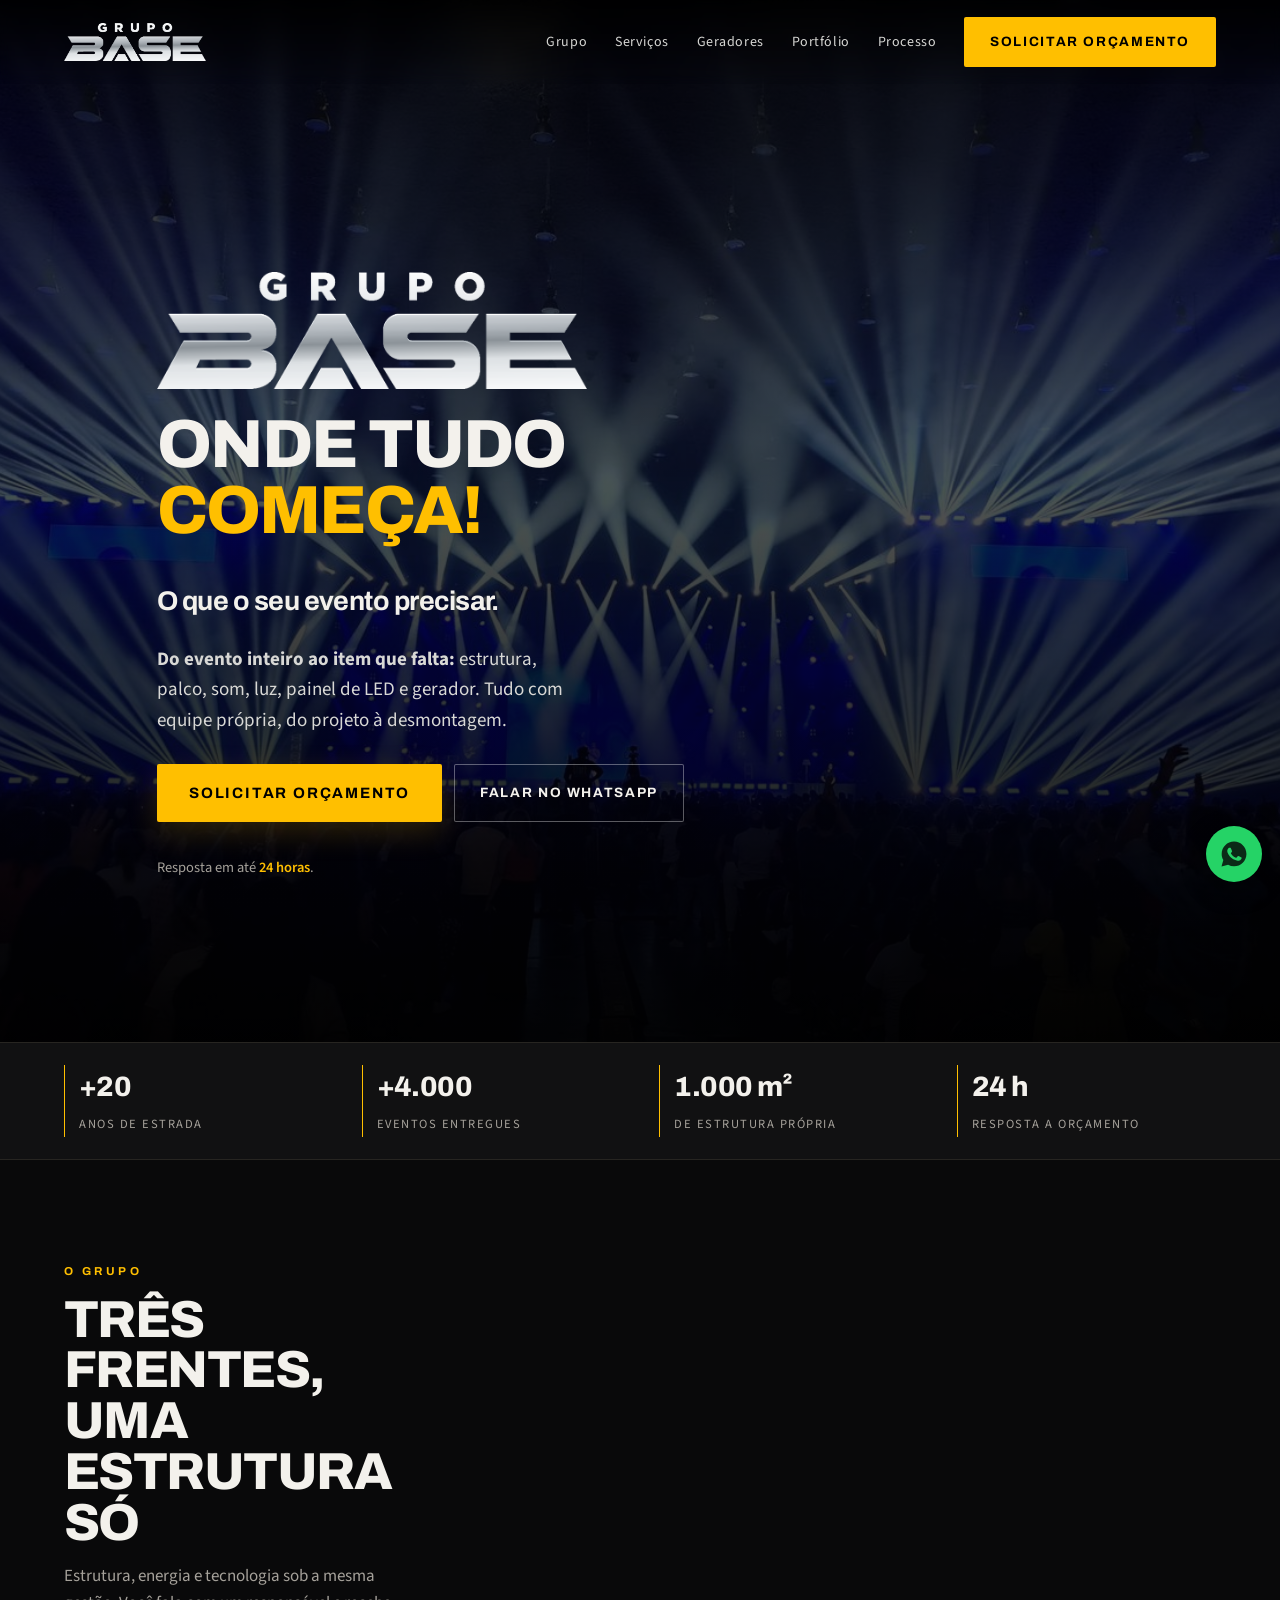
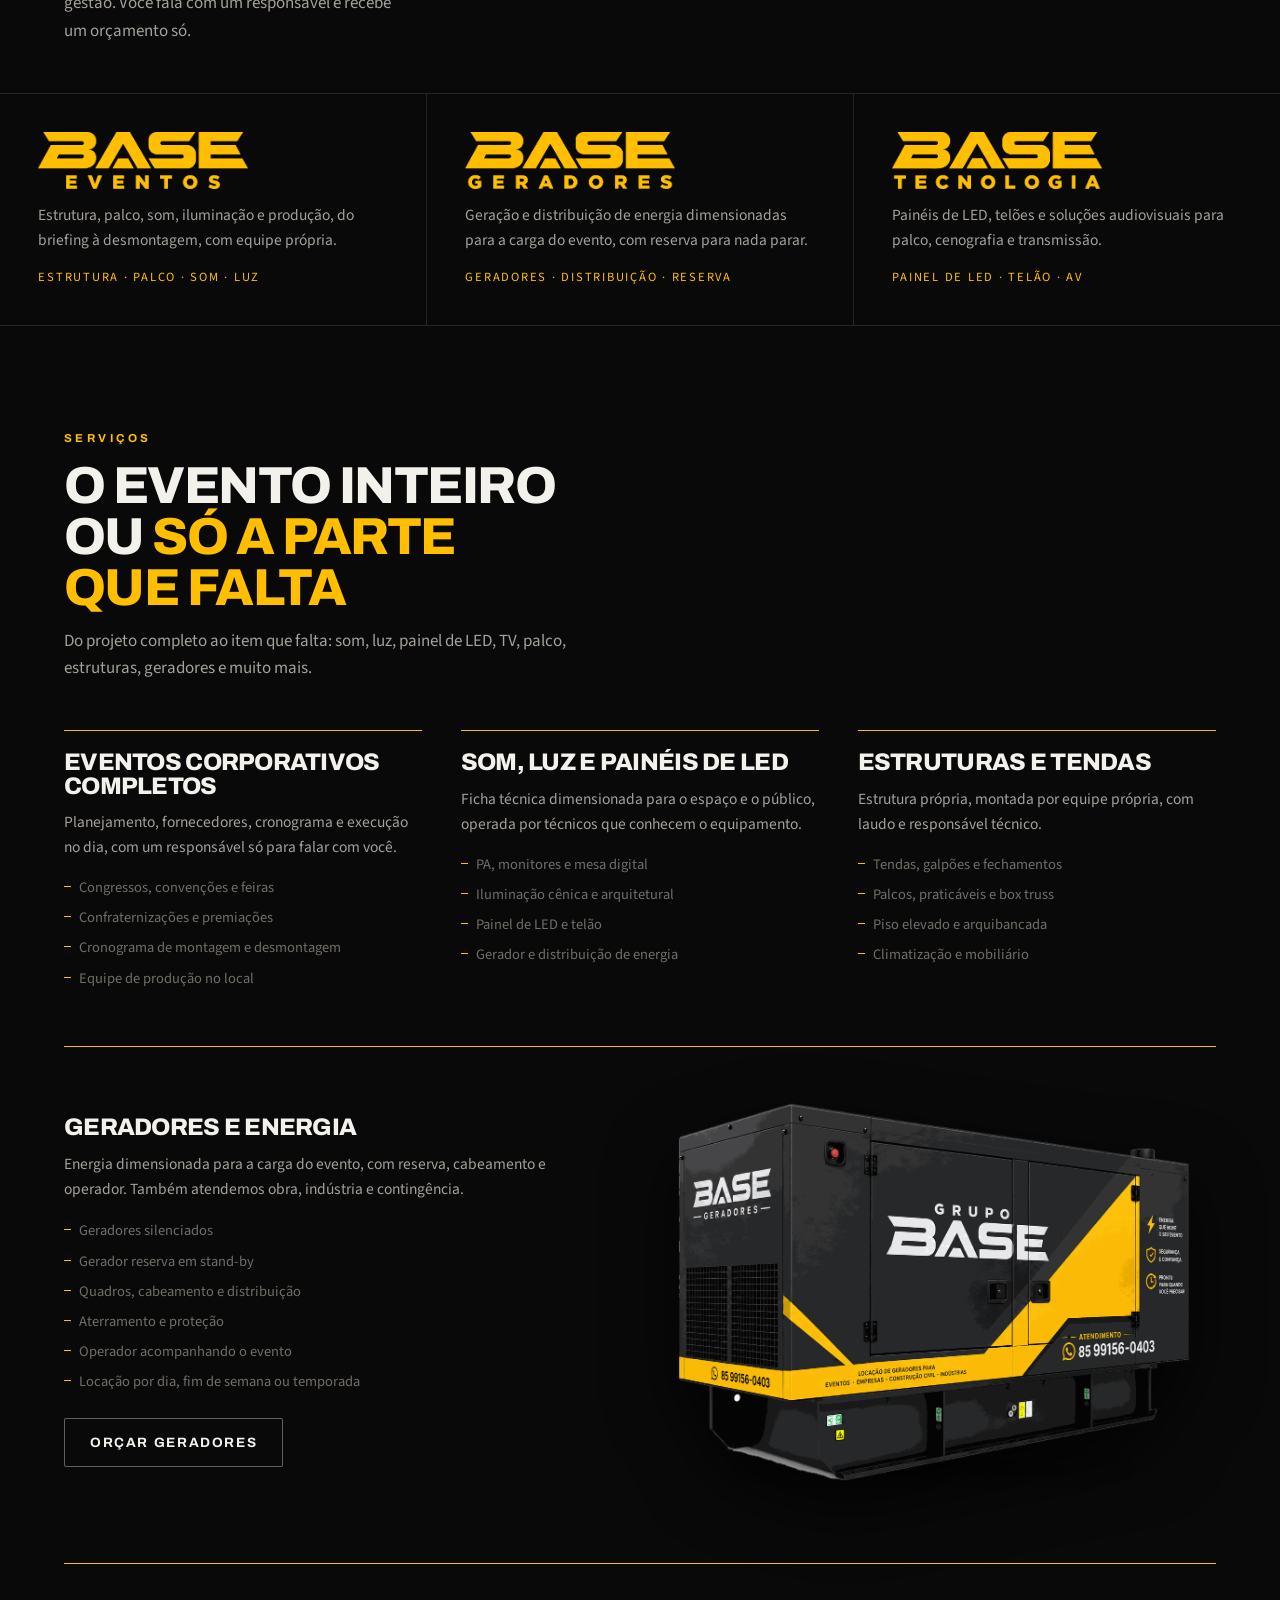
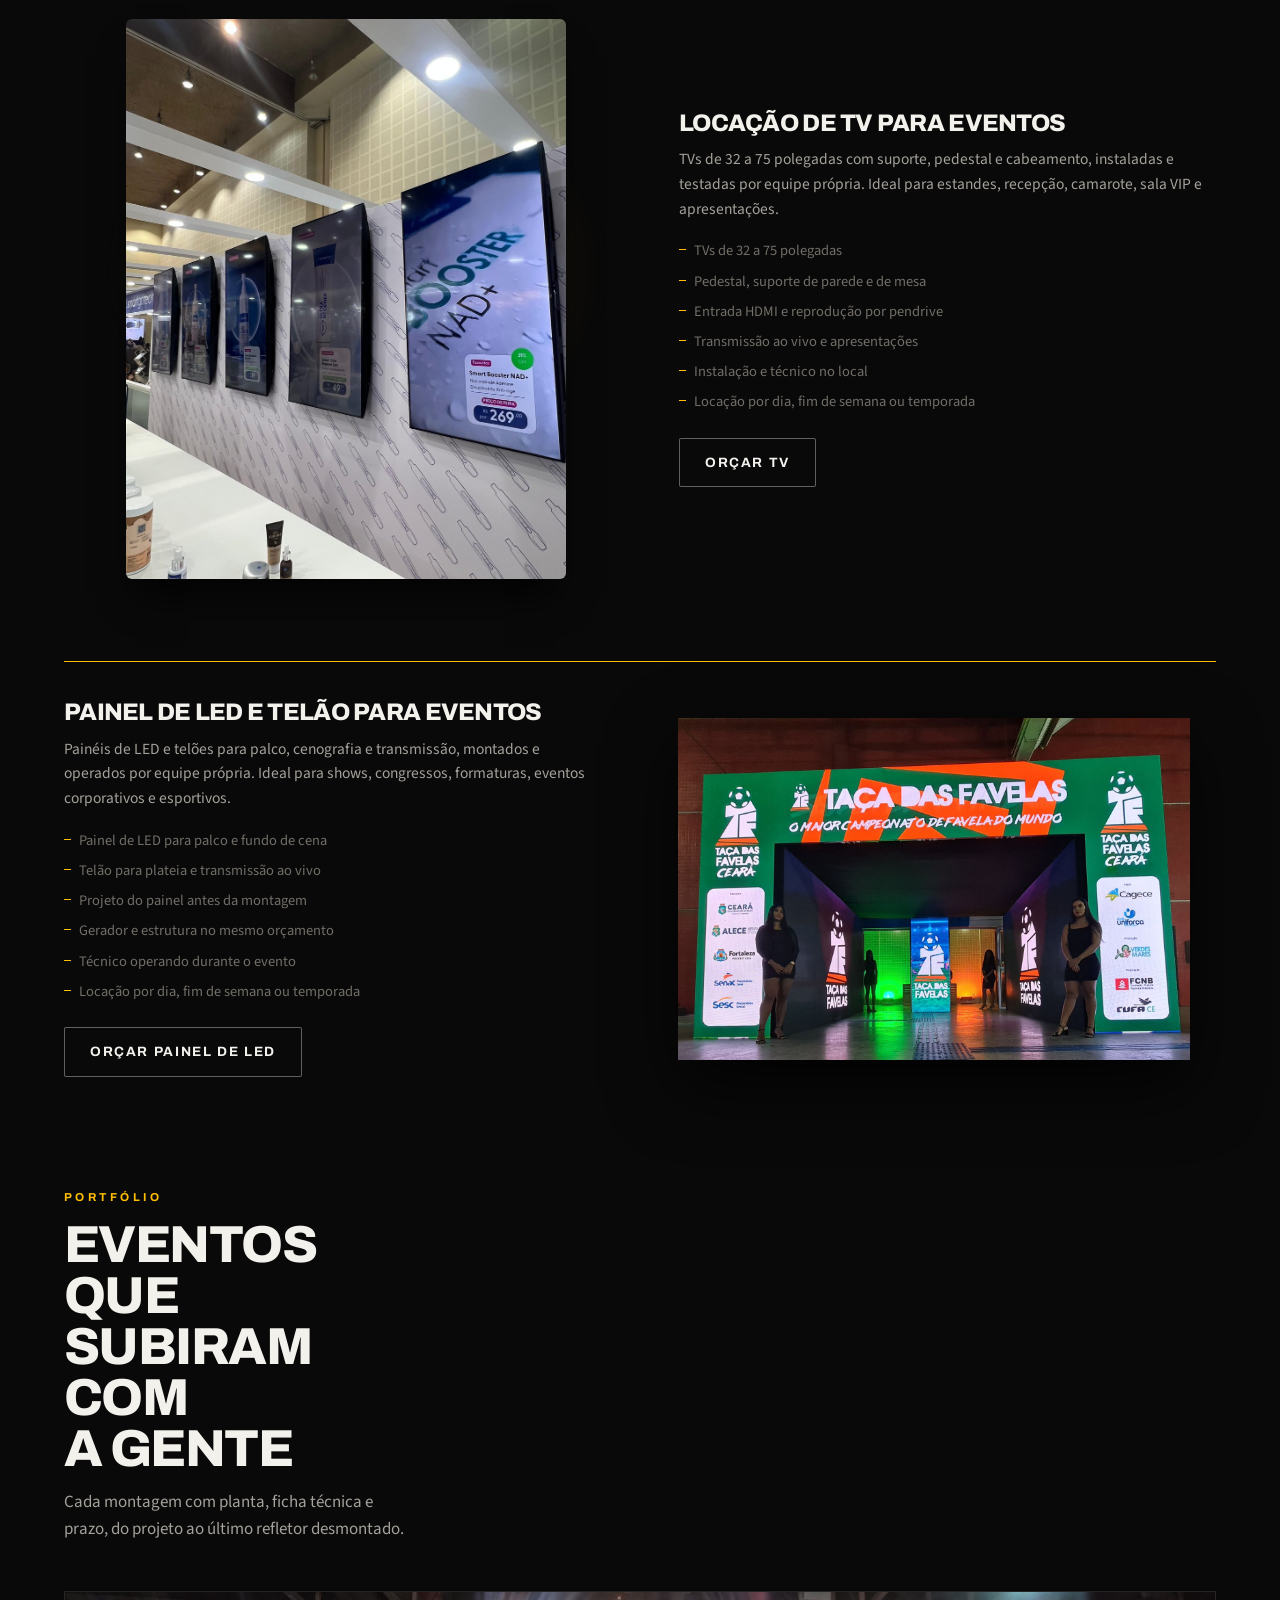
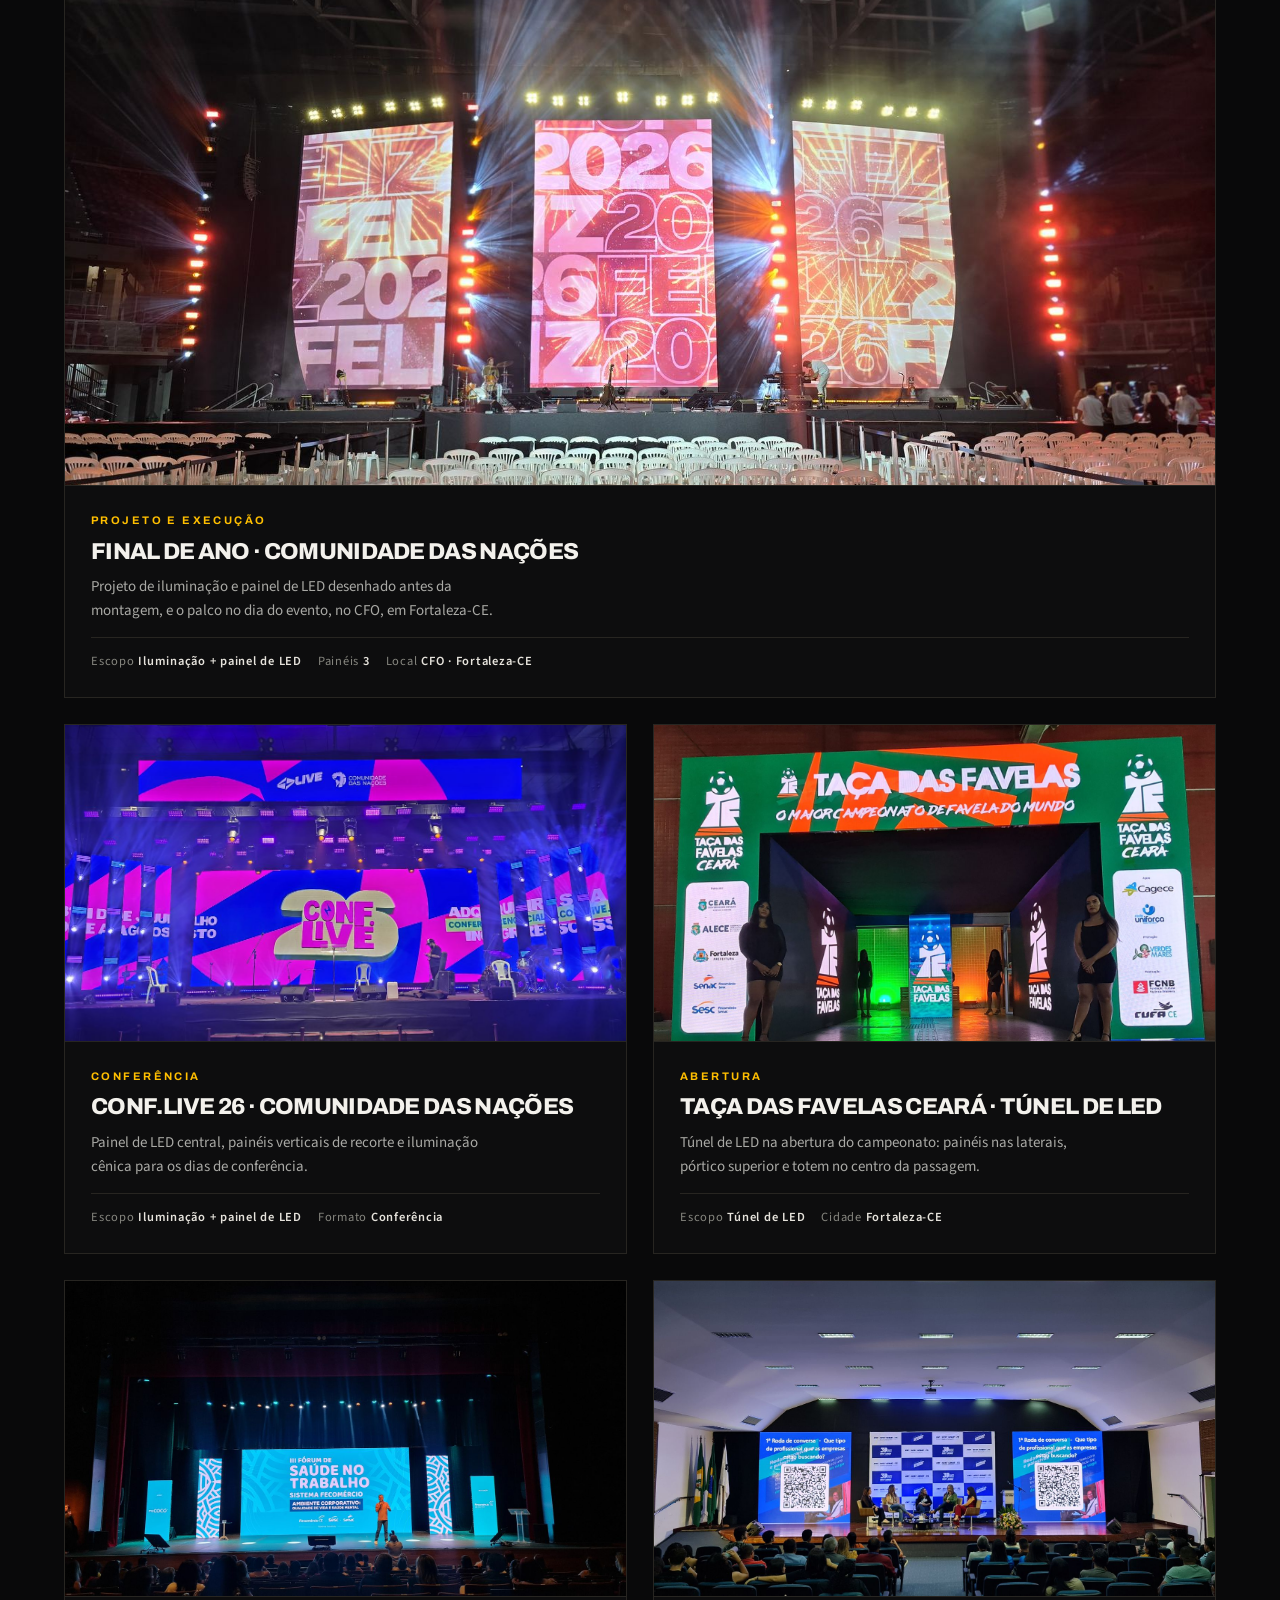
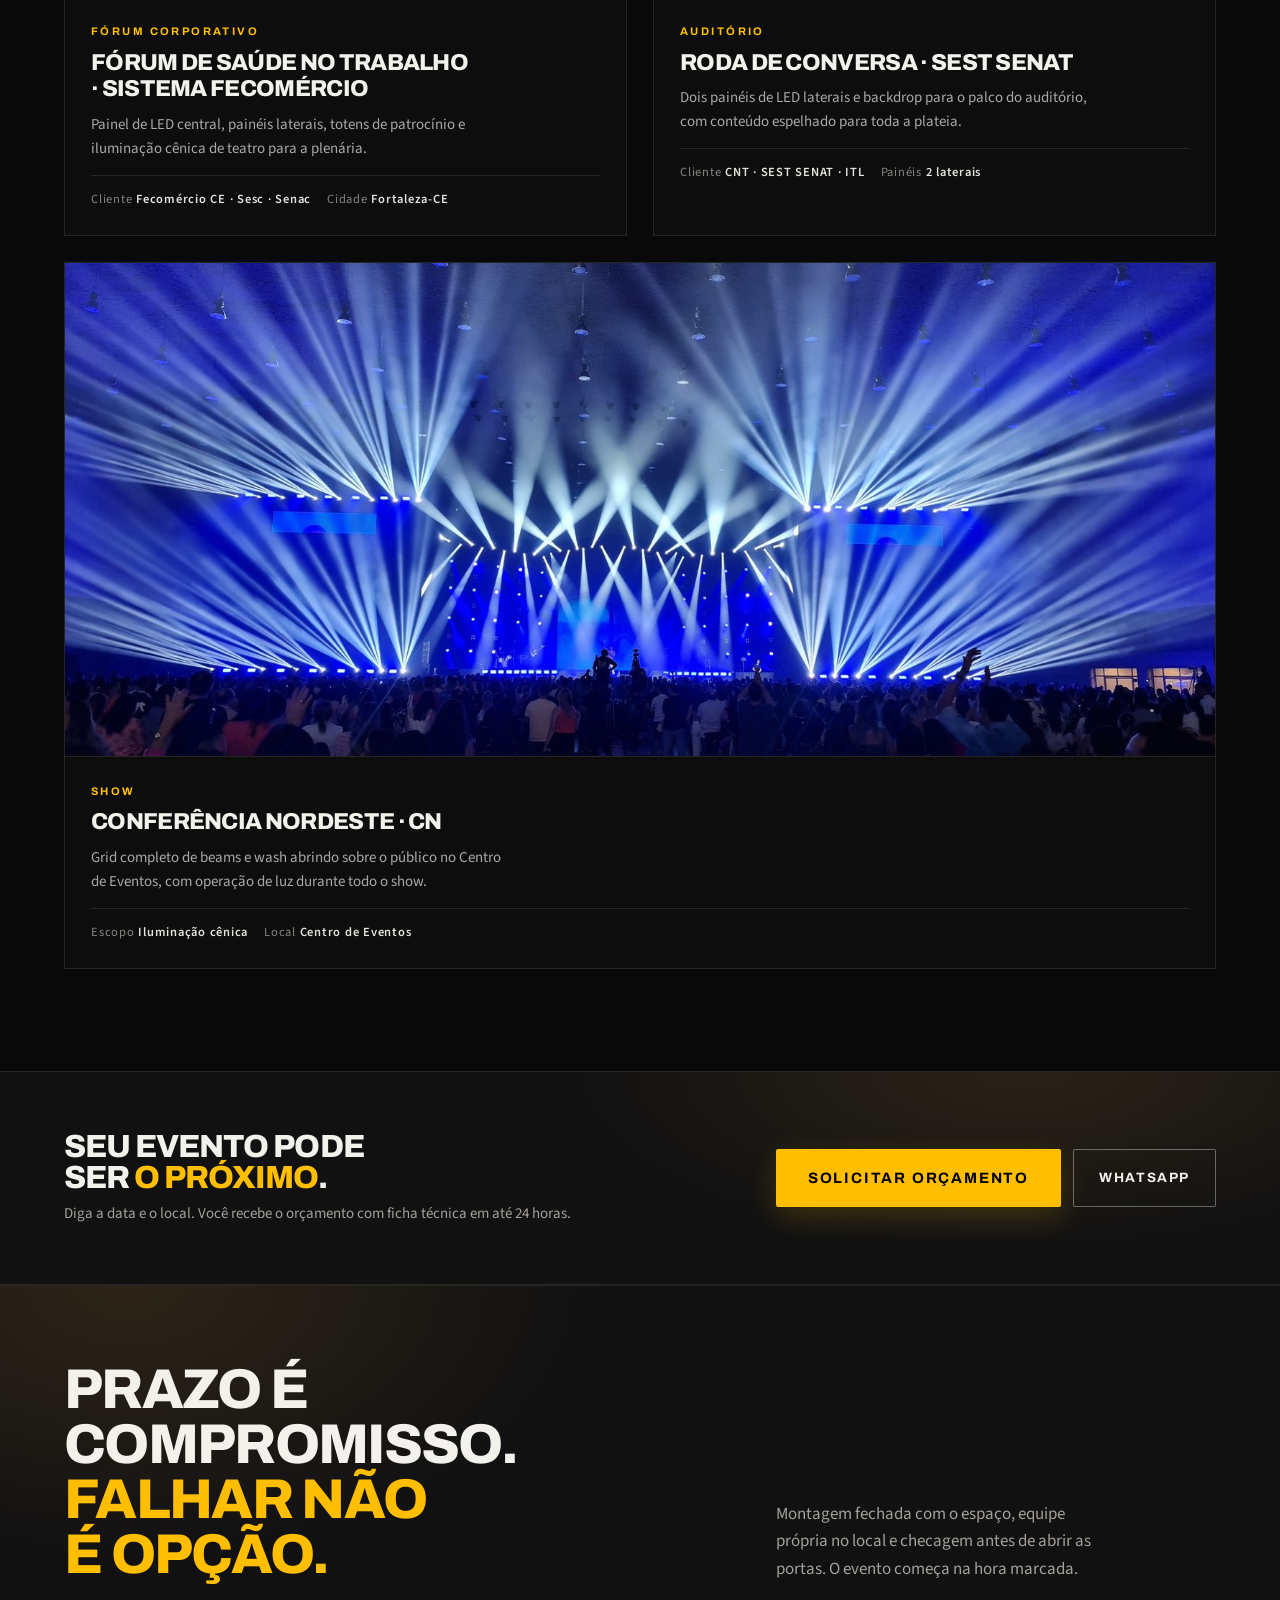
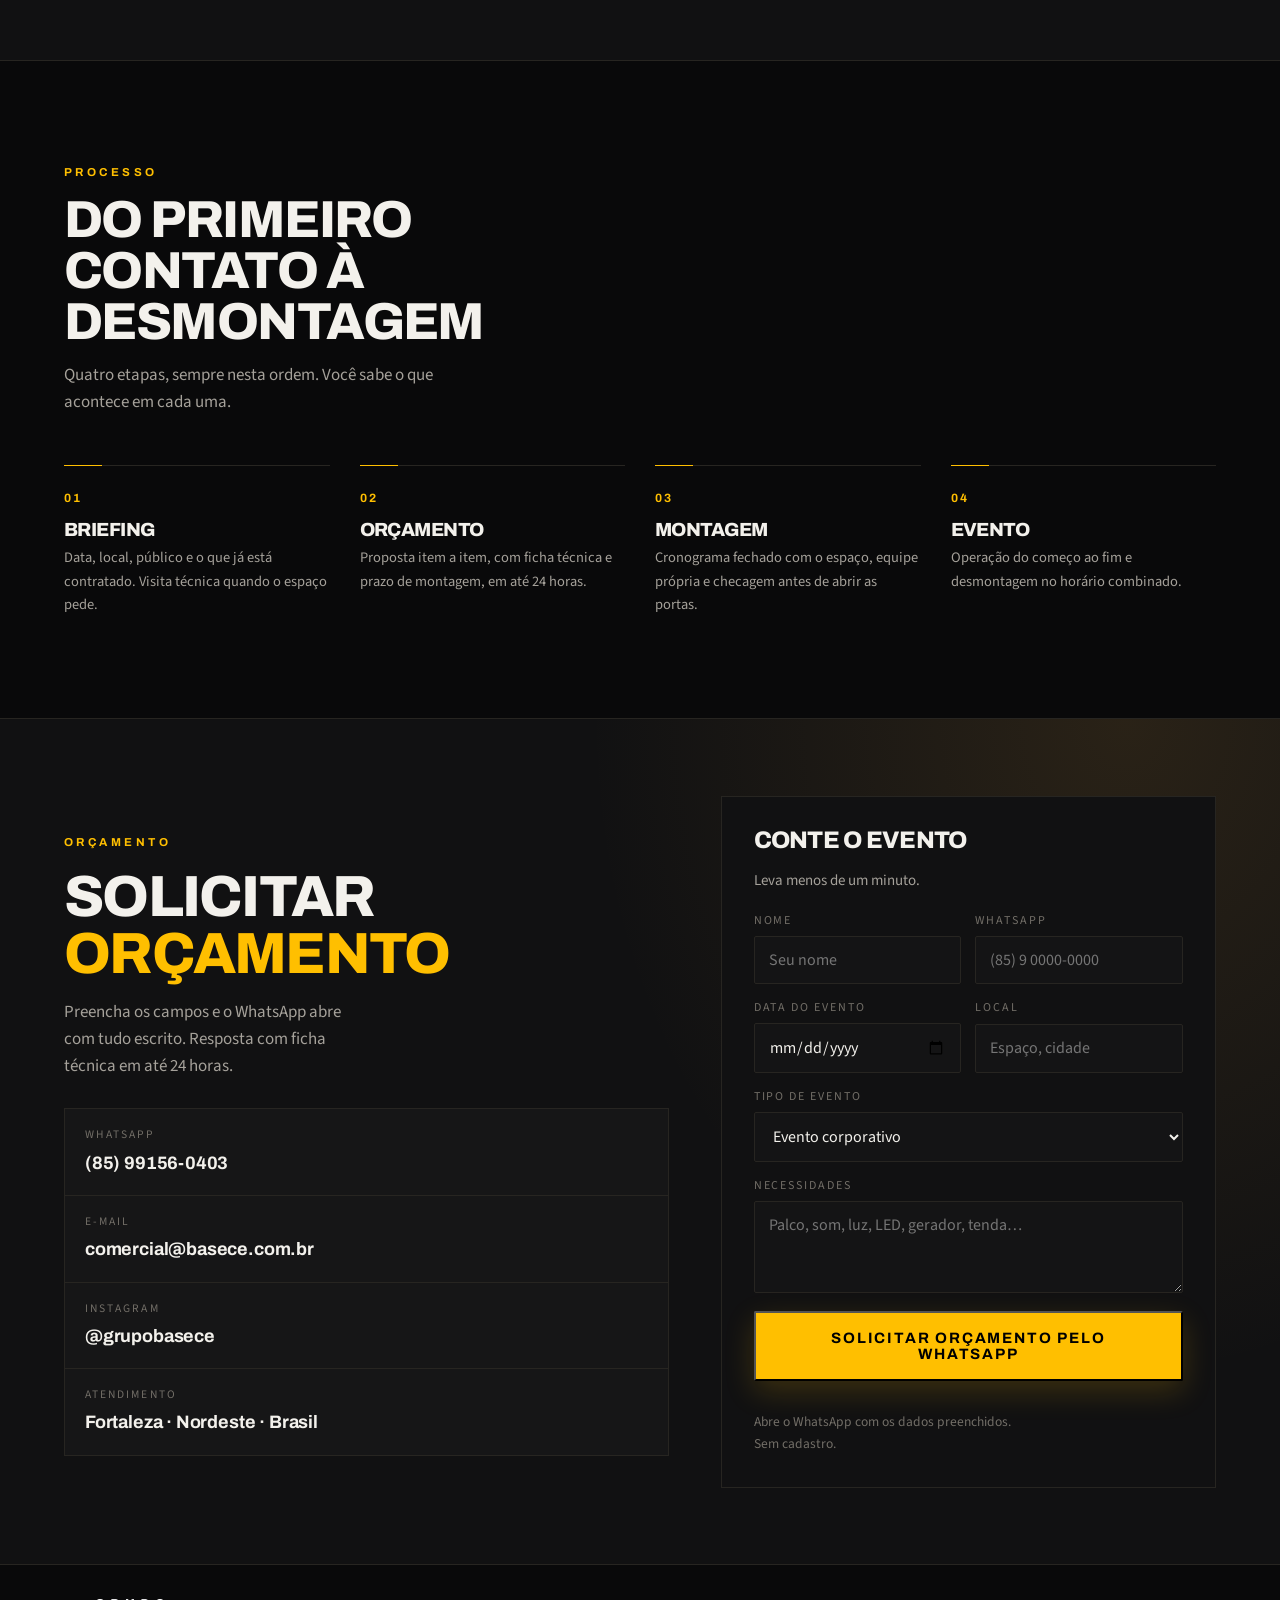
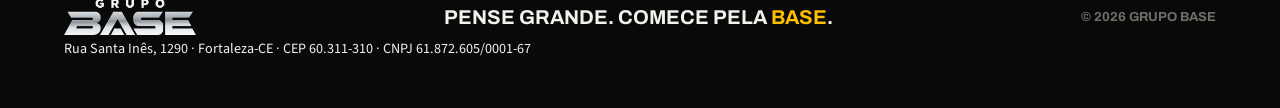
<file: index.html>
<!DOCTYPE html>
<html lang="pt-BR">
<head>
<meta charset="utf-8">
<meta name="viewport" content="width=device-width, initial-scale=1">
<title>Grupo BASE | Estrutura, palco, som, luz e LED para eventos</title>
<meta name="description" content="Grupo BASE: do evento inteiro ao item que falta: estrutura, palco, som, luz, painel de LED e gerador, com equipe própria. Orçamento com ficha técnica em até 24 horas.">
<meta name="theme-color" content="#09090A">
<meta name="author" content="Grupo BASE">
<link rel="canonical" href="https://www.basece.com.br/">
<meta property="og:type" content="website">
<meta property="og:site_name" content="Grupo BASE">
<meta property="og:title" content="Grupo BASE | Onde tudo começa!">
<meta property="og:description" content="Do evento inteiro ao item que falta: estrutura, palco, som, luz, painel de LED e gerador, com equipe própria.">
<meta property="og:locale" content="pt_BR">
<meta property="og:url" content="https://www.basece.com.br/">
<meta property="og:image" content="https://www.basece.com.br/assets/img/og-cover.jpg">
<meta name="twitter:card" content="summary_large_image">
<meta name="twitter:title" content="Grupo BASE | Onde tudo começa!">
<meta name="twitter:description" content="Do evento inteiro ao item que falta: estrutura, palco, som, luz, painel de LED e gerador.">
<meta name="twitter:image" content="https://www.basece.com.br/assets/img/og-cover.jpg">
<link rel="icon" href="assets/img/favicon.png" type="image/png">
<link rel="apple-touch-icon" href="assets/img/apple-touch-icon.png">
<link rel="manifest" href="site.webmanifest">
<link rel="preconnect" href="https://fonts.googleapis.com">
<link rel="preconnect" href="https://fonts.gstatic.com" crossorigin>
<link rel="stylesheet" href="https://fonts.googleapis.com/css2?family=Archivo:wght@500;700;800&family=Source+Sans+3:wght@300;400;600&display=swap">
<link rel="stylesheet" href="assets/css/site.css">
<script type="application/ld+json">
{
  "@context": "https://schema.org",
  "@type": "LocalBusiness",
  "name": "Grupo BASE",
  "description": "Estrutura, palco, som, luz, painel de LED e gerador para eventos, com equipe própria.",
  "url": "https://www.basece.com.br/",
  "email": "comercial@basece.com.br",
  "telephone": "+55-85-99156-0403",
  "image": "https://www.basece.com.br/assets/img/og-cover.jpg",
  "areaServed": ["Fortaleza", "Ceará", "Nordeste", "Brasil"],
  "address": {
    "@type": "PostalAddress",
    "streetAddress": "Rua Santa Inês, 1290",
    "postalCode": "60311-310",
    "addressLocality": "Fortaleza",
    "addressRegion": "CE",
    "addressCountry": "BR"
  }
}
</script>
<!-- Google tag (gtag.js) - Google Ads -->
<script async src="https://www.googletagmanager.com/gtag/js?id=AW-18570167812"></script>
<script>
  window.dataLayer = window.dataLayer || [];
  function gtag(){dataLayer.push(arguments);}
  gtag('js', new Date());
  gtag('config', 'AW-18570167812');
</script>
<!-- Conversão Google Ads: clique em link de WhatsApp e envio do formulário de orçamento -->
<script>
  (function () {
    var SEND_TO = 'AW-18570167812/xyPaCOaq4bcdEISM-ZZF';
    function conv() { try { gtag('event', 'conversion', {'send_to': SEND_TO}); } catch (e) {} }
    document.addEventListener('click', function (e) {
      var a = e.target.closest && e.target.closest('a');
      if (a && a.href && (a.href.indexOf('wa.me') > -1 || a.href.indexOf('whatsapp.com') > -1)) { conv(); }
    });
    document.addEventListener('submit', function (e) {
      if (e.target && e.target.id === 'form-orcamento') { conv(); }
    });
  })();
</script>
</head>
<body>

<header class="nav"><div class="wrap nav-in">
  <a class="mk mk--nav" href="#topo" aria-label="Grupo BASE"><img src="assets/img/logo-grupo-base.png" alt="Grupo BASE" width="966" height="261"></a>
  <a class="l" href="#grupo">Grupo</a>
  <a class="l" href="#servicos">Serviços</a>
  <a class="l" href="#geradores">Geradores</a>
  <a class="l" href="#trabalhos">Portfólio</a>
  <a class="l" href="#processo">Processo</a>
  <a class="btn" href="#orcamento">Solicitar orçamento</a>
</div></header>

<main id="topo">
  <section class="hero">
    <div class="hero-bg"><img src="assets/img/portfolio/conferencia-nordeste.jpg" alt="Grid de luz abrindo sobre o público na Conferência Nordeste"></div>
    <div class="wrap hero-in">
      <span class="mk mk--hero"><img src="assets/img/logo-grupo-base.png" alt="Grupo BASE" width="966" height="261"></span>
      <h1>Onde tudo <em>começa!</em></h1>
      <p class="precisa">O que o seu evento precisar.</p>
      <p class="posic"><strong>Do evento inteiro ao item que falta:</strong> estrutura, palco, som, luz, painel de LED e gerador. Tudo com equipe própria, do projeto à desmontagem.</p>
      <div class="acts">
        <a class="btn big" href="#orcamento">Solicitar orçamento</a>
        <a class="btn ghost" href="https://wa.me/5585991560403?text=Ol%C3%A1%21%20Gostaria%20de%20um%20or%C3%A7amento%20para%20um%20evento." target="_blank" rel="noopener">Falar no WhatsApp</a>
      </div>
      <p class="nota">Resposta em até <b>24 horas</b>.</p>
    </div>
  </section>

  <div class="ticker"><div class="wrap ticker-in">
    <div class="tk"><b>+20</b><span>anos de estrada</span></div><div class="tk"><b>+4.000</b><span>eventos entregues</span></div><div class="tk"><b>1.000 m²</b><span>de estrutura própria</span></div><div class="tk"><b>24 h</b><span>resposta a orçamento</span></div>
  </div></div>

  <section id="grupo" style="padding-bottom:0"><div class="wrap">
    <div class="head"><span class="eyebrow">O Grupo</span><h2>Três frentes, uma estrutura só</h2>
      <p>Estrutura, energia e tecnologia sob a mesma gestão. Você fala com um responsável e recebe um orçamento só.</p></div>
  </div>
  <div class="brands"><article class="brand"><img src="assets/img/marca-eventos.png" alt="Base Eventos"><p>Estrutura, palco, som, iluminação e produção, do briefing à desmontagem, com equipe própria.</p><span>Estrutura · Palco · Som · Luz</span></article><article class="brand"><img src="assets/img/marca-geradores.png" alt="Base Geradores"><p>Geração e distribuição de energia dimensionadas para a carga do evento, com reserva para nada parar.</p><span>Geradores · Distribuição · Reserva</span></article><article class="brand"><img src="assets/img/marca-tecnologia.png" alt="Base Tecnologia"><p>Painéis de LED, telões e soluções audiovisuais para palco, cenografia e transmissão.</p><span>Painel de LED · Telão · AV</span></article></div></section>

  <section id="servicos"><div class="wrap">
    <div class="head head--wide"><span class="eyebrow">Serviços</span><h2>O evento inteiro ou <em>só a parte que falta</em></h2>
      <p>Do projeto completo ao item que falta: som, luz, painel de LED, TV, palco, estruturas, geradores e muito mais.</p></div>
    <div class="svcs"><article class="svc"><h3>Eventos corporativos completos</h3><p>Planejamento, fornecedores, cronograma e execução no dia, com um responsável só para falar com você.</p><ul><li>Congressos, convenções e feiras</li><li>Confraternizações e premiações</li><li>Cronograma de montagem e desmontagem</li><li>Equipe de produção no local</li></ul></article><article class="svc"><h3>Som, luz e painéis de LED</h3><p>Ficha técnica dimensionada para o espaço e o público, operada por técnicos que conhecem o equipamento.</p><ul><li>PA, monitores e mesa digital</li><li>Iluminação cênica e arquitetural</li><li>Painel de LED e telão</li><li>Gerador e distribuição de energia</li></ul></article><article class="svc"><h3>Estruturas e tendas</h3><p>Estrutura própria, montada por equipe própria, com laudo e responsável técnico.</p><ul><li>Tendas, galpões e fechamentos</li><li>Palcos, praticáveis e box truss</li><li>Piso elevado e arquibancada</li><li>Climatização e mobiliário</li></ul></article><article class="svc svc--wide" id="geradores">
          <div class="svc-wide-txt">
            <h3>Geradores e energia</h3>
            <p>Energia dimensionada para a carga do evento, com reserva, cabeamento e operador. Também atendemos obra, indústria e contingência.</p>
            <ul><li>Geradores silenciados</li><li>Gerador reserva em stand-by</li><li>Quadros, cabeamento e distribuição</li><li>Aterramento e proteção</li><li>Operador acompanhando o evento</li><li>Locação por dia, fim de semana ou temporada</li></ul>
            <a class="btn ghost svc-wide-cta" href="https://wa.me/5585991560403?text=Ol%C3%A1%21%20Quero%20um%20or%C3%A7amento%20de%20loca%C3%A7%C3%A3o%20de%20gerador." target="_blank" rel="noopener">Orçar geradores</a>
          </div>
          <figure class="svc-wide-foto">
            <img loading="lazy" src="assets/img/gerador-base.png" alt="Gerador silenciado da frota Base Geradores, com a identidade do Grupo BASE" width="1100" height="811">
          </figure>
        </article><article class="svc svc--wide svc--rev" id="tv">
          <figure class="svc-wide-foto svc-foto--tv">
            <img loading="lazy" src="assets/img/tv-base.jpg" alt="TV de LED para locação da Base Eventos, em evento" width="1000" height="1333" onerror="this.closest('.svc--wide').classList.add('sem-foto');this.closest('figure').remove()">
          </figure>
          <div class="svc-wide-txt">
            <h3>Locação de TV para eventos</h3>
            <p>TVs de 32 a 75 polegadas com suporte, pedestal e cabeamento, instaladas e testadas por equipe própria. Ideal para estandes, recepção, camarote, sala VIP e apresentações.</p>
            <ul><li>TVs de 32 a 75 polegadas</li><li>Pedestal, suporte de parede e de mesa</li><li>Entrada HDMI e reprodução por pendrive</li><li>Transmissão ao vivo e apresentações</li><li>Instalação e técnico no local</li><li>Locação por dia, fim de semana ou temporada</li></ul>
            <a class="btn ghost svc-wide-cta" href="https://wa.me/5585991560403?text=Ol%C3%A1%21%20Quero%20um%20or%C3%A7amento%20de%20loca%C3%A7%C3%A3o%20de%20TV." target="_blank" rel="noopener">Orçar TV</a>
          </div>
        </article>
        <article class="svc svc--wide" id="led">
          <div class="svc-wide-txt">
            <h3>Painel de LED e telão para eventos</h3>
            <p>Painéis de LED e telões para palco, cenografia e transmissão, montados e operados por equipe própria. Ideal para shows, congressos, formaturas, eventos corporativos e esportivos.</p>
            <ul><li>Painel de LED para palco e fundo de cena</li><li>Telão para plateia e transmissão ao vivo</li><li>Projeto do painel antes da montagem</li><li>Gerador e estrutura no mesmo orçamento</li><li>Técnico operando durante o evento</li><li>Locação por dia, fim de semana ou temporada</li></ul>
            <a class="btn ghost svc-wide-cta" href="https://wa.me/5585991560403?text=Ol%C3%A1%21%20Quero%20um%20or%C3%A7amento%20de%20painel%20de%20LED." target="_blank" rel="noopener">Orçar painel de LED</a>
          </div>
          <figure class="svc-wide-foto">
            <img loading="lazy" src="assets/img/portfolio/taca-favelas-tunel-led.jpg" alt="Túnel de LED montado pela Base Eventos na Taça das Favelas Ceará" width="1500" height="1000" onerror="this.closest('.svc--wide').classList.add('sem-foto');this.closest('figure').remove()">
          </figure>
        </article></div>
  </div></section>

  <section id="trabalhos" style="padding-top:0"><div class="wrap">
    <div class="head"><span class="eyebrow">Portfólio</span><h2>Eventos que subiram com a gente</h2>
      <p>Cada montagem com planta, ficha técnica e prazo, do projeto ao último refletor desmontado.</p></div>
    <div class="reel">
              <a class="shotcard tall" href="#orcamento">
          <figure><img loading="lazy" src="assets/img/portfolio/cn-final-ano-execucao.jpg" alt="Final de ano · Comunidade das Nações"></figure>
          <div class="ov"><span class="k">Projeto e execução</span><h3>Final de ano · Comunidade das Nações</h3>
            <p>Projeto de iluminação e painel de LED desenhado antes da montagem, e o palco no dia do evento, no CFO, em Fortaleza-CE.</p><div class="fx"><span>Escopo <b>Iluminação + painel de LED</b></span><span>Painéis <b>3</b></span><span>Local <b>CFO · Fortaleza-CE</b></span></div></div>
        </a>
      <div class="row2">        <a class="shotcard " href="#orcamento">
          <figure><img loading="lazy" src="assets/img/portfolio/conf-live-26.jpg" alt="CONF.LIVE 26 · Comunidade das Nações"></figure>
          <div class="ov"><span class="k">Conferência</span><h3>CONF.LIVE 26 · Comunidade das Nações</h3>
            <p>Painel de LED central, painéis verticais de recorte e iluminação cênica para os dias de conferência.</p><div class="fx"><span>Escopo <b>Iluminação + painel de LED</b></span><span>Formato <b>Conferência</b></span></div></div>
        </a>        <a class="shotcard " href="#orcamento">
          <figure><img loading="lazy" src="assets/img/portfolio/taca-favelas-tunel-led.jpg" alt="Taça das Favelas Ceará · túnel de LED"></figure>
          <div class="ov"><span class="k">Abertura</span><h3>Taça das Favelas Ceará · túnel de LED</h3>
            <p>Túnel de LED na abertura do campeonato: painéis nas laterais, pórtico superior e totem no centro da passagem.</p><div class="fx"><span>Escopo <b>Túnel de LED</b></span><span>Cidade <b>Fortaleza-CE</b></span></div></div>
        </a></div>
      <div class="row2">        <a class="shotcard " href="#orcamento">
          <figure><img loading="lazy" src="assets/img/portfolio/forum-saude-fecomercio.jpg" alt="Fórum de Saúde no Trabalho · Sistema Fecomércio"></figure>
          <div class="ov"><span class="k">Fórum corporativo</span><h3>Fórum de Saúde no Trabalho · Sistema Fecomércio</h3>
            <p>Painel de LED central, painéis laterais, totens de patrocínio e iluminação cênica de teatro para a plenária.</p><div class="fx"><span>Cliente <b>Fecomércio CE · Sesc · Senac</b></span><span>Cidade <b>Fortaleza-CE</b></span></div></div>
        </a>        <a class="shotcard " href="#orcamento">
          <figure><img loading="lazy" src="assets/img/portfolio/sest-senat.jpg" alt="Roda de conversa · SEST SENAT"></figure>
          <div class="ov"><span class="k">Auditório</span><h3>Roda de conversa · SEST SENAT</h3>
            <p>Dois painéis de LED laterais e backdrop para o palco do auditório, com conteúdo espelhado para toda a plateia.</p><div class="fx"><span>Cliente <b>CNT · SEST SENAT · ITL</b></span><span>Painéis <b>2 laterais</b></span></div></div>
        </a></div>
              <a class="shotcard tall" href="#orcamento">
          <figure><img loading="lazy" src="assets/img/portfolio/conferencia-nordeste.jpg" alt="Conferência Nordeste · CN"></figure>
          <div class="ov"><span class="k">Show</span><h3>Conferência Nordeste · CN</h3>
            <p>Grid completo de beams e wash abrindo sobre o público no Centro de Eventos, com operação de luz durante todo o show.</p><div class="fx"><span>Escopo <b>Iluminação cênica</b></span><span>Local <b>Centro de Eventos</b></span></div></div>
        </a>
    </div>
  </div></section>

  <div class="ctaband"><div class="wrap ctaband-in">
    <div><h3>Seu evento pode ser <em>o próximo</em>.</h3>
      <p>Diga a data e o local. Você recebe o orçamento com ficha técnica em até 24 horas.</p></div>
    <div class="acts">
      <a class="btn big" href="#orcamento">Solicitar orçamento</a>
      <a class="btn ghost" href="https://wa.me/5585991560403?text=Ol%C3%A1%21%20Gostaria%20de%20um%20or%C3%A7amento%20para%20um%20evento." target="_blank" rel="noopener">WhatsApp</a>
    </div>
  </div></div>

  <div class="claim"><div class="wrap claim-in">
    <h2>Prazo é compromisso. <em>Falhar não é opção.</em></h2>
    <p>Montagem fechada com o espaço, equipe própria no local e checagem antes de abrir as portas. O evento começa na hora marcada.</p>
  </div></div>

  <section id="processo"><div class="wrap">
    <div class="head"><span class="eyebrow">Processo</span><h2>Do primeiro contato à desmontagem</h2>
      <p>Quatro etapas, sempre nesta ordem. Você sabe o que acontece em cada uma.</p></div>
    <div class="flow">
      <div class="st"><b></b><h3>Briefing</h3><p>Data, local, público e o que já está contratado. Visita técnica quando o espaço pede.</p></div><div class="st"><b></b><h3>Orçamento</h3><p>Proposta item a item, com ficha técnica e prazo de montagem, em até 24 horas.</p></div><div class="st"><b></b><h3>Montagem</h3><p>Cronograma fechado com o espaço, equipe própria e checagem antes de abrir as portas.</p></div><div class="st"><b></b><h3>Evento</h3><p>Operação do começo ao fim e desmontagem no horário combinado.</p></div>
    </div>
  </div></section>

  <div class="cta" id="orcamento"><div class="wrap cta-in">
    <div>
      <span class="eyebrow">Orçamento</span>
      <h2 style="margin-top:14px">Solicitar <em>orçamento</em></h2>
      <p>Preencha os campos e o WhatsApp abre com tudo escrito. Resposta com ficha técnica em até 24 horas.</p>
      <div class="rows" style="margin-top:28px">
        <a href="https://wa.me/5585991560403?text=Ol%C3%A1%21%20Gostaria%20de%20um%20or%C3%A7amento%20para%20um%20evento." target="_blank" rel="noopener"><span>WhatsApp</span><b>(85) 99156-0403</b></a>
        <a href="mailto:comercial@basece.com.br"><span>E-mail</span><b>comercial@basece.com.br</b></a>
        <a href="https://instagram.com/grupobasece" target="_blank" rel="noopener"><span>Instagram</span><b>@grupobasece</b></a>
        <div><span>Atendimento</span><b>Fortaleza · Nordeste · Brasil</b></div>
      </div>
    </div>
    <div class="form-wrap">
      <h3>Conte o evento</h3>
      <p class="sub">Leva menos de um minuto.</p>
      <form class="form" id="form-orcamento">
        <div class="duo">
          <label>Nome<input name="nome" type="text" required placeholder="Seu nome"></label>
          <label>WhatsApp<input name="whats" type="tel" required placeholder="(85) 9 0000-0000"></label>
        </div>
        <div class="duo">
          <label>Data do evento<input name="data" type="date"></label>
          <label>Local<input name="local" type="text" placeholder="Espaço, cidade"></label>
        </div>
        <label>Tipo de evento
          <select name="tipo">
            <option>Evento corporativo</option><option>Congresso ou convenção</option>
            <option>Confraternização</option><option>Show</option><option>Feira</option>
            <option>Locação de gerador</option><option>Outro</option>
          </select>
        </label>
        <label>Necessidades<textarea name="necessidades" placeholder="Palco, som, luz, LED, gerador, tenda…"></textarea></label>
        <button class="btn big send" type="submit">Solicitar orçamento pelo WhatsApp</button>
        <p class="hint">Abre o WhatsApp com os dados preenchidos. Sem cadastro.</p>
      </form>
    </div>
  </div></div>
</main>

<a class="wafloat" href="https://wa.me/5585991560403?text=Ol%C3%A1%21%20Gostaria%20de%20um%20or%C3%A7amento%20para%20um%20evento." target="_blank" rel="noopener" aria-label="Falar no WhatsApp"><svg viewBox="0 0 24 24" aria-hidden="true"><path d="M12.04 2c-5.46 0-9.9 4.44-9.9 9.9 0 1.75.46 3.45 1.32 4.95L2 22l5.3-1.39a9.86 9.86 0 0 0 4.74 1.21h.01c5.46 0 9.9-4.44 9.9-9.9S17.5 2 12.04 2zm5.8 14.05c-.24.68-1.42 1.3-1.95 1.34-.52.05-1 .24-3.37-.7-2.84-1.12-4.63-3.98-4.77-4.17-.14-.19-1.14-1.51-1.14-2.88s.72-2.05.98-2.33c.26-.28.56-.35.75-.35h.54c.17 0 .41-.07.64.49.24.56.81 1.95.88 2.09.07.14.12.3.02.49-.1.19-.14.3-.28.47-.14.16-.3.36-.42.48-.14.14-.29.29-.12.57.17.28.74 1.22 1.59 1.98 1.09.97 2.01 1.27 2.29 1.41.28.14.45.12.61-.07.17-.19.7-.82.89-1.1.19-.28.37-.23.63-.14.26.09 1.64.77 1.92.91.28.14.47.21.54.33.07.12.07.68-.17 1.36z"/></svg></a>

<footer><div class="wrap">
  <div class="foot">
    <span class="mk mk--foot"><img src="assets/img/logo-grupo-base.png" alt="Grupo BASE" width="966" height="261"></span>
    <p class="sig">Pense grande. Comece pela <em>BASE</em>.</p>
    <p class="sig" style="font-size:13px;color:#726E67">© <span id="ano">2026</span> Grupo BASE</p>
  </div>
  <small>Rua Santa Inês, 1290 · Fortaleza-CE · CEP 60.311-310 · CNPJ 61.872.605/0001-67</small>
</div></footer>
<script src="assets/js/site.js" defer></script>
</body>
</html>
</file>
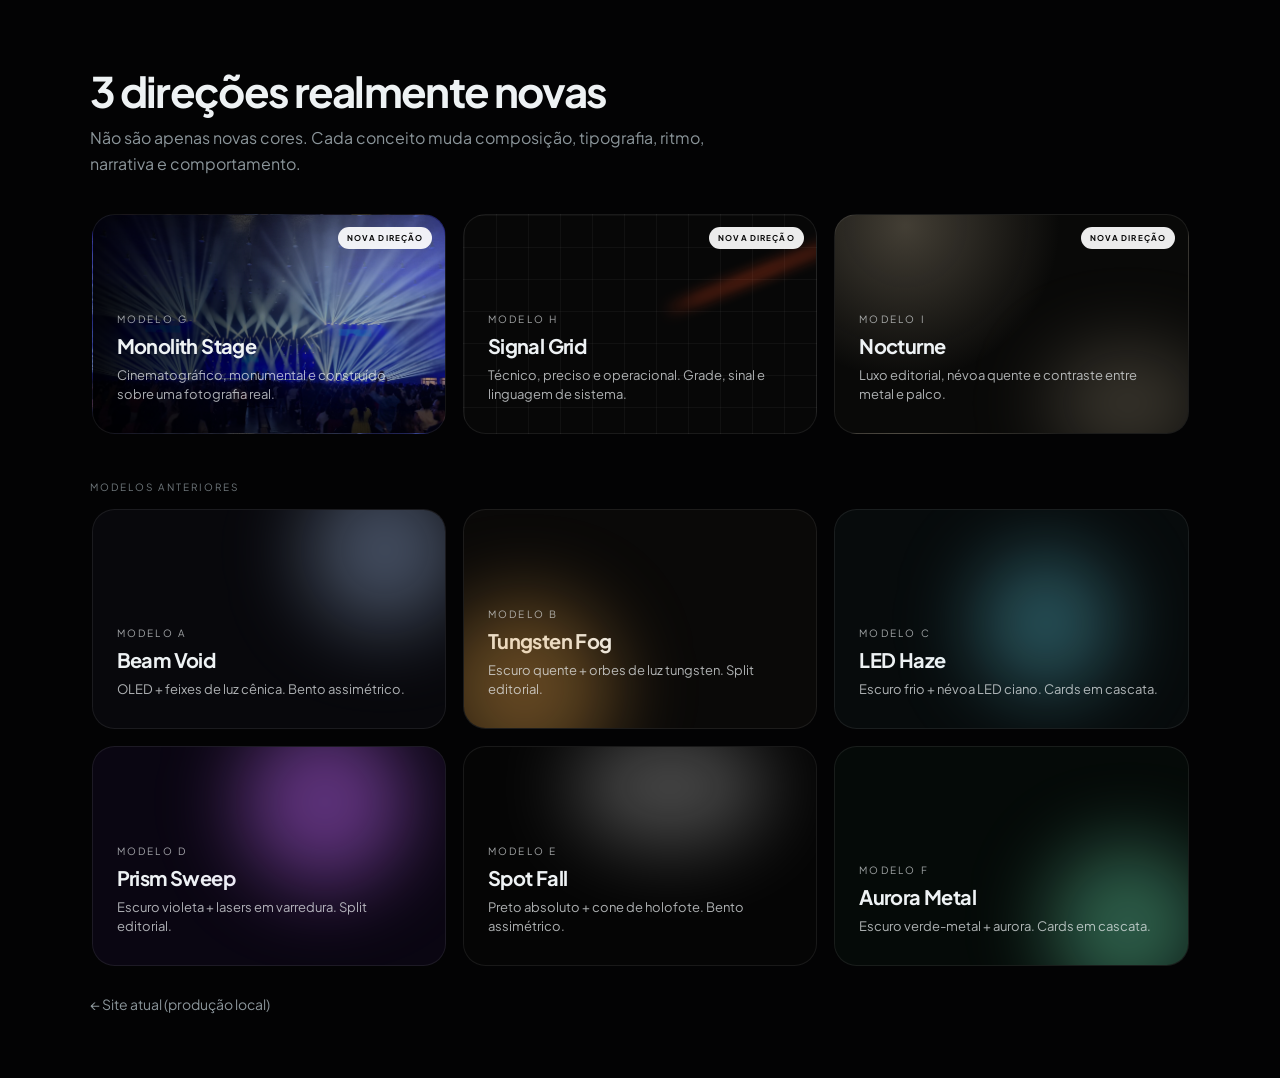
<file: models/index.html>
<!DOCTYPE html>
<html lang="pt-BR">
<head>
  <meta charset="utf-8">
  <meta name="viewport" content="width=device-width, initial-scale=1">
  <title>BASE — 3 novas direções</title>
  <meta name="robots" content="noindex">
  <link rel="preconnect" href="https://fonts.googleapis.com">
  <link rel="preconnect" href="https://fonts.gstatic.com" crossorigin>
  <link rel="stylesheet" href="https://fonts.googleapis.com/css2?family=Plus+Jakarta+Sans:wght@500;600;700&display=swap">
  <style>
    :root { --ease: cubic-bezier(0.32, 0.72, 0, 1); }
    * { box-sizing: border-box; }
    body {
      margin: 0; min-height: 100dvh;
      font-family: "Plus Jakarta Sans", system-ui, sans-serif;
      background: #030304; color: #eef2f4;
      display: grid; place-items: center;
      padding: clamp(24px, 6vw, 64px);
    }
    .wrap { width: min(1100px, 100%); }
    h1 { font-size: clamp(28px, 5vw, 42px); letter-spacing: -0.04em; margin: 0 0 8px; }
    .lead { color: #8b959a; margin: 0 0 36px; max-width: 54ch; line-height: 1.6; }
    .grid { display: grid; gap: 14px; }
    @media (min-width: 700px) { .grid { grid-template-columns: repeat(2, 1fr); } }
    @media (min-width: 1000px) { .grid { grid-template-columns: repeat(3, 1fr); } }
    a.card {
      text-decoration: none; color: inherit; display: block;
      padding: 1.5px; border-radius: 1.5rem;
      transition: transform 700ms var(--ease);
    }
    a.card:hover { transform: translateY(-4px); }
    a.card:active { transform: scale(0.98); }
    .card-in {
      border-radius: calc(1.5rem - 1.5px);
      padding: 28px 24px; min-height: 220px;
      display: flex; flex-direction: column; justify-content: flex-end; gap: 8px;
      position: relative; overflow: hidden;
      border: 1px solid rgba(255,255,255,0.08);
    }
    .tag { font-size: 10px; letter-spacing: 0.22em; text-transform: uppercase; opacity: 0.65; }
    .card h2 { margin: 0; font-size: 20px; letter-spacing: -0.03em; }
    .card p { margin: 0; font-size: 13px; opacity: 0.72; line-height: 1.5; }
    .orb {
      position: absolute; border-radius: 50%; pointer-events: none; filter: blur(40px);
    }
    .a .card-in { background: #08080c; }
    .a .orb { width: 160px; height: 160px; top: -40px; right: -20px; background: rgba(180,210,255,0.35); }
    .b .card-in { background: #0a0908; }
    .b .orb { width: 180px; height: 180px; bottom: -50px; left: -30px; background: rgba(232,165,74,0.4); }
    .c .card-in { background: #070b0c; }
    .c .orb { width: 140px; height: 140px; top: 20%; left: 40%; background: rgba(94,196,212,0.4); }
    .d .card-in { background: #0a0612; }
    .d .orb { width: 170px; height: 170px; top: -30px; right: 10%; background: rgba(200,107,255,0.45); }
    .e .card-in { background: #050505; }
    .e .orb { width: 200px; height: 120px; top: -20px; left: 30%; background: rgba(255,255,255,0.28); border-radius: 50%; }
    .f .card-in { background: #050a08; }
    .f .orb { width: 160px; height: 160px; bottom: -40px; right: -20px; background: rgba(125,255,200,0.35); }
    .g .card-in {
      background:
        linear-gradient(90deg, rgba(0,0,0,.92), rgba(0,0,0,.2)),
        url("../assets/img/portfolio/conferencia-nordeste.jpg") center/cover;
    }
    .g .orb { width: 220px; height: 120px; top: -10px; right: -50px; background: rgba(190,210,255,.42); }
    .h .card-in {
      background:
        linear-gradient(rgba(255,255,255,.04) 1px, transparent 1px),
        linear-gradient(90deg,rgba(255,255,255,.04) 1px,transparent 1px), #070707;
      background-size: 32px 32px;
    }
    .h .orb { width: 190px; height: 4px; top: 58px; right: -35px; background: #ff4d1f; filter: blur(7px); transform: rotate(-22deg); }
    .i .card-in { background: radial-gradient(circle at 20% 5%,rgba(216,199,168,.28),transparent 44%),#090908; }
    .i .orb { width: 160px; height: 110px; bottom: -25px; right: -20px; background: rgba(216,199,168,.25); }
    .new { position: relative; }
    .new::before {
      content: "NOVA DIREÇÃO"; position: absolute; z-index: 2; top: 15px; right: 15px;
      padding: 6px 9px; border-radius: 999px; background: rgba(255,255,255,.92); color: #050505;
      font-size: 8px; font-weight: 700; letter-spacing: .14em;
    }
    .archive-title { margin: 46px 0 14px; color: #6f777b; font-size: 10px; letter-spacing: .2em; text-transform: uppercase; }
    .back { display: inline-block; margin-top: 28px; color: #8b959a; font-size: 14px; text-decoration: none; }
    .back:hover { color: #eef2f4; }
  </style>
</head>
<body>
  <div class="wrap">
    <h1>3 direções realmente novas</h1>
    <p class="lead">Não são apenas novas cores. Cada conceito muda composição, tipografia, ritmo, narrativa e comportamento.</p>
    <div class="grid">
      <a class="card g new" href="modelo-g.html">
        <div class="card-in">
          <span class="orb" aria-hidden="true"></span>
          <span class="tag">Modelo G</span>
          <h2>Monolith Stage</h2>
          <p>Cinematográfico, monumental e construído sobre uma fotografia real.</p>
        </div>
      </a>
      <a class="card h new" href="modelo-h.html">
        <div class="card-in">
          <span class="orb" aria-hidden="true"></span>
          <span class="tag">Modelo H</span>
          <h2>Signal Grid</h2>
          <p>Técnico, preciso e operacional. Grade, sinal e linguagem de sistema.</p>
        </div>
      </a>
      <a class="card i new" href="modelo-i.html">
        <div class="card-in">
          <span class="orb" aria-hidden="true"></span>
          <span class="tag">Modelo I</span>
          <h2>Nocturne</h2>
          <p>Luxo editorial, névoa quente e contraste entre metal e palco.</p>
        </div>
      </a>
    </div>
    <p class="archive-title">Modelos anteriores</p>
    <div class="grid">
      <a class="card a" href="modelo-a.html">
        <div class="card-in">
          <span class="orb" aria-hidden="true"></span>
          <span class="tag">Modelo A</span>
          <h2>Beam Void</h2>
          <p>OLED + feixes de luz cênica. Bento assimétrico.</p>
        </div>
      </a>
      <a class="card b" href="modelo-b.html">
        <div class="card-in">
          <span class="orb" aria-hidden="true"></span>
          <span class="tag">Modelo B</span>
          <h2>Tungsten Fog</h2>
          <p>Escuro quente + orbes de luz tungsten. Split editorial.</p>
        </div>
      </a>
      <a class="card c" href="modelo-c.html">
        <div class="card-in">
          <span class="orb" aria-hidden="true"></span>
          <span class="tag">Modelo C</span>
          <h2>LED Haze</h2>
          <p>Escuro frio + névoa LED ciano. Cards em cascata.</p>
        </div>
      </a>
      <a class="card d" href="modelo-d.html">
        <div class="card-in">
          <span class="orb" aria-hidden="true"></span>
          <span class="tag">Modelo D</span>
          <h2>Prism Sweep</h2>
          <p>Escuro violeta + lasers em varredura. Split editorial.</p>
        </div>
      </a>
      <a class="card e" href="modelo-e.html">
        <div class="card-in">
          <span class="orb" aria-hidden="true"></span>
          <span class="tag">Modelo E</span>
          <h2>Spot Fall</h2>
          <p>Preto absoluto + cone de holofote. Bento assimétrico.</p>
        </div>
      </a>
      <a class="card f" href="modelo-f.html">
        <div class="card-in">
          <span class="orb" aria-hidden="true"></span>
          <span class="tag">Modelo F</span>
          <h2>Aurora Metal</h2>
          <p>Escuro verde-metal + aurora. Cards em cascata.</p>
        </div>
      </a>
    </div>
    <a class="back" href="../index.html">← Site atual (produção local)</a>
  </div>
</body>
</html>
</file>
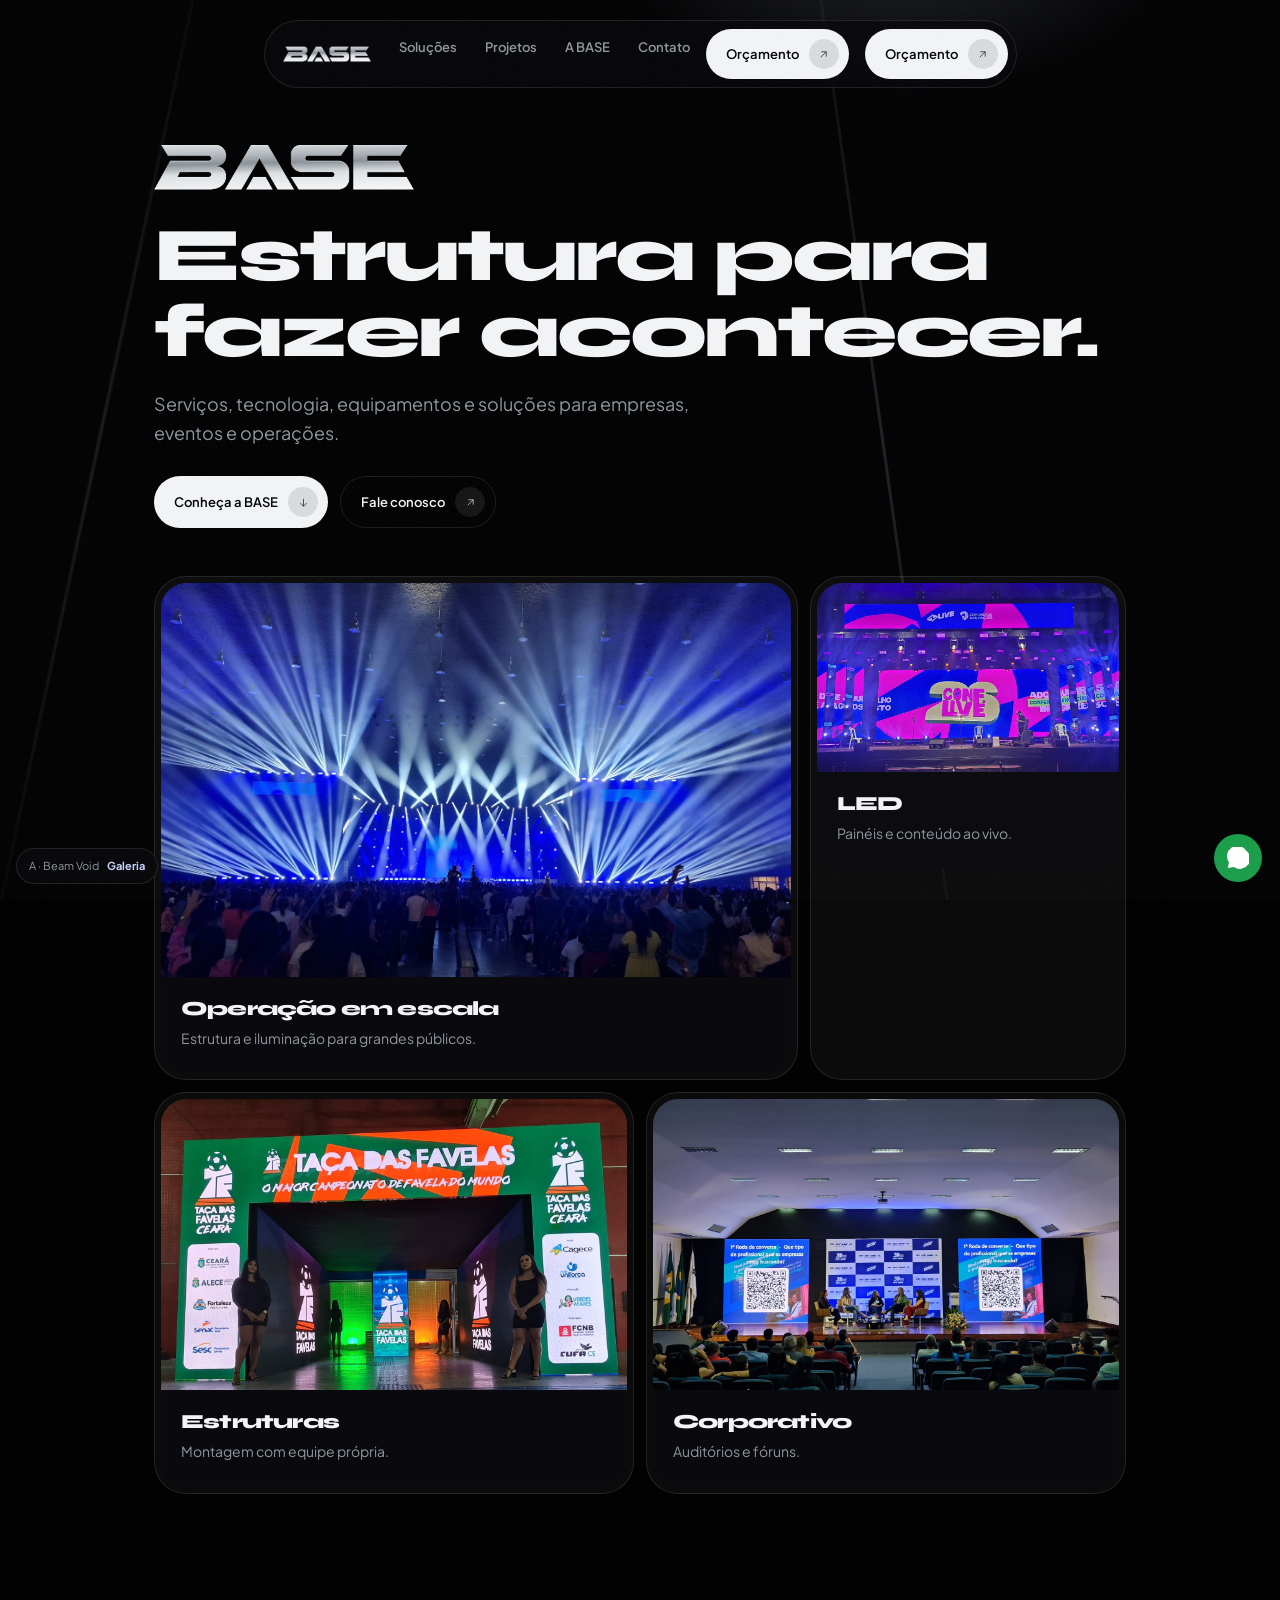
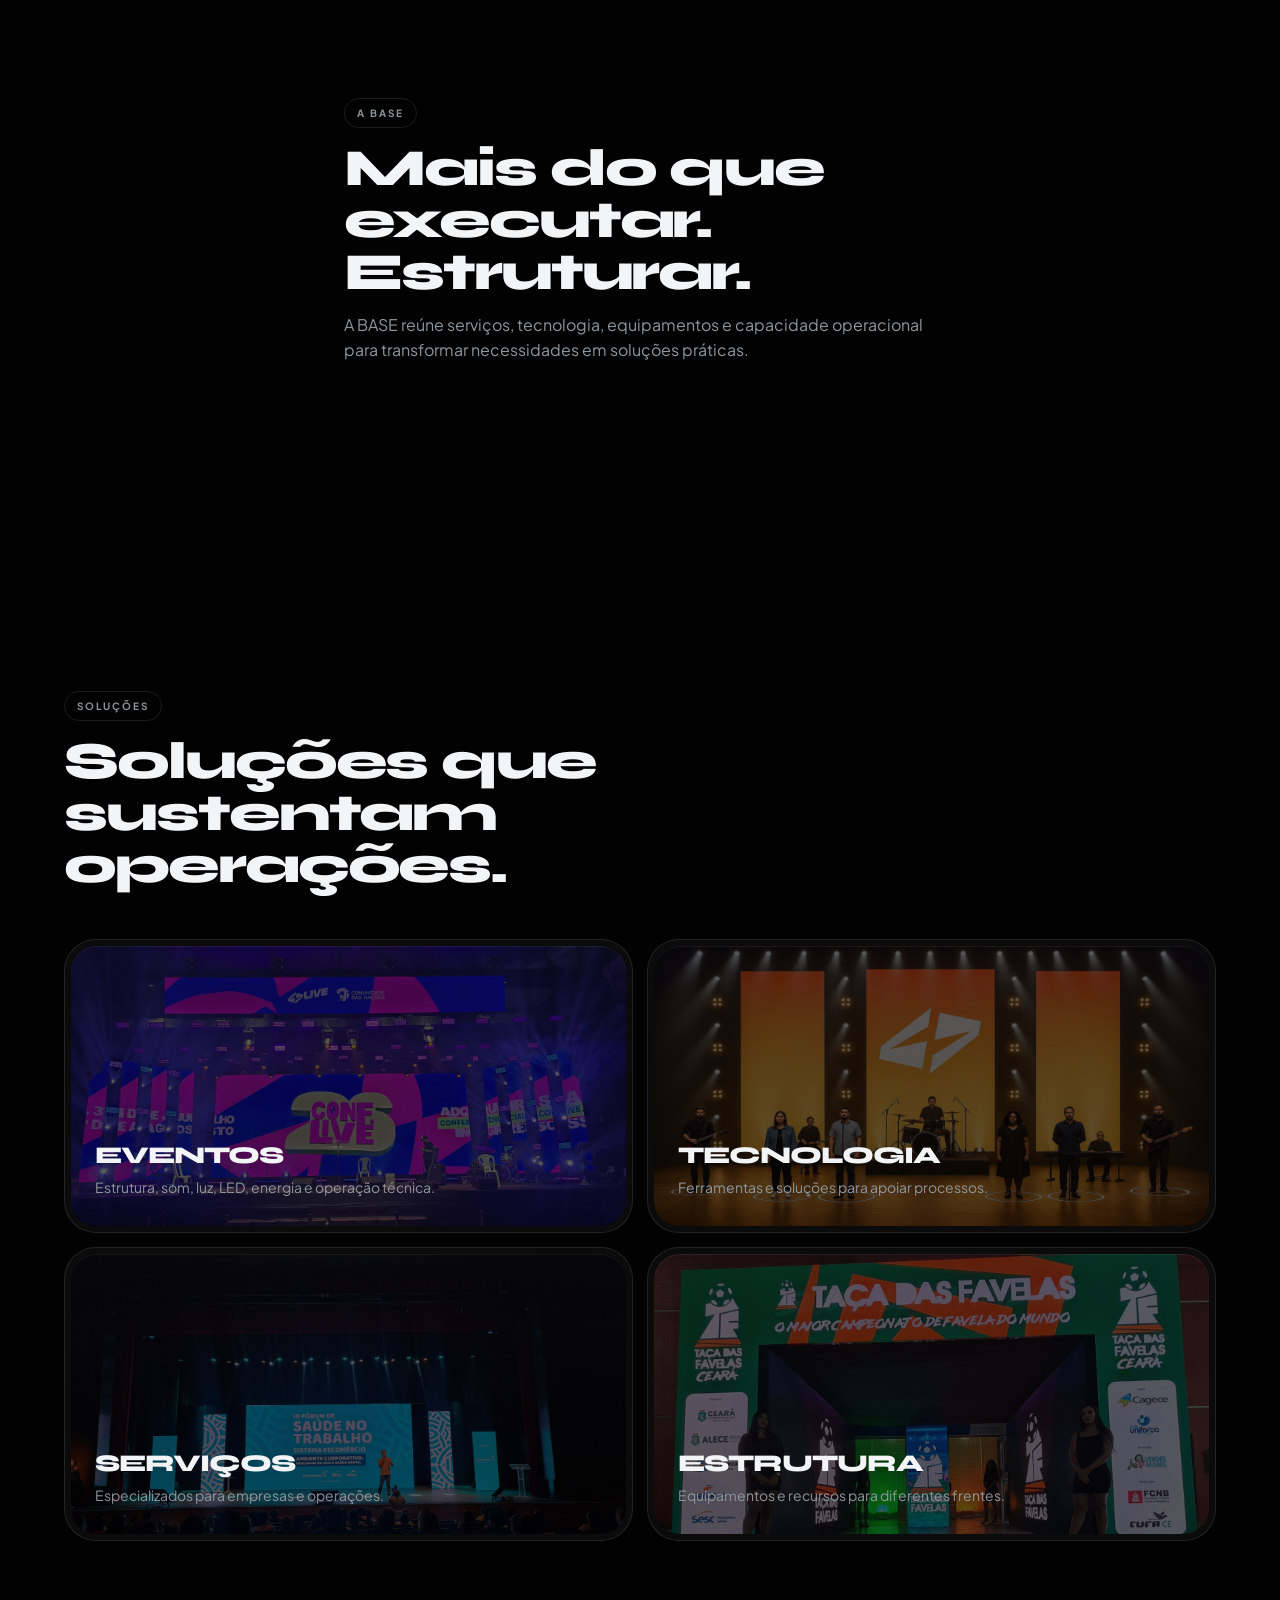
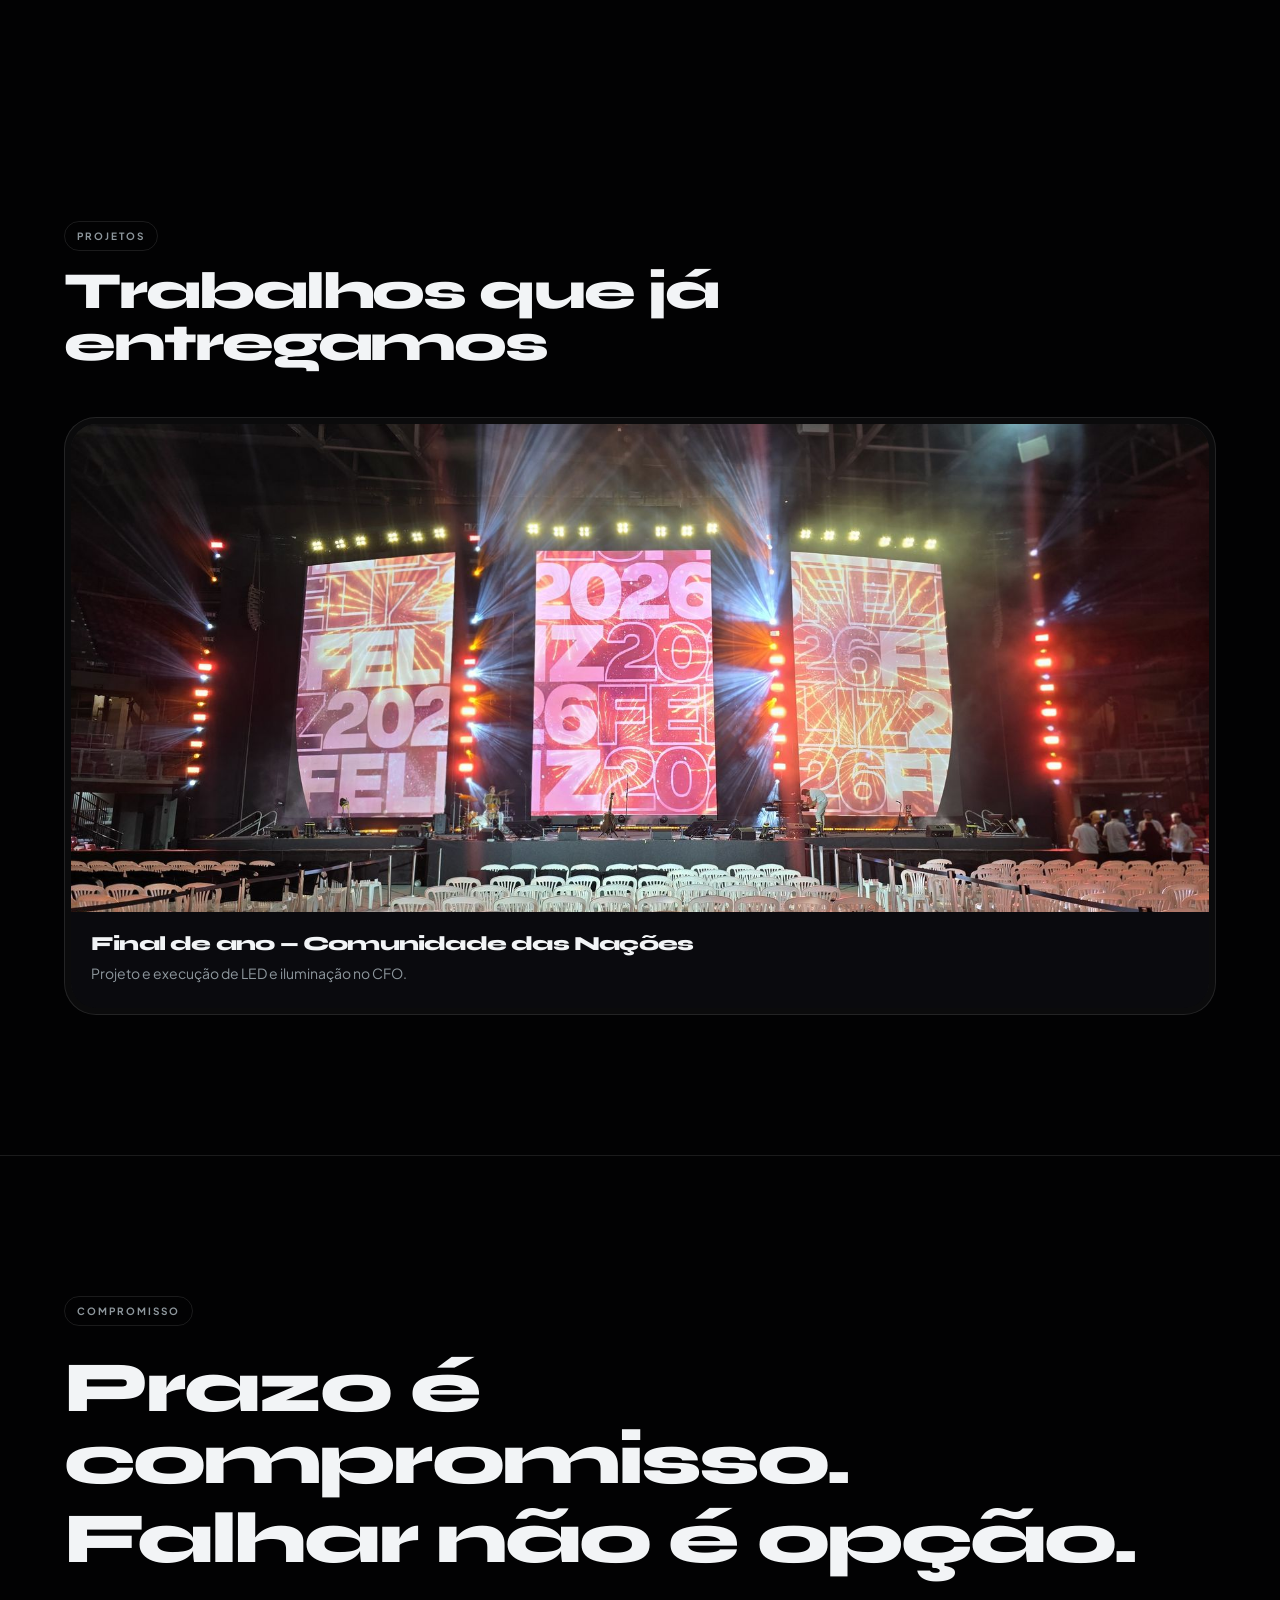
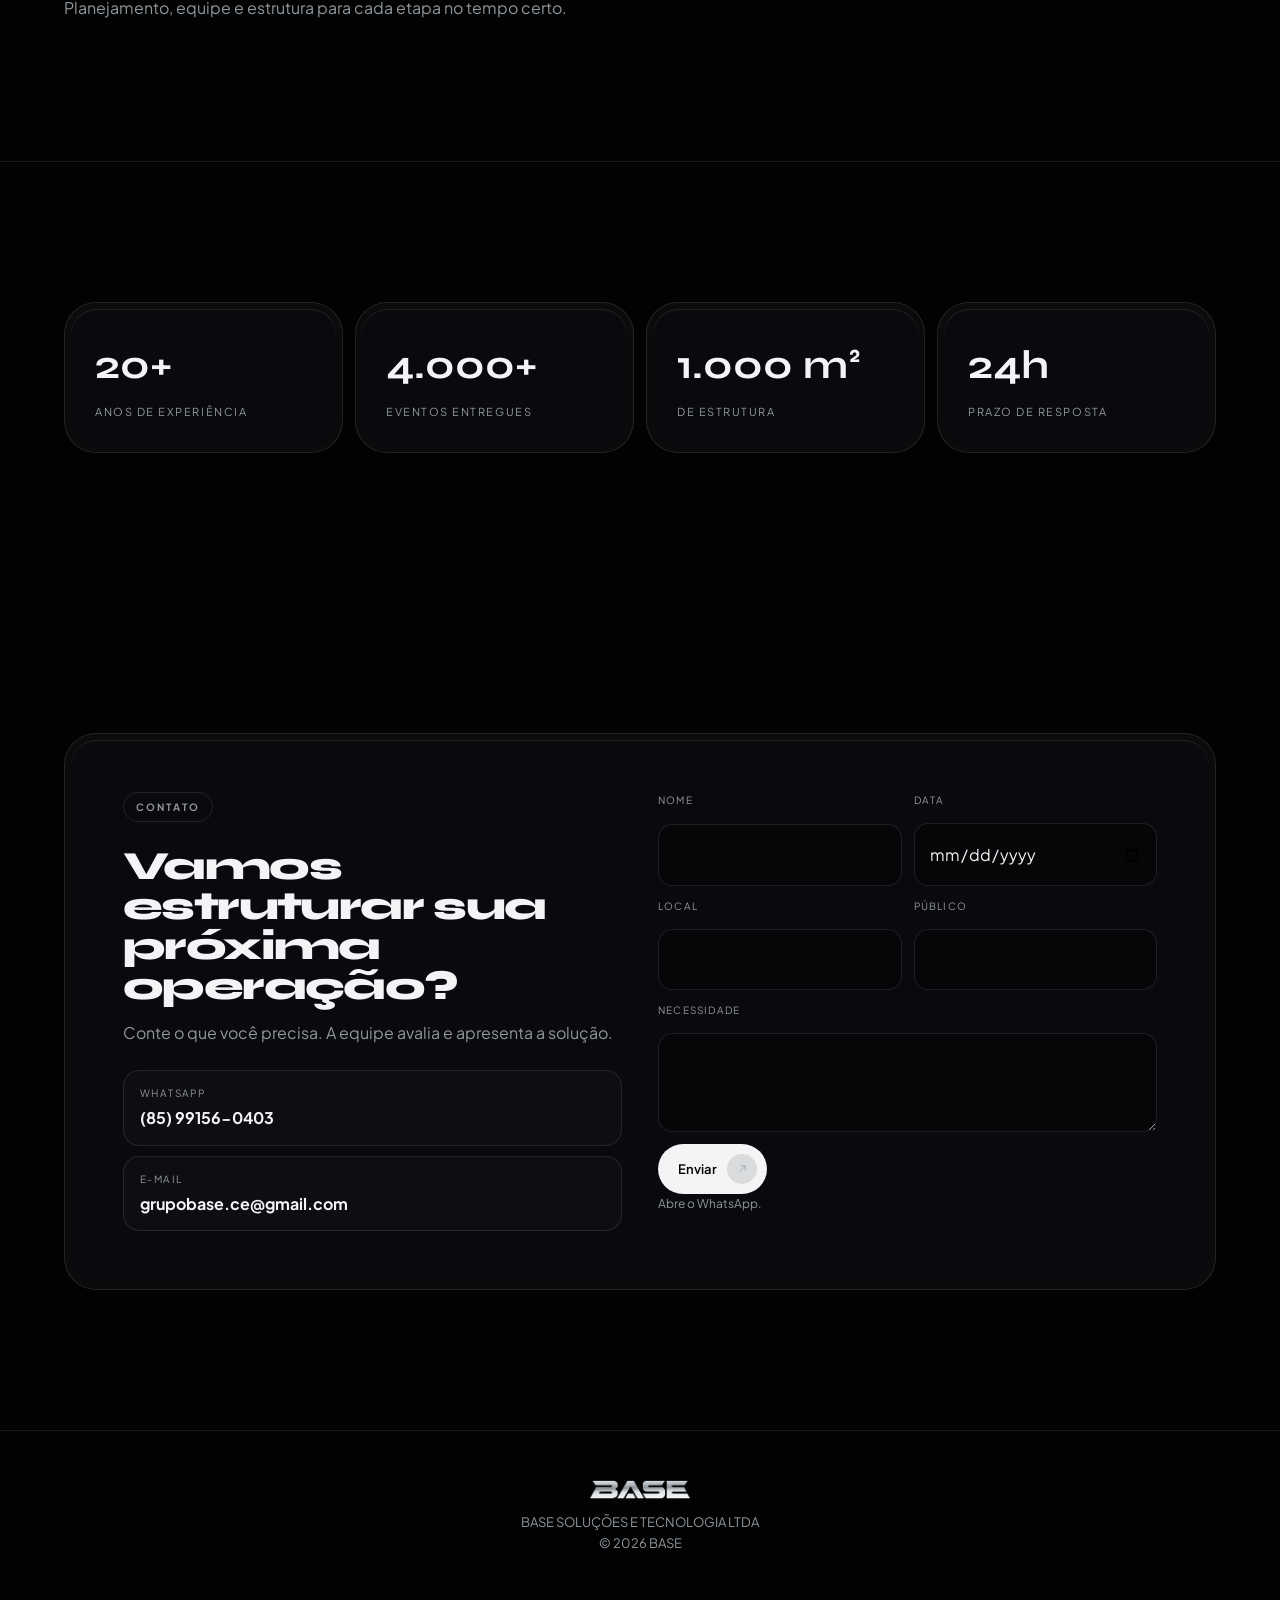
<file: models/modelo-a.html>
<!DOCTYPE html>
<html lang="pt-BR">
<head>
  <meta charset="utf-8">
  <meta name="viewport" content="width=device-width, initial-scale=1">
  <title>BASE — Beam Void (Modelo A)</title>
  <meta name="robots" content="noindex">
  <link rel="icon" href="../assets/img/favicon.png" type="image/png">
  <link rel="preconnect" href="https://fonts.googleapis.com">
  <link rel="preconnect" href="https://fonts.gstatic.com" crossorigin>
  <link rel="stylesheet" href="https://fonts.googleapis.com/css2?family=Plus+Jakarta+Sans:wght@400;500;600;700&family=Syne:wght@700;800&display=swap">
  <link rel="stylesheet" href="css/modelo-a.css">
</head>
<body>
  <div class="atmo" aria-hidden="true"><div class="beam-fan"></div></div>
  <div class="grain" aria-hidden="true"></div>
  <a class="skip" href="#conteudo">Pular para o conteúdo</a>

  <header class="nav">
    <div class="nav-island">
      <a class="brand" href="#topo"><img src="../assets/img/logo-base.png" alt="BASE"></a>
      <nav id="menu-principal" class="nav-links" aria-label="Principal">
        <a href="#solucoes" style="--d:100ms">Soluções</a>
        <a href="#projetos" style="--d:150ms">Projetos</a>
        <a href="#a-base" style="--d:200ms">A BASE</a>
        <a href="#contato" style="--d:250ms">Contato</a>
        <a class="btn mobile-only" href="#contato" style="--d:300ms">Orçamento<span class="btn-orb"><svg viewBox="0 0 24 24" fill="none" stroke="currentColor" stroke-width="1.2"><path d="M7 17L17 7"/><path d="M8 7h9v9"/></svg></span></a>
      </nav>
      <a class="btn nav-cta" href="#contato">Orçamento<span class="btn-orb"><svg viewBox="0 0 24 24" fill="none" stroke="currentColor" stroke-width="1.2"><path d="M7 17L17 7"/><path d="M8 7h9v9"/></svg></span></a>
      <button class="nav-toggle" type="button" aria-expanded="false" aria-controls="menu-principal" aria-label="Abrir menu"><span class="nav-toggle-bars"></span></button>
    </div>
  </header>

  <main id="topo">
    <section class="hero">
      <div class="wrap" id="conteudo">
        <div class="reveal is-in">
          <img class="hero-logo" src="../assets/img/logo-base.png" alt="BASE">
          <h1>Estrutura para fazer acontecer.</h1>
          <p class="hero-lead">Serviços, tecnologia, equipamentos e soluções para empresas, eventos e operações.</p>
          <div class="hero-actions">
            <a class="btn" href="#a-base">Conheça a BASE<span class="btn-orb"><svg viewBox="0 0 24 24" fill="none" stroke="currentColor" stroke-width="1.2"><path d="M12 5v14"/><path d="M6 13l6 6 6-6"/></svg></span></a>
            <a class="btn ghost" href="#contato">Fale conosco<span class="btn-orb"><svg viewBox="0 0 24 24" fill="none" stroke="currentColor" stroke-width="1.2"><path d="M7 17L17 7"/><path d="M8 7h9v9"/></svg></span></a>
          </div>
        </div>
        <div class="bento">
          <a class="bezel w8 reveal" href="#projetos"><div class="bezel-core"><div class="shot"><img src="../assets/img/portfolio/conferencia-nordeste.jpg" alt="" loading="lazy"></div><div class="card-body"><h3>Operação em escala</h3><p>Estrutura e iluminação para grandes públicos.</p></div></div></a>
          <a class="bezel w4 reveal" style="--d:80ms" href="#projetos"><div class="bezel-core"><div class="shot"><img src="../assets/img/portfolio/conf-live-26.jpg" alt="" loading="lazy"></div><div class="card-body"><h3>LED</h3><p>Painéis e conteúdo ao vivo.</p></div></div></a>
          <a class="bezel w6 reveal" style="--d:120ms" href="#projetos"><div class="bezel-core"><div class="shot"><img src="../assets/img/portfolio/taca-favelas-tunel-led.jpg" alt="" loading="lazy"></div><div class="card-body"><h3>Estruturas</h3><p>Montagem com equipe própria.</p></div></div></a>
          <a class="bezel w6 reveal" style="--d:160ms" href="#projetos"><div class="bezel-core"><div class="shot"><img src="../assets/img/portfolio/sest-senat.jpg" alt="" loading="lazy"></div><div class="card-body"><h3>Corporativo</h3><p>Auditórios e fóruns.</p></div></div></a>
        </div>
      </div>
    </section>

    <section id="a-base">
      <div class="wrap head reveal">
        <p class="eyebrow">A BASE</p>
        <h2>Mais do que executar. Estruturar.</h2>
        <p>A BASE reúne serviços, tecnologia, equipamentos e capacidade operacional para transformar necessidades em soluções práticas.</p>
      </div>
    </section>

    <section id="solucoes">
      <div class="wrap">
        <div class="head reveal"><p class="eyebrow">Soluções</p><h2>Soluções que sustentam operações.</h2></div>
        <div class="solutions">
          <article class="bezel reveal"><div class="bezel-core sol-core"><img src="../assets/img/portfolio/conf-live-26.jpg" alt=""><h3>Eventos</h3><p>Estrutura, som, luz, LED, energia e operação técnica.</p></div></article>
          <article class="bezel reveal" style="--d:80ms"><div class="bezel-core sol-core"><img src="../assets/img/portfolio/cn-final-ano-projeto.jpg" alt=""><h3>Tecnologia</h3><p>Ferramentas e soluções para apoiar processos.</p></div></article>
          <article class="bezel reveal" style="--d:120ms"><div class="bezel-core sol-core"><img src="../assets/img/portfolio/forum-saude-fecomercio.jpg" alt=""><h3>Serviços</h3><p>Especializados para empresas e operações.</p></div></article>
          <article class="bezel reveal" style="--d:160ms"><div class="bezel-core sol-core"><img src="../assets/img/portfolio/taca-favelas-tunel-led.jpg" alt=""><h3>Estrutura</h3><p>Equipamentos e recursos para diferentes frentes.</p></div></article>
        </div>
      </div>
    </section>

    <section id="projetos">
      <div class="wrap">
        <div class="head reveal"><p class="eyebrow">Projetos</p><h2>Trabalhos que já entregamos</h2></div>
        <div class="bento">
          <a class="bezel w12 reveal" href="#contato"><div class="bezel-core"><div class="shot" style="aspect-ratio:21/9"><img src="../assets/img/portfolio/cn-final-ano-execucao.jpg" alt="" loading="lazy"></div><div class="card-body"><h3>Final de ano — Comunidade das Nações</h3><p>Projeto e execução de LED e iluminação no CFO.</p></div></div></a>
        </div>
      </div>
    </section>

    <section class="claim">
      <div class="wrap reveal"><p class="eyebrow">Compromisso</p><h2><span>Prazo é compromisso.</span><span>Falhar não é opção.</span></h2><p>Planejamento, equipe e estrutura para cada etapa no tempo certo.</p></div>
    </section>

    <section>
      <div class="wrap">
        <div class="nums">
          <div class="bezel reveal"><div class="bezel-core num-core"><b>20+</b><span>Anos de experiência</span></div></div>
          <div class="bezel reveal" style="--d:60ms"><div class="bezel-core num-core"><b>4.000+</b><span>Eventos entregues</span></div></div>
          <div class="bezel reveal" style="--d:120ms"><div class="bezel-core num-core"><b>1.000 m²</b><span>De estrutura</span></div></div>
          <div class="bezel reveal" style="--d:180ms"><div class="bezel-core num-core"><b>24h</b><span>Prazo de resposta</span></div></div>
        </div>
      </div>
    </section>

    <section id="contato">
      <div class="wrap">
        <div class="bezel cta-shell reveal"><div class="bezel-core cta">
          <div>
            <p class="eyebrow">Contato</p>
            <h2>Vamos estruturar sua próxima operação?</h2>
            <p>Conte o que você precisa. A equipe avalia e apresenta a solução.</p>
            <div class="contact">
              <a href="https://wa.me/5585991560403" target="_blank" rel="noopener"><span>WhatsApp</span><b>(85) 99156-0403</b></a>
              <a href="mailto:grupobase.ce@gmail.com"><span>E-mail</span><b>grupobase.ce@gmail.com</b></a>
            </div>
          </div>
          <form id="quote-form" class="quote-form">
            <label><span>Nome</span><input name="name" required></label>
            <label><span>Data</span><input type="date" name="date"></label>
            <label><span>Local</span><input name="place"></label>
            <label><span>Público</span><input name="audience"></label>
            <label class="full"><span>Necessidade</span><textarea name="need"></textarea></label>
            <div class="form-actions"><button class="btn" type="submit">Enviar<span class="btn-orb"><svg viewBox="0 0 24 24" fill="none" stroke="currentColor" stroke-width="1.2"><path d="M7 17L17 7"/><path d="M8 7h9v9"/></svg></span></button><p class="form-note">Abre o WhatsApp.</p></div>
          </form>
        </div></div>
      </div>
    </section>
  </main>

  <footer><div class="wrap foot"><img src="../assets/img/logo-base.png" alt="BASE"><p>BASE SOLUÇÕES E TECNOLOGIA LTDA</p><p>© <span id="year">2026</span> BASE</p></div></footer>
  <p class="model-badge">A · Beam Void <a href="index.html">Galeria</a></p>
  <a class="wa-float" href="https://wa.me/5585991560403" target="_blank" rel="noopener" aria-label="WhatsApp"><svg viewBox="0 0 24 24"><path d="M20.5 3.5A11 11 0 0 0 2.1 16.7L1 23l6.5-1.1A11 11 0 0 0 20.5 3.5z"/></svg></a>
  <script src="shared.js" defer></script>
</body>
</html>
</file>
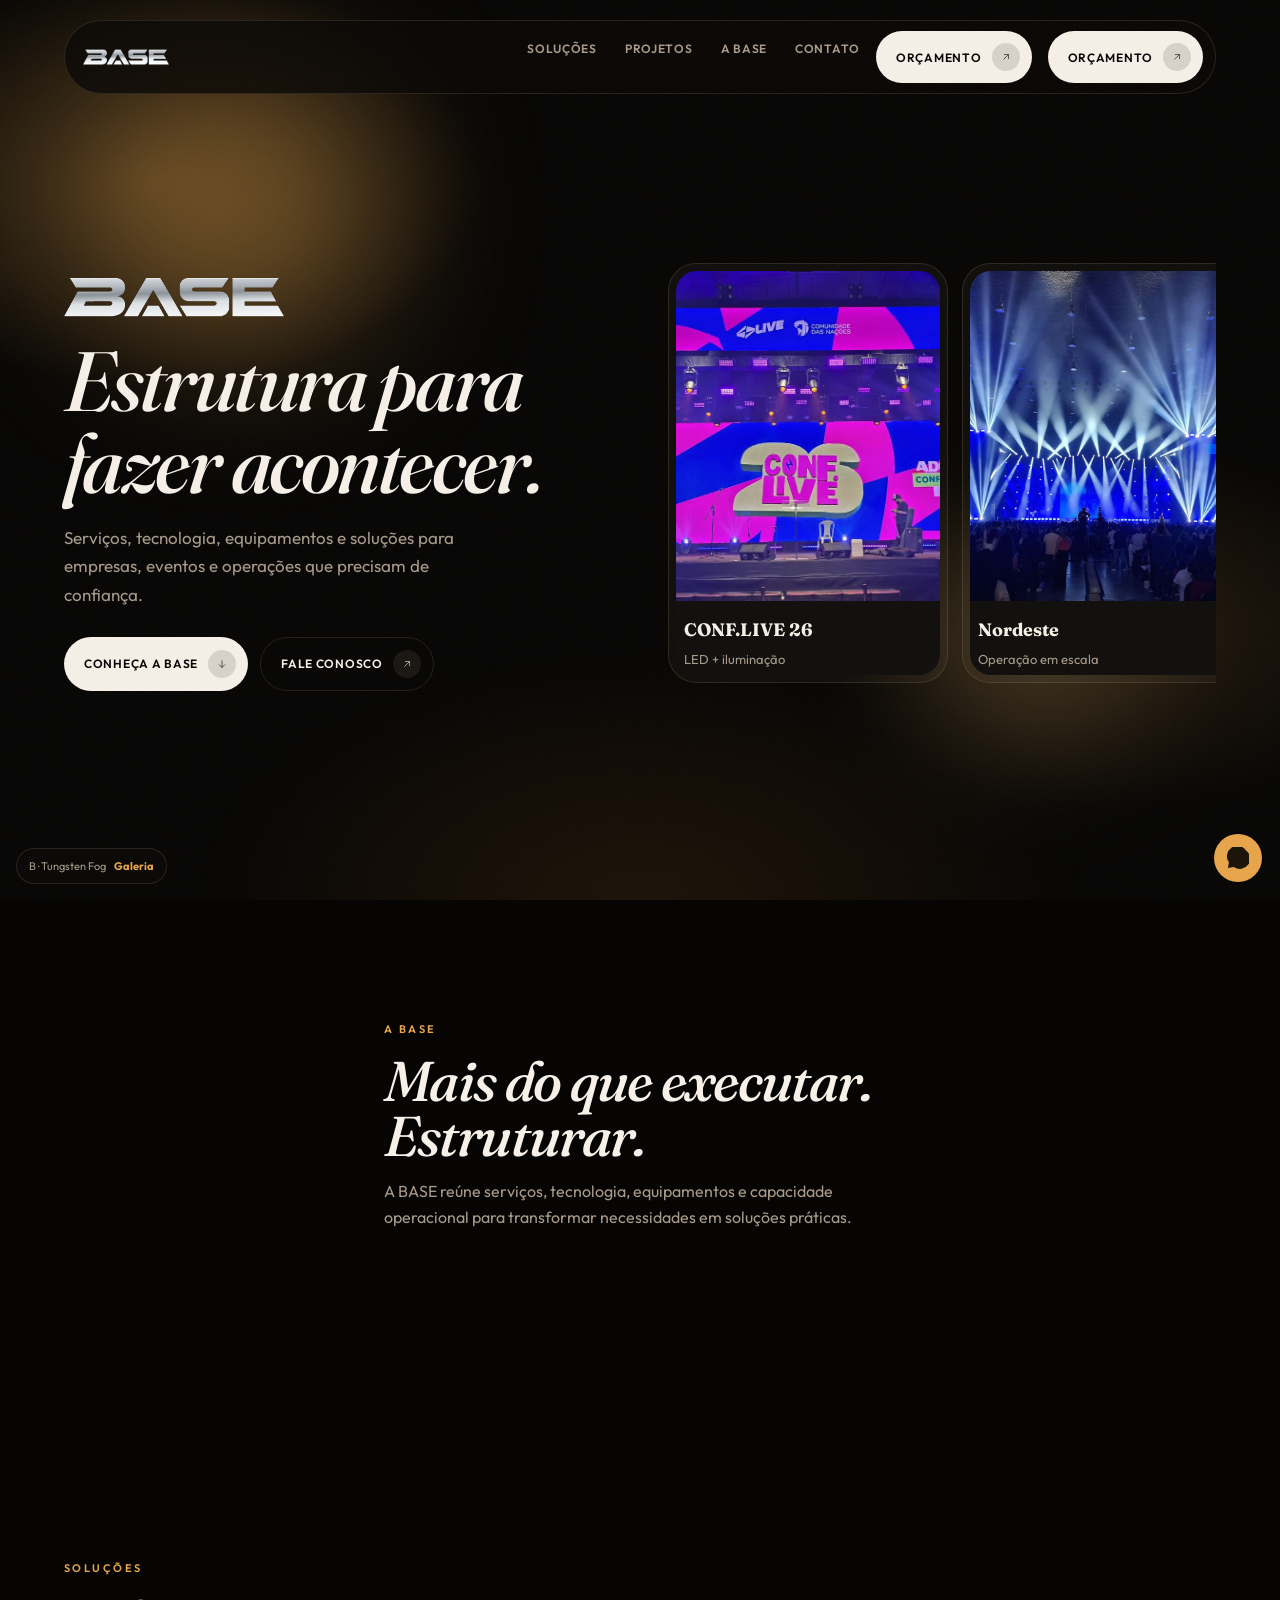
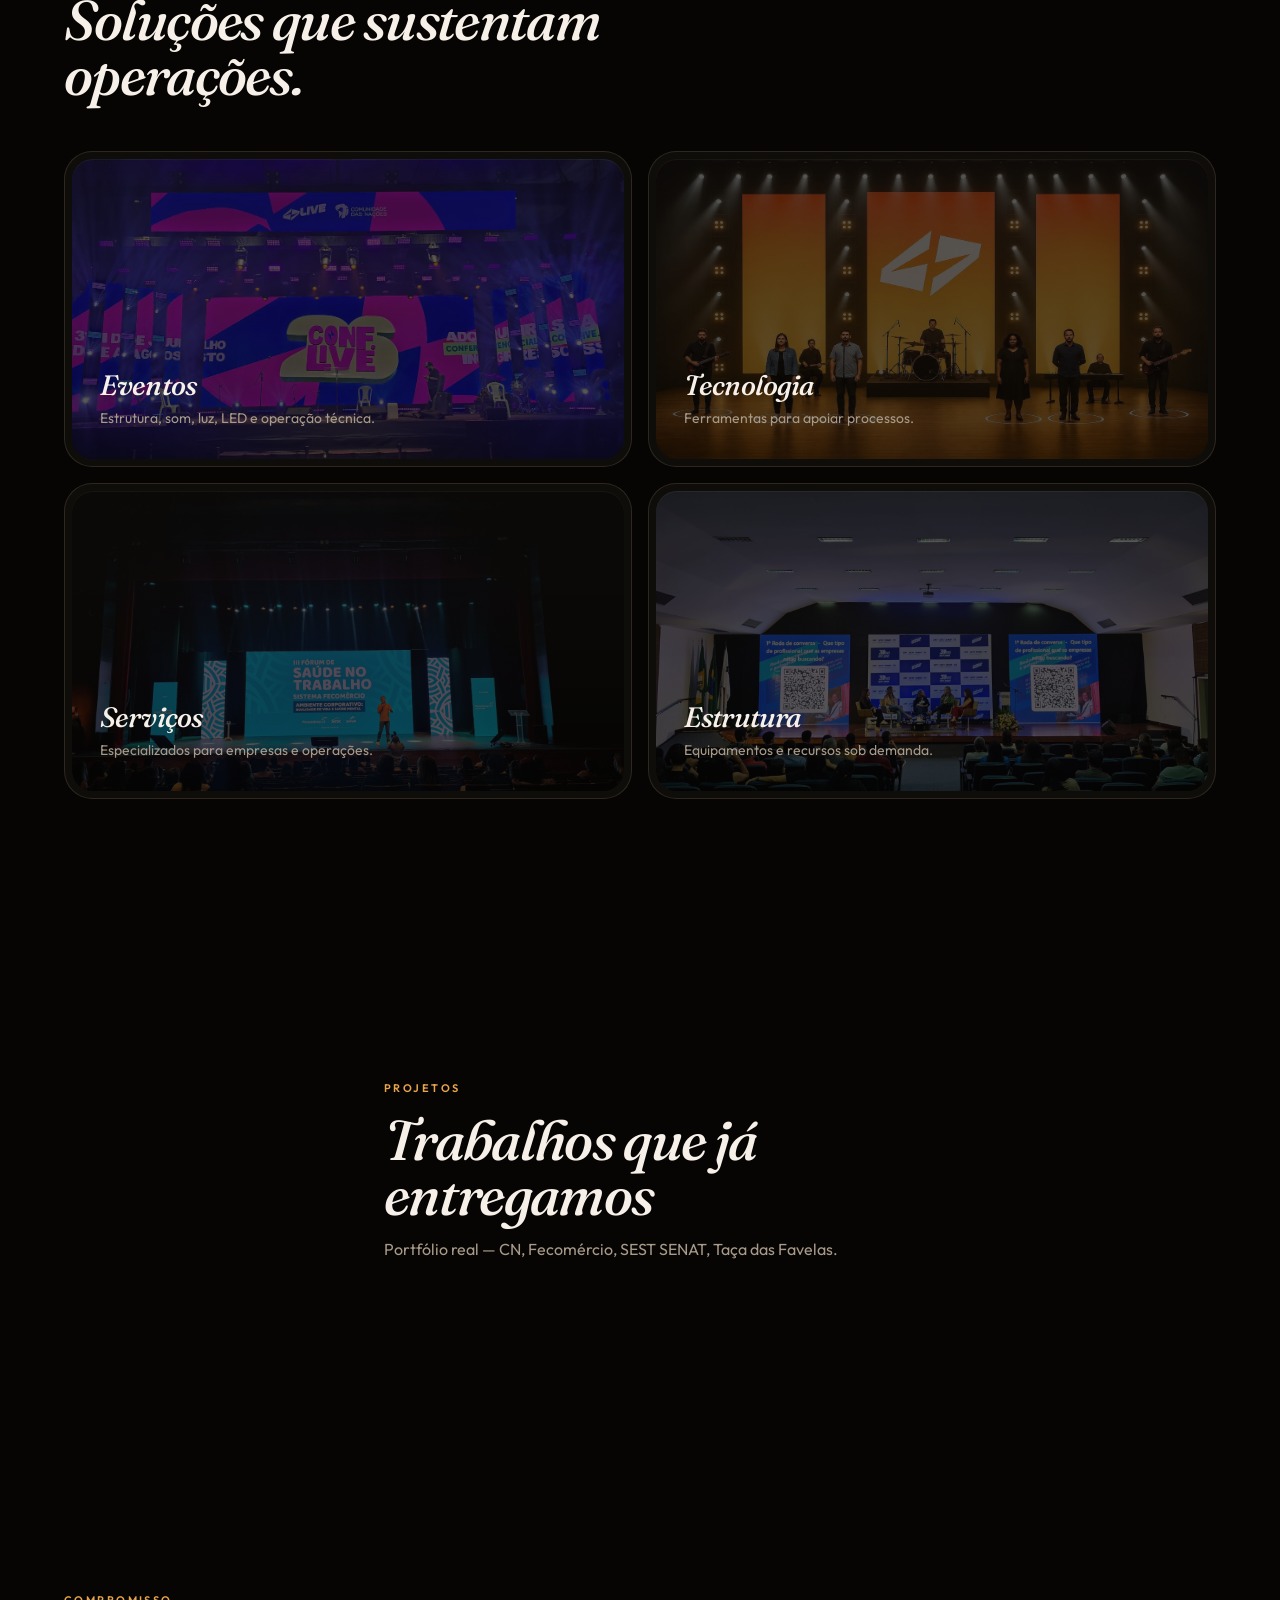
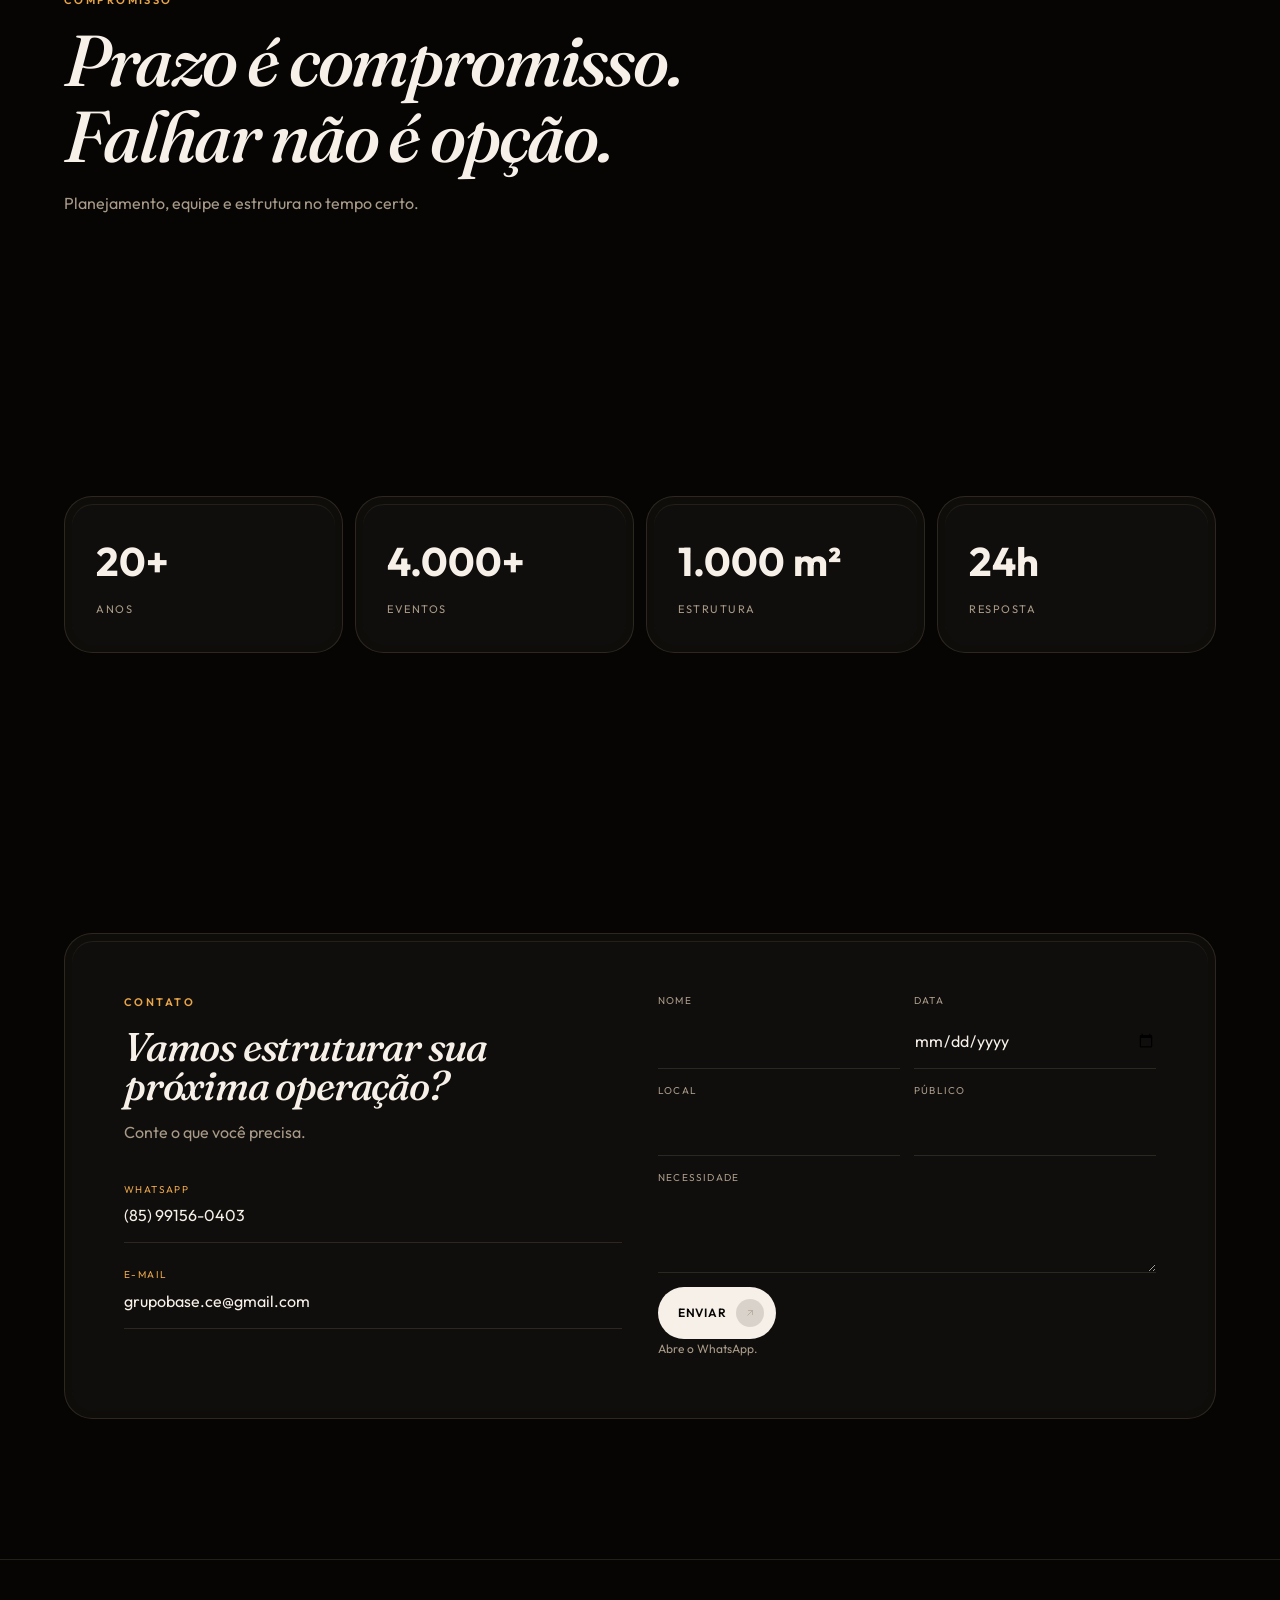
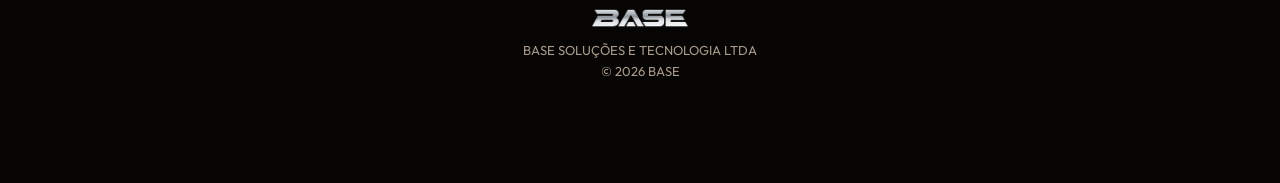
<file: models/modelo-b.html>
<!DOCTYPE html>
<html lang="pt-BR">
<head>
  <meta charset="utf-8">
  <meta name="viewport" content="width=device-width, initial-scale=1">
  <title>BASE — Tungsten Fog (Modelo B)</title>
  <meta name="robots" content="noindex">
  <link rel="icon" href="../assets/img/favicon.png" type="image/png">
  <link rel="preconnect" href="https://fonts.googleapis.com">
  <link rel="preconnect" href="https://fonts.gstatic.com" crossorigin>
  <link rel="stylesheet" href="https://fonts.googleapis.com/css2?family=Fraunces:ital,opsz,wght@0,9..144,500;1,9..144,500&family=Outfit:wght@400;500;600;700&display=swap">
  <link rel="stylesheet" href="css/modelo-b.css">
</head>
<body>
  <div class="atmo" aria-hidden="true"></div>
  <div class="grain" aria-hidden="true"></div>
  <a class="skip" href="#conteudo">Pular para o conteúdo</a>

  <header class="nav">
    <div class="nav-island">
      <a class="brand" href="#topo"><img src="../assets/img/logo-base.png" alt="BASE"></a>
      <nav id="menu-principal" class="nav-links" aria-label="Principal">
        <a href="#solucoes">Soluções</a>
        <a href="#projetos">Projetos</a>
        <a href="#a-base">A BASE</a>
        <a href="#contato">Contato</a>
        <a class="btn mobile-only" href="#contato">Orçamento<span class="btn-orb"><svg viewBox="0 0 24 24" fill="none" stroke="currentColor" stroke-width="1.2"><path d="M7 17L17 7"/><path d="M8 7h9v9"/></svg></span></a>
      </nav>
      <a class="btn nav-cta" href="#contato">Orçamento<span class="btn-orb"><svg viewBox="0 0 24 24" fill="none" stroke="currentColor" stroke-width="1.2"><path d="M7 17L17 7"/><path d="M8 7h9v9"/></svg></span></a>
      <button class="nav-toggle" type="button" aria-expanded="false" aria-controls="menu-principal" aria-label="Abrir menu"><span class="nav-toggle-bars"></span></button>
    </div>
  </header>

  <main id="topo">
    <section class="hero">
      <div class="wrap hero-split" id="conteudo">
        <div class="reveal is-in">
          <img class="hero-logo" src="../assets/img/logo-base.png" alt="BASE">
          <h1>Estrutura para fazer acontecer.</h1>
          <p class="hero-lead">Serviços, tecnologia, equipamentos e soluções para empresas, eventos e operações que precisam de confiança.</p>
          <div class="hero-actions">
            <a class="btn" href="#a-base">Conheça a BASE<span class="btn-orb"><svg viewBox="0 0 24 24" fill="none" stroke="currentColor" stroke-width="1.2"><path d="M12 5v14"/><path d="M6 13l6 6 6-6"/></svg></span></a>
            <a class="btn ghost" href="#contato">Fale conosco<span class="btn-orb"><svg viewBox="0 0 24 24" fill="none" stroke="currentColor" stroke-width="1.2"><path d="M7 17L17 7"/><path d="M8 7h9v9"/></svg></span></a>
          </div>
        </div>
        <div class="rail reveal is-in" style="--d:120ms">
          <article class="bezel pill"><div class="bezel-core"><div class="shot"><img src="../assets/img/portfolio/conf-live-26.jpg" alt="" loading="lazy"></div><div class="pill-cap"><b>CONF.LIVE 26</b>LED + iluminação</div></div></article>
          <article class="bezel pill"><div class="bezel-core"><div class="shot"><img src="../assets/img/portfolio/conferencia-nordeste.jpg" alt="" loading="lazy"></div><div class="pill-cap"><b>Nordeste</b>Operação em escala</div></div></article>
          <article class="bezel pill"><div class="bezel-core"><div class="shot"><img src="../assets/img/portfolio/taca-favelas-tunel-led.jpg" alt="" loading="lazy"></div><div class="pill-cap"><b>Taça das Favelas</b>Estrutura LED</div></div></article>
        </div>
      </div>
    </section>

    <section id="a-base">
      <div class="wrap head reveal"><span class="eyebrow">A BASE</span><h2>Mais do que executar. Estruturar.</h2><p>A BASE reúne serviços, tecnologia, equipamentos e capacidade operacional para transformar necessidades em soluções práticas.</p></div>
    </section>

    <section id="solucoes">
      <div class="wrap">
        <div class="head reveal"><span class="eyebrow">Soluções</span><h2>Soluções que sustentam operações.</h2></div>
        <div class="solutions">
          <article class="bezel reveal"><div class="bezel-core sol-core"><img src="../assets/img/portfolio/conf-live-26.jpg" alt=""><h3>Eventos</h3><p>Estrutura, som, luz, LED e operação técnica.</p></div></article>
          <article class="bezel reveal" style="--d:80ms"><div class="bezel-core sol-core"><img src="../assets/img/portfolio/cn-final-ano-projeto.jpg" alt=""><h3>Tecnologia</h3><p>Ferramentas para apoiar processos.</p></div></article>
          <article class="bezel reveal" style="--d:120ms"><div class="bezel-core sol-core"><img src="../assets/img/portfolio/forum-saude-fecomercio.jpg" alt=""><h3>Serviços</h3><p>Especializados para empresas e operações.</p></div></article>
          <article class="bezel reveal" style="--d:160ms"><div class="bezel-core sol-core"><img src="../assets/img/portfolio/sest-senat.jpg" alt=""><h3>Estrutura</h3><p>Equipamentos e recursos sob demanda.</p></div></article>
        </div>
      </div>
    </section>

    <section id="projetos">
      <div class="wrap head reveal"><span class="eyebrow">Projetos</span><h2>Trabalhos que já entregamos</h2><p>Portfólio real — CN, Fecomércio, SEST SENAT, Taça das Favelas.</p></div>
    </section>

    <section class="claim">
      <div class="wrap reveal"><span class="eyebrow">Compromisso</span><h2><span>Prazo é compromisso.</span><span>Falhar não é opção.</span></h2><p>Planejamento, equipe e estrutura no tempo certo.</p></div>
    </section>

    <section>
      <div class="wrap">
        <div class="nums">
          <div class="bezel reveal"><div class="bezel-core num-core"><b>20+</b><span>Anos</span></div></div>
          <div class="bezel reveal" style="--d:60ms"><div class="bezel-core num-core"><b>4.000+</b><span>Eventos</span></div></div>
          <div class="bezel reveal" style="--d:120ms"><div class="bezel-core num-core"><b>1.000 m²</b><span>Estrutura</span></div></div>
          <div class="bezel reveal" style="--d:180ms"><div class="bezel-core num-core"><b>24h</b><span>Resposta</span></div></div>
        </div>
      </div>
    </section>

    <section id="contato">
      <div class="wrap">
        <div class="bezel cta-shell reveal"><div class="bezel-core cta">
          <div>
            <span class="eyebrow">Contato</span>
            <h2>Vamos estruturar sua próxima operação?</h2>
            <p>Conte o que você precisa.</p>
            <div class="contact">
              <a href="https://wa.me/5585991560403" target="_blank" rel="noopener"><span>WhatsApp</span>(85) 99156-0403</a>
              <a href="mailto:grupobase.ce@gmail.com"><span>E-mail</span>grupobase.ce@gmail.com</a>
            </div>
          </div>
          <form id="quote-form" class="quote-form">
            <label><span>Nome</span><input name="name" required></label>
            <label><span>Data</span><input type="date" name="date"></label>
            <label><span>Local</span><input name="place"></label>
            <label><span>Público</span><input name="audience"></label>
            <label class="full"><span>Necessidade</span><textarea name="need"></textarea></label>
            <div class="form-actions"><button class="btn" type="submit">Enviar<span class="btn-orb"><svg viewBox="0 0 24 24" fill="none" stroke="currentColor" stroke-width="1.2"><path d="M7 17L17 7"/><path d="M8 7h9v9"/></svg></span></button><p class="form-note">Abre o WhatsApp.</p></div>
          </form>
        </div></div>
      </div>
    </section>
  </main>

  <footer><div class="wrap foot"><img src="../assets/img/logo-base.png" alt="BASE"><p>BASE SOLUÇÕES E TECNOLOGIA LTDA</p><p>© <span id="year">2026</span> BASE</p></div></footer>
  <p class="model-badge">B · Tungsten Fog <a href="index.html">Galeria</a></p>
  <a class="wa-float" href="https://wa.me/5585991560403" target="_blank" rel="noopener" aria-label="WhatsApp"><svg viewBox="0 0 24 24"><path d="M20.5 3.5A11 11 0 0 0 2.1 16.7L1 23l6.5-1.1A11 11 0 0 0 20.5 3.5z"/></svg></a>
  <script src="shared.js" defer></script>
</body>
</html>
</file>
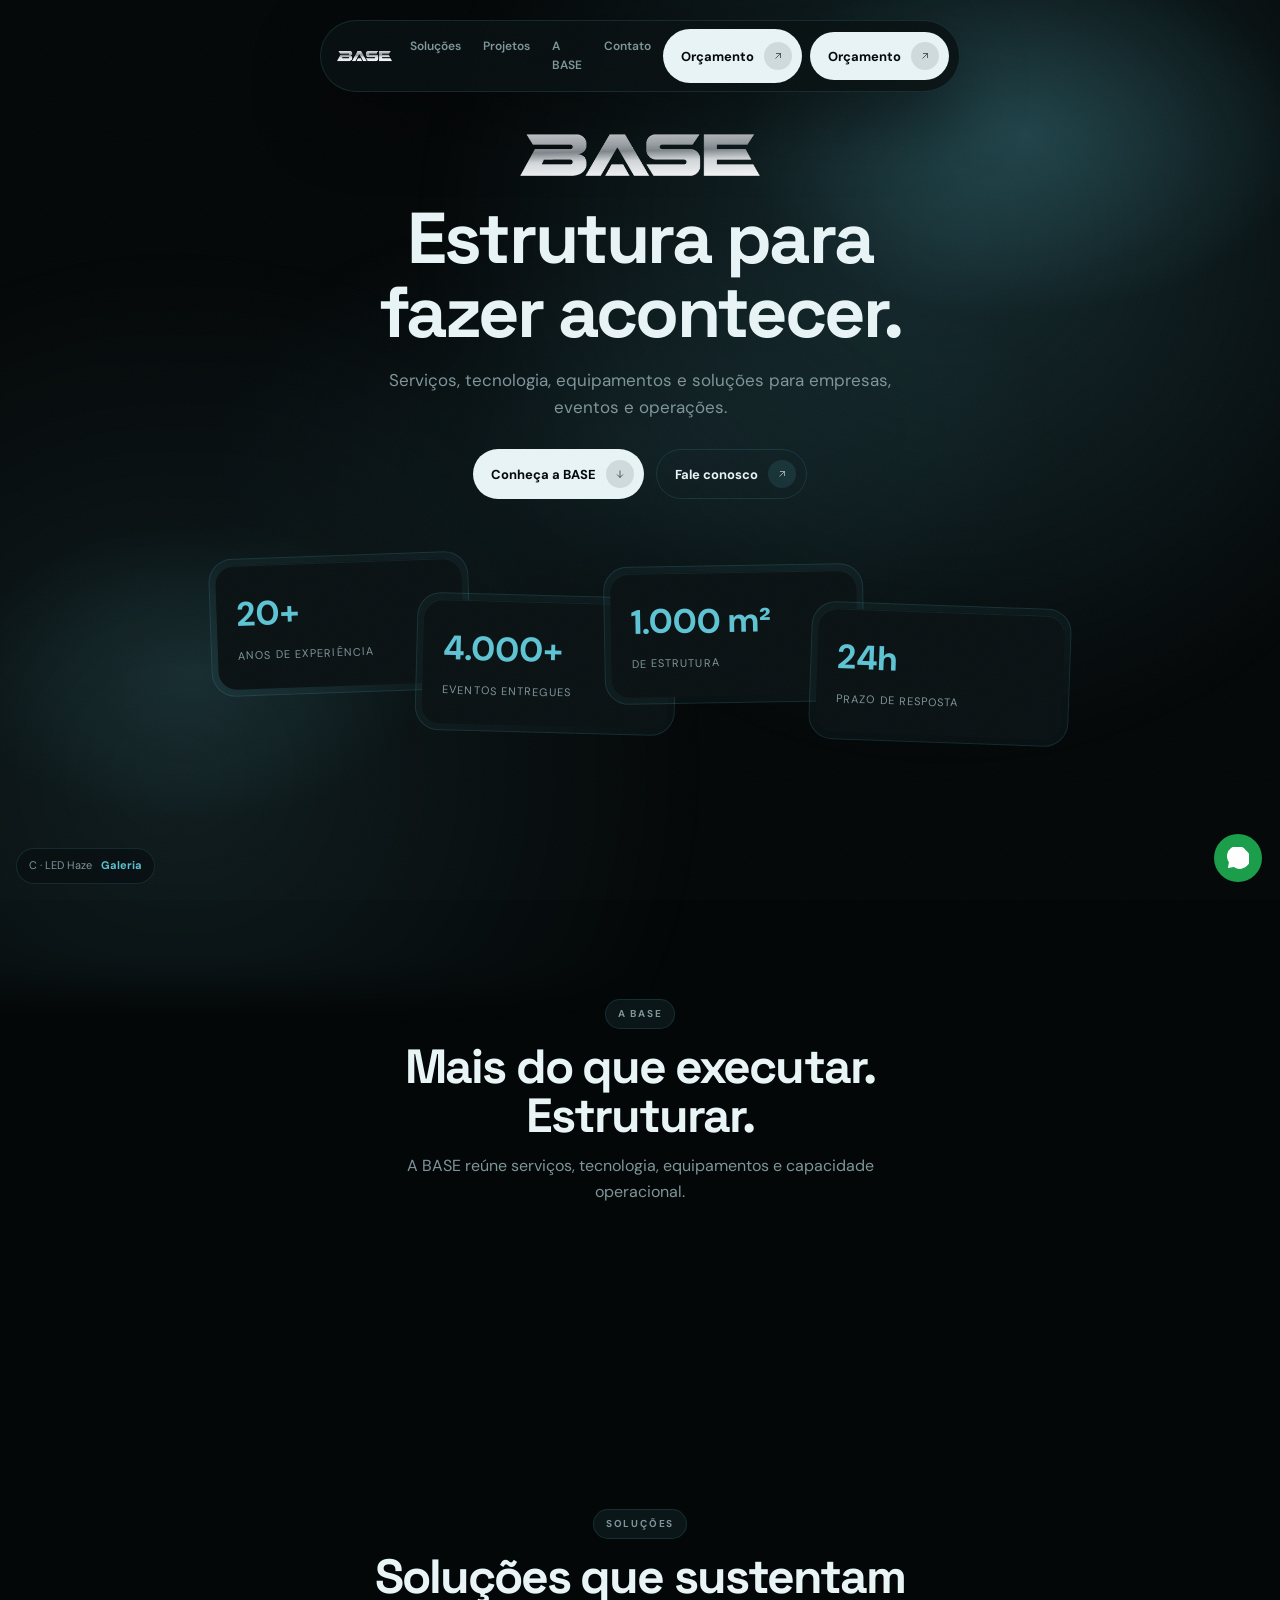
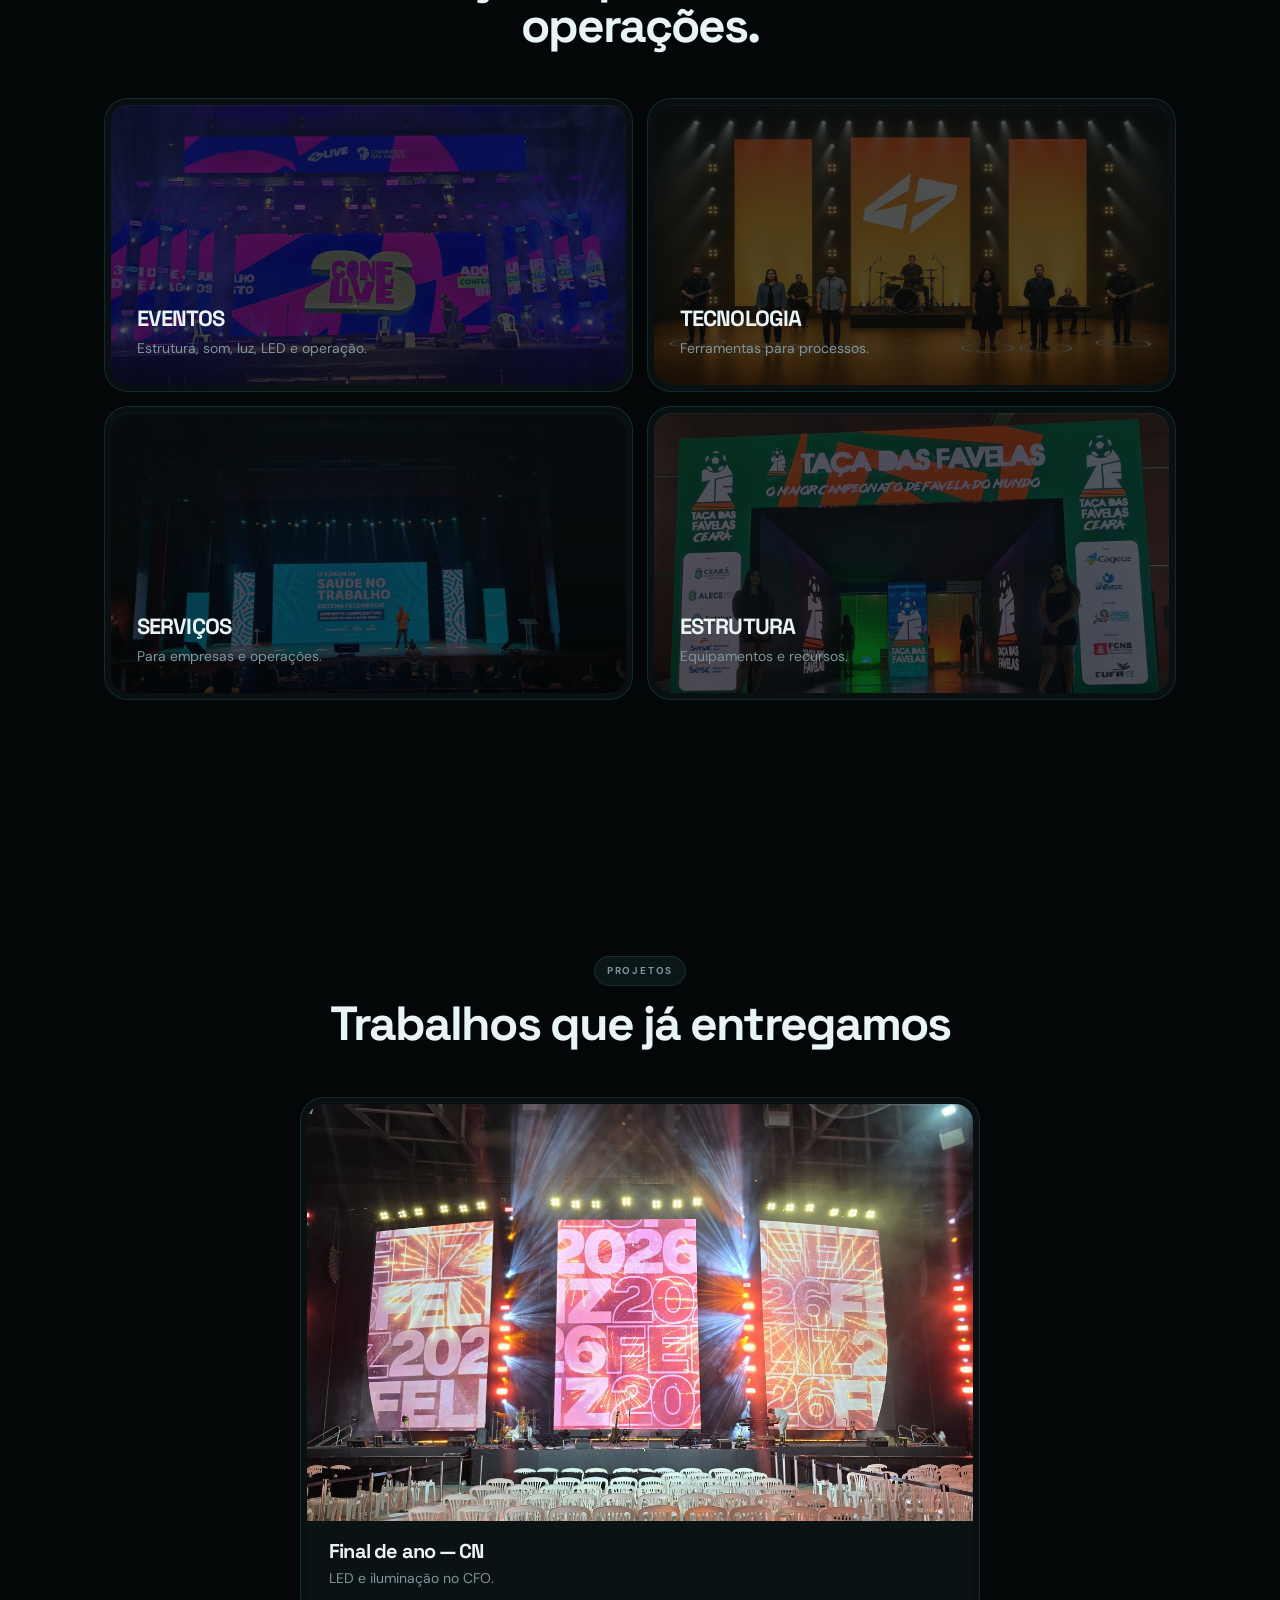
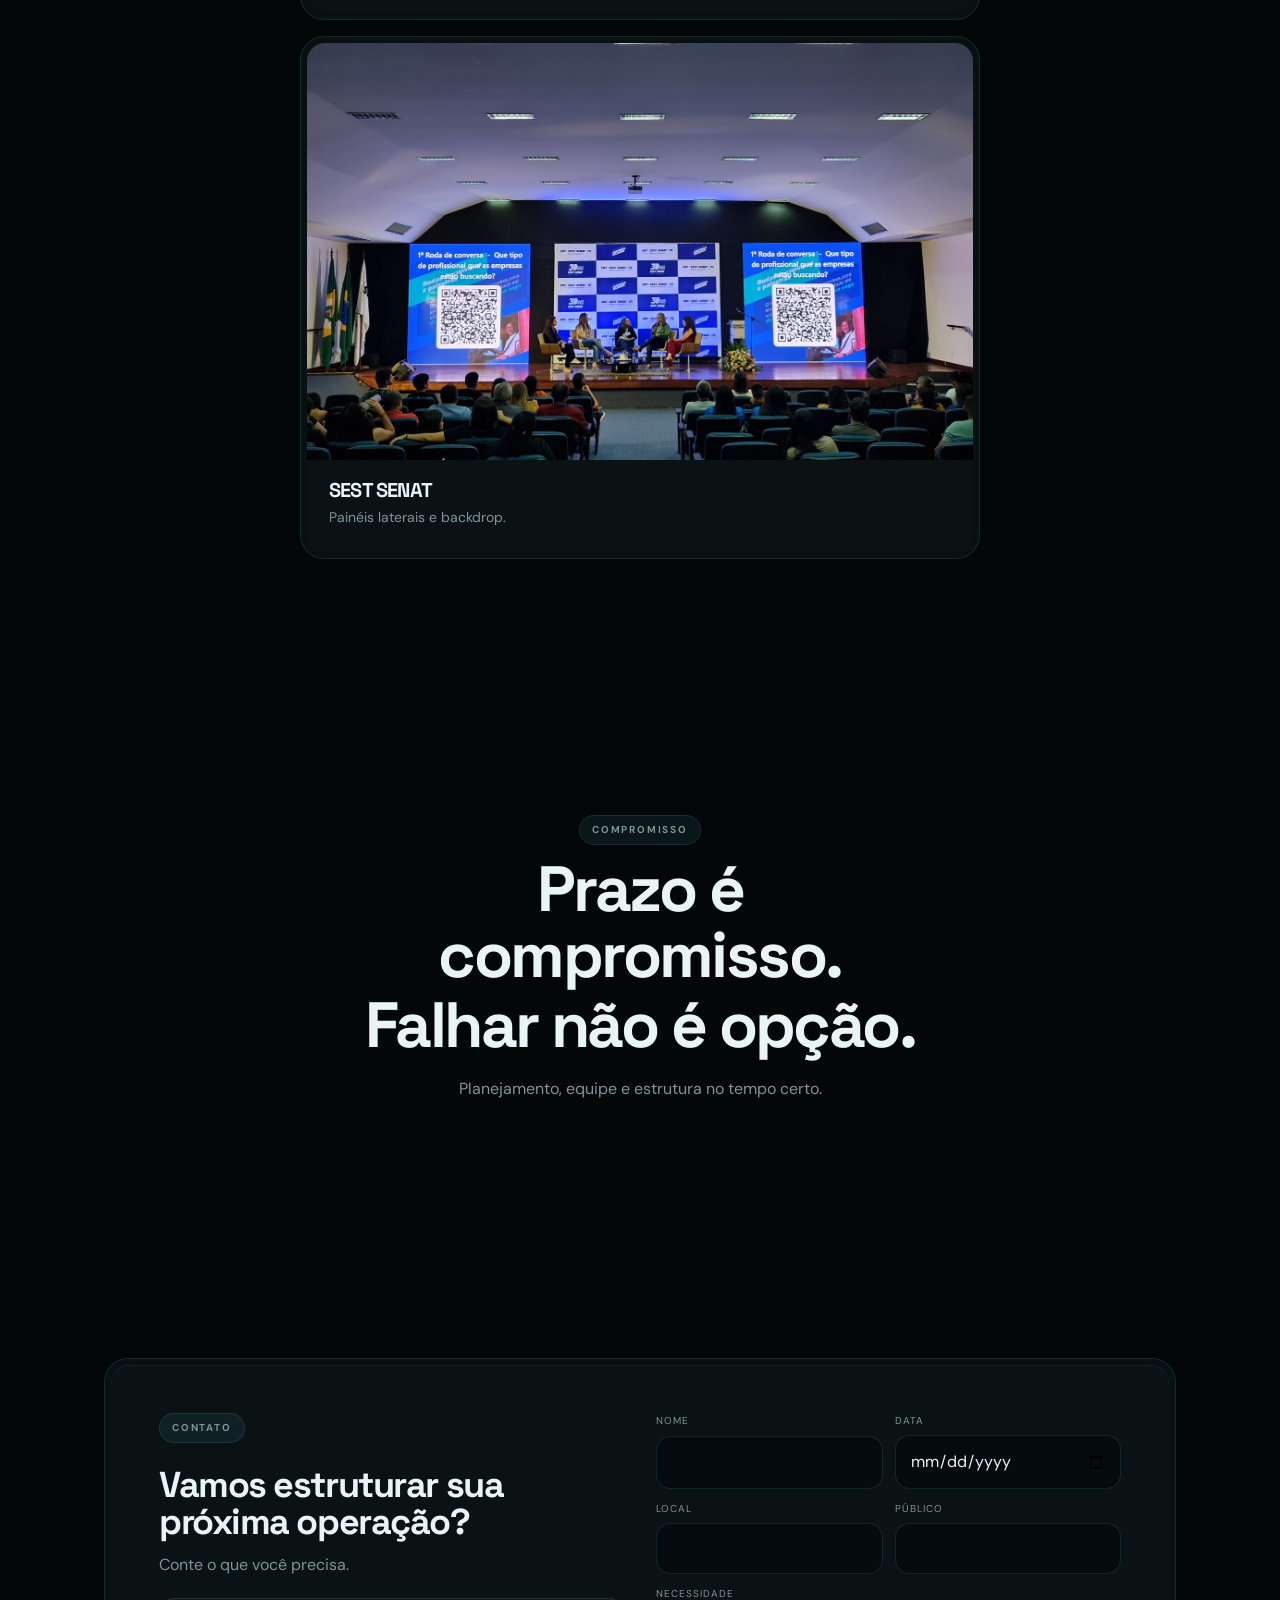
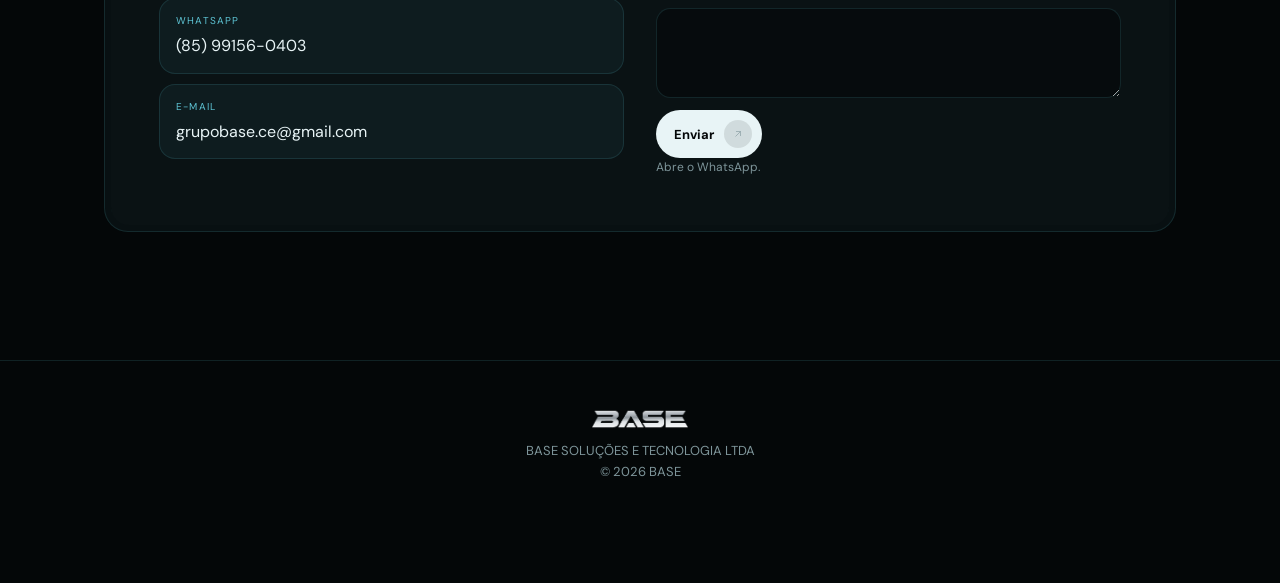
<file: models/modelo-c.html>
<!DOCTYPE html>
<html lang="pt-BR">
<head>
  <meta charset="utf-8">
  <meta name="viewport" content="width=device-width, initial-scale=1">
  <title>BASE — LED Haze (Modelo C)</title>
  <meta name="robots" content="noindex">
  <link rel="icon" href="../assets/img/favicon.png" type="image/png">
  <link rel="preconnect" href="https://fonts.googleapis.com">
  <link rel="preconnect" href="https://fonts.gstatic.com" crossorigin>
  <link rel="stylesheet" href="https://fonts.googleapis.com/css2?family=DM+Sans:wght@400;500;600;700&family=Space+Grotesk:wght@600;700&display=swap">
  <link rel="stylesheet" href="css/modelo-c.css">
</head>
<body>
  <div class="atmo" aria-hidden="true"><div class="haze"></div></div>
  <div class="grain" aria-hidden="true"></div>
  <a class="skip" href="#conteudo">Pular para o conteúdo</a>

  <header class="nav">
    <div class="nav-island">
      <a class="brand" href="#topo"><img src="../assets/img/logo-base.png" alt="BASE"></a>
      <nav id="menu-principal" class="nav-links" aria-label="Principal">
        <a href="#solucoes">Soluções</a>
        <a href="#projetos">Projetos</a>
        <a href="#a-base">A BASE</a>
        <a href="#contato">Contato</a>
        <a class="btn mobile-only" href="#contato">Orçamento<span class="btn-orb"><svg viewBox="0 0 24 24" fill="none" stroke="currentColor" stroke-width="1.2"><path d="M7 17L17 7"/><path d="M8 7h9v9"/></svg></span></a>
      </nav>
      <a class="btn nav-cta" href="#contato">Orçamento<span class="btn-orb"><svg viewBox="0 0 24 24" fill="none" stroke="currentColor" stroke-width="1.2"><path d="M7 17L17 7"/><path d="M8 7h9v9"/></svg></span></a>
      <button class="nav-toggle" type="button" aria-expanded="false" aria-controls="menu-principal" aria-label="Abrir menu"><span class="nav-toggle-bars"></span></button>
    </div>
  </header>

  <main id="topo">
    <section class="hero">
      <div class="wrap" id="conteudo">
        <div class="reveal is-in">
          <img class="hero-logo" src="../assets/img/logo-base.png" alt="BASE">
          <h1>Estrutura para fazer acontecer.</h1>
          <p class="hero-lead">Serviços, tecnologia, equipamentos e soluções para empresas, eventos e operações.</p>
          <div class="hero-actions">
            <a class="btn" href="#a-base">Conheça a BASE<span class="btn-orb"><svg viewBox="0 0 24 24" fill="none" stroke="currentColor" stroke-width="1.2"><path d="M12 5v14"/><path d="M6 13l6 6 6-6"/></svg></span></a>
            <a class="btn ghost" href="#contato">Fale conosco<span class="btn-orb"><svg viewBox="0 0 24 24" fill="none" stroke="currentColor" stroke-width="1.2"><path d="M7 17L17 7"/><path d="M8 7h9v9"/></svg></span></a>
          </div>
        </div>
        <div class="cascade reveal is-in" style="--d:140ms">
          <div class="bezel"><div class="bezel-core num-core"><b>20+</b><span>Anos de experiência</span></div></div>
          <div class="bezel"><div class="bezel-core num-core"><b>4.000+</b><span>Eventos entregues</span></div></div>
          <div class="bezel"><div class="bezel-core num-core"><b>1.000 m²</b><span>De estrutura</span></div></div>
          <div class="bezel"><div class="bezel-core num-core"><b>24h</b><span>Prazo de resposta</span></div></div>
        </div>
      </div>
    </section>

    <section id="a-base">
      <div class="wrap head reveal"><p class="eyebrow">A BASE</p><h2>Mais do que executar. Estruturar.</h2><p>A BASE reúne serviços, tecnologia, equipamentos e capacidade operacional.</p></div>
    </section>

    <section id="solucoes">
      <div class="wrap">
        <div class="head reveal"><p class="eyebrow">Soluções</p><h2>Soluções que sustentam operações.</h2></div>
        <div class="solutions">
          <article class="bezel reveal"><div class="bezel-core sol-core"><img src="../assets/img/portfolio/conf-live-26.jpg" alt=""><h3>Eventos</h3><p>Estrutura, som, luz, LED e operação.</p></div></article>
          <article class="bezel reveal" style="--d:80ms"><div class="bezel-core sol-core"><img src="../assets/img/portfolio/cn-final-ano-projeto.jpg" alt=""><h3>Tecnologia</h3><p>Ferramentas para processos.</p></div></article>
          <article class="bezel reveal" style="--d:120ms"><div class="bezel-core sol-core"><img src="../assets/img/portfolio/forum-saude-fecomercio.jpg" alt=""><h3>Serviços</h3><p>Para empresas e operações.</p></div></article>
          <article class="bezel reveal" style="--d:160ms"><div class="bezel-core sol-core"><img src="../assets/img/portfolio/taca-favelas-tunel-led.jpg" alt=""><h3>Estrutura</h3><p>Equipamentos e recursos.</p></div></article>
        </div>
      </div>
    </section>

    <section id="projetos">
      <div class="wrap">
        <div class="head reveal"><p class="eyebrow">Projetos</p><h2>Trabalhos que já entregamos</h2></div>
        <div class="stack">
          <article class="bezel reveal"><div class="bezel-core"><div class="shot"><img src="../assets/img/portfolio/cn-final-ano-execucao.jpg" alt="" loading="lazy"></div><div class="stack-body"><h3>Final de ano — CN</h3><p>LED e iluminação no CFO.</p></div></div></article>
          <article class="bezel reveal" style="--d:80ms"><div class="bezel-core"><div class="shot"><img src="../assets/img/portfolio/sest-senat.jpg" alt="" loading="lazy"></div><div class="stack-body"><h3>SEST SENAT</h3><p>Painéis laterais e backdrop.</p></div></div></article>
        </div>
      </div>
    </section>

    <section class="claim">
      <div class="wrap reveal"><p class="eyebrow">Compromisso</p><h2><span>Prazo é compromisso.</span><span>Falhar não é opção.</span></h2><p>Planejamento, equipe e estrutura no tempo certo.</p></div>
    </section>

    <section id="contato">
      <div class="wrap">
        <div class="bezel cta-shell reveal"><div class="bezel-core cta">
          <div>
            <p class="eyebrow">Contato</p>
            <h2>Vamos estruturar sua próxima operação?</h2>
            <p>Conte o que você precisa.</p>
            <div class="contact">
              <a href="https://wa.me/5585991560403" target="_blank" rel="noopener"><span>WhatsApp</span>(85) 99156-0403</a>
              <a href="mailto:grupobase.ce@gmail.com"><span>E-mail</span>grupobase.ce@gmail.com</a>
            </div>
          </div>
          <form id="quote-form" class="quote-form">
            <label><span>Nome</span><input name="name" required></label>
            <label><span>Data</span><input type="date" name="date"></label>
            <label><span>Local</span><input name="place"></label>
            <label><span>Público</span><input name="audience"></label>
            <label class="full"><span>Necessidade</span><textarea name="need"></textarea></label>
            <div class="form-actions"><button class="btn" type="submit">Enviar<span class="btn-orb"><svg viewBox="0 0 24 24" fill="none" stroke="currentColor" stroke-width="1.2"><path d="M7 17L17 7"/><path d="M8 7h9v9"/></svg></span></button><p class="form-note">Abre o WhatsApp.</p></div>
          </form>
        </div></div>
      </div>
    </section>
  </main>

  <footer><div class="wrap foot"><img src="../assets/img/logo-base.png" alt="BASE"><p>BASE SOLUÇÕES E TECNOLOGIA LTDA</p><p>© <span id="year">2026</span> BASE</p></div></footer>
  <p class="model-badge">C · LED Haze <a href="index.html">Galeria</a></p>
  <a class="wa-float" href="https://wa.me/5585991560403" target="_blank" rel="noopener" aria-label="WhatsApp"><svg viewBox="0 0 24 24"><path d="M20.5 3.5A11 11 0 0 0 2.1 16.7L1 23l6.5-1.1A11 11 0 0 0 20.5 3.5z"/></svg></a>
  <script src="shared.js" defer></script>
</body>
</html>
</file>
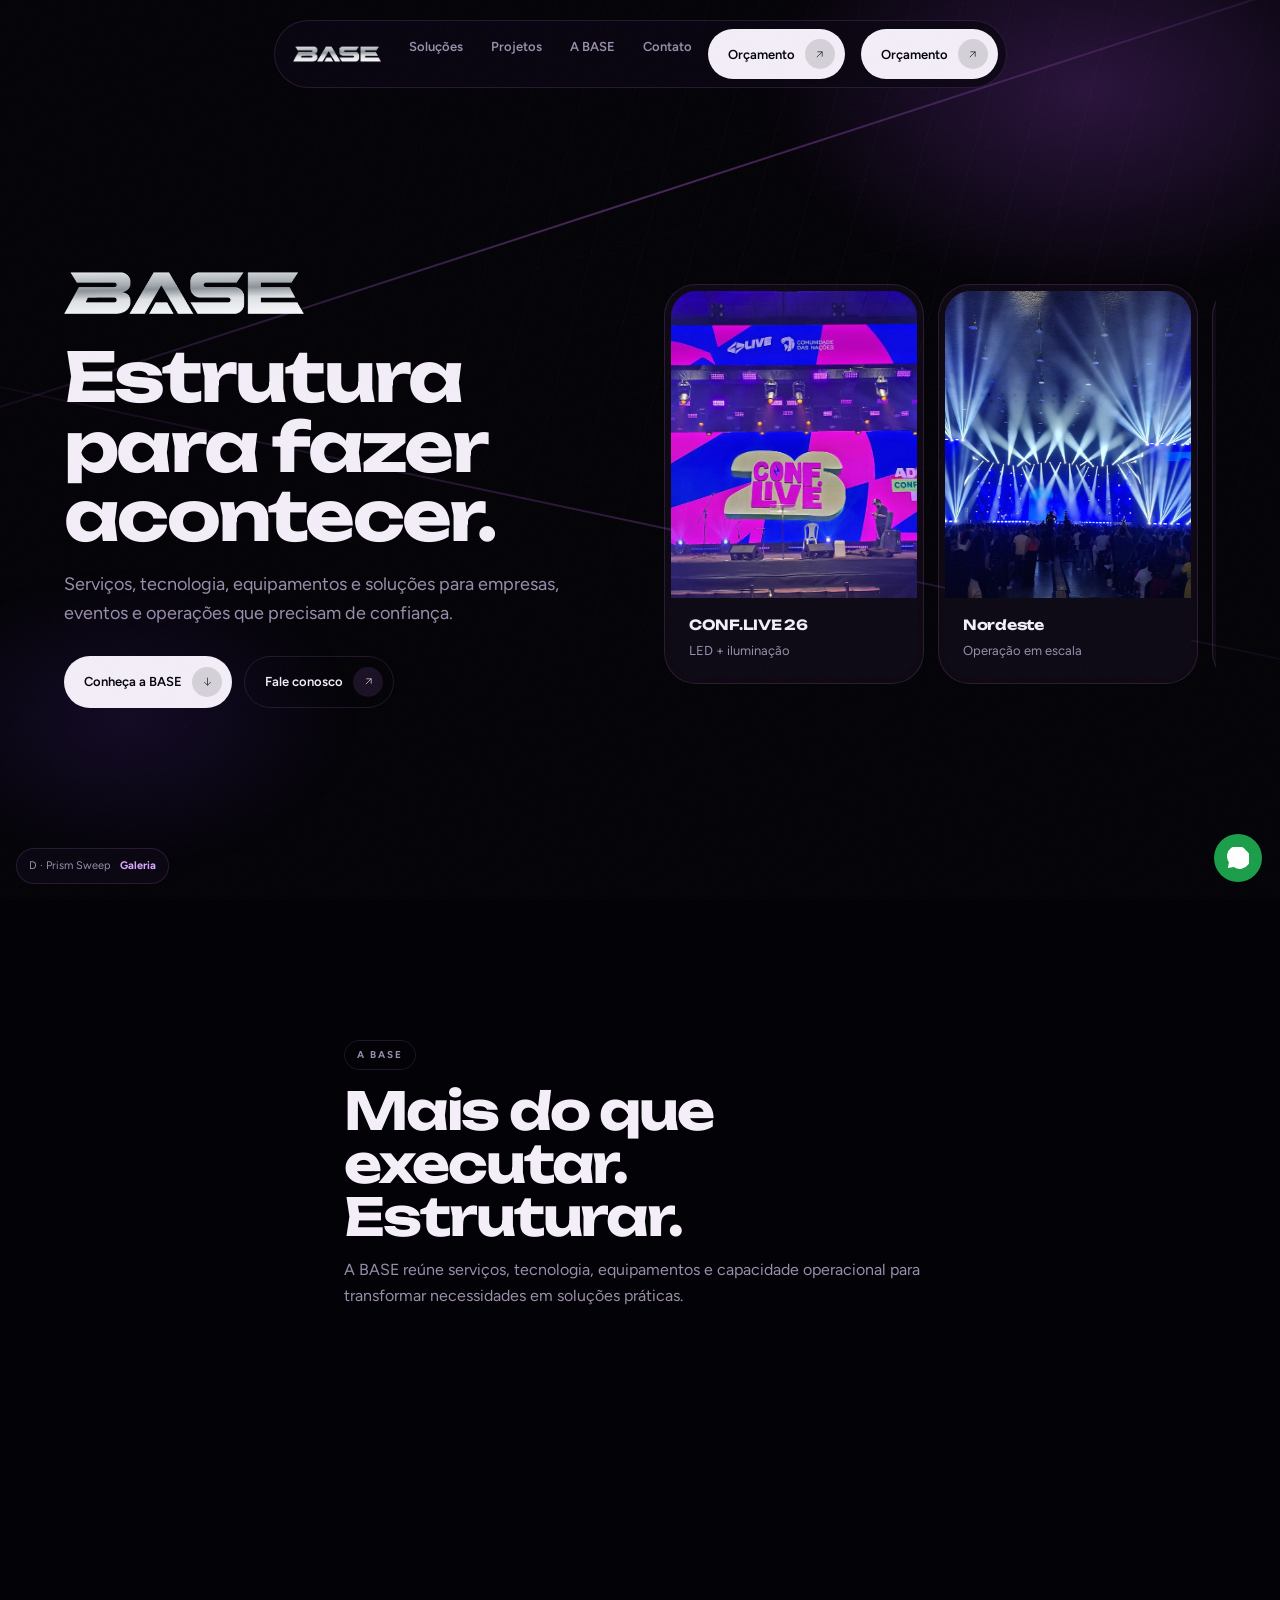
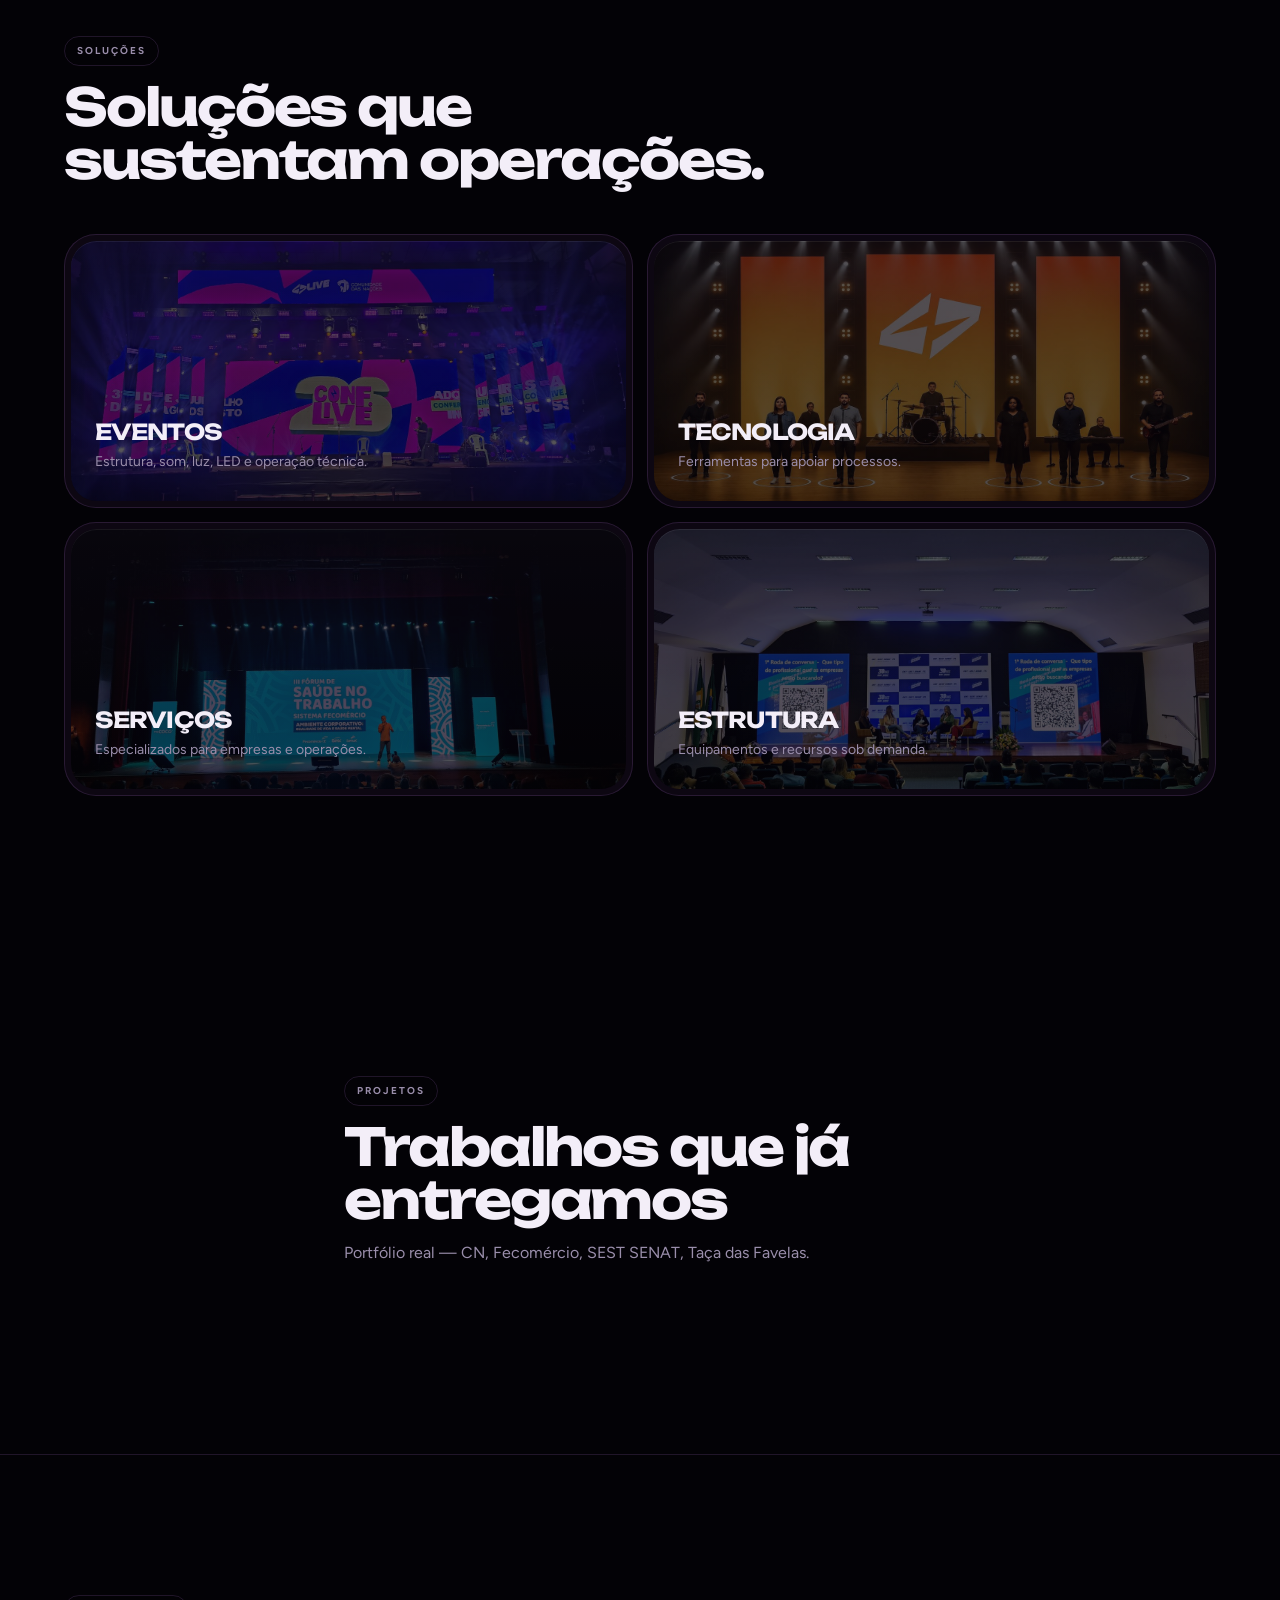
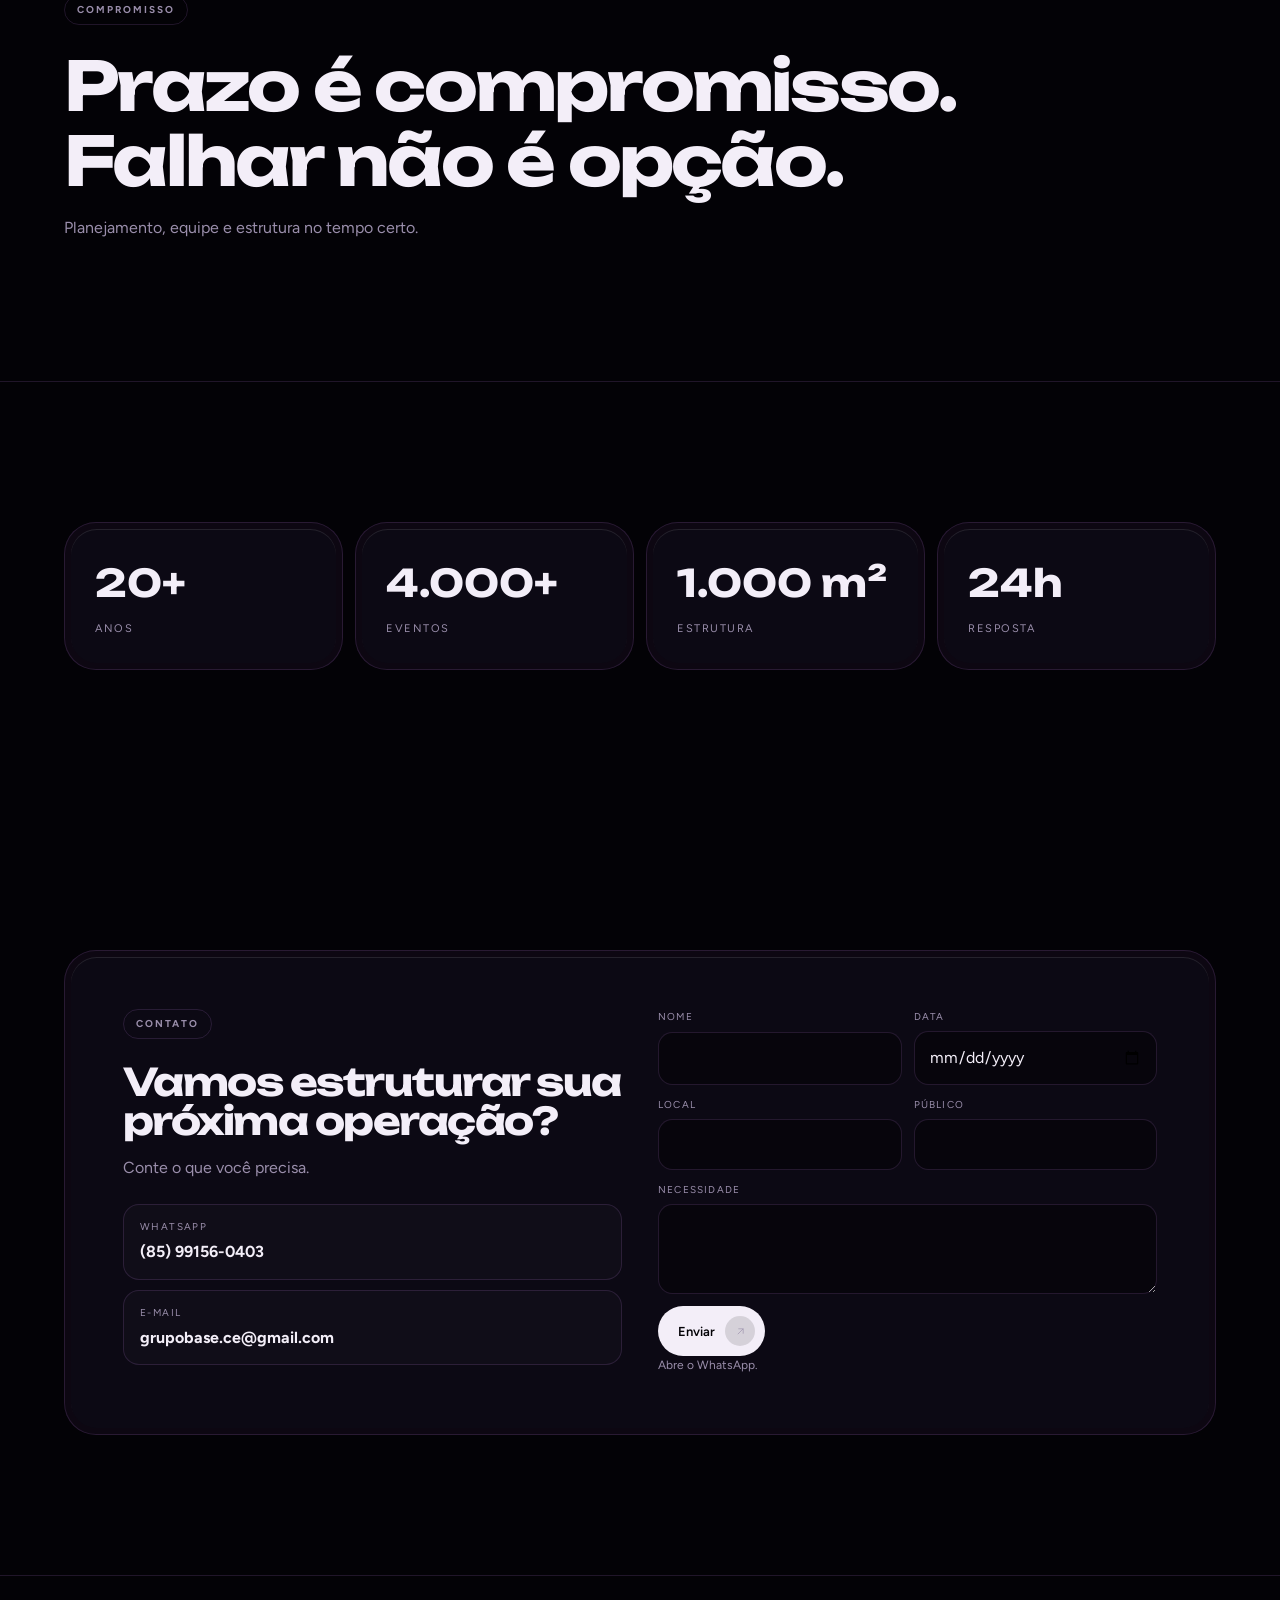
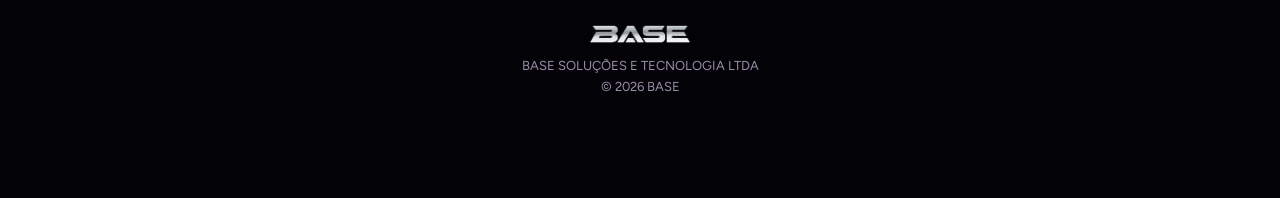
<file: models/modelo-d.html>
<!DOCTYPE html>
<html lang="pt-BR">
<head>
  <meta charset="utf-8">
  <meta name="viewport" content="width=device-width, initial-scale=1">
  <title>BASE — Prism Sweep (Modelo D)</title>
  <meta name="robots" content="noindex">
  <link rel="icon" href="../assets/img/favicon.png" type="image/png">
  <link rel="preconnect" href="https://fonts.googleapis.com">
  <link rel="preconnect" href="https://fonts.gstatic.com" crossorigin>
  <link rel="stylesheet" href="https://fonts.googleapis.com/css2?family=Figtree:wght@400;500;600;700&family=Unbounded:wght@600;700&display=swap">
  <link rel="stylesheet" href="css/modelo-d.css">
</head>
<body>
  <div class="atmo" aria-hidden="true"><div class="prism-grid"></div></div>
  <div class="grain" aria-hidden="true"></div>
  <a class="skip" href="#conteudo">Pular para o conteúdo</a>

  <header class="nav">
    <div class="nav-island">
      <a class="brand" href="#topo"><img src="../assets/img/logo-base.png" alt="BASE"></a>
      <nav id="menu-principal" class="nav-links" aria-label="Principal">
        <a href="#solucoes" style="--d:100ms">Soluções</a>
        <a href="#projetos" style="--d:150ms">Projetos</a>
        <a href="#a-base" style="--d:200ms">A BASE</a>
        <a href="#contato" style="--d:250ms">Contato</a>
        <a class="btn mobile-only" href="#contato" style="--d:300ms">Orçamento<span class="btn-orb"><svg viewBox="0 0 24 24" fill="none" stroke="currentColor" stroke-width="1.2"><path d="M7 17L17 7"/><path d="M8 7h9v9"/></svg></span></a>
      </nav>
      <a class="btn nav-cta" href="#contato">Orçamento<span class="btn-orb"><svg viewBox="0 0 24 24" fill="none" stroke="currentColor" stroke-width="1.2"><path d="M7 17L17 7"/><path d="M8 7h9v9"/></svg></span></a>
      <button class="nav-toggle" type="button" aria-expanded="false" aria-controls="menu-principal" aria-label="Abrir menu"><span class="nav-toggle-bars"></span></button>
    </div>
  </header>

  <main id="topo">
    <section class="hero">
      <div class="wrap hero-split" id="conteudo">
        <div class="reveal is-in">
          <img class="hero-logo" src="../assets/img/logo-base.png" alt="BASE">
          <h1>Estrutura para fazer acontecer.</h1>
          <p class="hero-lead">Serviços, tecnologia, equipamentos e soluções para empresas, eventos e operações que precisam de confiança.</p>
          <div class="hero-actions">
            <a class="btn" href="#a-base">Conheça a BASE<span class="btn-orb"><svg viewBox="0 0 24 24" fill="none" stroke="currentColor" stroke-width="1.2"><path d="M12 5v14"/><path d="M6 13l6 6 6-6"/></svg></span></a>
            <a class="btn ghost" href="#contato">Fale conosco<span class="btn-orb"><svg viewBox="0 0 24 24" fill="none" stroke="currentColor" stroke-width="1.2"><path d="M7 17L17 7"/><path d="M8 7h9v9"/></svg></span></a>
          </div>
        </div>
        <div class="rail reveal is-in" style="--d:120ms">
          <article class="bezel pill"><div class="bezel-core"><div class="shot"><img src="../assets/img/portfolio/conf-live-26.jpg" alt="" loading="lazy"></div><div class="pill-cap"><b>CONF.LIVE 26</b>LED + iluminação</div></div></article>
          <article class="bezel pill"><div class="bezel-core"><div class="shot"><img src="../assets/img/portfolio/conferencia-nordeste.jpg" alt="" loading="lazy"></div><div class="pill-cap"><b>Nordeste</b>Operação em escala</div></div></article>
          <article class="bezel pill"><div class="bezel-core"><div class="shot"><img src="../assets/img/portfolio/taca-favelas-tunel-led.jpg" alt="" loading="lazy"></div><div class="pill-cap"><b>Taça das Favelas</b>Estrutura LED</div></div></article>
        </div>
      </div>
    </section>

    <section id="a-base">
      <div class="wrap head reveal"><span class="eyebrow">A BASE</span><h2>Mais do que executar. Estruturar.</h2><p>A BASE reúne serviços, tecnologia, equipamentos e capacidade operacional para transformar necessidades em soluções práticas.</p></div>
    </section>

    <section id="solucoes">
      <div class="wrap">
        <div class="head reveal"><span class="eyebrow">Soluções</span><h2>Soluções que sustentam operações.</h2></div>
        <div class="solutions">
          <article class="bezel reveal"><div class="bezel-core sol-core"><img src="../assets/img/portfolio/conf-live-26.jpg" alt=""><h3>Eventos</h3><p>Estrutura, som, luz, LED e operação técnica.</p></div></article>
          <article class="bezel reveal" style="--d:80ms"><div class="bezel-core sol-core"><img src="../assets/img/portfolio/cn-final-ano-projeto.jpg" alt=""><h3>Tecnologia</h3><p>Ferramentas para apoiar processos.</p></div></article>
          <article class="bezel reveal" style="--d:120ms"><div class="bezel-core sol-core"><img src="../assets/img/portfolio/forum-saude-fecomercio.jpg" alt=""><h3>Serviços</h3><p>Especializados para empresas e operações.</p></div></article>
          <article class="bezel reveal" style="--d:160ms"><div class="bezel-core sol-core"><img src="../assets/img/portfolio/sest-senat.jpg" alt=""><h3>Estrutura</h3><p>Equipamentos e recursos sob demanda.</p></div></article>
        </div>
      </div>
    </section>

    <section id="projetos">
      <div class="wrap head reveal"><span class="eyebrow">Projetos</span><h2>Trabalhos que já entregamos</h2><p>Portfólio real — CN, Fecomércio, SEST SENAT, Taça das Favelas.</p></div>
    </section>

    <section class="claim">
      <div class="wrap reveal"><span class="eyebrow">Compromisso</span><h2><span>Prazo é compromisso.</span><span>Falhar não é opção.</span></h2><p>Planejamento, equipe e estrutura no tempo certo.</p></div>
    </section>

    <section>
      <div class="wrap">
        <div class="nums">
          <div class="bezel reveal"><div class="bezel-core num-core"><b>20+</b><span>Anos</span></div></div>
          <div class="bezel reveal" style="--d:60ms"><div class="bezel-core num-core"><b>4.000+</b><span>Eventos</span></div></div>
          <div class="bezel reveal" style="--d:120ms"><div class="bezel-core num-core"><b>1.000 m²</b><span>Estrutura</span></div></div>
          <div class="bezel reveal" style="--d:180ms"><div class="bezel-core num-core"><b>24h</b><span>Resposta</span></div></div>
        </div>
      </div>
    </section>

    <section id="contato">
      <div class="wrap">
        <div class="bezel cta-shell reveal"><div class="bezel-core cta">
          <div>
            <span class="eyebrow">Contato</span>
            <h2>Vamos estruturar sua próxima operação?</h2>
            <p>Conte o que você precisa.</p>
            <div class="contact">
              <a href="https://wa.me/5585991560403" target="_blank" rel="noopener"><span>WhatsApp</span><b>(85) 99156-0403</b></a>
              <a href="mailto:grupobase.ce@gmail.com"><span>E-mail</span><b>grupobase.ce@gmail.com</b></a>
            </div>
          </div>
          <form id="quote-form" class="quote-form">
            <label><span>Nome</span><input name="name" required></label>
            <label><span>Data</span><input type="date" name="date"></label>
            <label><span>Local</span><input name="place"></label>
            <label><span>Público</span><input name="audience"></label>
            <label class="full"><span>Necessidade</span><textarea name="need"></textarea></label>
            <div class="form-actions"><button class="btn" type="submit">Enviar<span class="btn-orb"><svg viewBox="0 0 24 24" fill="none" stroke="currentColor" stroke-width="1.2"><path d="M7 17L17 7"/><path d="M8 7h9v9"/></svg></span></button><p class="form-note">Abre o WhatsApp.</p></div>
          </form>
        </div></div>
      </div>
    </section>
  </main>

  <footer><div class="wrap foot"><img src="../assets/img/logo-base.png" alt="BASE"><p>BASE SOLUÇÕES E TECNOLOGIA LTDA</p><p>© <span id="year">2026</span> BASE</p></div></footer>
  <p class="model-badge">D · Prism Sweep <a href="index.html">Galeria</a></p>
  <a class="wa-float" href="https://wa.me/5585991560403" target="_blank" rel="noopener" aria-label="WhatsApp"><svg viewBox="0 0 24 24"><path d="M20.5 3.5A11 11 0 0 0 2.1 16.7L1 23l6.5-1.1A11 11 0 0 0 20.5 3.5z"/></svg></a>
  <script src="shared.js" defer></script>
</body>
</html>
</file>
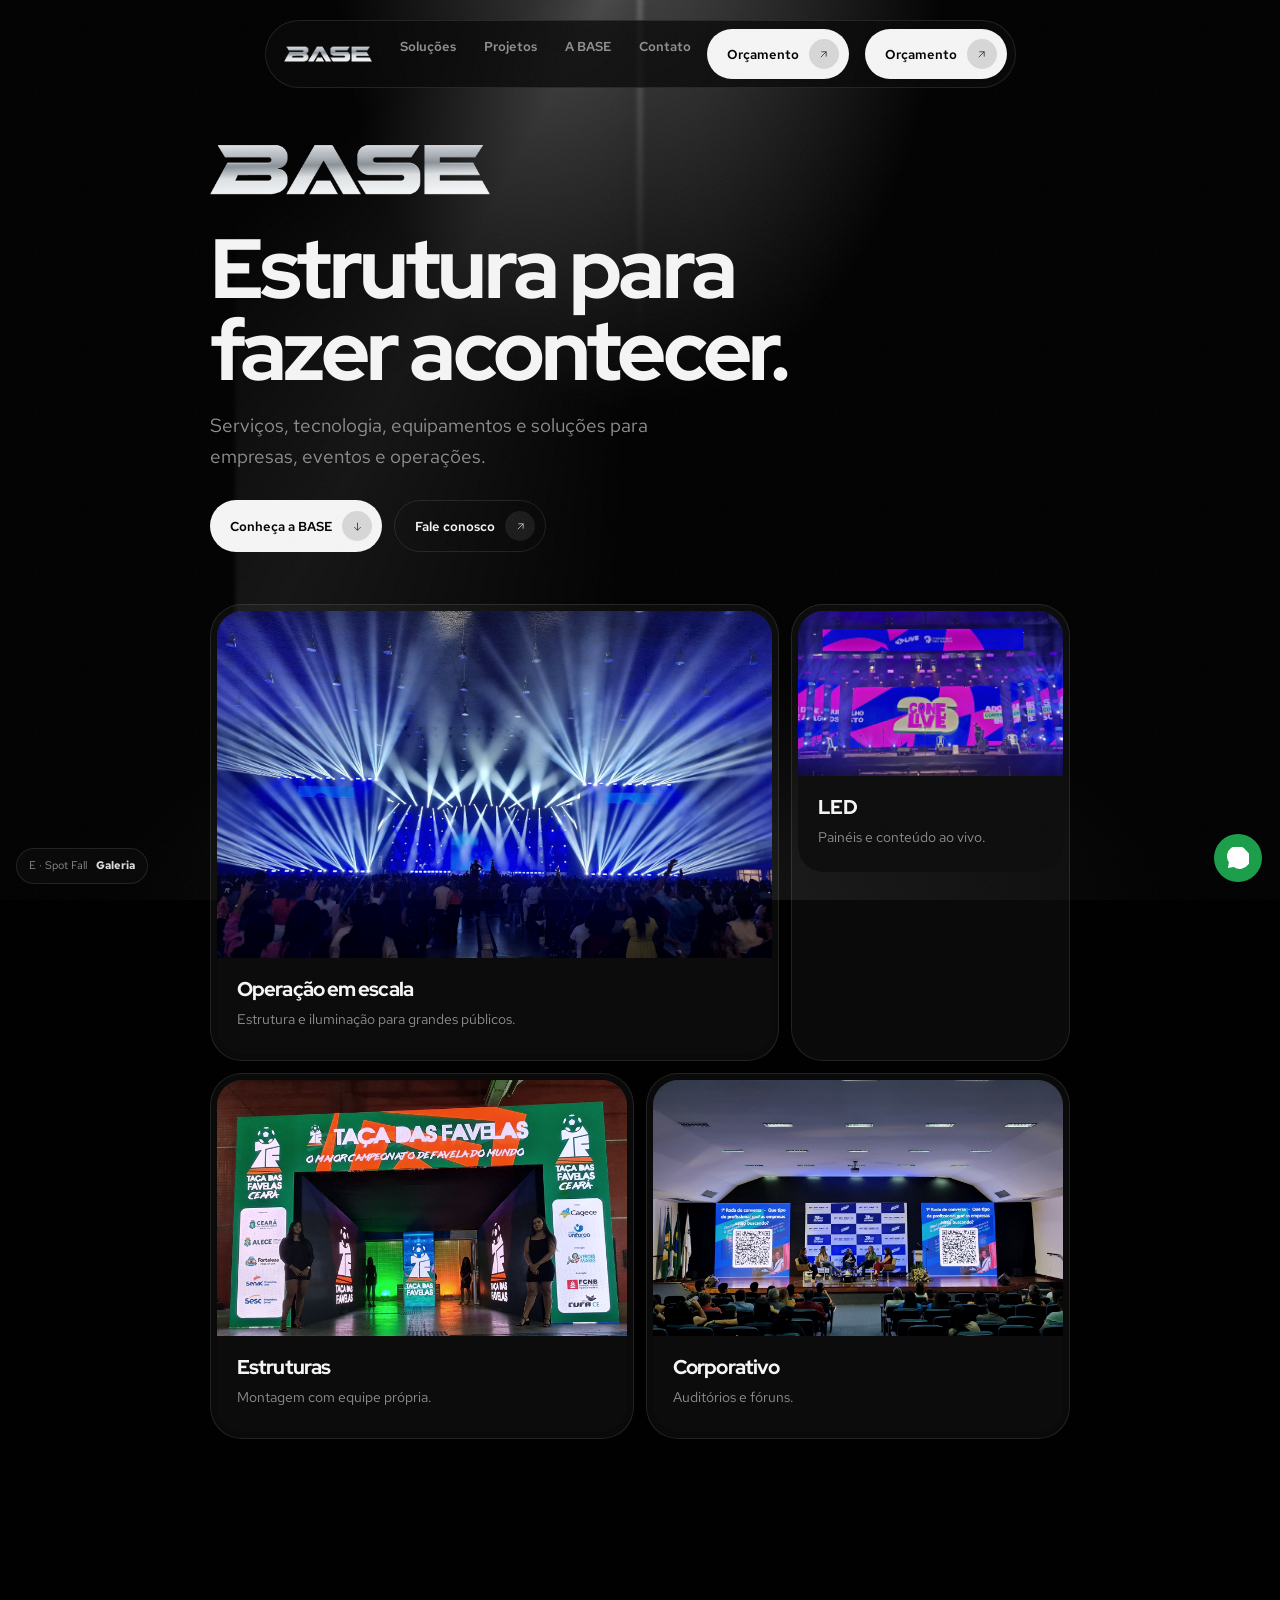
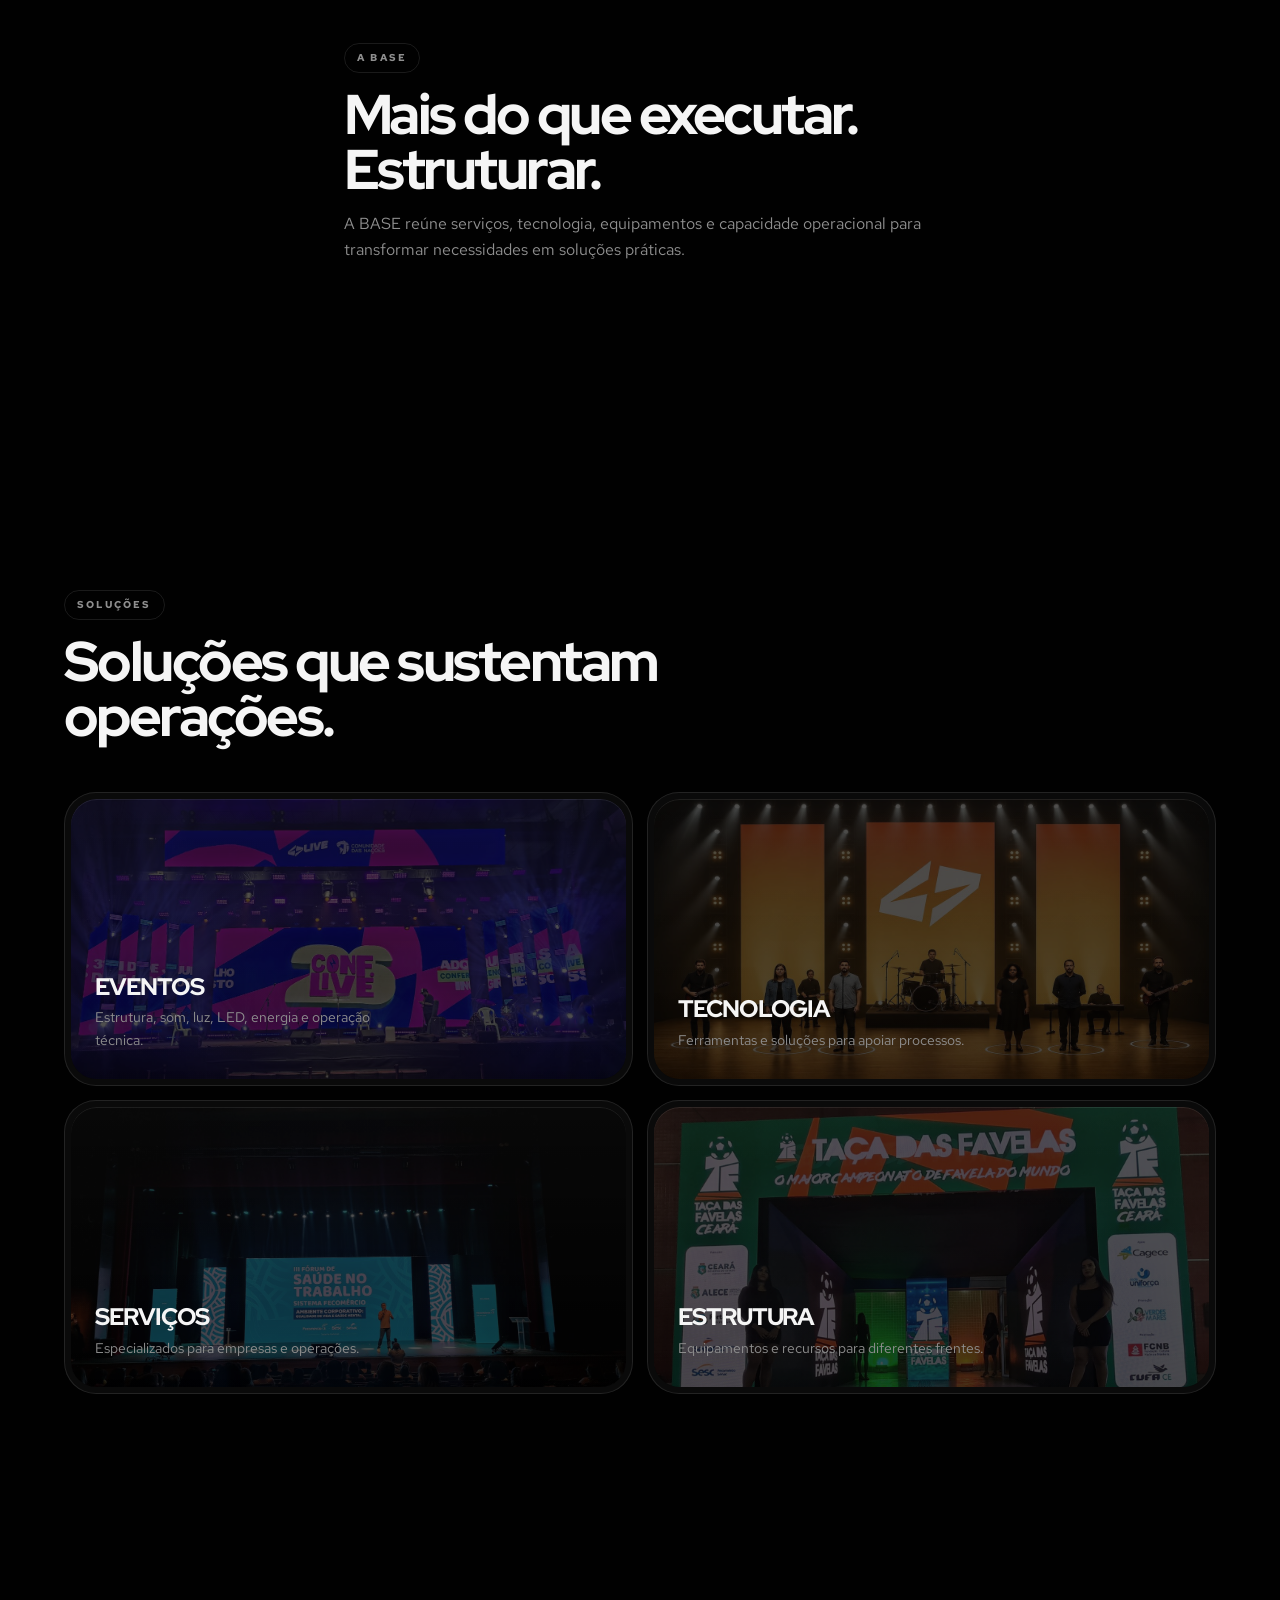
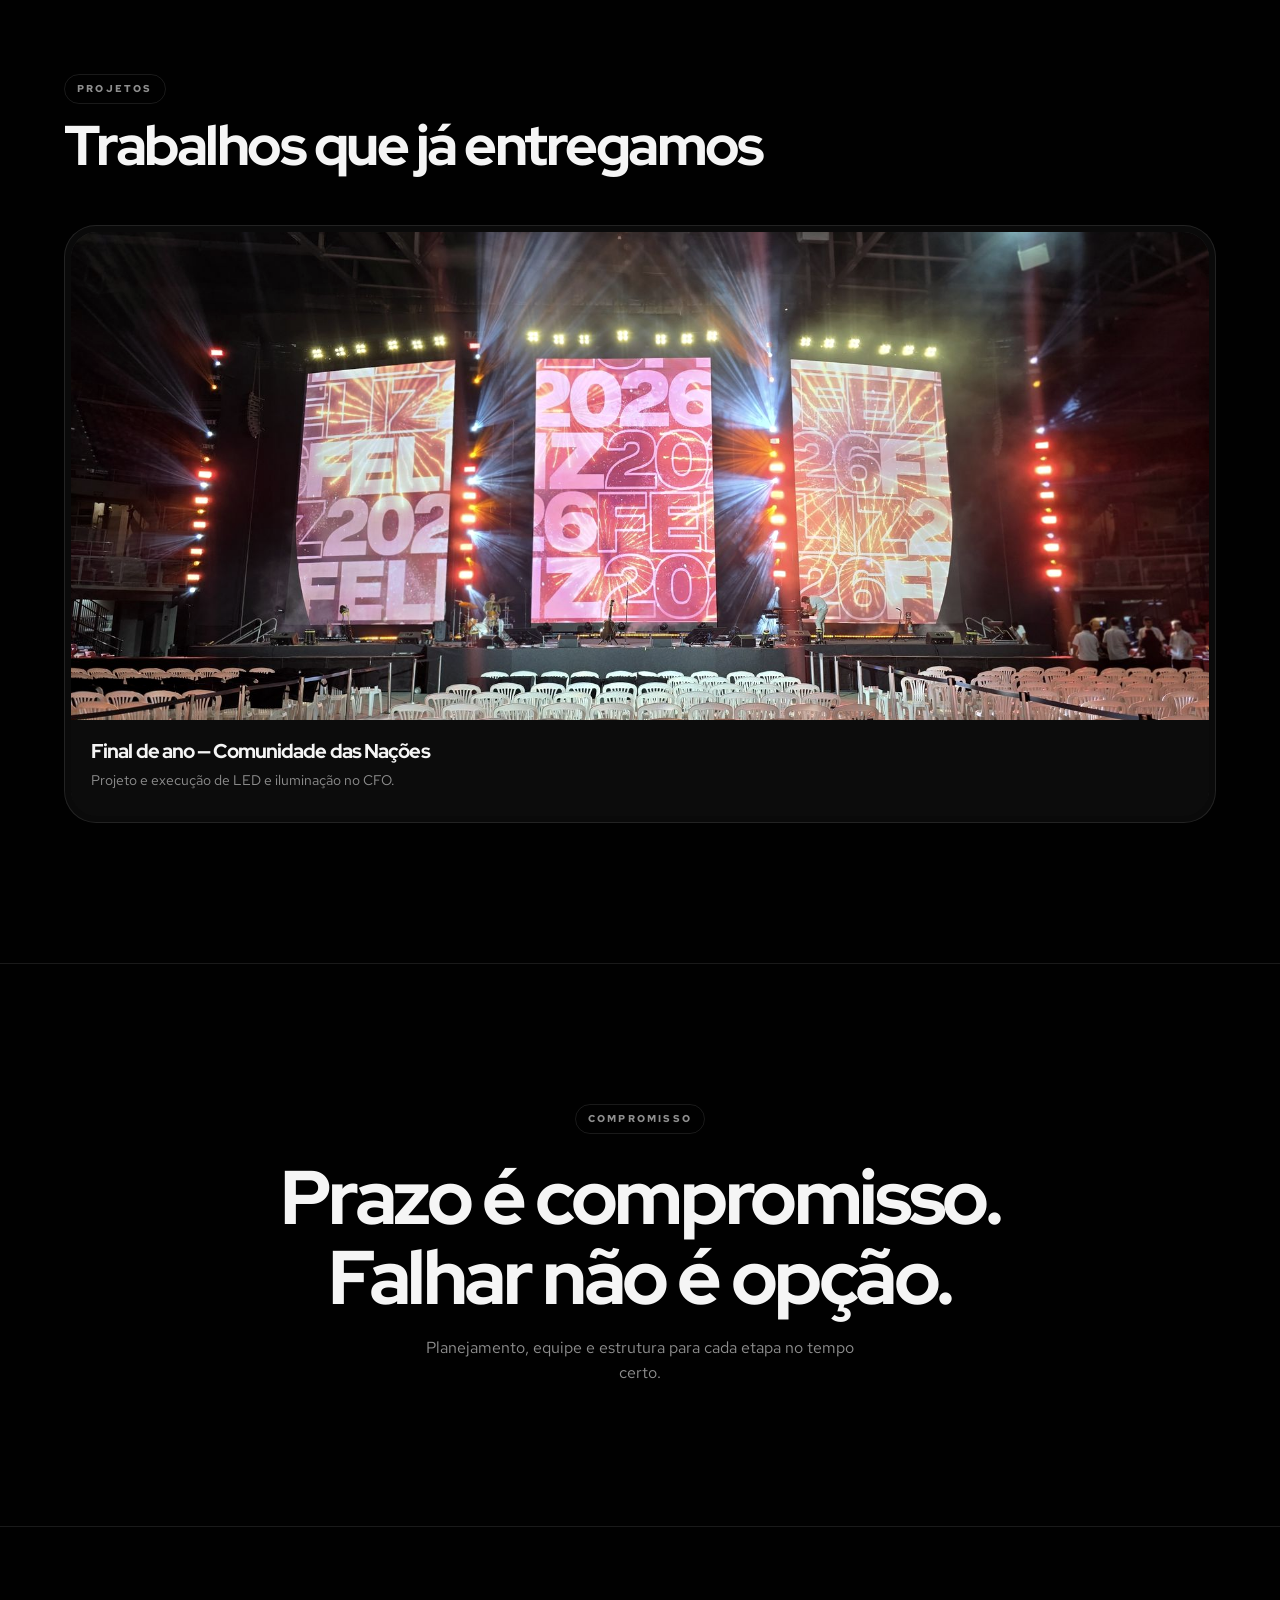
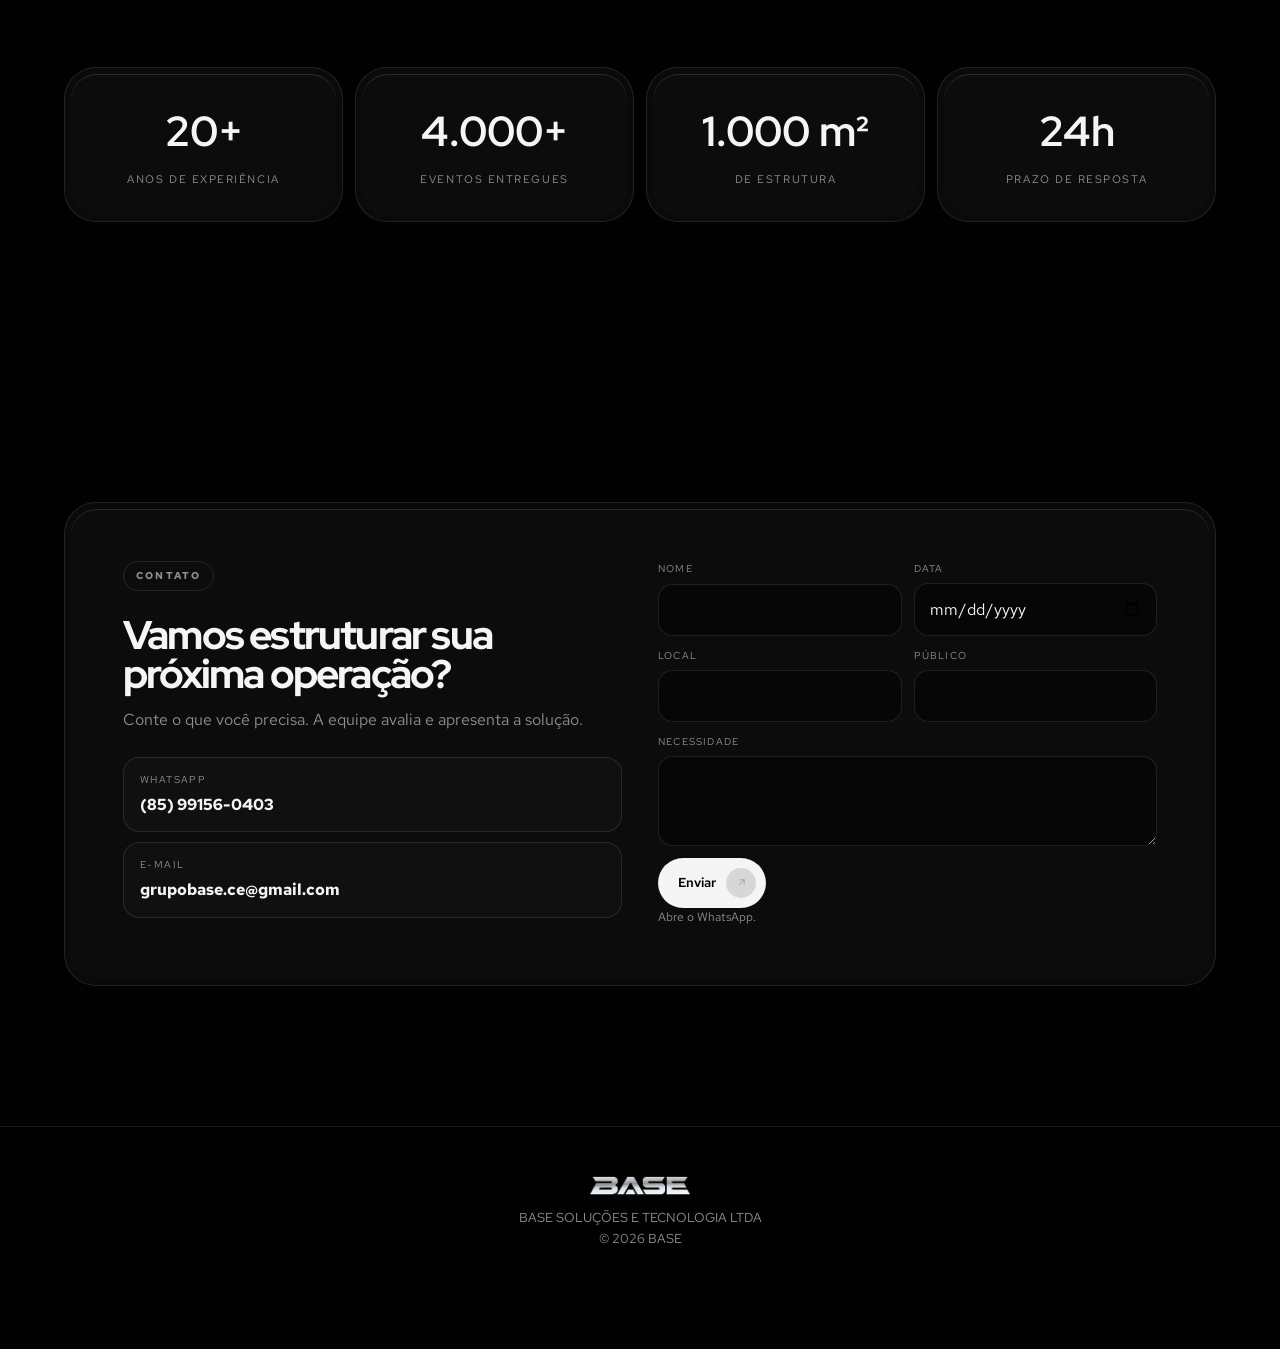
<file: models/modelo-e.html>
<!DOCTYPE html>
<html lang="pt-BR">
<head>
  <meta charset="utf-8">
  <meta name="viewport" content="width=device-width, initial-scale=1">
  <title>BASE — Spot Fall (Modelo E)</title>
  <meta name="robots" content="noindex">
  <link rel="icon" href="../assets/img/favicon.png" type="image/png">
  <link rel="preconnect" href="https://fonts.googleapis.com">
  <link rel="preconnect" href="https://fonts.gstatic.com" crossorigin>
  <link rel="stylesheet" href="https://fonts.googleapis.com/css2?family=Red+Hat+Display:wght@600;700;800&family=Red+Hat+Text:wght@400;500;600&display=swap">
  <link rel="stylesheet" href="css/modelo-e.css">
</head>
<body>
  <div class="atmo" aria-hidden="true"><div class="spot-cone"></div></div>
  <div class="grain" aria-hidden="true"></div>
  <a class="skip" href="#conteudo">Pular para o conteúdo</a>

  <header class="nav">
    <div class="nav-island">
      <a class="brand" href="#topo"><img src="../assets/img/logo-base.png" alt="BASE"></a>
      <nav id="menu-principal" class="nav-links" aria-label="Principal">
        <a href="#solucoes" style="--d:100ms">Soluções</a>
        <a href="#projetos" style="--d:150ms">Projetos</a>
        <a href="#a-base" style="--d:200ms">A BASE</a>
        <a href="#contato" style="--d:250ms">Contato</a>
        <a class="btn mobile-only" href="#contato" style="--d:300ms">Orçamento<span class="btn-orb"><svg viewBox="0 0 24 24" fill="none" stroke="currentColor" stroke-width="1.2"><path d="M7 17L17 7"/><path d="M8 7h9v9"/></svg></span></a>
      </nav>
      <a class="btn nav-cta" href="#contato">Orçamento<span class="btn-orb"><svg viewBox="0 0 24 24" fill="none" stroke="currentColor" stroke-width="1.2"><path d="M7 17L17 7"/><path d="M8 7h9v9"/></svg></span></a>
      <button class="nav-toggle" type="button" aria-expanded="false" aria-controls="menu-principal" aria-label="Abrir menu"><span class="nav-toggle-bars"></span></button>
    </div>
  </header>

  <main id="topo">
    <section class="hero">
      <div class="wrap" id="conteudo">
        <div class="reveal is-in">
          <img class="hero-logo" src="../assets/img/logo-base.png" alt="BASE">
          <h1>Estrutura para fazer acontecer.</h1>
          <p class="hero-lead">Serviços, tecnologia, equipamentos e soluções para empresas, eventos e operações.</p>
          <div class="hero-actions">
            <a class="btn" href="#a-base">Conheça a BASE<span class="btn-orb"><svg viewBox="0 0 24 24" fill="none" stroke="currentColor" stroke-width="1.2"><path d="M12 5v14"/><path d="M6 13l6 6 6-6"/></svg></span></a>
            <a class="btn ghost" href="#contato">Fale conosco<span class="btn-orb"><svg viewBox="0 0 24 24" fill="none" stroke="currentColor" stroke-width="1.2"><path d="M7 17L17 7"/><path d="M8 7h9v9"/></svg></span></a>
          </div>
        </div>
        <div class="bento">
          <a class="bezel w8 reveal" href="#projetos"><div class="bezel-core"><div class="shot"><img src="../assets/img/portfolio/conferencia-nordeste.jpg" alt="" loading="lazy"></div><div class="card-body"><h3>Operação em escala</h3><p>Estrutura e iluminação para grandes públicos.</p></div></div></a>
          <a class="bezel w4 reveal" style="--d:80ms" href="#projetos"><div class="bezel-core"><div class="shot"><img src="../assets/img/portfolio/conf-live-26.jpg" alt="" loading="lazy"></div><div class="card-body"><h3>LED</h3><p>Painéis e conteúdo ao vivo.</p></div></div></a>
          <a class="bezel w6 reveal" style="--d:120ms" href="#projetos"><div class="bezel-core"><div class="shot"><img src="../assets/img/portfolio/taca-favelas-tunel-led.jpg" alt="" loading="lazy"></div><div class="card-body"><h3>Estruturas</h3><p>Montagem com equipe própria.</p></div></div></a>
          <a class="bezel w6 reveal" style="--d:160ms" href="#projetos"><div class="bezel-core"><div class="shot"><img src="../assets/img/portfolio/sest-senat.jpg" alt="" loading="lazy"></div><div class="card-body"><h3>Corporativo</h3><p>Auditórios e fóruns.</p></div></div></a>
        </div>
      </div>
    </section>

    <section id="a-base">
      <div class="wrap head reveal">
        <p class="eyebrow">A BASE</p>
        <h2>Mais do que executar. Estruturar.</h2>
        <p>A BASE reúne serviços, tecnologia, equipamentos e capacidade operacional para transformar necessidades em soluções práticas.</p>
      </div>
    </section>

    <section id="solucoes">
      <div class="wrap">
        <div class="head reveal"><p class="eyebrow">Soluções</p><h2>Soluções que sustentam operações.</h2></div>
        <div class="solutions">
          <article class="bezel reveal"><div class="bezel-core sol-core"><img src="../assets/img/portfolio/conf-live-26.jpg" alt=""><h3>Eventos</h3><p>Estrutura, som, luz, LED, energia e operação técnica.</p></div></article>
          <article class="bezel reveal" style="--d:80ms"><div class="bezel-core sol-core"><img src="../assets/img/portfolio/cn-final-ano-projeto.jpg" alt=""><h3>Tecnologia</h3><p>Ferramentas e soluções para apoiar processos.</p></div></article>
          <article class="bezel reveal" style="--d:120ms"><div class="bezel-core sol-core"><img src="../assets/img/portfolio/forum-saude-fecomercio.jpg" alt=""><h3>Serviços</h3><p>Especializados para empresas e operações.</p></div></article>
          <article class="bezel reveal" style="--d:160ms"><div class="bezel-core sol-core"><img src="../assets/img/portfolio/taca-favelas-tunel-led.jpg" alt=""><h3>Estrutura</h3><p>Equipamentos e recursos para diferentes frentes.</p></div></article>
        </div>
      </div>
    </section>

    <section id="projetos">
      <div class="wrap">
        <div class="head reveal"><p class="eyebrow">Projetos</p><h2>Trabalhos que já entregamos</h2></div>
        <div class="bento">
          <a class="bezel w12 reveal" href="#contato"><div class="bezel-core"><div class="shot" style="aspect-ratio:21/9"><img src="../assets/img/portfolio/cn-final-ano-execucao.jpg" alt="" loading="lazy"></div><div class="card-body"><h3>Final de ano — Comunidade das Nações</h3><p>Projeto e execução de LED e iluminação no CFO.</p></div></div></a>
        </div>
      </div>
    </section>

    <section class="claim">
      <div class="wrap reveal"><p class="eyebrow">Compromisso</p><h2><span>Prazo é compromisso.</span><span>Falhar não é opção.</span></h2><p>Planejamento, equipe e estrutura para cada etapa no tempo certo.</p></div>
    </section>

    <section>
      <div class="wrap">
        <div class="nums">
          <div class="bezel reveal"><div class="bezel-core num-core"><b>20+</b><span>Anos de experiência</span></div></div>
          <div class="bezel reveal" style="--d:60ms"><div class="bezel-core num-core"><b>4.000+</b><span>Eventos entregues</span></div></div>
          <div class="bezel reveal" style="--d:120ms"><div class="bezel-core num-core"><b>1.000 m²</b><span>De estrutura</span></div></div>
          <div class="bezel reveal" style="--d:180ms"><div class="bezel-core num-core"><b>24h</b><span>Prazo de resposta</span></div></div>
        </div>
      </div>
    </section>

    <section id="contato">
      <div class="wrap">
        <div class="bezel cta-shell reveal"><div class="bezel-core cta">
          <div>
            <p class="eyebrow">Contato</p>
            <h2>Vamos estruturar sua próxima operação?</h2>
            <p>Conte o que você precisa. A equipe avalia e apresenta a solução.</p>
            <div class="contact">
              <a href="https://wa.me/5585991560403" target="_blank" rel="noopener"><span>WhatsApp</span><b>(85) 99156-0403</b></a>
              <a href="mailto:grupobase.ce@gmail.com"><span>E-mail</span><b>grupobase.ce@gmail.com</b></a>
            </div>
          </div>
          <form id="quote-form" class="quote-form">
            <label><span>Nome</span><input name="name" required></label>
            <label><span>Data</span><input type="date" name="date"></label>
            <label><span>Local</span><input name="place"></label>
            <label><span>Público</span><input name="audience"></label>
            <label class="full"><span>Necessidade</span><textarea name="need"></textarea></label>
            <div class="form-actions"><button class="btn" type="submit">Enviar<span class="btn-orb"><svg viewBox="0 0 24 24" fill="none" stroke="currentColor" stroke-width="1.2"><path d="M7 17L17 7"/><path d="M8 7h9v9"/></svg></span></button><p class="form-note">Abre o WhatsApp.</p></div>
          </form>
        </div></div>
      </div>
    </section>
  </main>

  <footer><div class="wrap foot"><img src="../assets/img/logo-base.png" alt="BASE"><p>BASE SOLUÇÕES E TECNOLOGIA LTDA</p><p>© <span id="year">2026</span> BASE</p></div></footer>
  <p class="model-badge">E · Spot Fall <a href="index.html">Galeria</a></p>
  <a class="wa-float" href="https://wa.me/5585991560403" target="_blank" rel="noopener" aria-label="WhatsApp"><svg viewBox="0 0 24 24"><path d="M20.5 3.5A11 11 0 0 0 2.1 16.7L1 23l6.5-1.1A11 11 0 0 0 20.5 3.5z"/></svg></a>
  <script src="shared.js" defer></script>
</body>
</html>
</file>
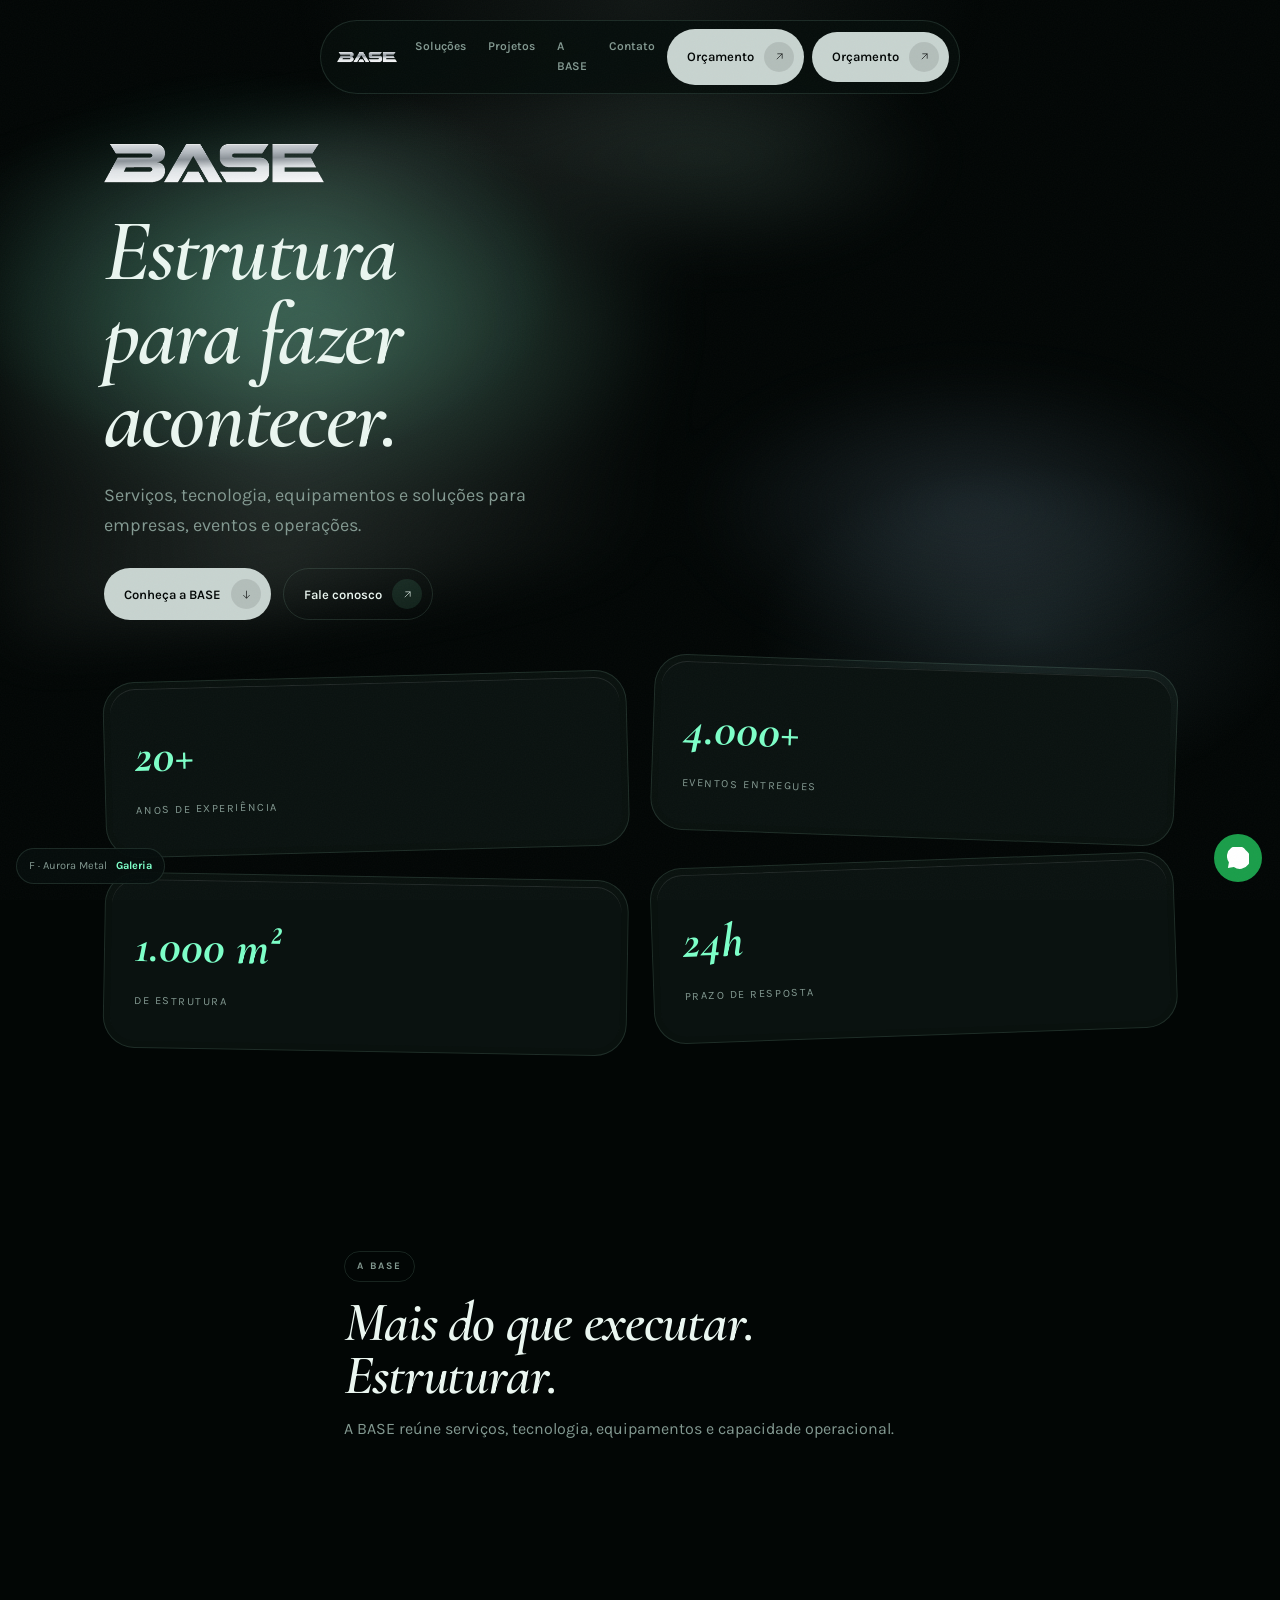
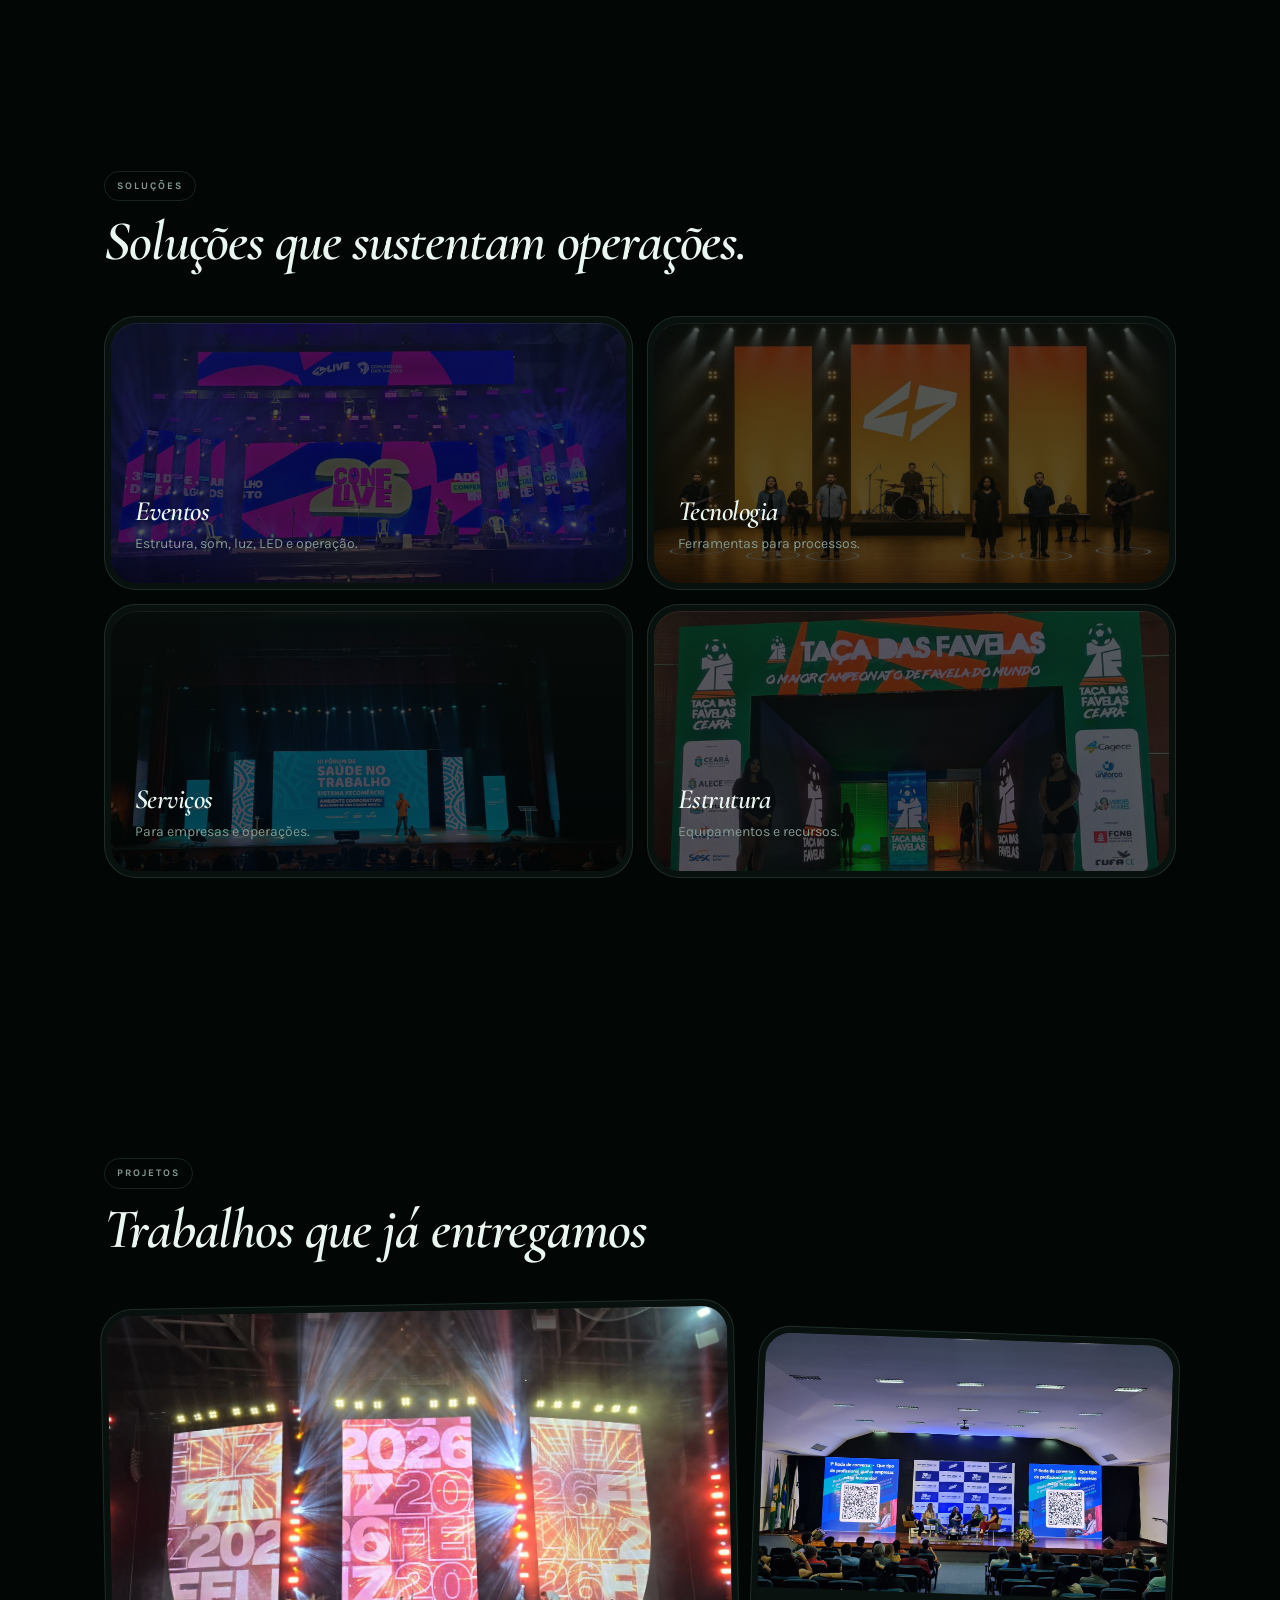
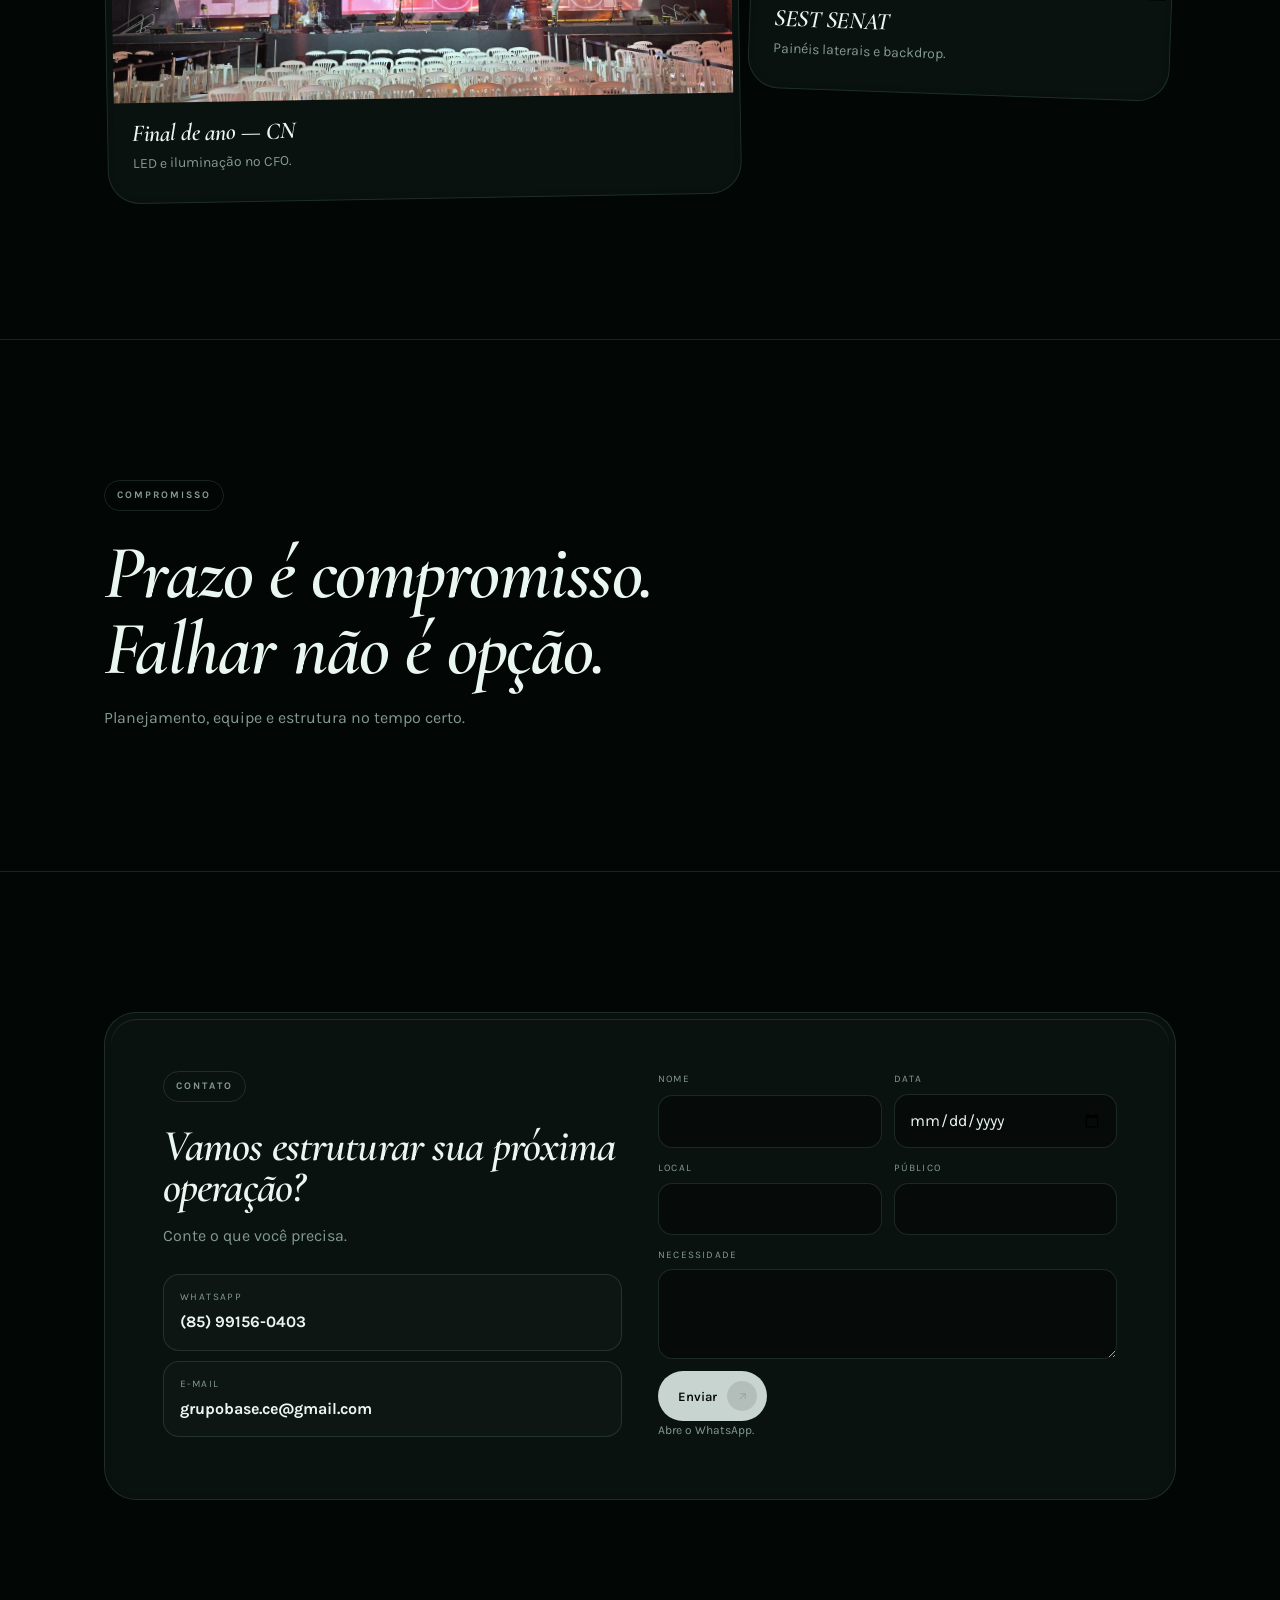
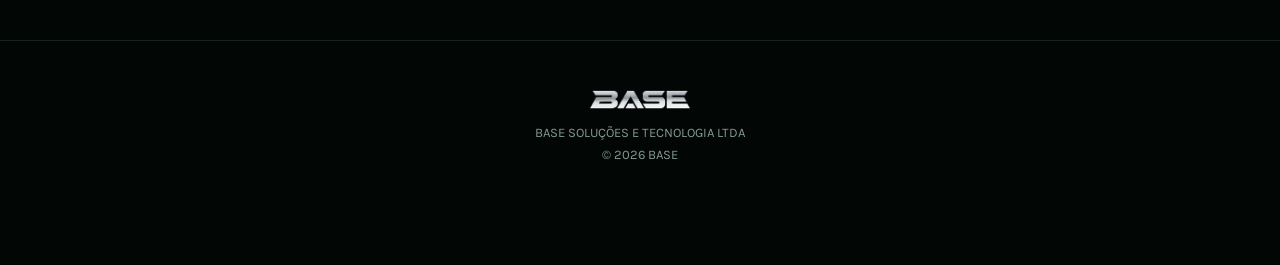
<file: models/modelo-f.html>
<!DOCTYPE html>
<html lang="pt-BR">
<head>
  <meta charset="utf-8">
  <meta name="viewport" content="width=device-width, initial-scale=1">
  <title>BASE — Aurora Metal (Modelo F)</title>
  <meta name="robots" content="noindex">
  <link rel="icon" href="../assets/img/favicon.png" type="image/png">
  <link rel="preconnect" href="https://fonts.googleapis.com">
  <link rel="preconnect" href="https://fonts.gstatic.com" crossorigin>
  <link rel="stylesheet" href="https://fonts.googleapis.com/css2?family=Cormorant+Garamond:ital,wght@0,600;1,600&family=Karla:wght@400;500;600;700&display=swap">
  <link rel="stylesheet" href="css/modelo-f.css">
</head>
<body>
  <div class="atmo" aria-hidden="true"><div class="aurora"></div></div>
  <div class="grain" aria-hidden="true"></div>
  <a class="skip" href="#conteudo">Pular para o conteúdo</a>

  <header class="nav">
    <div class="nav-island">
      <a class="brand" href="#topo"><img src="../assets/img/logo-base.png" alt="BASE"></a>
      <nav id="menu-principal" class="nav-links" aria-label="Principal">
        <a href="#solucoes" style="--d:100ms">Soluções</a>
        <a href="#projetos" style="--d:150ms">Projetos</a>
        <a href="#a-base" style="--d:200ms">A BASE</a>
        <a href="#contato" style="--d:250ms">Contato</a>
        <a class="btn mobile-only" href="#contato" style="--d:300ms">Orçamento<span class="btn-orb"><svg viewBox="0 0 24 24" fill="none" stroke="currentColor" stroke-width="1.2"><path d="M7 17L17 7"/><path d="M8 7h9v9"/></svg></span></a>
      </nav>
      <a class="btn nav-cta" href="#contato">Orçamento<span class="btn-orb"><svg viewBox="0 0 24 24" fill="none" stroke="currentColor" stroke-width="1.2"><path d="M7 17L17 7"/><path d="M8 7h9v9"/></svg></span></a>
      <button class="nav-toggle" type="button" aria-expanded="false" aria-controls="menu-principal" aria-label="Abrir menu"><span class="nav-toggle-bars"></span></button>
    </div>
  </header>

  <main id="topo">
    <section class="hero">
      <div class="wrap" id="conteudo">
        <div class="reveal is-in">
          <img class="hero-logo" src="../assets/img/logo-base.png" alt="BASE">
          <h1>Estrutura para fazer acontecer.</h1>
          <p class="hero-lead">Serviços, tecnologia, equipamentos e soluções para empresas, eventos e operações.</p>
          <div class="hero-actions">
            <a class="btn" href="#a-base">Conheça a BASE<span class="btn-orb"><svg viewBox="0 0 24 24" fill="none" stroke="currentColor" stroke-width="1.2"><path d="M12 5v14"/><path d="M6 13l6 6 6-6"/></svg></span></a>
            <a class="btn ghost" href="#contato">Fale conosco<span class="btn-orb"><svg viewBox="0 0 24 24" fill="none" stroke="currentColor" stroke-width="1.2"><path d="M7 17L17 7"/><path d="M8 7h9v9"/></svg></span></a>
          </div>
        </div>
        <div class="cascade reveal is-in" style="--d:140ms">
          <div class="bezel"><div class="bezel-core num-core"><b>20+</b><span>Anos de experiência</span></div></div>
          <div class="bezel"><div class="bezel-core num-core"><b>4.000+</b><span>Eventos entregues</span></div></div>
          <div class="bezel"><div class="bezel-core num-core"><b>1.000 m²</b><span>De estrutura</span></div></div>
          <div class="bezel"><div class="bezel-core num-core"><b>24h</b><span>Prazo de resposta</span></div></div>
        </div>
      </div>
    </section>

    <section id="a-base">
      <div class="wrap head reveal"><p class="eyebrow">A BASE</p><h2>Mais do que executar. Estruturar.</h2><p>A BASE reúne serviços, tecnologia, equipamentos e capacidade operacional.</p></div>
    </section>

    <section id="solucoes">
      <div class="wrap">
        <div class="head reveal"><p class="eyebrow">Soluções</p><h2>Soluções que sustentam operações.</h2></div>
        <div class="solutions">
          <article class="bezel reveal"><div class="bezel-core sol-core"><img src="../assets/img/portfolio/conf-live-26.jpg" alt=""><h3>Eventos</h3><p>Estrutura, som, luz, LED e operação.</p></div></article>
          <article class="bezel reveal" style="--d:80ms"><div class="bezel-core sol-core"><img src="../assets/img/portfolio/cn-final-ano-projeto.jpg" alt=""><h3>Tecnologia</h3><p>Ferramentas para processos.</p></div></article>
          <article class="bezel reveal" style="--d:120ms"><div class="bezel-core sol-core"><img src="../assets/img/portfolio/forum-saude-fecomercio.jpg" alt=""><h3>Serviços</h3><p>Para empresas e operações.</p></div></article>
          <article class="bezel reveal" style="--d:160ms"><div class="bezel-core sol-core"><img src="../assets/img/portfolio/taca-favelas-tunel-led.jpg" alt=""><h3>Estrutura</h3><p>Equipamentos e recursos.</p></div></article>
        </div>
      </div>
    </section>

    <section id="projetos">
      <div class="wrap">
        <div class="head reveal"><p class="eyebrow">Projetos</p><h2>Trabalhos que já entregamos</h2></div>
        <div class="stack">
          <article class="bezel reveal"><div class="bezel-core"><div class="shot"><img src="../assets/img/portfolio/cn-final-ano-execucao.jpg" alt="" loading="lazy"></div><div class="stack-body"><h3>Final de ano — CN</h3><p>LED e iluminação no CFO.</p></div></div></article>
          <article class="bezel reveal" style="--d:80ms"><div class="bezel-core"><div class="shot"><img src="../assets/img/portfolio/sest-senat.jpg" alt="" loading="lazy"></div><div class="stack-body"><h3>SEST SENAT</h3><p>Painéis laterais e backdrop.</p></div></div></article>
        </div>
      </div>
    </section>

    <section class="claim">
      <div class="wrap reveal"><p class="eyebrow">Compromisso</p><h2><span>Prazo é compromisso.</span><span>Falhar não é opção.</span></h2><p>Planejamento, equipe e estrutura no tempo certo.</p></div>
    </section>

    <section id="contato">
      <div class="wrap">
        <div class="bezel cta-shell reveal"><div class="bezel-core cta">
          <div>
            <p class="eyebrow">Contato</p>
            <h2>Vamos estruturar sua próxima operação?</h2>
            <p>Conte o que você precisa.</p>
            <div class="contact">
              <a href="https://wa.me/5585991560403" target="_blank" rel="noopener"><span>WhatsApp</span><b>(85) 99156-0403</b></a>
              <a href="mailto:grupobase.ce@gmail.com"><span>E-mail</span><b>grupobase.ce@gmail.com</b></a>
            </div>
          </div>
          <form id="quote-form" class="quote-form">
            <label><span>Nome</span><input name="name" required></label>
            <label><span>Data</span><input type="date" name="date"></label>
            <label><span>Local</span><input name="place"></label>
            <label><span>Público</span><input name="audience"></label>
            <label class="full"><span>Necessidade</span><textarea name="need"></textarea></label>
            <div class="form-actions"><button class="btn" type="submit">Enviar<span class="btn-orb"><svg viewBox="0 0 24 24" fill="none" stroke="currentColor" stroke-width="1.2"><path d="M7 17L17 7"/><path d="M8 7h9v9"/></svg></span></button><p class="form-note">Abre o WhatsApp.</p></div>
          </form>
        </div></div>
      </div>
    </section>
  </main>

  <footer><div class="wrap foot"><img src="../assets/img/logo-base.png" alt="BASE"><p>BASE SOLUÇÕES E TECNOLOGIA LTDA</p><p>© <span id="year">2026</span> BASE</p></div></footer>
  <p class="model-badge">F · Aurora Metal <a href="index.html">Galeria</a></p>
  <a class="wa-float" href="https://wa.me/5585991560403" target="_blank" rel="noopener" aria-label="WhatsApp"><svg viewBox="0 0 24 24"><path d="M20.5 3.5A11 11 0 0 0 2.1 16.7L1 23l6.5-1.1A11 11 0 0 0 20.5 3.5z"/></svg></a>
  <script src="shared.js" defer></script>
</body>
</html>
</file>
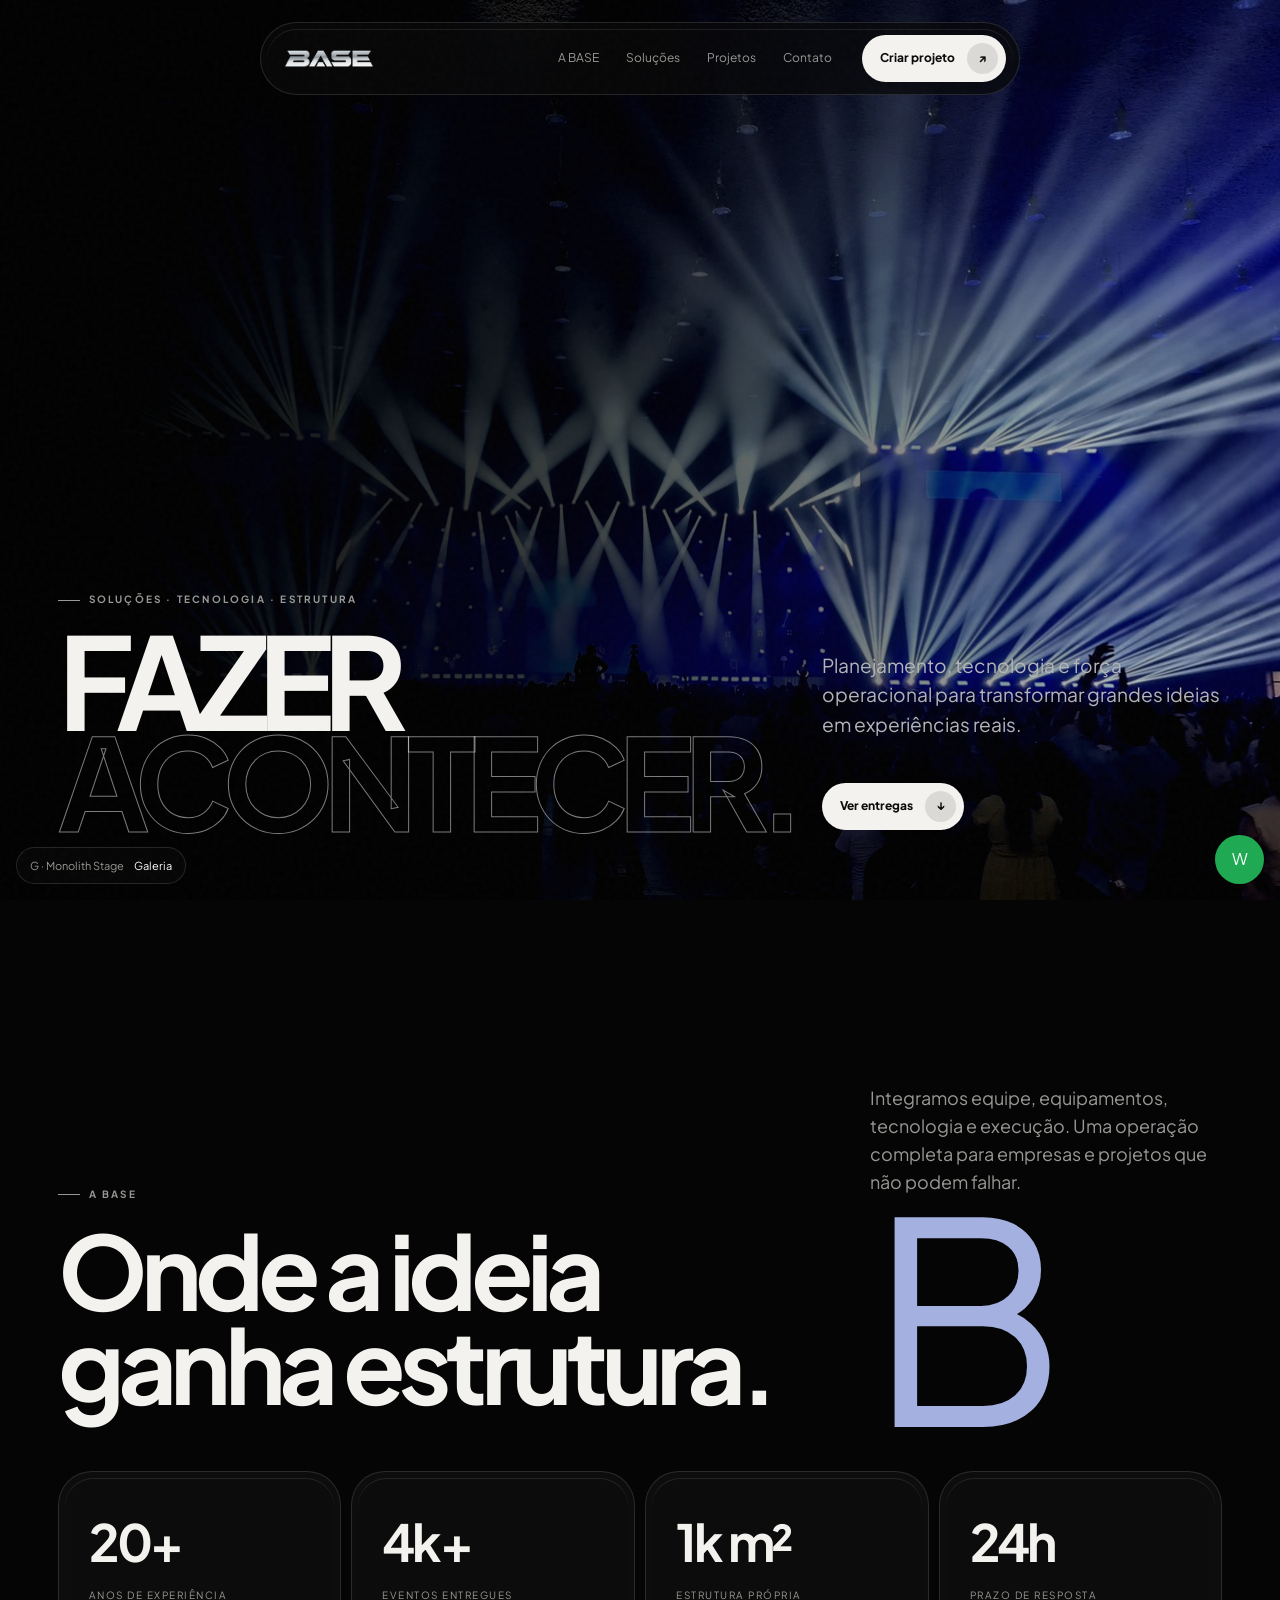
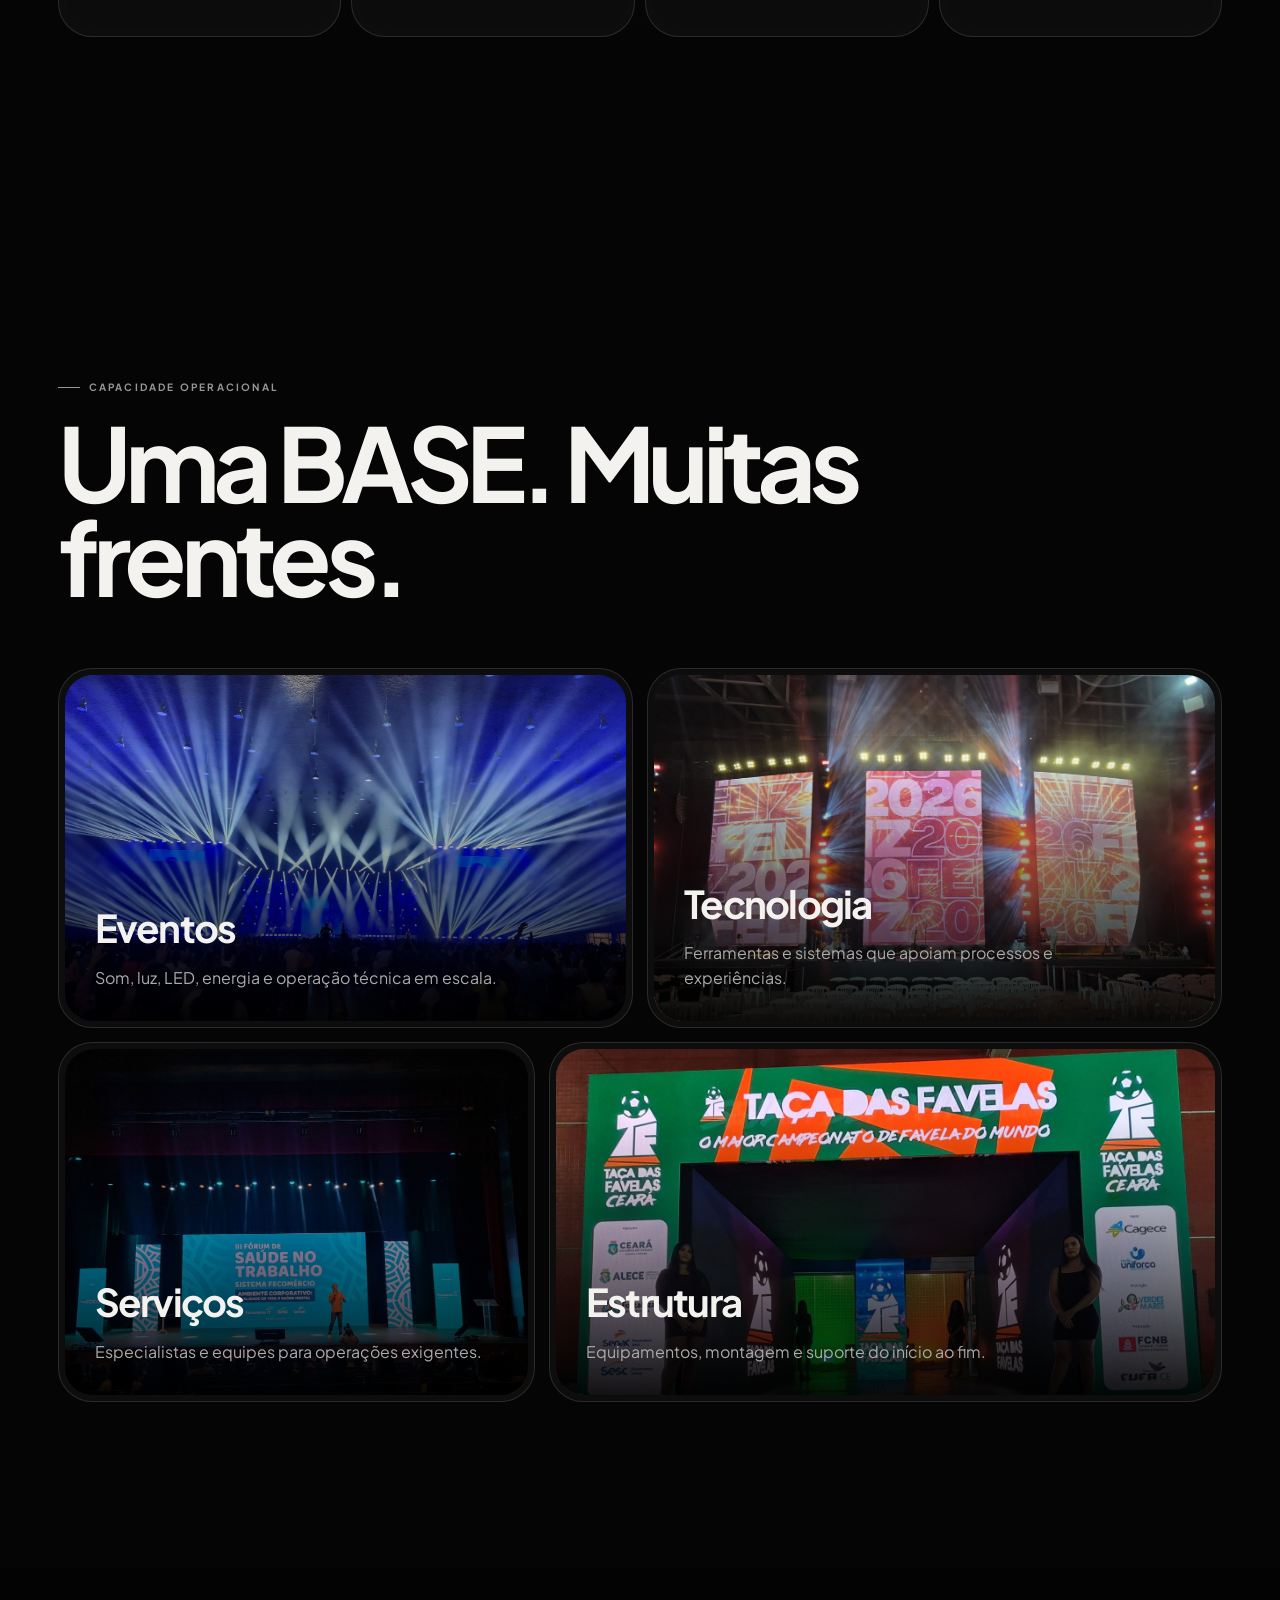
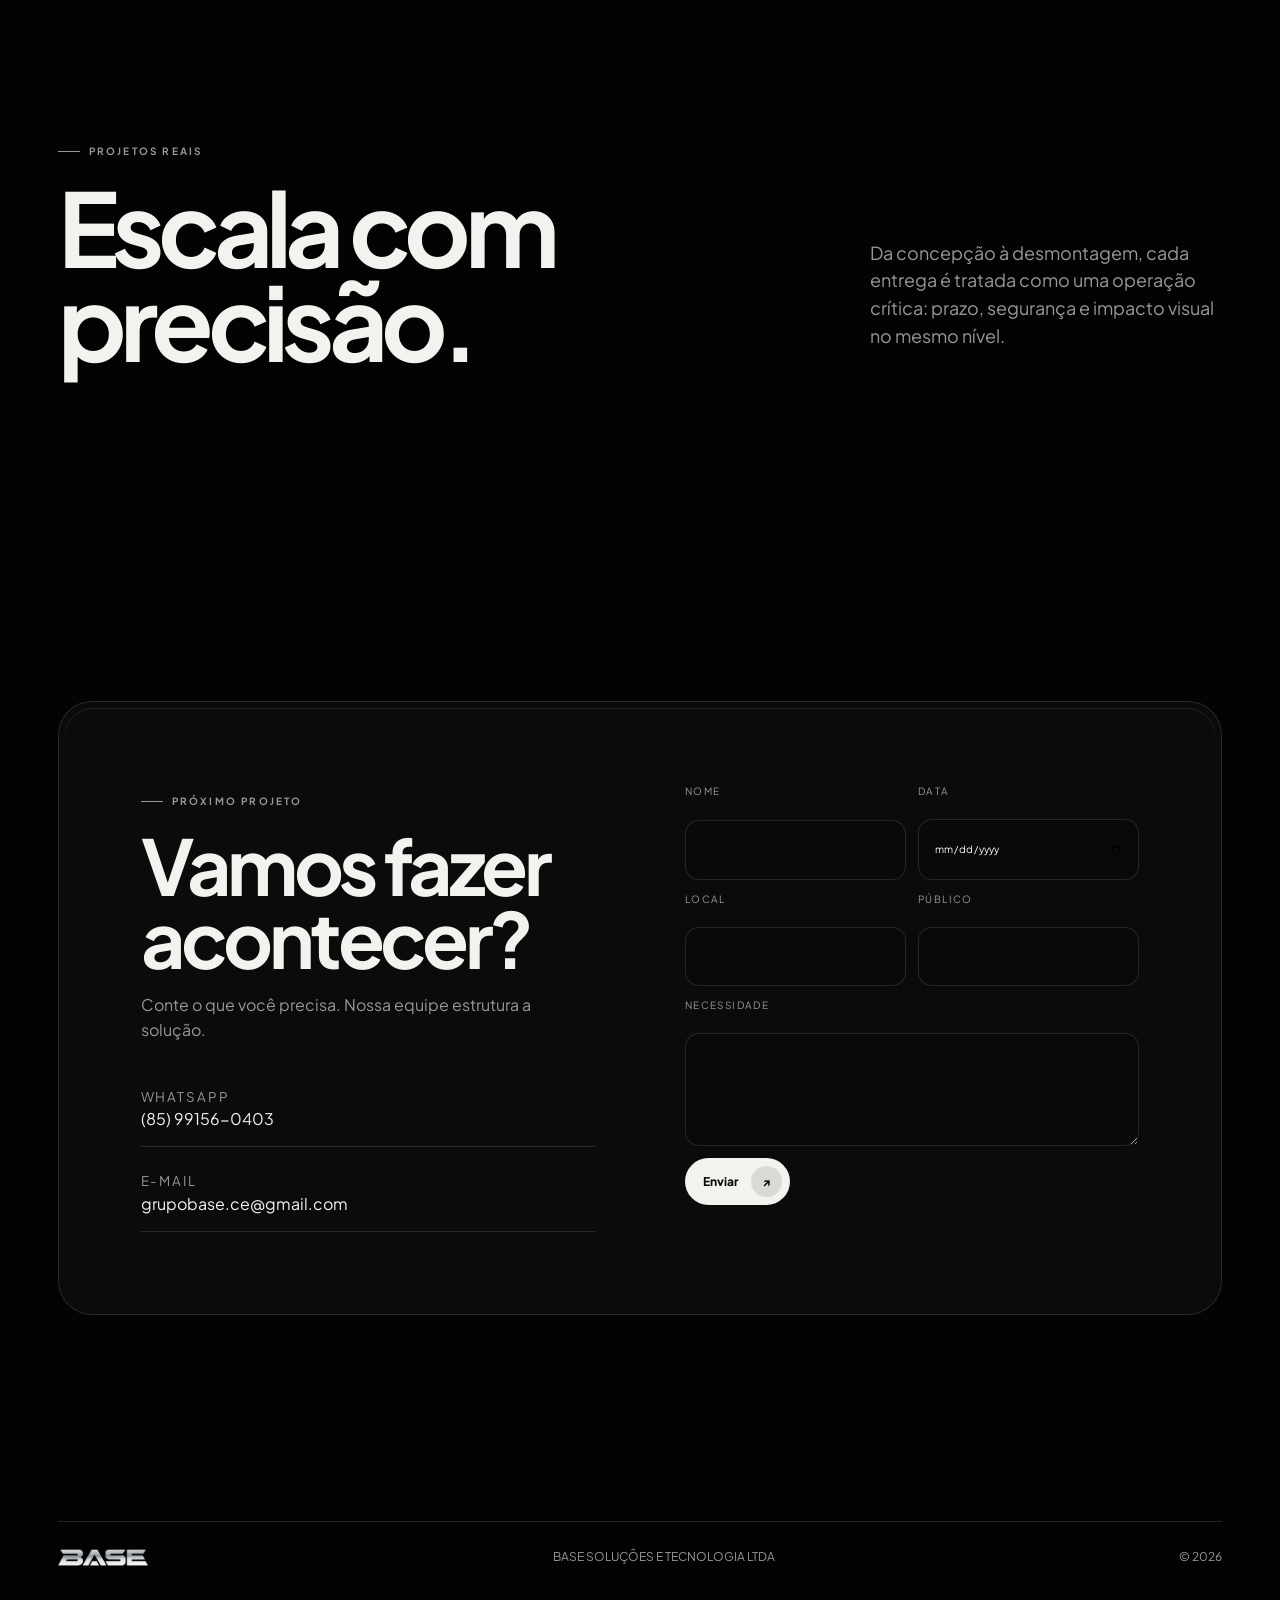
<file: models/modelo-g.html>
<!doctype html>
<html lang="pt-BR">
<head>
  <meta charset="utf-8">
  <meta name="viewport" content="width=device-width,initial-scale=1">
  <title>BASE — Monolith Stage</title>
  <meta name="robots" content="noindex">
  <link rel="preconnect" href="https://fonts.googleapis.com">
  <link rel="preconnect" href="https://fonts.gstatic.com" crossorigin>
  <link rel="stylesheet" href="https://fonts.googleapis.com/css2?family=Plus+Jakarta+Sans:wght@400;500;600;700;800&display=swap">
  <link rel="stylesheet" href="css/nova-rodada.css">
</head>
<body class="model-g">
  <div class="scene" aria-hidden="true"></div>
  <a class="skip" href="#conteudo">Pular para o conteúdo</a>
  <header class="nav">
    <div class="nav-inner">
      <a class="brand" href="#topo" aria-label="BASE — início"><img src="../assets/img/logo-base.png" alt=""></a>
      <nav class="links nav-links" id="menu-principal" aria-label="Principal">
        <a href="#base" style="--d:100ms">A BASE</a>
        <a href="#solucoes" style="--d:160ms">Soluções</a>
        <a href="#projetos" style="--d:220ms">Projetos</a>
        <a href="#contato" style="--d:280ms">Contato</a>
      </nav>
      <a class="cta" href="#contato">Criar projeto <i>↗</i></a>
      <button class="menu-toggle nav-toggle" type="button" aria-expanded="false" aria-controls="menu-principal" aria-label="Abrir menu"><span></span></button>
    </div>
  </header>

  <main id="topo">
    <section class="hero" id="conteudo">
      <div class="wrap hero-grid">
        <div class="reveal is-in">
          <p class="eyebrow">Soluções · Tecnologia · Estrutura</p>
          <h1>Fazer <span>acontecer.</span></h1>
        </div>
        <div class="hero-side reveal is-in">
          <p>Planejamento, tecnologia e força operacional para transformar grandes ideias em experiências reais.</p>
          <a class="cta" href="#projetos">Ver entregas <i>↓</i></a>
        </div>
      </div>
    </section>

    <section class="section statement" id="base">
      <div class="wrap statement-grid">
        <div class="reveal">
          <p class="eyebrow">A BASE</p>
          <h2 class="section-title">Onde a ideia ganha estrutura.</h2>
        </div>
        <div class="reveal">
          <p class="section-copy">Integramos equipe, equipamentos, tecnologia e execução. Uma operação completa para empresas e projetos que não podem falhar.</p>
          <div class="statement-number">B</div>
        </div>
      </div>
      <div class="wrap metrics">
        <div class="bezel metric reveal"><div class="core"><b>20+</b><span>Anos de experiência</span></div></div>
        <div class="bezel metric reveal"><div class="core"><b>4k+</b><span>Eventos entregues</span></div></div>
        <div class="bezel metric reveal"><div class="core"><b>1k m²</b><span>Estrutura própria</span></div></div>
        <div class="bezel metric reveal"><div class="core"><b>24h</b><span>Prazo de resposta</span></div></div>
      </div>
    </section>

    <section class="section work" id="solucoes">
      <div class="wrap">
        <p class="eyebrow reveal">Capacidade operacional</p>
        <h2 class="section-title reveal">Uma BASE. Muitas frentes.</h2>
        <div class="services">
          <article class="bezel service reveal"><div class="core"><div class="photo"><img src="../assets/img/portfolio/conferencia-nordeste.jpg" alt="" loading="lazy"></div><h3>Eventos</h3><p>Som, luz, LED, energia e operação técnica em escala.</p></div></article>
          <article class="bezel service reveal"><div class="core"><div class="photo"><img src="../assets/img/portfolio/cn-final-ano-execucao.jpg" alt="" loading="lazy"></div><h3>Tecnologia</h3><p>Ferramentas e sistemas que apoiam processos e experiências.</p></div></article>
          <article class="bezel service reveal"><div class="core"><div class="photo"><img src="../assets/img/portfolio/forum-saude-fecomercio.jpg" alt="" loading="lazy"></div><h3>Serviços</h3><p>Especialistas e equipes para operações exigentes.</p></div></article>
          <article class="bezel service reveal"><div class="core"><div class="photo"><img src="../assets/img/portfolio/taca-favelas-tunel-led.jpg" alt="" loading="lazy"></div><h3>Estrutura</h3><p>Equipamentos, montagem e suporte do início ao fim.</p></div></article>
        </div>
      </div>
    </section>

    <section class="section" id="projetos">
      <div class="wrap statement-grid">
        <div class="reveal"><p class="eyebrow">Projetos reais</p><h2 class="section-title">Escala com precisão.</h2></div>
        <p class="section-copy reveal">Da concepção à desmontagem, cada entrega é tratada como uma operação crítica: prazo, segurança e impacto visual no mesmo nível.</p>
      </div>
    </section>

    <section class="section" id="contato">
      <div class="wrap">
        <div class="bezel contact-shell reveal"><div class="core contact-grid">
          <div>
            <p class="eyebrow">Próximo projeto</p>
            <h2>Vamos fazer acontecer?</h2>
            <p>Conte o que você precisa. Nossa equipe estrutura a solução.</p>
            <div class="contact-list">
              <a href="https://wa.me/5585991560403" target="_blank" rel="noopener"><small>WhatsApp</small>(85) 99156-0403</a>
              <a href="mailto:grupobase.ce@gmail.com"><small>E-mail</small>grupobase.ce@gmail.com</a>
            </div>
          </div>
          <form class="quote" id="quote-form">
            <label>Nome<input name="name" autocomplete="name" required></label>
            <label>Data<input type="date" name="date"></label>
            <label>Local<input name="place"></label>
            <label>Público<input name="audience" inputmode="numeric"></label>
            <label class="full">Necessidade<textarea name="need"></textarea></label>
            <div class="form-actions"><button class="cta" type="submit">Enviar <i>↗</i></button></div>
          </form>
        </div></div>
      </div>
    </section>
  </main>

  <footer><div class="foot"><img src="../assets/img/logo-base.png" alt="BASE"><span>BASE SOLUÇÕES E TECNOLOGIA LTDA</span><span>© <span id="year">2026</span></span></div></footer>
  <p class="model-badge">G · Monolith Stage <a href="index.html">Galeria</a></p>
  <a class="wa" href="https://wa.me/5585991560403" target="_blank" rel="noopener" aria-label="Conversar pelo WhatsApp">W</a>
  <script src="shared.js" defer></script>
</body>
</html>
</file>
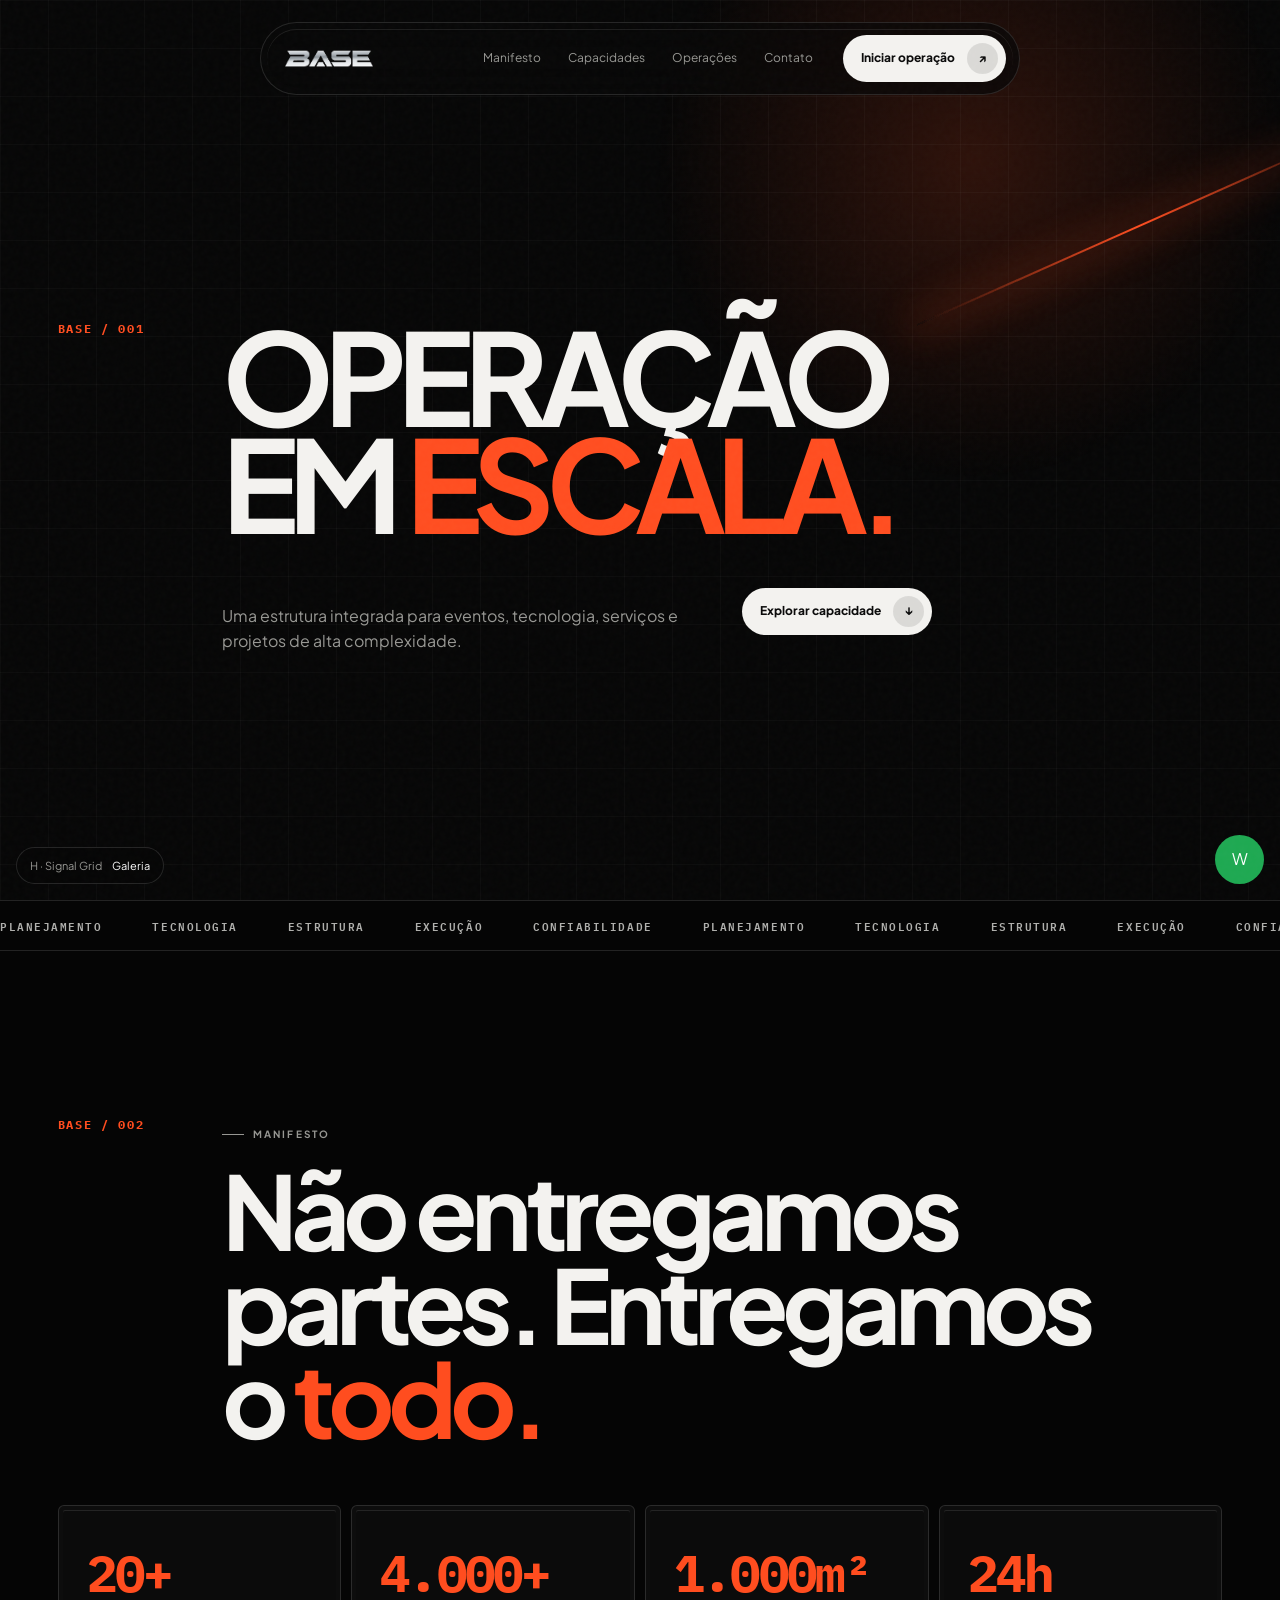
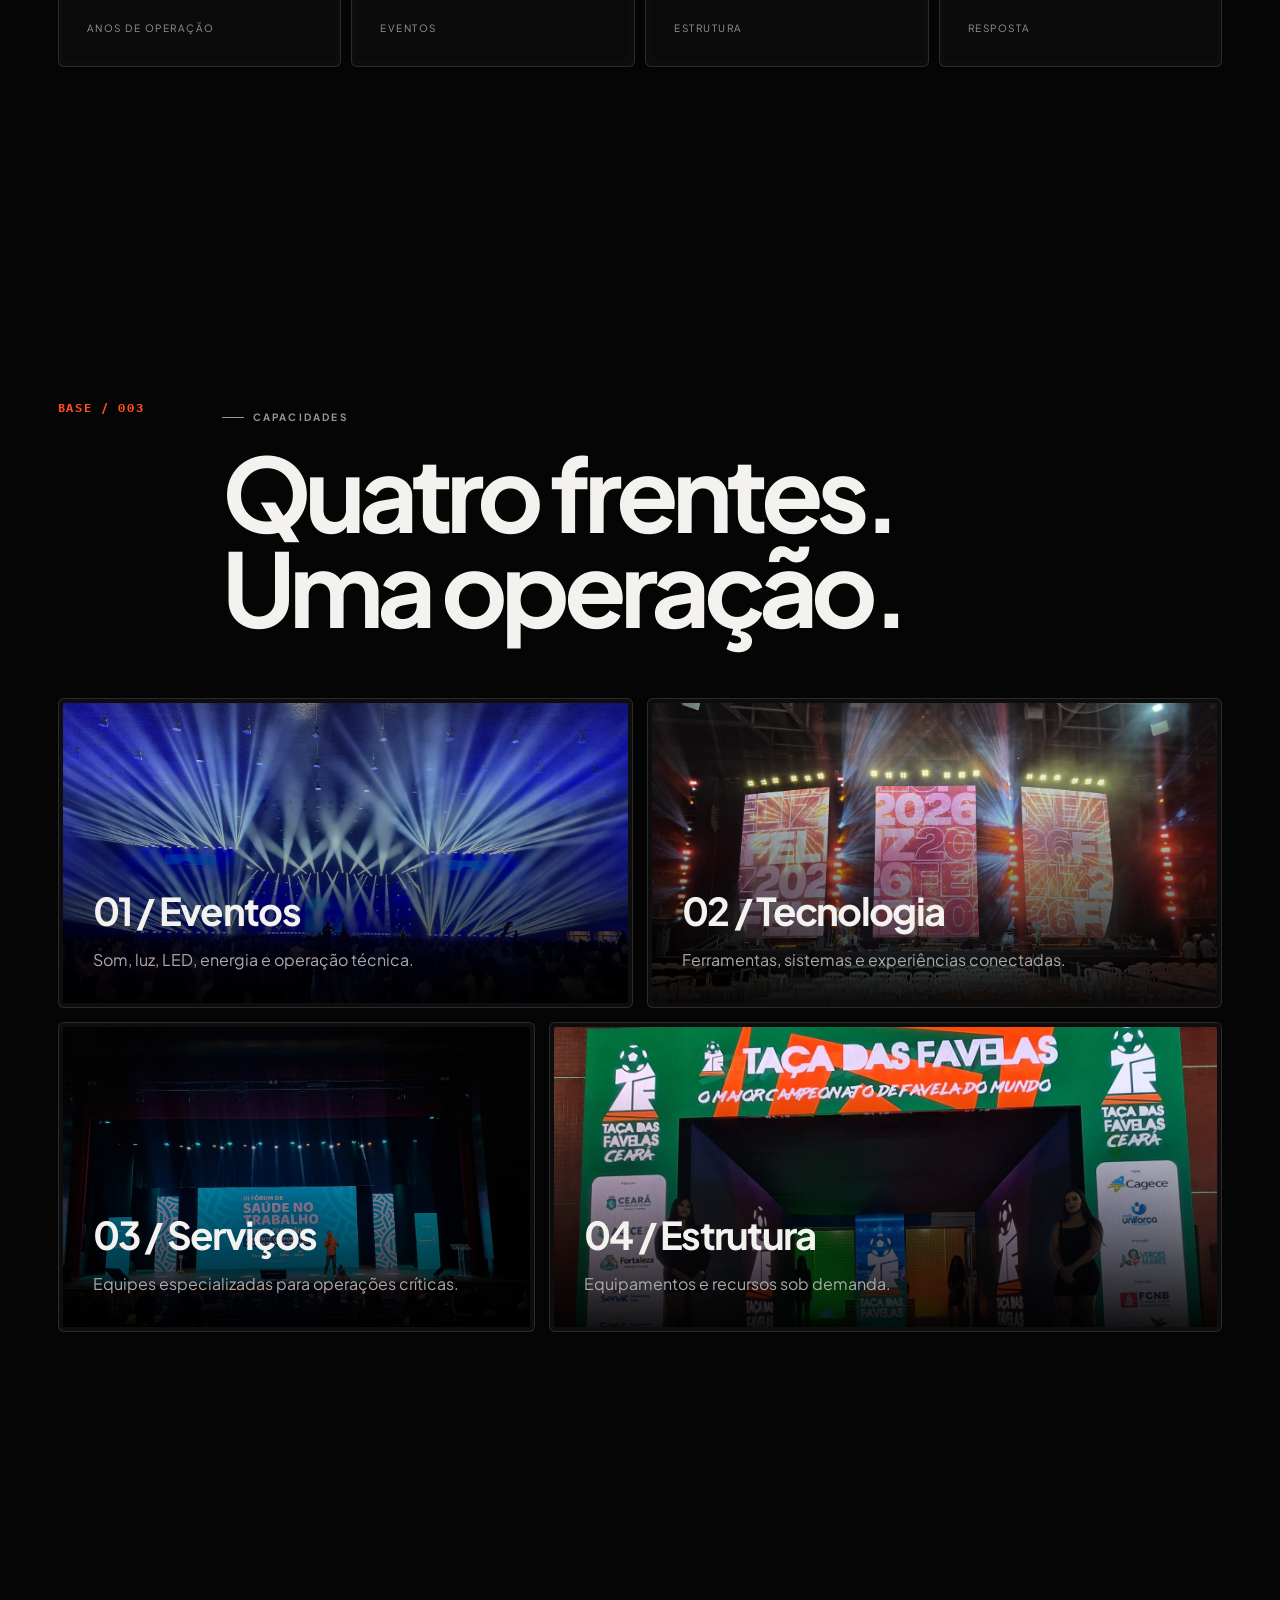
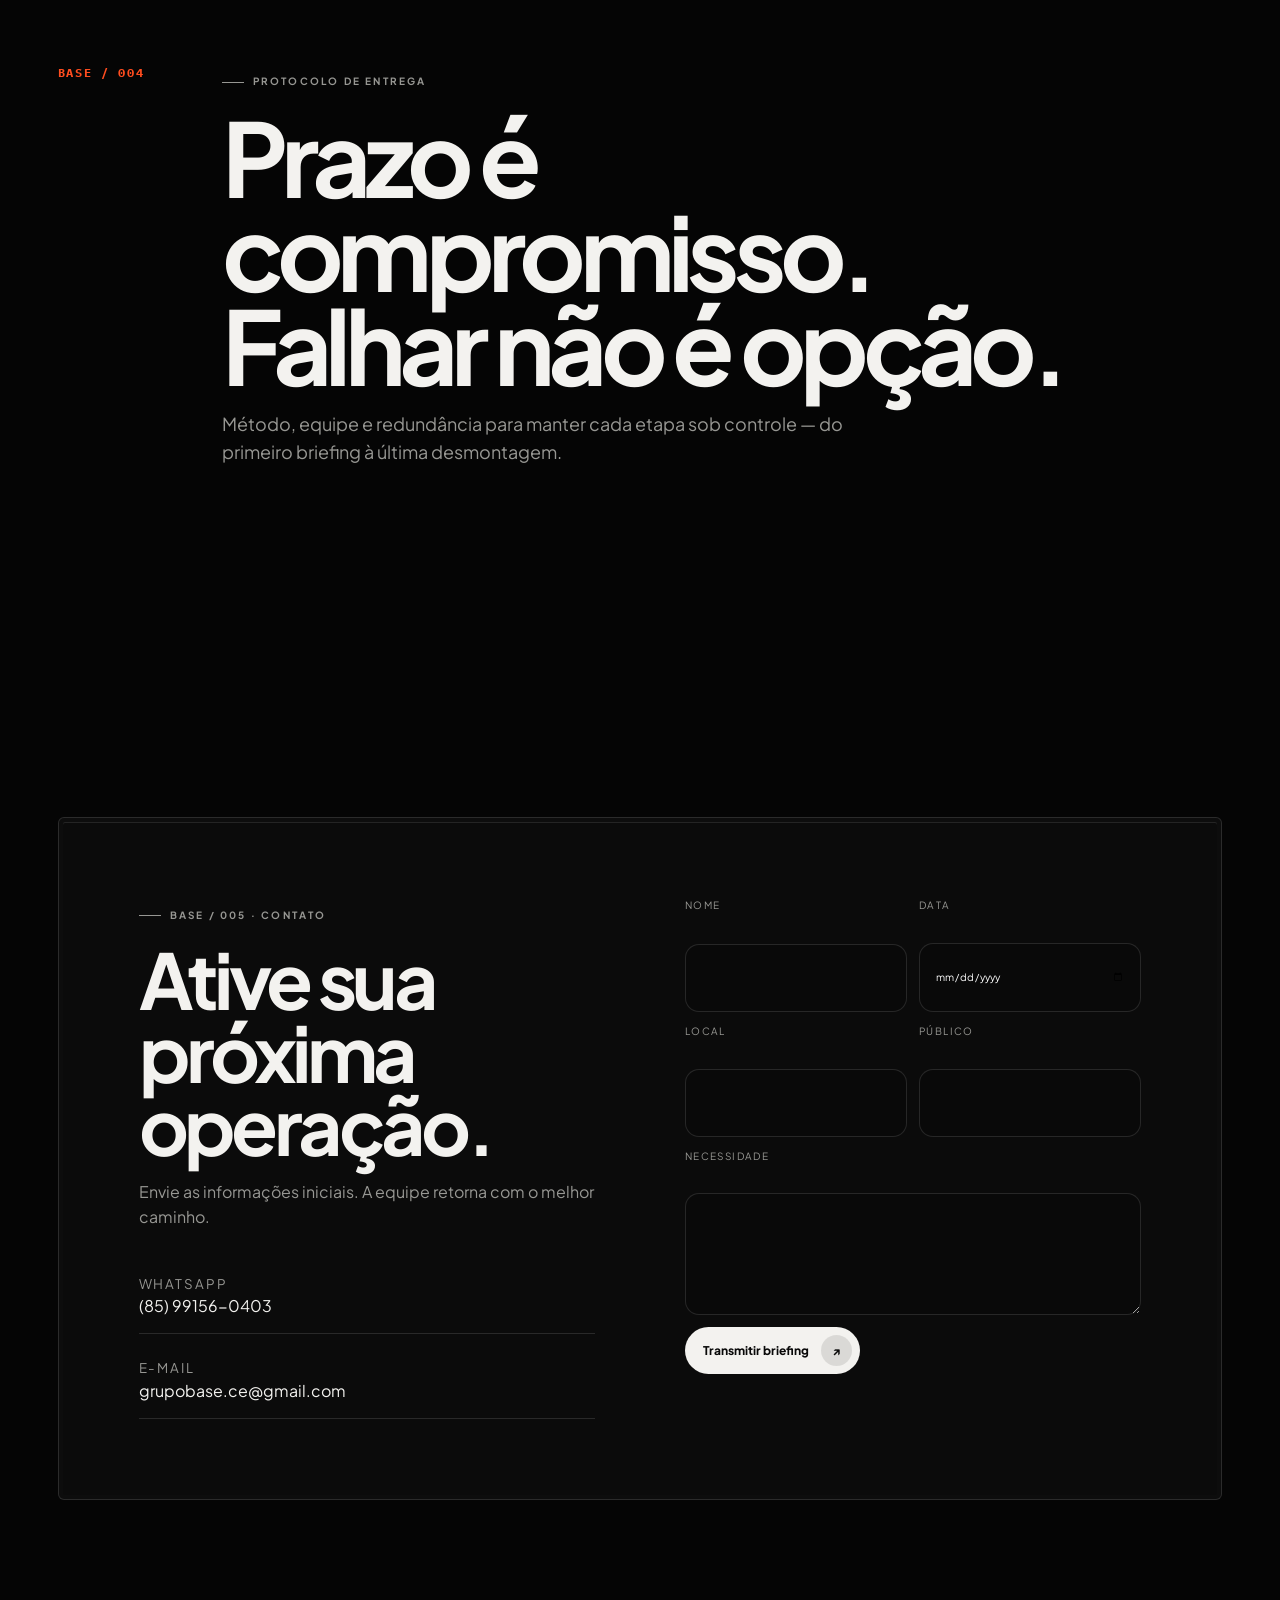
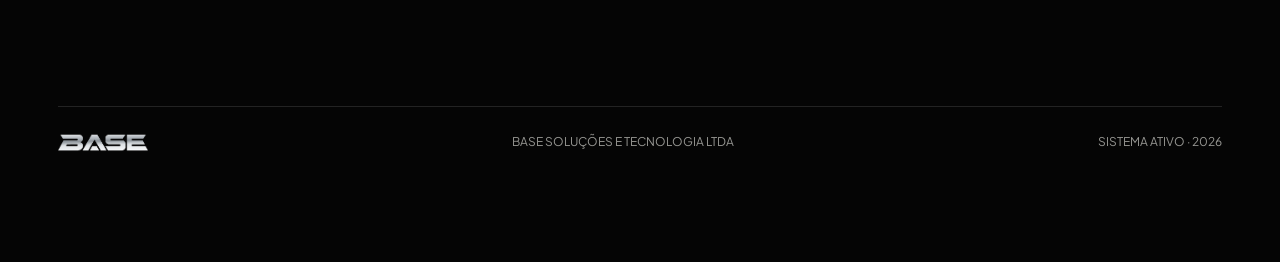
<file: models/modelo-h.html>
<!doctype html>
<html lang="pt-BR">
<head>
  <meta charset="utf-8">
  <meta name="viewport" content="width=device-width,initial-scale=1">
  <title>BASE — Signal Grid</title>
  <meta name="robots" content="noindex">
  <link rel="preconnect" href="https://fonts.googleapis.com">
  <link rel="preconnect" href="https://fonts.gstatic.com" crossorigin>
  <link rel="stylesheet" href="https://fonts.googleapis.com/css2?family=IBM+Plex+Mono:wght@500;600;700&family=Plus+Jakarta+Sans:wght@400;500;600;700;800&display=swap">
  <link rel="stylesheet" href="css/nova-rodada.css">
</head>
<body class="model-h">
  <div class="signal-bg" aria-hidden="true"></div>
  <a class="skip" href="#conteudo">Pular para o conteúdo</a>
  <header class="nav">
    <div class="nav-inner">
      <a class="brand" href="#topo" aria-label="BASE — início"><img src="../assets/img/logo-base.png" alt=""></a>
      <nav class="links nav-links" id="menu-principal" aria-label="Principal">
        <a href="#base" style="--d:100ms">Manifesto</a>
        <a href="#solucoes" style="--d:160ms">Capacidades</a>
        <a href="#projetos" style="--d:220ms">Operações</a>
        <a href="#contato" style="--d:280ms">Contato</a>
      </nav>
      <a class="cta" href="#contato">Iniciar operação <i>↗</i></a>
      <button class="menu-toggle nav-toggle" type="button" aria-expanded="false" aria-controls="menu-principal" aria-label="Abrir menu"><span></span></button>
    </div>
  </header>

  <main id="topo">
    <section class="hero" id="conteudo">
      <div class="wrap">
        <div class="hero-top">
          <span class="index reveal is-in">BASE / 001</span>
          <h1 class="reveal is-in">Operação<br>em <em>escala.</em></h1>
        </div>
        <div class="hero-bottom reveal is-in">
          <p>Uma estrutura integrada para eventos, tecnologia, serviços e projetos de alta complexidade.</p>
          <a class="cta" href="#solucoes">Explorar capacidade <i>↓</i></a>
        </div>
      </div>
    </section>

    <div class="ticker" aria-hidden="true">
      <div class="ticker-track">
        <span>PLANEJAMENTO</span><span>TECNOLOGIA</span><span>ESTRUTURA</span><span>EXECUÇÃO</span><span>CONFIABILIDADE</span>
        <span>PLANEJAMENTO</span><span>TECNOLOGIA</span><span>ESTRUTURA</span><span>EXECUÇÃO</span><span>CONFIABILIDADE</span>
      </div>
    </div>

    <section class="section" id="base">
      <div class="wrap">
        <div class="hero-top">
          <span class="index reveal">BASE / 002</span>
          <div class="reveal"><p class="eyebrow">Manifesto</p><h2 class="section-title">Não entregamos partes. Entregamos o <em>todo.</em></h2></div>
        </div>
        <div class="metrics">
          <div class="bezel metric reveal"><div class="core"><b>20+</b><span>Anos de operação</span></div></div>
          <div class="bezel metric reveal"><div class="core"><b>4.000+</b><span>Eventos</span></div></div>
          <div class="bezel metric reveal"><div class="core"><b>1.000m²</b><span>Estrutura</span></div></div>
          <div class="bezel metric reveal"><div class="core"><b>24h</b><span>Resposta</span></div></div>
        </div>
      </div>
    </section>

    <section class="section" id="solucoes">
      <div class="wrap">
        <div class="hero-top">
          <span class="index reveal">BASE / 003</span>
          <div class="reveal"><p class="eyebrow">Capacidades</p><h2 class="section-title">Quatro frentes. Uma operação.</h2></div>
        </div>
        <div class="services">
          <article class="bezel service reveal"><div class="core"><div class="photo"><img src="../assets/img/portfolio/conferencia-nordeste.jpg" alt="" loading="lazy"></div><h3>01 / Eventos</h3><p>Som, luz, LED, energia e operação técnica.</p></div></article>
          <article class="bezel service reveal"><div class="core"><div class="photo"><img src="../assets/img/portfolio/cn-final-ano-execucao.jpg" alt="" loading="lazy"></div><h3>02 / Tecnologia</h3><p>Ferramentas, sistemas e experiências conectadas.</p></div></article>
          <article class="bezel service reveal"><div class="core"><div class="photo"><img src="../assets/img/portfolio/forum-saude-fecomercio.jpg" alt="" loading="lazy"></div><h3>03 / Serviços</h3><p>Equipes especializadas para operações críticas.</p></div></article>
          <article class="bezel service reveal"><div class="core"><div class="photo"><img src="../assets/img/portfolio/taca-favelas-tunel-led.jpg" alt="" loading="lazy"></div><h3>04 / Estrutura</h3><p>Equipamentos e recursos sob demanda.</p></div></article>
        </div>
      </div>
    </section>

    <section class="section" id="projetos">
      <div class="wrap hero-top">
        <span class="index reveal">BASE / 004</span>
        <div class="reveal"><p class="eyebrow">Protocolo de entrega</p><h2 class="section-title">Prazo é compromisso. Falhar não é opção.</h2><p class="section-copy">Método, equipe e redundância para manter cada etapa sob controle — do primeiro briefing à última desmontagem.</p></div>
      </div>
    </section>

    <section class="section" id="contato">
      <div class="wrap">
        <div class="bezel contact-shell reveal"><div class="core contact-grid">
          <div>
            <p class="eyebrow">BASE / 005 · Contato</p>
            <h2>Ative sua próxima operação.</h2>
            <p>Envie as informações iniciais. A equipe retorna com o melhor caminho.</p>
            <div class="contact-list">
              <a href="https://wa.me/5585991560403" target="_blank" rel="noopener"><small>WhatsApp</small>(85) 99156-0403</a>
              <a href="mailto:grupobase.ce@gmail.com"><small>E-mail</small>grupobase.ce@gmail.com</a>
            </div>
          </div>
          <form class="quote" id="quote-form">
            <label>Nome<input name="name" autocomplete="name" required></label>
            <label>Data<input type="date" name="date"></label>
            <label>Local<input name="place"></label>
            <label>Público<input name="audience" inputmode="numeric"></label>
            <label class="full">Necessidade<textarea name="need"></textarea></label>
            <div class="form-actions"><button class="cta" type="submit">Transmitir briefing <i>↗</i></button></div>
          </form>
        </div></div>
      </div>
    </section>
  </main>

  <footer><div class="foot"><img src="../assets/img/logo-base.png" alt="BASE"><span>BASE SOLUÇÕES E TECNOLOGIA LTDA</span><span>SISTEMA ATIVO · 2026</span></div></footer>
  <p class="model-badge">H · Signal Grid <a href="index.html">Galeria</a></p>
  <a class="wa" href="https://wa.me/5585991560403" target="_blank" rel="noopener" aria-label="Conversar pelo WhatsApp">W</a>
  <script src="shared.js" defer></script>
</body>
</html>
</file>
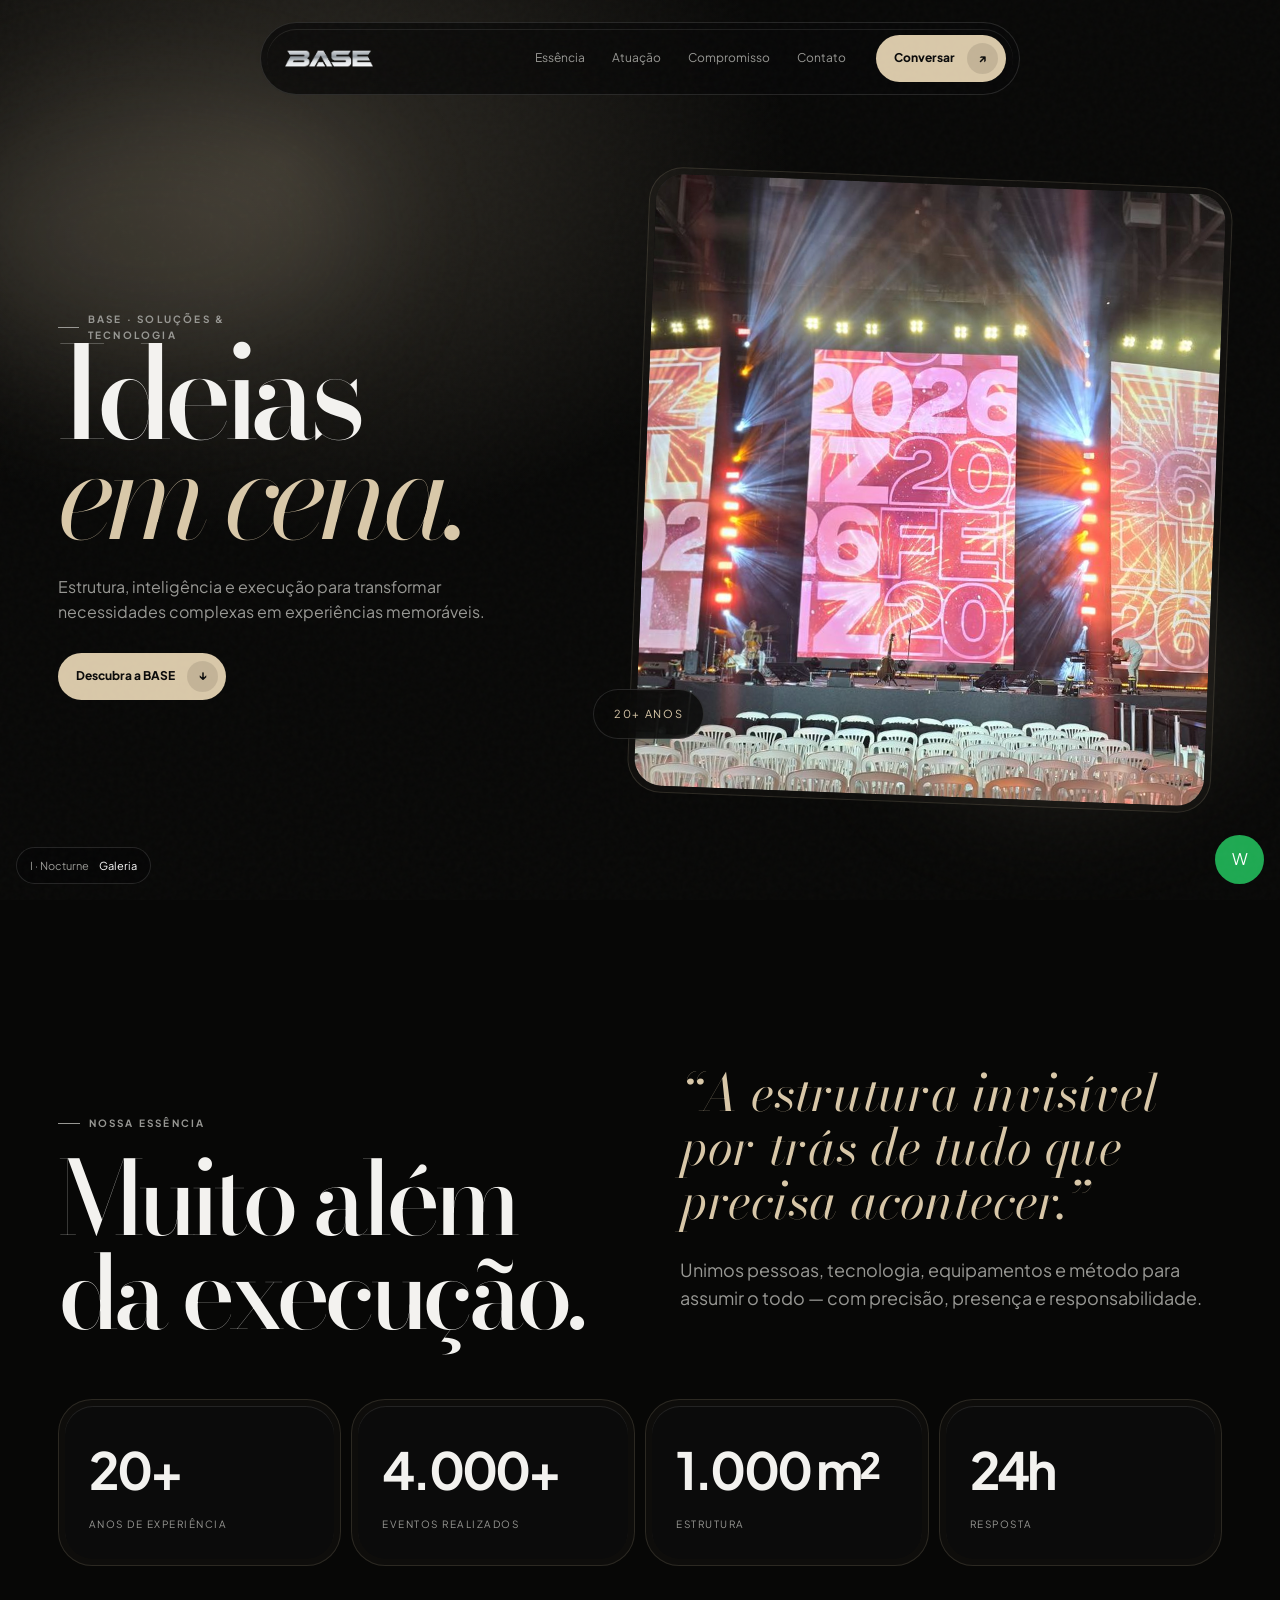
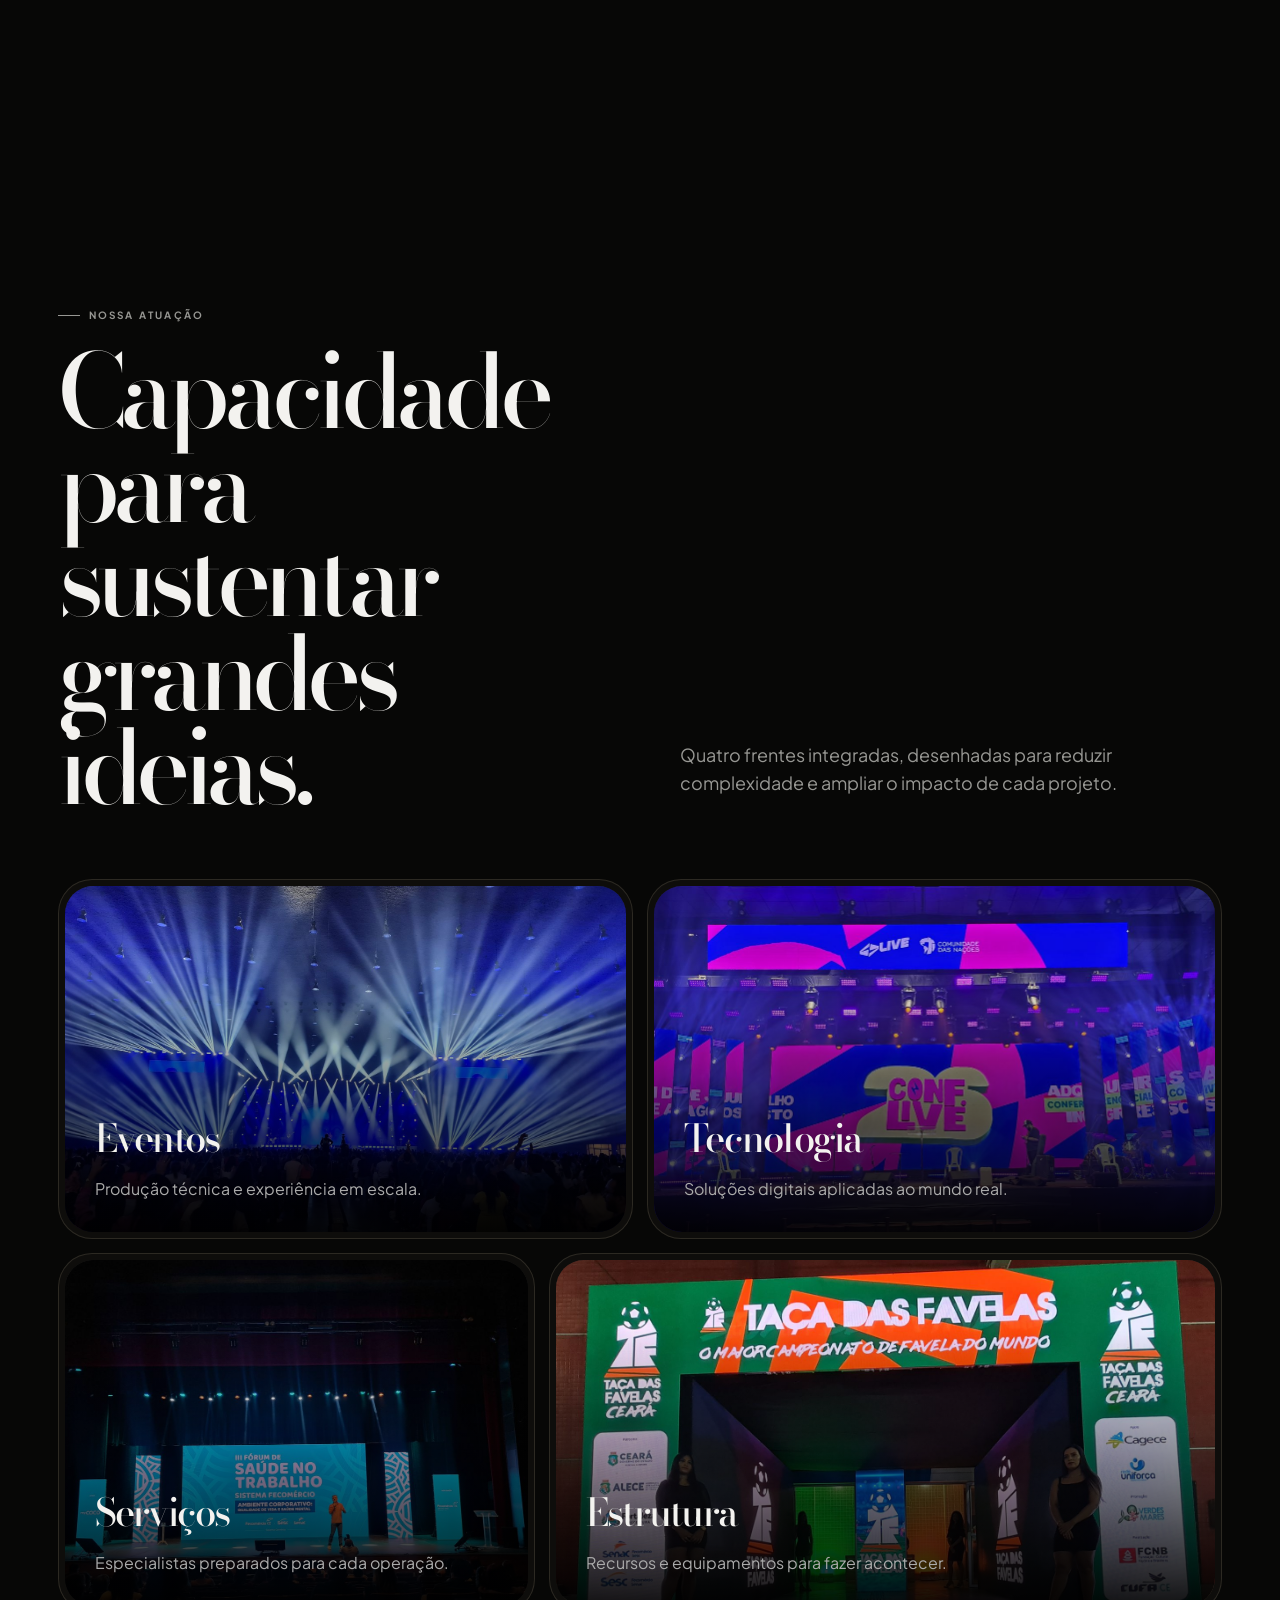
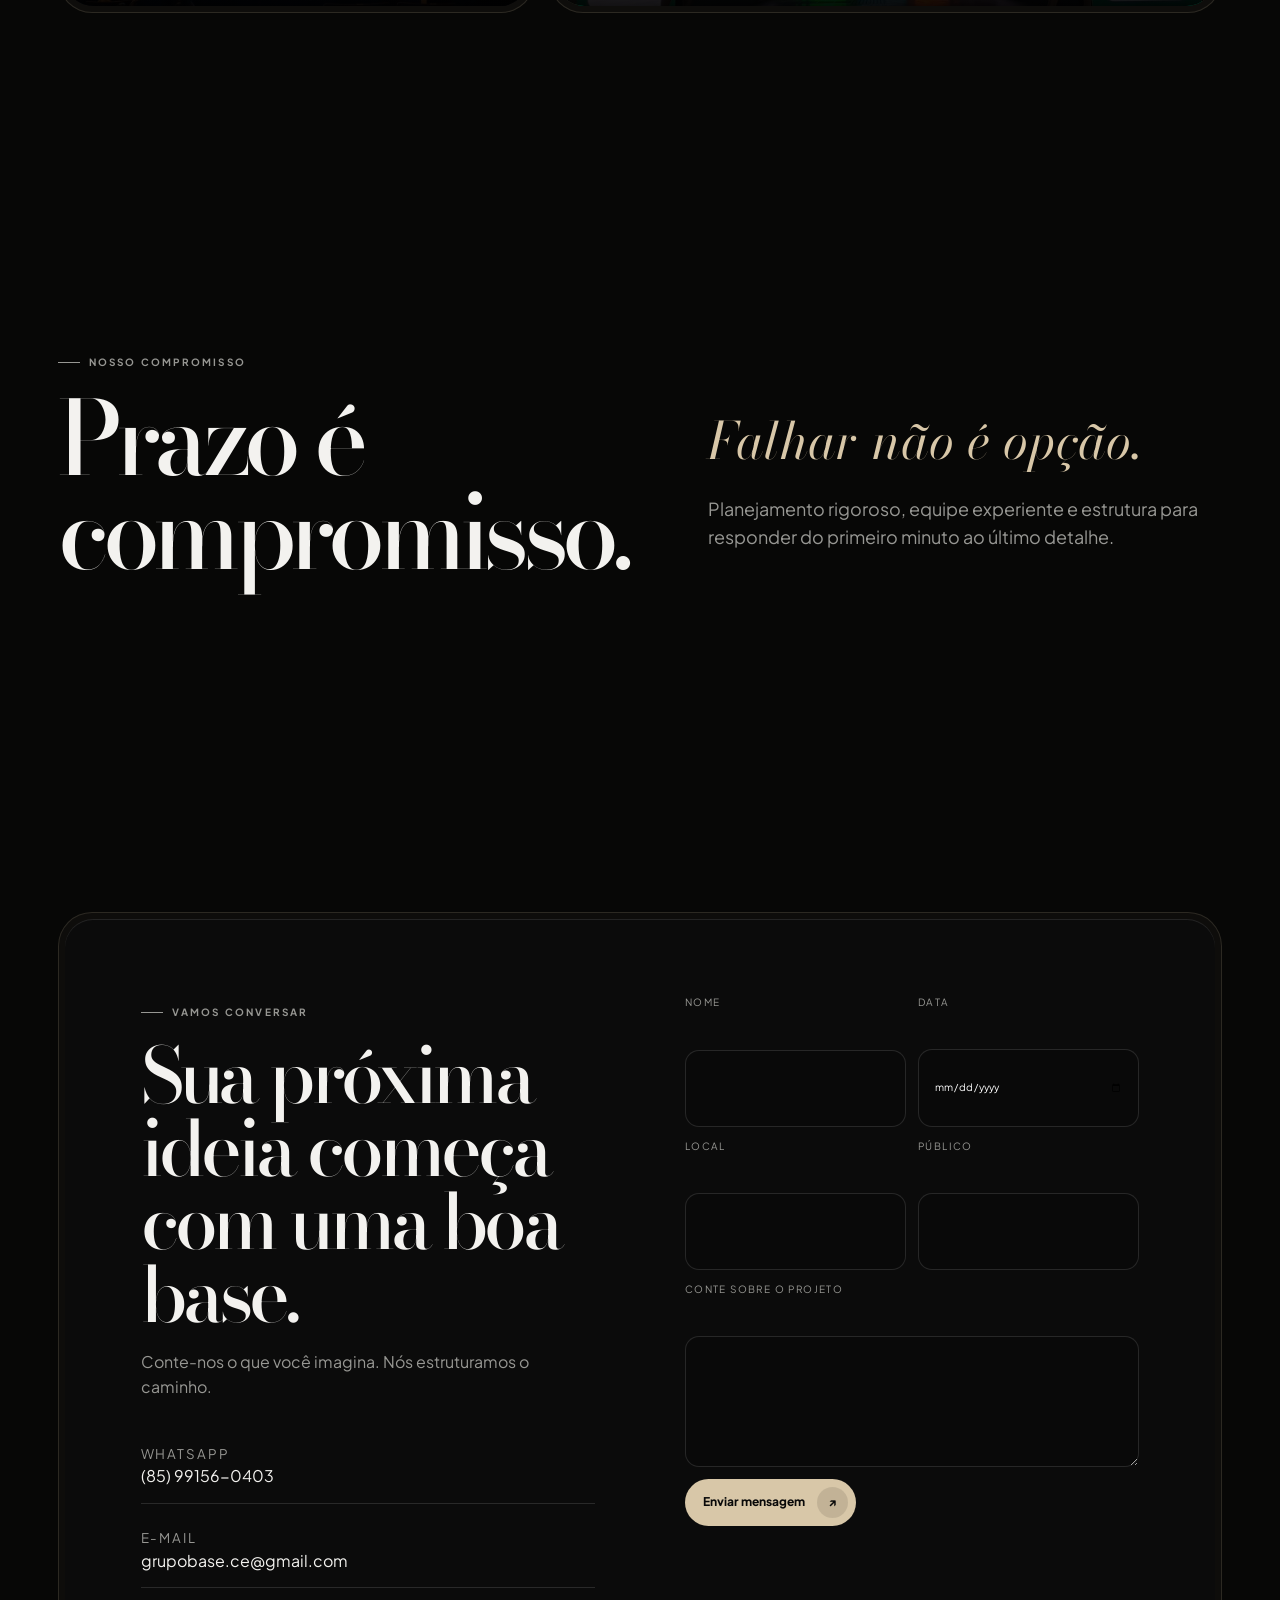
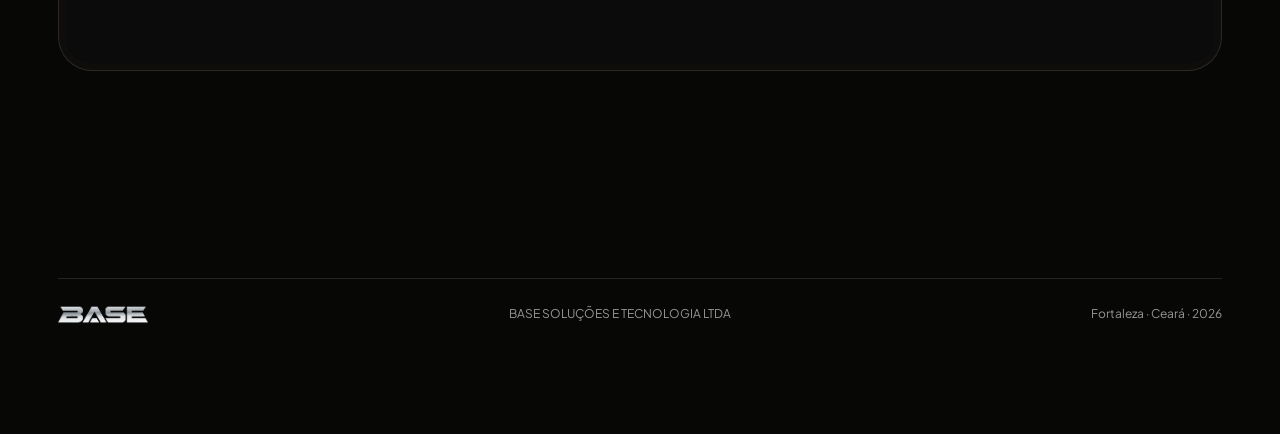
<file: models/modelo-i.html>
<!doctype html>
<html lang="pt-BR">
<head>
  <meta charset="utf-8">
  <meta name="viewport" content="width=device-width,initial-scale=1">
  <title>BASE — Nocturne</title>
  <meta name="robots" content="noindex">
  <link rel="preconnect" href="https://fonts.googleapis.com">
  <link rel="preconnect" href="https://fonts.gstatic.com" crossorigin>
  <link rel="stylesheet" href="https://fonts.googleapis.com/css2?family=Bodoni+Moda:ital,opsz,wght@0,6..96,500;1,6..96,400&family=Plus+Jakarta+Sans:wght@400;500;600;700&display=swap">
  <link rel="stylesheet" href="css/nova-rodada.css">
</head>
<body class="model-i">
  <div class="mist" aria-hidden="true"></div>
  <a class="skip" href="#conteudo">Pular para o conteúdo</a>
  <header class="nav">
    <div class="nav-inner">
      <a class="brand" href="#topo" aria-label="BASE — início"><img src="../assets/img/logo-base.png" alt=""></a>
      <nav class="links nav-links" id="menu-principal" aria-label="Principal">
        <a href="#base" style="--d:100ms">Essência</a>
        <a href="#solucoes" style="--d:160ms">Atuação</a>
        <a href="#projetos" style="--d:220ms">Compromisso</a>
        <a href="#contato" style="--d:280ms">Contato</a>
      </nav>
      <a class="cta" href="#contato">Conversar <i>↗</i></a>
      <button class="menu-toggle nav-toggle" type="button" aria-expanded="false" aria-controls="menu-principal" aria-label="Abrir menu"><span></span></button>
    </div>
  </header>

  <main id="topo">
    <section class="hero" id="conteudo">
      <div class="wrap hero-layout">
        <div class="hero-copy reveal is-in">
          <p class="eyebrow">BASE · Soluções & tecnologia</p>
          <h1>Ideias <i>em cena.</i></h1>
          <p>Estrutura, inteligência e execução para transformar necessidades complexas em experiências memoráveis.</p>
          <a class="cta" href="#base" style="margin-top:28px">Descubra a BASE <i>↓</i></a>
        </div>
        <div class="portrait reveal is-in">
          <div class="bezel"><div class="core photo"><img src="../assets/img/portfolio/cn-final-ano-execucao.jpg" alt="Estrutura de palco e painéis de LED em projeto realizado pela BASE"></div></div>
        </div>
      </div>
    </section>

    <section class="section" id="base">
      <div class="wrap editorial">
        <div class="reveal">
          <p class="eyebrow">Nossa essência</p>
          <h2 class="section-title">Muito além da execução.</h2>
        </div>
        <aside class="reveal">
          <blockquote>“A estrutura invisível por trás de tudo que precisa acontecer.”</blockquote>
          <p class="section-copy" style="margin-top:28px">Unimos pessoas, tecnologia, equipamentos e método para assumir o todo — com precisão, presença e responsabilidade.</p>
        </aside>
      </div>
      <div class="wrap metrics">
        <div class="bezel metric reveal"><div class="core"><b>20+</b><span>Anos de experiência</span></div></div>
        <div class="bezel metric reveal"><div class="core"><b>4.000+</b><span>Eventos realizados</span></div></div>
        <div class="bezel metric reveal"><div class="core"><b>1.000 m²</b><span>Estrutura</span></div></div>
        <div class="bezel metric reveal"><div class="core"><b>24h</b><span>Resposta</span></div></div>
      </div>
    </section>

    <section class="section" id="solucoes">
      <div class="wrap">
        <div class="editorial">
          <div class="reveal"><p class="eyebrow">Nossa atuação</p><h2 class="section-title">Capacidade para sustentar grandes ideias.</h2></div>
          <p class="section-copy reveal">Quatro frentes integradas, desenhadas para reduzir complexidade e ampliar o impacto de cada projeto.</p>
        </div>
        <div class="services">
          <article class="bezel service reveal"><div class="core"><div class="photo"><img src="../assets/img/portfolio/conferencia-nordeste.jpg" alt="" loading="lazy"></div><h3>Eventos</h3><p>Produção técnica e experiência em escala.</p></div></article>
          <article class="bezel service reveal"><div class="core"><div class="photo"><img src="../assets/img/portfolio/conf-live-26.jpg" alt="" loading="lazy"></div><h3>Tecnologia</h3><p>Soluções digitais aplicadas ao mundo real.</p></div></article>
          <article class="bezel service reveal"><div class="core"><div class="photo"><img src="../assets/img/portfolio/forum-saude-fecomercio.jpg" alt="" loading="lazy"></div><h3>Serviços</h3><p>Especialistas preparados para cada operação.</p></div></article>
          <article class="bezel service reveal"><div class="core"><div class="photo"><img src="../assets/img/portfolio/taca-favelas-tunel-led.jpg" alt="" loading="lazy"></div><h3>Estrutura</h3><p>Recursos e equipamentos para fazer acontecer.</p></div></article>
        </div>
      </div>
    </section>

    <section class="section" id="projetos">
      <div class="wrap editorial">
        <div class="reveal"><p class="eyebrow">Nosso compromisso</p><h2 class="section-title">Prazo é compromisso.</h2></div>
        <aside class="reveal"><blockquote>Falhar não é opção.</blockquote><p class="section-copy" style="margin-top:28px">Planejamento rigoroso, equipe experiente e estrutura para responder do primeiro minuto ao último detalhe.</p></aside>
      </div>
    </section>

    <section class="section" id="contato">
      <div class="wrap">
        <div class="bezel contact-shell reveal"><div class="core contact-grid">
          <div>
            <p class="eyebrow">Vamos conversar</p>
            <h2>Sua próxima ideia começa com uma boa base.</h2>
            <p>Conte-nos o que você imagina. Nós estruturamos o caminho.</p>
            <div class="contact-list">
              <a href="https://wa.me/5585991560403" target="_blank" rel="noopener"><small>WhatsApp</small>(85) 99156-0403</a>
              <a href="mailto:grupobase.ce@gmail.com"><small>E-mail</small>grupobase.ce@gmail.com</a>
            </div>
          </div>
          <form class="quote" id="quote-form">
            <label>Nome<input name="name" autocomplete="name" required></label>
            <label>Data<input type="date" name="date"></label>
            <label>Local<input name="place"></label>
            <label>Público<input name="audience" inputmode="numeric"></label>
            <label class="full">Conte sobre o projeto<textarea name="need"></textarea></label>
            <div class="form-actions"><button class="cta" type="submit">Enviar mensagem <i>↗</i></button></div>
          </form>
        </div></div>
      </div>
    </section>
  </main>

  <footer><div class="foot"><img src="../assets/img/logo-base.png" alt="BASE"><span>BASE SOLUÇÕES E TECNOLOGIA LTDA</span><span>Fortaleza · Ceará · 2026</span></div></footer>
  <p class="model-badge">I · Nocturne <a href="index.html">Galeria</a></p>
  <a class="wa" href="https://wa.me/5585991560403" target="_blank" rel="noopener" aria-label="Conversar pelo WhatsApp">W</a>
  <script src="shared.js" defer></script>
</body>
</html>
</file>
<file: assets/css/site.css>
:root{
  --bg:#09090A; --bg-2:#111112; --line:#272521; --line-soft:#1A1917;
  --ink:#F3F1EC; --mute:#A5A19A; --dim:#726E67;
  --y:#FFBF00; --amber:#FFBF00; --amber-lt:#FFBF00;
  --disp:"Archivo","Arial Black",sans-serif; --sans:"Source Sans 3","Myriad Pro",Arial,sans-serif;
  --g:clamp(18px,5vw,76px); --max:1340px;
}
*{box-sizing:border-box}
body{margin:0;background:var(--bg);color:var(--ink);font-family:var(--sans);font-size:17px;line-height:1.6;-webkit-font-smoothing:antialiased}
img{max-width:100%;display:block}
p{margin:0}
a{color:inherit}
h1,h2,h3{margin:0;font-family:var(--disp);font-weight:800;line-height:.98;letter-spacing:-.03em;text-transform:uppercase;text-wrap:balance}
.wrap{max-width:var(--max);margin:0 auto;padding-inline:var(--g)}
.eyebrow{font-family:var(--disp);font-weight:700;font-size:11.5px;letter-spacing:.3em;text-transform:uppercase;color:var(--amber)}
.btn{display:inline-flex;align-items:center;gap:8px;font-family:var(--disp);font-weight:700;font-size:13.5px;letter-spacing:.12em;
  text-transform:uppercase;text-decoration:none;padding:14px 26px;background:var(--y);color:#000;border-radius:2px;transition:background .2s,color .2s}
.btn:hover{background:#fff}
.btn.ghost{background:transparent;color:var(--ink);box-shadow:inset 0 0 0 1px rgba(255,255,255,.35)}
.btn.ghost:hover{box-shadow:inset 0 0 0 1px var(--y);color:var(--y);background:transparent}

.nav{position:fixed;top:0;left:0;right:0;z-index:60;background:linear-gradient(180deg,rgba(0,0,0,.85),transparent);backdrop-filter:blur(6px)}
.nav-in{display:flex;align-items:center;gap:28px;min-height:84px}
.nav .mk{margin-right:auto}
.mk{display:inline-block;line-height:0;text-decoration:none}
.mk img{width:100%}
.mk .g{display:block;font-family:var(--disp);font-weight:700;text-transform:uppercase;line-height:1;margin-bottom:.2em;
  background:linear-gradient(168deg,#FDFDFD,#C9CDD1 28%,#80868C 54%,#555A5F 64%,#BFC4C8 84%,#EFF1F2);
  -webkit-background-clip:text;background-clip:text;color:transparent}
.mk--nav{width:142px}
.mk--nav .g{font-size:12.5px;letter-spacing:.3em}
.mk--hero{width:min(100%,430px)}
.mk--hero .g{font-size:clamp(13px,1.6vw,18px);letter-spacing:.34em}
.mk--foot{width:132px}
.mk--foot .g{font-size:12px;letter-spacing:.3em}
.nav a.l{font-size:14px;letter-spacing:.04em;text-decoration:none;color:#D6D6D3}
.nav a.l:hover{color:var(--y)}

/* hero cinematográfico */
.hero{position:relative;min-height:min(84vh,680px);display:grid;align-items:end;overflow:hidden;border-bottom:1px solid var(--line)}
.hero-bg{position:absolute;inset:0}
.hero-bg img{width:100%;height:100%;object-fit:cover;opacity:.52}
.hero-bg::after{content:"";position:absolute;inset:0;
  background:linear-gradient(180deg,rgba(0,0,0,.75) 0%,rgba(0,0,0,.35) 42%,rgba(0,0,0,.92) 100%)}
.hero-in{position:relative;padding-block:clamp(120px,16vw,170px) clamp(34px,5vw,60px);display:grid;gap:22px}

.hero h1{font-size:clamp(34px,5.6vw,68px);max-width:17ch}
.hero h1 em{font-style:normal;color:var(--y)}
.hero p{color:#D8D8D5;max-width:48ch;font-size:clamp(16px,1.6vw,19px)}
.acts{display:flex;flex-wrap:wrap;gap:12px;margin-top:6px}

.ticker{border-bottom:1px solid var(--line);background:var(--bg-2)}
.ticker-in{display:grid;grid-template-columns:repeat(4,1fr);gap:clamp(14px,3vw,40px);padding-block:22px}
.tk b{font-family:var(--disp);font-weight:800;font-size:clamp(20px,2.4vw,28px);color:var(--ink);display:block;font-variant-numeric:tabular-nums;letter-spacing:-.02em}
.tk span{font-size:12.5px;letter-spacing:.12em;text-transform:uppercase;color:var(--mute)}
.tk{padding-left:14px;border-left:1px solid var(--amber)}

section{padding-block:clamp(56px,8vw,112px)}
.head{display:grid;gap:14px;max-width:44ch;margin-bottom:clamp(28px,4vw,48px)}
.head h2{font-size:clamp(28px,4.6vw,52px)}
.head p{color:var(--mute)}

/* marcas em faixa */
.brands{display:grid;grid-template-columns:repeat(3,1fr);gap:1px;background:var(--line);border-block:1px solid var(--line)}
.brand{background:var(--bg);padding:clamp(26px,3vw,40px);display:grid;gap:14px;align-content:start;transition:background .3s}
.brand:hover{background:var(--bg-2)}
.brand img{width:min(100%,210px)}
.brand p{color:var(--mute);font-size:15.5px}
.brand span{font-size:12.5px;letter-spacing:.14em;text-transform:uppercase;color:var(--amber)}

/* trabalhos cinematográficos */
.reel{display:grid;gap:clamp(16px,2.2vw,26px)}
.row2{display:grid;grid-template-columns:1fr 1fr;gap:clamp(16px,2.2vw,26px)}
.shotcard{display:grid;grid-template-rows:auto 1fr;text-decoration:none;background:#0d0d0e;border:1px solid var(--line);overflow:hidden;transition:border-color .3s,background .3s}
.shotcard:hover{border-color:rgba(255,191,0,.34);background:#101011}
.shotcard figure{margin:0;overflow:hidden;background:#000}
.shotcard img{display:block;width:100%;height:auto;aspect-ratio:16/9;object-fit:cover;transition:transform .7s cubic-bezier(.2,.7,.2,1)}
.shotcard.tall img{aspect-ratio:21/9}
.shotcard:hover img{transform:scale(1.04)}
.shotcard .ov{padding:clamp(18px,2.1vw,26px);display:grid;align-content:start;border-top:1px solid var(--line)}
.shotcard .k{font-family:var(--disp);font-weight:700;font-size:11px;letter-spacing:.22em;text-transform:uppercase;color:var(--amber-lt)}
.shotcard h3{font-size:clamp(17px,1.8vw,23px);margin-top:9px;line-height:1.15}
.shotcard p{color:#A9A9A5;font-size:15px;margin-top:10px;max-width:60ch}
.shotcard .fx{display:flex;flex-wrap:wrap;gap:6px 16px;margin-top:14px;padding-top:13px;border-top:1px solid var(--line);font-size:12.5px;letter-spacing:.06em;color:#86867F}
.shotcard .fx b{color:#E6E3DC;font-weight:600}
.tall img{aspect-ratio:21/9}

/* serviços tipográficos */
.svcs{display:grid;grid-template-columns:repeat(3,1fr);gap:clamp(20px,3vw,44px)}
.svc{border-top:1px solid var(--amber);padding-top:20px}
.svc h3{font-size:clamp(19px,2.1vw,24px);margin-bottom:12px}
.svc p{color:var(--mute);font-size:15.5px}
.svc ul{margin:16px 0 0;padding:0;list-style:none;display:grid;gap:7px}
.svc li{font-size:14.5px;color:var(--dim);padding-left:15px;position:relative}
.svc li::before{content:"";position:absolute;left:0;top:10px;width:7px;height:1px;background:var(--amber)}

/* claim */
.claim{position:relative;border-block:1px solid var(--line);background:var(--bg-2);overflow:hidden}
.claim::before{content:"";position:absolute;inset:0;background:radial-gradient(60% 120% at 10% 0%,rgba(192,138,52,.16),transparent 62%)}
.claim-in{position:relative;padding-block:clamp(44px,6vw,86px);display:grid;grid-template-columns:1.2fr .8fr;gap:clamp(22px,4vw,52px);align-items:end}
.claim h2{font-size:clamp(28px,4.8vw,56px);max-width:15ch}
.claim h2 em{font-style:normal;color:var(--amber-lt)}
.claim p{color:var(--mute);max-width:40ch}

/* processo */
.flow{display:grid;grid-template-columns:repeat(4,1fr);gap:clamp(16px,2.4vw,30px);counter-reset:p}
.st{padding-top:18px;border-top:1px solid var(--line);position:relative}
.st::after{content:"";position:absolute;top:-1px;left:0;width:38px;height:1px;background:var(--amber)}
.st b{counter-increment:p;font-family:var(--disp);font-weight:700;font-size:12px;letter-spacing:.2em;color:var(--amber)}
.st b::before{content:"0" counter(p)}
.st h3{font-size:19px;margin:10px 0 7px}
.st p{color:var(--mute);font-size:14.5px}

/* contato amarelo */
.cta{background:var(--bg-2);color:var(--ink);border-top:1px solid var(--line);position:relative;overflow:hidden}
.cta::before{content:"";position:absolute;inset:0;background:radial-gradient(70% 130% at 88% 0%,rgba(192,138,52,.14),transparent 60%)}
.cta-in{position:relative;padding-block:clamp(44px,6vw,92px);display:grid;grid-template-columns:1.1fr .9fr;gap:clamp(24px,4vw,56px);align-items:center}
.cta h2{font-size:clamp(30px,5vw,58px);max-width:13ch;color:var(--ink)}
.cta h2 em{font-style:normal;color:var(--amber-lt)}
.cta p{margin-top:16px;color:var(--mute);max-width:38ch}

.rows{display:grid;gap:1px;background:var(--line);border:1px solid var(--line)}
.rows a,.rows div{background:#161617;padding:17px 20px;text-decoration:none;transition:background .2s}
.rows a:hover{background:#1F1F20}
.rows span{display:block;font-size:11.5px;letter-spacing:.18em;text-transform:uppercase;color:var(--dim);margin-bottom:4px}
.rows b{font-family:var(--disp);font-weight:700;font-size:18px;color:var(--ink);word-break:break-word;letter-spacing:-.01em}
.rows a:hover b{color:var(--amber-lt)}

footer{padding-block:34px 46px;border-top:1px solid var(--line)}
.foot{display:flex;flex-wrap:wrap;gap:18px 30px;align-items:center;justify-content:space-between}

.foot .sig{font-family:var(--disp);font-weight:700;font-size:clamp(15px,1.8vw,20px);text-transform:uppercase}
.foot .sig em{font-style:normal;color:var(--amber-lt)}
.foot small{display:block;margin-top:14px;color:var(--dim);font-size:13px}
a:focus-visible,.btn:focus-visible{outline:2px solid var(--y);outline-offset:3px}
@media (prefers-reduced-motion:reduce){*{transition:none!important}}
@media (max-width:900px){
  .nav a.l{display:none}
  .row2,.svcs,.claim-in,.cta-in,.brands{grid-template-columns:1fr}
  .flow{grid-template-columns:repeat(2,1fr)}
  .ticker-in{grid-template-columns:repeat(2,1fr);gap:18px}
}
@media (max-width:860px){
  /* no celular a foto aparece inteira e o texto vem embaixo */
  .tall img{aspect-ratio:16/10}
}
@media (max-width:560px){ .flow{grid-template-columns:1fr} }



/* ---- hero comercial ---- */
.hero .assin{font-family:var(--disp);font-weight:700;font-size:clamp(13px,1.5vw,16px);letter-spacing:.3em;
  text-transform:uppercase;color:var(--amber-lt);margin-top:4px}
.hero .precisa{font-family:var(--disp);font-weight:700;font-size:clamp(19px,2.3vw,27px);letter-spacing:-.02em;
  color:var(--ink);margin-top:14px}
.hero .nota{font-size:14.5px;color:var(--mute);margin-top:12px}
.hero .nota b{color:var(--amber-lt);font-weight:600}
.btn.big{font-size:15px;padding:17px 32px;box-shadow:0 10px 30px rgba(255,191,0,.18)}

/* ---- faixa de CTA repetida ---- */
.ctaband{border-block:1px solid var(--line);background:var(--bg-2);position:relative;overflow:hidden}
.ctaband::before{content:"";position:absolute;inset:0;background:radial-gradient(60% 140% at 80% 0%,rgba(192,138,52,.14),transparent 62%)}
.ctaband-in{position:relative;padding-block:clamp(34px,4.6vw,60px);display:flex;flex-wrap:wrap;gap:20px 32px;
  align-items:center;justify-content:space-between}
.ctaband h3{font-size:clamp(21px,2.8vw,32px);max-width:22ch}
.ctaband p{color:var(--mute);font-size:15px;margin-top:8px}
.ctaband .acts{margin-top:0}

/* ---- formulário ---- */
.form{display:grid;gap:14px}
.form .duo{display:grid;grid-template-columns:1fr 1fr;gap:14px}
.form label{display:grid;gap:6px;font-size:12px;letter-spacing:.16em;text-transform:uppercase;color:var(--dim)}
.form input,.form select,.form textarea{
  font-family:var(--sans);font-size:16px;color:var(--ink);background:#141415;
  border:1px solid var(--line);border-radius:2px;padding:12px 14px;width:100%}
.form textarea{min-height:92px;resize:vertical}
.form input:focus,.form select:focus,.form textarea:focus{outline:none;border-color:var(--amber);background:#17171A}
.form .send{margin-top:4px}
.form .hint{font-size:13.5px;color:var(--dim)}
.form-wrap{background:#111112;border:1px solid var(--line);padding:clamp(20px,3vw,32px)}
.form-wrap h3{font-size:clamp(19px,2.2vw,24px);margin-bottom:6px}
.form-wrap .sub{color:var(--mute);font-size:15px;margin-bottom:18px}

/* ---- whatsapp flutuante ---- */
.wafloat{position:fixed;right:18px;bottom:18px;z-index:80;width:56px;height:56px;border-radius:50%;
  background:#25D366;display:grid;place-items:center;box-shadow:0 8px 24px rgba(0,0,0,.45);transition:transform .2s}
.wafloat:hover{transform:scale(1.06)}
.wafloat svg{width:30px;height:30px;fill:#0B2A17}

@media (max-width:720px){
  .form .duo{grid-template-columns:1fr}
  .ctaband-in{flex-direction:column;align-items:flex-start}
}


/* card largo de geradores */
.svc--wide{grid-column:1/-1}
.svc--wide ul{columns:2;column-gap:32px}
.svc--wide li{break-inside:avoid}
@media (max-width:900px){ .svc--wide ul{columns:1} }

/* ---- correção: logo não pode estourar em flex/grid ---- */
.mk{max-width:100%;min-width:0;flex:0 0 auto}
.mk img{display:block;width:100%;height:auto;max-width:100%}
.nav-in{min-width:0}
.nav-in>*{min-width:0}
.hero-in>*{min-width:0;max-width:100%}
.mk--nav{width:clamp(108px,16vw,142px)}
.mk--hero{width:min(100%,430px)}
@media (max-width:560px){
  .mk--hero{width:min(100%,290px)}
  .mk--nav{width:104px}
  .nav-in{min-height:66px}
}
@media (max-width:560px){
  .nav .btn{font-size:11.5px;padding:11px 14px;letter-spacing:.08em;white-space:nowrap}
  .nav-in{gap:12px}
}

@media (max-width:860px){
  .shotcard img,.shotcard.tall img{aspect-ratio:16/10}
}

/* âncoras não ficam escondidas sob o menu fixo */
[id]{scroll-margin-top:100px}
@media (max-width:560px){ [id]{scroll-margin-top:78px} }

/* ---- bloco de geradores com a foto da maquina ---- */
.svc--wide{
  display:grid;grid-template-columns:minmax(0,1fr) minmax(0,1.05fr);
  align-items:center;gap:clamp(24px,4vw,56px);
  border-top:1px solid var(--amber);padding-top:clamp(22px,2.6vw,30px);margin-top:clamp(8px,1.5vw,18px)
}
.svc--wide ul{columns:auto}
.svc-wide-txt ul{margin-top:18px}
.svc-wide-cta{margin-top:24px;display:inline-flex}
.svc-wide-foto{position:relative;margin:0;display:grid;place-items:center;padding:clamp(10px,2vw,26px)}
.svc-wide-foto::before{
  content:"";position:absolute;inset:4% -2% 10% -2%;z-index:0;border-radius:50%;
  background:radial-gradient(60% 55% at 52% 48%,rgba(255,191,0,.17),rgba(255,191,0,.05) 46%,transparent 72%);
  filter:blur(6px)
}
.svc-wide-foto img{position:relative;z-index:1;width:100%;height:auto;max-width:620px;
  filter:drop-shadow(0 26px 34px rgba(0,0,0,.72))}
.svc-wide-foto::after{
  content:"";position:absolute;z-index:0;left:14%;right:14%;bottom:7%;height:16px;border-radius:50%;
  background:radial-gradient(closest-side,rgba(0,0,0,.72),transparent);filter:blur(7px)
}
@media (max-width:900px){
  .svc--wide{grid-template-columns:1fr;gap:18px}
  .svc-wide-foto{order:-1;padding:0 0 6px}
  .svc-wide-foto img{max-width:100%}
}

/* enfase em ambar, sempre sem italico */
h1 em, h2 em, h3 em, .sig em{font-style:normal;color:var(--amber)}

/* ---- bloco de TV: foto na esquerda no desktop ---- */
.svc--rev{grid-template-columns:minmax(0,1.05fr) minmax(0,1fr)}
.svc-foto--tv img{max-width:440px;max-height:560px;object-fit:cover;object-position:center 40%;border-radius:6px;object-fit:cover;filter:none;box-shadow:0 26px 34px -10px rgba(0,0,0,.72)}
.svc--rev.sem-foto{grid-template-columns:1fr}
@media (max-width:900px){
  .svc--rev{grid-template-columns:1fr}
}

/* cabeçalho de Serviços mais largo, sem coluna estreita */
.head--wide{max-width:min(100%,68ch)}
.head--wide h2{max-width:none}
</file>
<file: models/css/modelo-a.css>
:root {
  --void: #020203;
  --core: #0a0a0e;
  --tray: rgba(255,255,255,0.04);
  --hair: rgba(255,255,255,0.1);
  --ink: #f2f4f6;
  --mute: #8e979d;
  --beam: rgba(210, 225, 255, 0.55);
  --font: "Syne", system-ui, sans-serif;
  --body: "Plus Jakarta Sans", system-ui, sans-serif;
  --ease: cubic-bezier(0.32, 0.72, 0, 1);
  --gutter: clamp(16px, 5vw, 72px);
  --maxw: 1280px;
  --r: 2rem;
  --ri: calc(2rem - 0.4rem);
}
*, *::before, *::after { box-sizing: border-box; }
html { scroll-behavior: smooth; scroll-padding-top: 110px; }
body {
  margin: 0; background: var(--void); color: var(--ink);
  font-family: var(--body); line-height: 1.6; min-height: 100dvh; overflow-x: hidden;
}
img { max-width: 100%; display: block; height: auto; }
a { color: inherit; text-decoration: none; }
p, ul { margin: 0; }
h1, h2, h3 { font-family: var(--font); margin: 0; line-height: 1; letter-spacing: -0.04em; font-weight: 800; }
.wrap { max-width: var(--maxw); margin: 0 auto; padding-inline: var(--gutter); }
main, footer { position: relative; z-index: 1; }

/* Light beams */
.atmo {
  position: fixed; inset: 0; pointer-events: none; z-index: 0; overflow: hidden;
  background: radial-gradient(40% 35% at 70% -10%, rgba(200,215,255,0.18), transparent 60%);
}
.atmo::before, .atmo::after {
  content: ""; position: absolute; top: -20%; width: 2px; height: 140%;
  background: linear-gradient(180deg, transparent, var(--beam), transparent);
  opacity: 0.35; transform-origin: top center;
  animation: beam-sway 12s var(--ease) infinite alternate;
}
.atmo::before { left: 18%; transform: rotate(12deg); filter: blur(1px); }
.atmo::after { left: 62%; width: 3px; transform: rotate(-8deg); opacity: 0.25; animation-delay: -4s; }
.beam-fan {
  position: absolute; inset: 0;
  background:
    conic-gradient(from 200deg at 50% 110%, transparent 0deg, rgba(220,230,255,0.07) 18deg, transparent 36deg),
    conic-gradient(from 230deg at 40% 120%, transparent 0deg, rgba(180,200,255,0.05) 14deg, transparent 28deg);
  opacity: 0.9;
}
@keyframes beam-sway {
  from { opacity: 0.2; }
  to { opacity: 0.45; }
}
.grain {
  position: fixed; inset: 0; z-index: 50; pointer-events: none; opacity: 0.035;
  background-image: url("data:image/svg+xml,%3Csvg xmlns='http://www.w3.org/2000/svg' width='160' height='160'%3E%3Cfilter id='n'%3E%3CfeTurbulence type='fractalNoise' baseFrequency='.8' numOctaves='4'/%3E%3C/filter%3E%3Crect width='160' height='160' filter='url(%23n)'/%3E%3C/svg%3E");
}

.skip { position: absolute; left: -999px; }
.skip:focus { left: var(--gutter); top: 16px; z-index: 80; background: #fff; color: #000; padding: 10px 14px; border-radius: 999px; }

.nav { position: fixed; top: 20px; left: 0; right: 0; z-index: 40; pointer-events: none; padding: 0 var(--gutter); }
.nav-island {
  pointer-events: auto; width: max-content; max-width: calc(100% - 32px); margin: 0 auto;
  display: flex; align-items: center; gap: 16px;
  padding: 8px 8px 8px 18px; border-radius: 999px;
  background: rgba(8,8,12,0.78); border: 1px solid var(--hair);
}
.brand img { width: 88px; }
.nav-links { display: none; gap: 4px; margin-left: auto; }
.nav-links a:not(.btn) { padding: 8px 12px; border-radius: 999px; font-size: 13px; font-weight: 600; color: var(--mute); }
.nav-links a:not(.btn):hover { color: var(--ink); background: rgba(255,255,255,0.05); }
.nav-cta { margin-left: auto; }
.mobile-only { display: none; }
.nav-toggle {
  display: none; width: 42px; height: 42px; border: 0; border-radius: 999px;
  background: rgba(255,255,255,0.08); position: relative; cursor: pointer; margin-left: auto;
}
.nav-toggle-bars, .nav-toggle-bars::before, .nav-toggle-bars::after {
  position: absolute; left: 13px; width: 16px; height: 1.5px; background: var(--ink); display: block;
  transition: transform 600ms var(--ease);
}
.nav-toggle-bars { top: 20px; }
.nav-toggle-bars::before { content: ""; top: -5px; left: 0; }
.nav-toggle-bars::after { content: ""; top: 5px; left: 0; }
.nav.is-open .nav-toggle-bars { background: transparent; }
.nav.is-open .nav-toggle-bars::before { top: 0; transform: rotate(45deg); }
.nav.is-open .nav-toggle-bars::after { top: 0; transform: rotate(-45deg); }

.btn {
  display: inline-flex; align-items: center; gap: 10px;
  padding: 10px 10px 10px 20px; border-radius: 999px; border: 0; cursor: pointer;
  background: var(--ink); color: var(--void); font: 600 13px var(--body);
  transition: transform 500ms var(--ease), background 500ms var(--ease);
}
.btn:active { transform: scale(0.98); }
.btn-orb {
  width: 30px; height: 30px; border-radius: 50%; display: grid; place-items: center;
  background: rgba(0,0,0,0.1); transition: transform 600ms var(--ease);
}
.btn svg { width: 13px; height: 13px; }
.btn:hover .btn-orb { transform: translate(2px, -2px) scale(1.05); }
.btn.ghost { background: transparent; color: var(--ink); border: 1px solid var(--hair); }
.btn.ghost .btn-orb { background: rgba(255,255,255,0.08); }

@media (min-width: 768px) {
  .nav-toggle { display: none; }
  .nav-links { display: flex; }
  .nav-cta { margin-left: 0; }
}
@media (max-width: 767px) {
  .nav-cta { display: none; }
  .nav-toggle { display: block; }
  .nav.is-open .nav-links {
    display: flex; flex-direction: column; position: fixed; inset: 0; z-index: 45;
    padding: 110px var(--gutter); background: rgba(2,2,3,0.92); backdrop-filter: blur(28px);
  }
  .nav.is-open .nav-links a:not(.btn) {
    font-size: clamp(28px, 8vw, 40px); font-family: var(--font); padding: 12px 0;
    opacity: 0; transform: translateY(40px);
    animation: menu-in 700ms var(--ease) forwards; animation-delay: var(--d, 0ms);
  }
  .nav.is-open .mobile-only { display: inline-flex; margin-top: 20px; }
}
@keyframes menu-in { to { opacity: 1; transform: none; } }

.bezel { padding: 6px; border-radius: var(--r); background: var(--tray); border: 1px solid var(--hair); }
.bezel-core {
  border-radius: var(--ri); background: var(--core);
  box-shadow: inset 0 1px 0 rgba(255,255,255,0.1); overflow: hidden;
}

.hero { min-height: min(100dvh, 900px); padding: 140px 0 64px; display: flex; align-items: flex-end; }
.hero-logo { width: min(100%, 260px); margin-bottom: 24px; }
.hero h1 { font-size: clamp(36px, 7vw, 76px); max-width: 12ch; margin-bottom: 20px; }
.hero-lead { max-width: 44ch; color: var(--mute); font-size: clamp(16px, 1.7vw, 18px); margin-bottom: 28px; }
.hero-actions { display: flex; flex-wrap: wrap; gap: 12px; }

.bento {
  display: grid; gap: 12px; margin-top: 48px;
  grid-template-columns: 1fr;
}
@media (min-width: 768px) {
  .bento { grid-template-columns: repeat(12, 1fr); }
  .bento .w8 { grid-column: span 8; }
  .bento .w4 { grid-column: span 4; }
  .bento .w6 { grid-column: span 6; }
  .bento .w12 { grid-column: span 12; }
}
.shot { aspect-ratio: 16/10; position: relative; }
.shot img { position: absolute; inset: 0; width: 100%; height: 100%; object-fit: cover; transition: transform 900ms var(--ease); }
.bento a:hover .shot img { transform: scale(1.04); }
.card-body { padding: 22px 20px 24px; }
.card-body h3 { font-size: 20px; margin-bottom: 8px; }
.card-body p { color: var(--mute); font-size: 14px; }

section { padding: clamp(80px, 11vw, 140px) 0; }
.head { margin-bottom: 48px; max-width: 720px; }
.eyebrow {
  display: inline-block; margin-bottom: 14px; padding: 6px 12px; border-radius: 999px;
  border: 1px solid var(--hair); font-size: 10px; letter-spacing: 0.2em; text-transform: uppercase;
  color: var(--mute); font-weight: 700;
}
.head h2 { font-size: clamp(30px, 5vw, 52px); margin-bottom: 14px; }
.head p { color: var(--mute); }

.solutions { display: grid; gap: 14px; }
@media (min-width: 768px) { .solutions { grid-template-columns: 1fr 1fr; } }
.sol-core { min-height: 280px; padding: 28px 24px; display: flex; flex-direction: column; justify-content: flex-end;
  background: linear-gradient(180deg, transparent, rgba(2,2,3,0.85)), var(--core); position: relative; }
.sol-core img { position: absolute; inset: 0; width: 100%; height: 100%; object-fit: cover; opacity: 0.35; }
.sol-core > * { position: relative; z-index: 1; }
.sol-core h3 { font-size: 24px; margin-bottom: 8px; text-transform: uppercase; }
.sol-core p { color: var(--mute); font-size: 14px; max-width: 36ch; }

.claim { text-align: left; border-block: 1px solid var(--hair); }
.claim h2 { font-size: clamp(36px, 7vw, 72px); display: grid; gap: 0.1em; margin: 12px 0 20px; }
.claim p { color: var(--mute); max-width: 42ch; }

.nums { display: grid; gap: 12px; grid-template-columns: 1fr 1fr; }
@media (min-width: 900px) { .nums { grid-template-columns: repeat(4, 1fr); } }
.num-core { padding: 24px; }
.num-core b { display: block; font-family: var(--font); font-size: clamp(28px, 4vw, 40px); }
.num-core span { font-size: 11px; letter-spacing: 0.14em; text-transform: uppercase; color: var(--mute); }

.cta-shell .bezel-core { padding: clamp(28px, 5vw, 52px); }
.cta { display: grid; gap: 36px; }
@media (min-width: 900px) { .cta { grid-template-columns: 1fr 1fr; } }
.cta h2 { font-size: clamp(28px, 4vw, 40px); margin: 10px 0 14px; }
.cta p { color: var(--mute); }
.contact { display: grid; gap: 10px; margin-top: 24px; }
.contact a { padding: 14px 16px; border-radius: 1rem; border: 1px solid var(--hair); background: rgba(255,255,255,0.02); }
.contact span { display: block; font-size: 10px; letter-spacing: 0.14em; text-transform: uppercase; color: var(--mute); margin-bottom: 4px; }

.quote-form { display: grid; gap: 12px; grid-template-columns: 1fr 1fr; }
.quote-form label { display: grid; gap: 6px; }
.quote-form label.full, .form-actions { grid-column: 1 / -1; }
.quote-form span { font-size: 10px; letter-spacing: 0.12em; text-transform: uppercase; color: var(--mute); }
.quote-form input, .quote-form textarea {
  padding: 12px 14px; border-radius: 0.9rem; border: 1px solid var(--hair);
  background: rgba(0,0,0,0.4); color: var(--ink); font: inherit;
}
.quote-form textarea { min-height: 90px; resize: vertical; }
.form-note { font-size: 12px; color: var(--mute); }

footer { padding: 48px 0 100px; border-top: 1px solid var(--hair); text-align: center; }
.foot img { width: 100px; margin: 0 auto 12px; }
.foot p { color: var(--mute); font-size: 13px; }

.wa-float {
  position: fixed; right: 18px; bottom: 18px; z-index: 40;
  width: 48px; height: 48px; border-radius: 50%; background: #1a9e4a; color: #fff;
  display: grid; place-items: center;
}
.wa-float svg { width: 22px; fill: currentColor; }

.model-badge {
  position: fixed; left: 16px; bottom: 16px; z-index: 40;
  padding: 8px 12px; border-radius: 999px; font-size: 11px;
  background: rgba(8,8,12,0.9); border: 1px solid var(--hair); color: var(--mute);
}
.model-badge a { color: #c8d4ff; margin-left: 6px; font-weight: 700; }

.reveal { opacity: 0; transform: translateY(48px); transition: opacity 850ms var(--ease), transform 850ms var(--ease); transition-delay: var(--d, 0ms); }
.reveal.is-in { opacity: 1; transform: none; }

@media (max-width: 767px) {
  .quote-form { grid-template-columns: 1fr; }
  .bento .w8, .bento .w4, .bento .w6, .bento .w12 { grid-column: span 1; }
}
</file>
<file: models/css/modelo-b.css>
:root {
  --void: #060504;
  --core: #100e0c;
  --tray: rgba(255,220,180,0.04);
  --hair: rgba(255,220,180,0.12);
  --ink: #f6f0e8;
  --mute: #a89a88;
  --warm: #e8a54a;
  --font: "Fraunces", Georgia, serif;
  --body: "Outfit", system-ui, sans-serif;
  --ease: cubic-bezier(0.32, 0.72, 0, 1);
  --gutter: clamp(16px, 5vw, 72px);
  --maxw: 1280px;
}
*, *::before, *::after { box-sizing: border-box; }
html { scroll-behavior: smooth; scroll-padding-top: 100px; }
body {
  margin: 0; background: var(--void); color: var(--ink);
  font-family: var(--body); line-height: 1.65; min-height: 100dvh; overflow-x: hidden;
}
img { max-width: 100%; display: block; height: auto; }
a { color: inherit; text-decoration: none; }
p, ul { margin: 0; }
h1, h2, h3 { font-family: var(--font); margin: 0; line-height: 0.98; letter-spacing: -0.03em; font-weight: 500; font-style: italic; }
.wrap { max-width: var(--maxw); margin: 0 auto; padding-inline: var(--gutter); }
main, footer { position: relative; z-index: 1; }

.atmo {
  position: fixed; inset: 0; pointer-events: none; z-index: 0;
  background:
    radial-gradient(42% 38% at 12% 20%, rgba(232,165,74,0.28), transparent 62%),
    radial-gradient(36% 32% at 88% 70%, rgba(255,180,90,0.12), transparent 65%),
    radial-gradient(50% 40% at 50% 100%, rgba(120,70,20,0.2), transparent 70%);
}
.atmo::before {
  content: ""; position: absolute; width: 280px; height: 280px; border-radius: 50%;
  top: 8%; left: 8%; background: rgba(232,165,74,0.35); filter: blur(80px);
  animation: pulse 8s var(--ease) infinite alternate;
}
.atmo::after {
  content: ""; position: absolute; width: 200px; height: 200px; border-radius: 50%;
  bottom: 18%; right: 12%; background: rgba(255,200,120,0.22); filter: blur(70px);
  animation: pulse 10s var(--ease) infinite alternate-reverse;
}
@keyframes pulse { from { opacity: 0.45; transform: scale(0.92); } to { opacity: 0.9; transform: scale(1.08); } }
.grain {
  position: fixed; inset: 0; z-index: 50; pointer-events: none; opacity: 0.04;
  background-image: url("data:image/svg+xml,%3Csvg xmlns='http://www.w3.org/2000/svg' width='160' height='160'%3E%3Cfilter id='n'%3E%3CfeTurbulence type='fractalNoise' baseFrequency='.75' numOctaves='4'/%3E%3C/filter%3E%3Crect width='160' height='160' filter='url(%23n)'/%3E%3C/svg%3E");
}

.skip { position: absolute; left: -999px; }
.nav { position: fixed; top: 0; left: 0; right: 0; z-index: 40; padding: 20px var(--gutter) 0; pointer-events: none; }
.nav-island {
  pointer-events: auto; max-width: var(--maxw); margin: 0 auto;
  display: flex; align-items: center; gap: 16px;
  padding: 10px 12px 10px 18px; border-radius: 999px;
  background: rgba(10,8,6,0.82); border: 1px solid var(--hair);
}
.brand img { width: 86px; filter: brightness(1.05); }
.nav-links { display: none; gap: 4px; margin-left: auto; }
.nav-links a:not(.btn) { padding: 8px 12px; font-size: 12px; font-weight: 600; letter-spacing: 0.06em; text-transform: uppercase; color: var(--mute); }
.nav-links a:not(.btn):hover { color: var(--ink); }
.nav-cta { margin-left: auto; }
.mobile-only { display: none; }
.nav-toggle {
  display: none; width: 42px; height: 42px; border: 0; border-radius: 999px;
  background: rgba(255,220,180,0.08); position: relative; cursor: pointer; margin-left: auto;
}
.nav-toggle-bars, .nav-toggle-bars::before, .nav-toggle-bars::after {
  position: absolute; left: 13px; width: 16px; height: 1.5px; background: var(--ink); display: block;
  transition: transform 600ms var(--ease);
}
.nav-toggle-bars { top: 20px; }
.nav-toggle-bars::before { content: ""; top: -5px; left: 0; }
.nav-toggle-bars::after { content: ""; top: 5px; left: 0; }
.nav.is-open .nav-toggle-bars { background: transparent; }
.nav.is-open .nav-toggle-bars::before { top: 0; transform: rotate(45deg); }
.nav.is-open .nav-toggle-bars::after { top: 0; transform: rotate(-45deg); }

.btn {
  display: inline-flex; align-items: center; gap: 10px;
  padding: 12px 12px 12px 20px; border-radius: 999px; border: 0; cursor: pointer;
  background: var(--ink); color: var(--void); font: 600 12px var(--body);
  letter-spacing: 0.06em; text-transform: uppercase;
  transition: transform 500ms var(--ease);
}
.btn:active { transform: scale(0.98); }
.btn-orb {
  width: 28px; height: 28px; border-radius: 50%; display: grid; place-items: center;
  background: rgba(0,0,0,0.12); transition: transform 600ms var(--ease);
}
.btn svg { width: 12px; height: 12px; }
.btn:hover .btn-orb { transform: translate(2px, -2px); }
.btn.ghost { background: transparent; color: var(--ink); border: 1px solid var(--hair); }
.btn.ghost .btn-orb { background: rgba(255,220,180,0.08); }

@media (min-width: 768px) {
  .nav-toggle { display: none; }
  .nav-links { display: flex; }
  .nav-cta { margin-left: 0; }
}
@media (max-width: 767px) {
  .nav-cta { display: none; }
  .nav-toggle { display: block; }
  .nav.is-open .nav-links {
    display: flex; flex-direction: column; position: fixed; inset: 0; z-index: 45;
    padding: 110px var(--gutter); background: rgba(6,5,4,0.94); backdrop-filter: blur(24px);
  }
  .nav.is-open .nav-links a:not(.btn) { font-size: clamp(28px, 8vw, 40px); font-family: var(--font); padding: 12px 0; letter-spacing: -0.02em; text-transform: none; }
  .nav.is-open .mobile-only { display: inline-flex; margin-top: 20px; }
}

.bezel { padding: 7px; border-radius: 1.75rem; background: var(--tray); border: 1px solid var(--hair); }
.bezel-core { border-radius: calc(1.75rem - 7px); background: var(--core); box-shadow: inset 0 1px 0 rgba(255,220,180,0.08); overflow: hidden; }

.hero { min-height: min(100dvh, 880px); padding: 130px 0 56px; display: grid; align-items: center; }
.hero-split { display: grid; gap: 40px; }
@media (min-width: 768px) { .hero-split { grid-template-columns: 1fr 1fr; align-items: end; gap: 56px; } }
.hero-logo { width: min(100%, 220px); margin-bottom: 20px; }
.hero h1 { font-size: clamp(40px, 8vw, 84px); max-width: 9ch; margin-bottom: 20px; }
.hero-lead { color: var(--mute); max-width: 38ch; font-size: 17px; margin-bottom: 28px; font-style: normal; font-family: var(--body); }
.hero-actions { display: flex; flex-wrap: wrap; gap: 12px; }
.rail { display: flex; gap: 14px; overflow-x: auto; scroll-snap-type: x mandatory; padding-bottom: 8px; scrollbar-width: none; }
.rail::-webkit-scrollbar { display: none; }
.pill { flex: 0 0 min(70vw, 280px); scroll-snap-align: start; }
.pill .shot { aspect-ratio: 4/5; }
.pill img { width: 100%; height: 100%; object-fit: cover; }
.pill-cap { padding: 14px 8px 4px; font-size: 13px; color: var(--mute); font-style: normal; font-family: var(--body); }
.pill-cap b { display: block; font-family: var(--font); font-size: 18px; color: var(--ink); margin-bottom: 4px; }

section { padding: clamp(80px, 12vw, 140px) 0; }
.head { margin-bottom: 48px; max-width: 640px; }
.eyebrow { display: block; font-size: 11px; letter-spacing: 0.22em; text-transform: uppercase; color: var(--warm); margin-bottom: 16px; font-style: normal; font-family: var(--body); font-weight: 600; }
.head h2 { font-size: clamp(32px, 5.5vw, 56px); margin-bottom: 14px; }
.head p { color: var(--mute); font-style: normal; font-family: var(--body); }

.solutions { display: grid; gap: 16px; }
@media (min-width: 768px) { .solutions { grid-template-columns: 1fr 1fr; } }
.sol-core { min-height: 300px; position: relative; padding: 28px; display: flex; flex-direction: column; justify-content: flex-end; }
.sol-core img { position: absolute; inset: 0; width: 100%; height: 100%; object-fit: cover; opacity: 0.32; }
.sol-core::after { content: ""; position: absolute; inset: 0; background: linear-gradient(180deg, transparent 30%, rgba(6,5,4,0.92)); }
.sol-core > * { position: relative; z-index: 1; }
.sol-core h3 { font-size: 28px; margin-bottom: 8px; }
.sol-core p { color: var(--mute); font-style: normal; font-family: var(--body); font-size: 14px; max-width: 34ch; }

.claim h2 { font-size: clamp(36px, 7vw, 72px); display: grid; gap: 0.08em; margin: 12px 0 18px; }
.claim p { color: var(--mute); max-width: 42ch; font-style: normal; font-family: var(--body); }

.nums { display: grid; gap: 12px; grid-template-columns: 1fr 1fr; }
@media (min-width: 900px) { .nums { grid-template-columns: repeat(4, 1fr); } }
.num-core { padding: 24px; }
.num-core b { display: block; font-size: clamp(28px, 4vw, 40px); }
.num-core span { font-size: 11px; letter-spacing: 0.14em; text-transform: uppercase; color: var(--mute); font-style: normal; font-family: var(--body); }

.cta-shell .bezel-core { padding: clamp(28px, 5vw, 52px); }
.cta { display: grid; gap: 36px; }
@media (min-width: 900px) { .cta { grid-template-columns: 1fr 1fr; } }
.cta h2 { font-size: clamp(28px, 4vw, 40px); margin: 10px 0 14px; }
.cta p { color: var(--mute); font-style: normal; font-family: var(--body); }
.contact { display: grid; gap: 10px; margin-top: 22px; }
.contact a { padding: 14px 0; border-bottom: 1px solid var(--hair); font-style: normal; font-family: var(--body); }
.contact span { display: block; font-size: 10px; letter-spacing: 0.14em; text-transform: uppercase; color: var(--warm); margin-bottom: 4px; }

.quote-form { display: grid; gap: 14px; grid-template-columns: 1fr 1fr; }
.quote-form label { display: grid; gap: 6px; }
.quote-form label.full, .form-actions { grid-column: 1 / -1; }
.quote-form span { font-size: 10px; letter-spacing: 0.12em; text-transform: uppercase; color: var(--mute); font-style: normal; font-family: var(--body); }
.quote-form input, .quote-form textarea {
  border: 0; border-bottom: 1px solid var(--hair); background: transparent;
  padding: 12px 0; color: var(--ink); font: inherit;
}
.quote-form textarea { min-height: 80px; resize: vertical; }
.form-note { font-size: 12px; color: var(--mute); font-style: normal; font-family: var(--body); }

footer { padding: 48px 0 100px; border-top: 1px solid var(--hair); text-align: center; }
.foot img { width: 96px; margin: 0 auto 12px; }
.foot p { color: var(--mute); font-size: 13px; font-style: normal; font-family: var(--body); }

.wa-float { position: fixed; right: 18px; bottom: 18px; z-index: 40; width: 48px; height: 48px; border-radius: 50%; background: var(--warm); color: #1a1208; display: grid; place-items: center; }
.wa-float svg { width: 22px; fill: currentColor; }
.model-badge { position: fixed; left: 16px; bottom: 16px; z-index: 40; padding: 8px 12px; border-radius: 999px; font-size: 11px; background: rgba(10,8,6,0.9); border: 1px solid var(--hair); color: var(--mute); font-style: normal; font-family: var(--body); }
.model-badge a { color: var(--warm); margin-left: 6px; font-weight: 700; }

.reveal { opacity: 0; transform: translateY(40px); transition: opacity 850ms var(--ease), transform 850ms var(--ease); transition-delay: var(--d, 0ms); }
.reveal.is-in { opacity: 1; transform: none; }
@media (max-width: 767px) { .quote-form { grid-template-columns: 1fr; } }
</file>
<file: models/css/modelo-c.css>
:root {
  --void: #040708;
  --core: #0a1214;
  --tray: rgba(94,196,212,0.05);
  --hair: rgba(94,196,212,0.14);
  --ink: #e8f4f6;
  --mute: #7e959a;
  --led: #5ec4d4;
  --font: "Space Grotesk", system-ui, sans-serif;
  --body: "DM Sans", system-ui, sans-serif;
  --ease: cubic-bezier(0.32, 0.72, 0, 1);
  --gutter: clamp(16px, 5vw, 72px);
  --maxw: 1200px;
  --shadow: 0 28px 70px rgba(0,0,0,0.45);
}
*, *::before, *::after { box-sizing: border-box; }
html { scroll-behavior: smooth; scroll-padding-top: 100px; }
body {
  margin: 0; background: var(--void); color: var(--ink);
  font-family: var(--body); line-height: 1.6; min-height: 100dvh; overflow-x: hidden;
}
img { max-width: 100%; display: block; height: auto; }
a { color: inherit; text-decoration: none; }
p, ul { margin: 0; }
h1, h2, h3 { font-family: var(--font); margin: 0; line-height: 1.02; letter-spacing: -0.04em; font-weight: 700; }
.wrap { max-width: var(--maxw); margin: 0 auto; padding-inline: var(--gutter); }
main, footer { position: relative; z-index: 1; }

.atmo {
  position: fixed; inset: 0; pointer-events: none; z-index: 0;
  background:
    radial-gradient(38% 34% at 80% 15%, rgba(94,196,212,0.22), transparent 60%),
    radial-gradient(30% 28% at 15% 75%, rgba(94,196,212,0.12), transparent 62%),
    radial-gradient(50% 40% at 50% 50%, rgba(20,40,45,0.5), transparent 70%);
}
.haze {
  position: absolute; inset: -10%;
  background: radial-gradient(circle at 70% 30%, rgba(94,196,212,0.18), transparent 40%),
              radial-gradient(circle at 20% 80%, rgba(120,220,230,0.1), transparent 35%);
  filter: blur(20px);
  animation: haze-drift 14s var(--ease) infinite alternate;
}
@keyframes haze-drift {
  from { transform: translate(-2%, 1%) scale(1); opacity: 0.7; }
  to { transform: translate(3%, -2%) scale(1.08); opacity: 1; }
}
.grain {
  position: fixed; inset: 0; z-index: 50; pointer-events: none; opacity: 0.03;
  background-image: url("data:image/svg+xml,%3Csvg xmlns='http://www.w3.org/2000/svg' width='160' height='160'%3E%3Cfilter id='n'%3E%3CfeTurbulence type='fractalNoise' baseFrequency='.85' numOctaves='4'/%3E%3C/filter%3E%3Crect width='160' height='160' filter='url(%23n)'/%3E%3C/svg%3E");
}

.skip { position: absolute; left: -999px; }
.nav { position: fixed; top: 20px; left: 50%; transform: translateX(-50%); z-index: 40; width: calc(100% - 2 * var(--gutter)); max-width: 640px; pointer-events: none; }
.nav-island {
  pointer-events: auto; display: flex; align-items: center; gap: 8px;
  padding: 8px 10px 8px 16px; border-radius: 999px;
  background: rgba(8,16,18,0.88); border: 1px solid var(--hair); box-shadow: var(--shadow);
}
.brand img { width: 80px; }
.nav-links { display: none; gap: 2px; margin-left: auto; }
.nav-links a:not(.btn) { padding: 8px 10px; border-radius: 999px; font-size: 12px; font-weight: 600; color: var(--mute); }
.nav-links a:not(.btn):hover { color: var(--ink); background: rgba(94,196,212,0.08); }
.nav-cta { margin-left: auto; }
.mobile-only { display: none; }
.nav-toggle {
  display: none; width: 40px; height: 40px; border: 0; border-radius: 999px;
  background: rgba(94,196,212,0.1); position: relative; cursor: pointer; margin-left: auto;
}
.nav-toggle-bars, .nav-toggle-bars::before, .nav-toggle-bars::after {
  position: absolute; left: 12px; width: 16px; height: 1.5px; background: var(--ink); display: block;
  transition: transform 600ms var(--ease);
}
.nav-toggle-bars { top: 19px; }
.nav-toggle-bars::before { content: ""; top: -5px; left: 0; }
.nav-toggle-bars::after { content: ""; top: 5px; left: 0; }
.nav.is-open .nav-toggle-bars { background: transparent; }
.nav.is-open .nav-toggle-bars::before { top: 0; transform: rotate(45deg); }
.nav.is-open .nav-toggle-bars::after { top: 0; transform: rotate(-45deg); }

.btn {
  display: inline-flex; align-items: center; gap: 10px;
  padding: 10px 10px 10px 18px; border-radius: 999px; border: 0; cursor: pointer;
  background: var(--ink); color: var(--void); font: 700 13px var(--body);
  transition: transform 500ms var(--ease);
}
.btn:active { transform: scale(0.98); }
.btn-orb {
  width: 28px; height: 28px; border-radius: 50%; display: grid; place-items: center;
  background: rgba(0,0,0,0.1); transition: transform 600ms var(--ease);
}
.btn svg { width: 12px; height: 12px; }
.btn:hover .btn-orb { transform: translate(2px, -2px) scale(1.05); }
.btn.ghost { background: transparent; color: var(--ink); border: 1px solid var(--hair); }
.btn.ghost .btn-orb { background: rgba(94,196,212,0.12); }

@media (min-width: 768px) {
  .nav { max-width: var(--maxw); width: auto; }
  .nav-island { width: 100%; max-width: var(--maxw); }
  .nav-toggle { display: none; }
  .nav-links { display: flex; }
  .nav-cta { margin-left: 0; }
}
@media (max-width: 767px) {
  .nav-cta { display: none; }
  .nav-toggle { display: block; }
  .nav.is-open .nav-links {
    display: flex; flex-direction: column; position: fixed; inset: 0; z-index: 45;
    padding: 100px var(--gutter); background: rgba(4,7,8,0.94); backdrop-filter: blur(24px);
  }
  .nav.is-open .nav-links a:not(.btn) { font-size: clamp(26px, 8vw, 36px); font-family: var(--font); padding: 12px 0; }
  .nav.is-open .mobile-only { display: inline-flex; margin-top: 20px; }
}

.bezel { padding: 6px; border-radius: 1.5rem; background: var(--tray); border: 1px solid var(--hair); }
.bezel-core { border-radius: calc(1.5rem - 6px); background: var(--core); box-shadow: inset 0 1px 0 rgba(94,196,212,0.1); overflow: hidden; }

.hero { min-height: min(100dvh, 860px); padding: 130px 0 56px; text-align: center; display: grid; align-items: center; }
.hero-logo { width: min(100%, 240px); margin: 0 auto 22px; }
.hero h1 { font-size: clamp(36px, 7vw, 72px); max-width: 12ch; margin: 0 auto 18px; }
.hero-lead { color: var(--mute); max-width: 42ch; margin: 0 auto 28px; font-size: 17px; }
.hero-actions { display: flex; flex-wrap: wrap; gap: 12px; justify-content: center; }

.cascade { position: relative; margin-top: 56px; min-height: 260px; }
@media (max-width: 767px) { .cascade { min-height: auto; display: grid; gap: 12px; } }
.cascade .bezel {
  transition: transform 700ms var(--ease);
}
@media (min-width: 768px) {
  .cascade .bezel { position: absolute; width: min(260px, 40vw); }
  .cascade .bezel:nth-child(1) { left: 0; top: 0; transform: rotate(-2deg); }
  .cascade .bezel:nth-child(2) { left: 24%; top: 40px; transform: rotate(1.5deg); }
  .cascade .bezel:nth-child(3) { right: 24%; top: 10px; transform: rotate(-1deg); }
  .cascade .bezel:nth-child(4) { right: 0; top: 50px; transform: rotate(2deg); }
  .cascade .bezel:hover { transform: translateY(-8px) rotate(0); z-index: 5; }
}
.num-core { padding: 22px 20px; text-align: left; }
.num-core b { display: block; font-size: clamp(26px, 3.5vw, 34px); color: var(--led); }
.num-core span { font-size: 11px; letter-spacing: 0.1em; text-transform: uppercase; color: var(--mute); }

section { padding: clamp(72px, 10vw, 128px) 0; }
.head { text-align: center; margin: 0 auto 48px; max-width: 640px; }
.eyebrow {
  display: inline-block; margin-bottom: 14px; padding: 6px 12px; border-radius: 999px;
  border: 1px solid var(--hair); background: rgba(94,196,212,0.08);
  font-size: 10px; letter-spacing: 0.18em; text-transform: uppercase; color: var(--led); font-weight: 700;
}
.head h2 { font-size: clamp(30px, 5vw, 48px); margin-bottom: 12px; }
.head p { color: var(--mute); }

.solutions { display: grid; gap: 14px; }
@media (min-width: 768px) { .solutions { grid-template-columns: 1fr 1fr; } }
.sol-core { min-height: 280px; position: relative; padding: 26px; display: flex; flex-direction: column; justify-content: flex-end; }
.sol-core img { position: absolute; inset: 0; width: 100%; height: 100%; object-fit: cover; opacity: 0.3; }
.sol-core::after { content: ""; position: absolute; inset: 0; background: linear-gradient(180deg, transparent 25%, rgba(4,7,8,0.94)); }
.sol-core > * { position: relative; z-index: 1; }
.sol-core h3 { font-size: 22px; margin-bottom: 8px; text-transform: uppercase; }
.sol-core p { color: var(--mute); font-size: 14px; max-width: 34ch; }

.claim { text-align: center; }
.claim h2 { font-size: clamp(34px, 6.5vw, 64px); display: grid; gap: 0.08em; margin: 12px auto 18px; max-width: 14ch; }
.claim p { color: var(--mute); max-width: 42ch; margin: 0 auto; }

.stack { max-width: 680px; margin: 0 auto; display: grid; gap: 16px; }
.stack .shot { aspect-ratio: 16/10; }
.stack img { width: 100%; height: 100%; object-fit: cover; }
.stack-body { padding: 20px 22px 24px; }
.stack-body h3 { font-size: 20px; margin-bottom: 6px; }
.stack-body p { color: var(--mute); font-size: 14px; }

.cta-shell .bezel-core { padding: clamp(28px, 5vw, 48px); }
.cta { display: grid; gap: 32px; }
@media (min-width: 900px) { .cta { grid-template-columns: 1fr 1fr; } }
.cta h2 { font-size: clamp(26px, 4vw, 36px); margin: 10px 0 12px; }
.cta p { color: var(--mute); }
.contact { display: grid; gap: 10px; margin-top: 20px; }
.contact a { padding: 14px 16px; border-radius: 1rem; background: rgba(94,196,212,0.06); border: 1px solid var(--hair); }
.contact span { display: block; font-size: 10px; letter-spacing: 0.12em; text-transform: uppercase; color: var(--led); margin-bottom: 4px; }

.quote-form { display: grid; gap: 12px; grid-template-columns: 1fr 1fr; }
.quote-form label { display: grid; gap: 6px; }
.quote-form label.full, .form-actions { grid-column: 1 / -1; }
.quote-form span { font-size: 10px; letter-spacing: 0.1em; text-transform: uppercase; color: var(--mute); }
.quote-form input, .quote-form textarea {
  padding: 12px 14px; border-radius: 0.9rem; border: 1px solid var(--hair);
  background: rgba(0,0,0,0.35); color: var(--ink); font: inherit;
}
.quote-form textarea { min-height: 90px; resize: vertical; }
.form-note { font-size: 12px; color: var(--mute); }

footer { padding: 48px 0 100px; text-align: center; border-top: 1px solid var(--hair); }
.foot img { width: 96px; margin: 0 auto 12px; }
.foot p { color: var(--mute); font-size: 13px; }

.wa-float { position: fixed; right: 18px; bottom: 18px; z-index: 40; width: 48px; height: 48px; border-radius: 50%; background: #1a9e4a; color: #fff; display: grid; place-items: center; }
.wa-float svg { width: 22px; fill: currentColor; }
.model-badge { position: fixed; left: 16px; bottom: 16px; z-index: 40; padding: 8px 12px; border-radius: 999px; font-size: 11px; background: rgba(8,16,18,0.92); border: 1px solid var(--hair); color: var(--mute); }
.model-badge a { color: var(--led); margin-left: 6px; font-weight: 700; }

.reveal { opacity: 0; transform: translateY(44px); transition: opacity 850ms var(--ease), transform 850ms var(--ease); transition-delay: var(--d, 0ms); }
.reveal.is-in { opacity: 1; transform: none; }
@media (max-width: 767px) { .quote-form { grid-template-columns: 1fr; } }
</file>
<file: models/css/modelo-d.css>
:root {
  --void: #030206;
  --core: #0c0914;
  --tray: rgba(210,120,255,0.05);
  --hair: rgba(210,140,255,0.14);
  --ink: #f3eef8;
  --mute: #9a8eab;
  --prism: #c86bff;
  --font: "Unbounded", system-ui, sans-serif;
  --body: "Figtree", system-ui, sans-serif;
  --ease: cubic-bezier(0.32, 0.72, 0, 1);
  --gutter: clamp(16px, 5vw, 72px);
  --maxw: 1280px;
  --r: 2rem;
  --ri: calc(2rem - 0.4rem);
}
*, *::before, *::after { box-sizing: border-box; }
html { scroll-behavior: smooth; scroll-padding-top: 110px; }
body {
  margin: 0; background: var(--void); color: var(--ink);
  font-family: var(--body); line-height: 1.6; min-height: 100dvh; overflow-x: hidden;
}
img { max-width: 100%; display: block; height: auto; }
a { color: inherit; text-decoration: none; }
p, ul { margin: 0; }
h1, h2, h3 { font-family: var(--font); margin: 0; line-height: 1.02; letter-spacing: -0.04em; font-weight: 700; }
.wrap { max-width: var(--maxw); margin: 0 auto; padding-inline: var(--gutter); }
main, footer { position: relative; z-index: 1; }

/* Prism / laser sweep */
.atmo {
  position: fixed; inset: 0; pointer-events: none; z-index: 0; overflow: hidden;
  background:
    radial-gradient(45% 40% at 85% 10%, rgba(180,80,255,0.22), transparent 58%),
    radial-gradient(30% 28% at 10% 80%, rgba(80,40,160,0.2), transparent 60%);
}
.atmo::before, .atmo::after {
  content: ""; position: absolute; height: 1.5px; width: 140%;
  left: -20%; background: linear-gradient(90deg, transparent, var(--prism), transparent);
  opacity: 0.35; filter: blur(0.5px);
  animation: sweep 10s var(--ease) infinite alternate;
}
.atmo::before { top: 22%; transform: rotate(-18deg); }
.atmo::after { top: 58%; transform: rotate(12deg); opacity: 0.22; animation-delay: -3s; }
.prism-grid {
  position: absolute; inset: 0;
  background:
    repeating-linear-gradient(105deg, transparent 0 48px, rgba(200,120,255,0.03) 48px 49px),
    repeating-linear-gradient(-15deg, transparent 0 72px, rgba(160,100,255,0.025) 72px 73px);
  mask-image: radial-gradient(ellipse at 70% 30%, #000 20%, transparent 70%);
  animation: grid-pulse 8s var(--ease) infinite alternate;
}
@keyframes sweep {
  from { opacity: 0.15; transform: rotate(-18deg) translateY(0); }
  to { opacity: 0.5; transform: rotate(-14deg) translateY(12px); }
}
@keyframes grid-pulse { from { opacity: 0.5; } to { opacity: 1; } }
.grain {
  position: fixed; inset: 0; z-index: 50; pointer-events: none; opacity: 0.035;
  background-image: url("data:image/svg+xml,%3Csvg xmlns='http://www.w3.org/2000/svg' width='160' height='160'%3E%3Cfilter id='n'%3E%3CfeTurbulence type='fractalNoise' baseFrequency='.8' numOctaves='4'/%3E%3C/filter%3E%3Crect width='160' height='160' filter='url(%23n)'/%3E%3C/svg%3E");
}

.skip { position: absolute; left: -999px; }
.skip:focus { left: var(--gutter); top: 16px; z-index: 80; background: #fff; color: #000; padding: 10px 14px; border-radius: 999px; }

.nav { position: fixed; top: 20px; left: 0; right: 0; z-index: 40; pointer-events: none; padding: 0 var(--gutter); }
.nav-island {
  pointer-events: auto; width: max-content; max-width: calc(100% - 32px); margin: 0 auto;
  display: flex; align-items: center; gap: 16px;
  padding: 8px 8px 8px 18px; border-radius: 999px;
  background: rgba(10,6,18,0.82); border: 1px solid var(--hair);
}
.brand img { width: 88px; }
.nav-links { display: none; gap: 4px; margin-left: auto; }
.nav-links a:not(.btn) { padding: 8px 12px; border-radius: 999px; font-size: 13px; font-weight: 600; color: var(--mute); }
.nav-links a:not(.btn):hover { color: var(--ink); background: rgba(200,120,255,0.08); }
.nav-cta { margin-left: auto; }
.mobile-only { display: none; }
.nav-toggle {
  display: none; width: 42px; height: 42px; border: 0; border-radius: 999px;
  background: rgba(200,120,255,0.1); position: relative; cursor: pointer; margin-left: auto;
}
.nav-toggle-bars, .nav-toggle-bars::before, .nav-toggle-bars::after {
  position: absolute; left: 13px; width: 16px; height: 1.5px; background: var(--ink); display: block;
  transition: transform 600ms var(--ease);
}
.nav-toggle-bars { top: 20px; }
.nav-toggle-bars::before { content: ""; top: -5px; left: 0; }
.nav-toggle-bars::after { content: ""; top: 5px; left: 0; }
.nav.is-open .nav-toggle-bars { background: transparent; }
.nav.is-open .nav-toggle-bars::before { top: 0; transform: rotate(45deg); }
.nav.is-open .nav-toggle-bars::after { top: 0; transform: rotate(-45deg); }

.btn {
  display: inline-flex; align-items: center; gap: 10px;
  padding: 10px 10px 10px 20px; border-radius: 999px; border: 0; cursor: pointer;
  background: var(--ink); color: var(--void); font: 600 13px var(--body);
  transition: transform 500ms var(--ease), background 500ms var(--ease);
}
.btn:active { transform: scale(0.98); }
.btn-orb {
  width: 30px; height: 30px; border-radius: 50%; display: grid; place-items: center;
  background: rgba(0,0,0,0.12); transition: transform 600ms var(--ease);
}
.btn svg { width: 13px; height: 13px; }
.btn:hover .btn-orb { transform: translate(2px, -2px) scale(1.05); }
.btn.ghost { background: transparent; color: var(--ink); border: 1px solid var(--hair); }
.btn.ghost .btn-orb { background: rgba(200,120,255,0.12); }

@media (min-width: 768px) {
  .nav-toggle { display: none; }
  .nav-links { display: flex; }
  .nav-cta { margin-left: 0; }
}
@media (max-width: 767px) {
  .nav-cta { display: none; }
  .nav-toggle { display: block; }
  .nav.is-open .nav-links {
    display: flex; flex-direction: column; position: fixed; inset: 0; z-index: 45;
    padding: 110px var(--gutter); background: rgba(3,2,6,0.94); backdrop-filter: blur(28px);
  }
  .nav.is-open .nav-links a:not(.btn) {
    font-size: clamp(28px, 8vw, 40px); font-family: var(--font); padding: 12px 0;
    opacity: 0; transform: translateY(40px);
    animation: menu-in 700ms var(--ease) forwards; animation-delay: var(--d, 0ms);
  }
  .nav.is-open .mobile-only { display: inline-flex; margin-top: 20px; }
}
@keyframes menu-in { to { opacity: 1; transform: none; } }

.bezel { padding: 6px; border-radius: var(--r); background: var(--tray); border: 1px solid var(--hair); }
.bezel-core {
  border-radius: var(--ri); background: var(--core);
  box-shadow: inset 0 1px 0 rgba(255,255,255,0.1); overflow: hidden;
}

.hero { min-height: min(100dvh, 900px); padding: 140px 0 64px; display: flex; align-items: center; }
.hero-split {
  display: grid; gap: 40px; align-items: center;
}
@media (min-width: 900px) {
  .hero-split { grid-template-columns: 1fr 1fr; gap: 48px; }
}
.hero-logo { width: min(100%, 240px); margin-bottom: 24px; }
.hero h1 { font-size: clamp(34px, 6vw, 68px); max-width: 11ch; margin-bottom: 20px; }
.hero-lead { max-width: 42ch; color: var(--mute); font-size: clamp(16px, 1.7vw, 18px); margin-bottom: 28px; }
.hero-actions { display: flex; flex-wrap: wrap; gap: 12px; }

.rail {
  display: flex; gap: 14px; overflow-x: auto; padding-bottom: 8px;
  scroll-snap-type: x mandatory; -webkit-overflow-scrolling: touch;
}
.rail::-webkit-scrollbar { height: 0; }
.pill { flex: 0 0 min(260px, 78vw); scroll-snap-align: start; }
.pill .shot { aspect-ratio: 4/5; position: relative; }
.pill .shot img { position: absolute; inset: 0; width: 100%; height: 100%; object-fit: cover; transition: transform 900ms var(--ease); }
.pill:hover .shot img { transform: scale(1.04); }
.pill-cap { padding: 16px 18px; font-size: 13px; color: var(--mute); }
.pill-cap b { display: block; color: var(--ink); font-family: var(--font); font-size: 14px; margin-bottom: 4px; letter-spacing: -0.02em; }

section { padding: clamp(80px, 11vw, 140px) 0; }
.head { margin-bottom: 48px; max-width: 720px; }
.eyebrow {
  display: inline-block; margin-bottom: 14px; padding: 6px 12px; border-radius: 999px;
  border: 1px solid var(--hair); font-size: 10px; letter-spacing: 0.2em; text-transform: uppercase;
  color: var(--mute); font-weight: 700;
}
.head h2 { font-size: clamp(30px, 5vw, 52px); margin-bottom: 14px; }
.head p { color: var(--mute); }

.solutions { display: grid; gap: 14px; }
@media (min-width: 768px) { .solutions { grid-template-columns: 1fr 1fr; } }
.sol-core { min-height: 260px; padding: 28px 24px; display: flex; flex-direction: column; justify-content: flex-end;
  background: linear-gradient(180deg, transparent, rgba(3,2,6,0.88)), var(--core); position: relative; }
.sol-core img { position: absolute; inset: 0; width: 100%; height: 100%; object-fit: cover; opacity: 0.32; }
.sol-core > * { position: relative; z-index: 1; }
.sol-core h3 { font-size: 22px; margin-bottom: 8px; text-transform: uppercase; }
.sol-core p { color: var(--mute); font-size: 14px; max-width: 36ch; }

.claim { border-block: 1px solid var(--hair); }
.claim h2 { font-size: clamp(34px, 6.5vw, 68px); display: grid; gap: 0.08em; margin: 12px 0 20px; }
.claim p { color: var(--mute); max-width: 42ch; }

.nums { display: grid; gap: 12px; grid-template-columns: 1fr 1fr; }
@media (min-width: 900px) { .nums { grid-template-columns: repeat(4, 1fr); } }
.num-core { padding: 24px; }
.num-core b { display: block; font-family: var(--font); font-size: clamp(26px, 4vw, 38px); }
.num-core span { font-size: 11px; letter-spacing: 0.14em; text-transform: uppercase; color: var(--mute); }

.cta-shell .bezel-core { padding: clamp(28px, 5vw, 52px); }
.cta { display: grid; gap: 36px; }
@media (min-width: 900px) { .cta { grid-template-columns: 1fr 1fr; } }
.cta h2 { font-size: clamp(26px, 4vw, 38px); margin: 10px 0 14px; }
.cta p { color: var(--mute); }
.contact { display: grid; gap: 10px; margin-top: 24px; }
.contact a { padding: 14px 16px; border-radius: 1rem; border: 1px solid var(--hair); background: rgba(255,255,255,0.02); }
.contact span { display: block; font-size: 10px; letter-spacing: 0.14em; text-transform: uppercase; color: var(--mute); margin-bottom: 4px; }

.quote-form { display: grid; gap: 12px; grid-template-columns: 1fr 1fr; }
.quote-form label { display: grid; gap: 6px; }
.quote-form label.full, .form-actions { grid-column: 1 / -1; }
.quote-form span { font-size: 10px; letter-spacing: 0.12em; text-transform: uppercase; color: var(--mute); }
.quote-form input, .quote-form textarea {
  padding: 12px 14px; border-radius: 0.9rem; border: 1px solid var(--hair);
  background: rgba(0,0,0,0.4); color: var(--ink); font: inherit;
}
.quote-form textarea { min-height: 90px; resize: vertical; }
.form-note { font-size: 12px; color: var(--mute); }

footer { padding: 48px 0 100px; border-top: 1px solid var(--hair); text-align: center; }
.foot img { width: 100px; margin: 0 auto 12px; }
.foot p { color: var(--mute); font-size: 13px; }

.wa-float {
  position: fixed; right: 18px; bottom: 18px; z-index: 40;
  width: 48px; height: 48px; border-radius: 50%; background: #1a9e4a; color: #fff;
  display: grid; place-items: center;
}
.wa-float svg { width: 22px; fill: currentColor; }

.model-badge {
  position: fixed; left: 16px; bottom: 16px; z-index: 40;
  padding: 8px 12px; border-radius: 999px; font-size: 11px;
  background: rgba(10,6,18,0.9); border: 1px solid var(--hair); color: var(--mute);
}
.model-badge a { color: #d8a8ff; margin-left: 6px; font-weight: 700; }

.reveal { opacity: 0; transform: translateY(48px); transition: opacity 850ms var(--ease), transform 850ms var(--ease); transition-delay: var(--d, 0ms); }
.reveal.is-in { opacity: 1; transform: none; }

@media (max-width: 767px) {
  .quote-form { grid-template-columns: 1fr; }
}
</file>
<file: models/css/modelo-e.css>
:root {
  --void: #010101;
  --core: #0c0c0c;
  --tray: rgba(255,255,255,0.04);
  --hair: rgba(255,255,255,0.1);
  --ink: #f5f5f5;
  --mute: #8f8f8f;
  --spot: rgba(255,255,255,0.55);
  --font: "Red Hat Display", system-ui, sans-serif;
  --body: "Red Hat Text", system-ui, sans-serif;
  --ease: cubic-bezier(0.32, 0.72, 0, 1);
  --gutter: clamp(16px, 5vw, 72px);
  --maxw: 1280px;
  --r: 2rem;
  --ri: calc(2rem - 0.4rem);
}
*, *::before, *::after { box-sizing: border-box; }
html { scroll-behavior: smooth; scroll-padding-top: 110px; }
body {
  margin: 0; background: var(--void); color: var(--ink);
  font-family: var(--body); line-height: 1.6; min-height: 100dvh; overflow-x: hidden;
}
img { max-width: 100%; display: block; height: auto; }
a { color: inherit; text-decoration: none; }
p, ul { margin: 0; }
h1, h2, h3 { font-family: var(--font); margin: 0; line-height: 0.98; letter-spacing: -0.045em; font-weight: 800; }
.wrap { max-width: var(--maxw); margin: 0 auto; padding-inline: var(--gutter); }
main, footer { position: relative; z-index: 1; }

/* Spotlight cone from above */
.atmo {
  position: fixed; inset: 0; pointer-events: none; z-index: 0; overflow: hidden;
  background: #000;
}
.spot-cone {
  position: absolute; left: 50%; top: -8%; width: 90vmin; height: 110vmin;
  transform: translateX(-50%);
  background:
    radial-gradient(ellipse 55% 70% at 50% 0%, rgba(255,255,255,0.28), transparent 70%),
    conic-gradient(from 180deg at 50% 0%, transparent 0deg, rgba(255,255,255,0.08) 28deg, transparent 56deg);
  filter: blur(2px);
  animation: spot-breathe 9s var(--ease) infinite alternate;
}
.spot-cone::after {
  content: ""; position: absolute; left: 50%; top: 0; width: 4px; height: 42%;
  transform: translateX(-50%);
  background: linear-gradient(180deg, rgba(255,255,255,0.7), transparent);
  opacity: 0.45; filter: blur(1px);
}
.atmo::before {
  content: ""; position: absolute; inset: 0;
  background: radial-gradient(ellipse 80% 50% at 50% 100%, rgba(40,40,40,0.5), transparent 55%);
}
@keyframes spot-breathe {
  from { opacity: 0.75; transform: translateX(-50%) scale(0.96); }
  to { opacity: 1; transform: translateX(-50%) scale(1.04); }
}
.grain {
  position: fixed; inset: 0; z-index: 50; pointer-events: none; opacity: 0.04;
  background-image: url("data:image/svg+xml,%3Csvg xmlns='http://www.w3.org/2000/svg' width='160' height='160'%3E%3Cfilter id='n'%3E%3CfeTurbulence type='fractalNoise' baseFrequency='.8' numOctaves='4'/%3E%3C/filter%3E%3Crect width='160' height='160' filter='url(%23n)'/%3E%3C/svg%3E");
}

.skip { position: absolute; left: -999px; }
.skip:focus { left: var(--gutter); top: 16px; z-index: 80; background: #fff; color: #000; padding: 10px 14px; border-radius: 999px; }

.nav { position: fixed; top: 20px; left: 0; right: 0; z-index: 40; pointer-events: none; padding: 0 var(--gutter); }
.nav-island {
  pointer-events: auto; width: max-content; max-width: calc(100% - 32px); margin: 0 auto;
  display: flex; align-items: center; gap: 16px;
  padding: 8px 8px 8px 18px; border-radius: 999px;
  background: rgba(8,8,8,0.78); border: 1px solid var(--hair);
}
.brand img { width: 88px; }
.nav-links { display: none; gap: 4px; margin-left: auto; }
.nav-links a:not(.btn) { padding: 8px 12px; border-radius: 999px; font-size: 13px; font-weight: 600; color: var(--mute); }
.nav-links a:not(.btn):hover { color: var(--ink); background: rgba(255,255,255,0.06); }
.nav-cta { margin-left: auto; }
.mobile-only { display: none; }
.nav-toggle {
  display: none; width: 42px; height: 42px; border: 0; border-radius: 999px;
  background: rgba(255,255,255,0.08); position: relative; cursor: pointer; margin-left: auto;
}
.nav-toggle-bars, .nav-toggle-bars::before, .nav-toggle-bars::after {
  position: absolute; left: 13px; width: 16px; height: 1.5px; background: var(--ink); display: block;
  transition: transform 600ms var(--ease);
}
.nav-toggle-bars { top: 20px; }
.nav-toggle-bars::before { content: ""; top: -5px; left: 0; }
.nav-toggle-bars::after { content: ""; top: 5px; left: 0; }
.nav.is-open .nav-toggle-bars { background: transparent; }
.nav.is-open .nav-toggle-bars::before { top: 0; transform: rotate(45deg); }
.nav.is-open .nav-toggle-bars::after { top: 0; transform: rotate(-45deg); }

.btn {
  display: inline-flex; align-items: center; gap: 10px;
  padding: 10px 10px 10px 20px; border-radius: 999px; border: 0; cursor: pointer;
  background: var(--ink); color: var(--void); font: 600 13px var(--body);
  transition: transform 500ms var(--ease), background 500ms var(--ease);
}
.btn:active { transform: scale(0.98); }
.btn-orb {
  width: 30px; height: 30px; border-radius: 50%; display: grid; place-items: center;
  background: rgba(0,0,0,0.12); transition: transform 600ms var(--ease);
}
.btn svg { width: 13px; height: 13px; }
.btn:hover .btn-orb { transform: translate(2px, -2px) scale(1.05); }
.btn.ghost { background: transparent; color: var(--ink); border: 1px solid var(--hair); }
.btn.ghost .btn-orb { background: rgba(255,255,255,0.08); }

@media (min-width: 768px) {
  .nav-toggle { display: none; }
  .nav-links { display: flex; }
  .nav-cta { margin-left: 0; }
}
@media (max-width: 767px) {
  .nav-cta { display: none; }
  .nav-toggle { display: block; }
  .nav.is-open .nav-links {
    display: flex; flex-direction: column; position: fixed; inset: 0; z-index: 45;
    padding: 110px var(--gutter); background: rgba(0,0,0,0.94); backdrop-filter: blur(28px);
  }
  .nav.is-open .nav-links a:not(.btn) {
    font-size: clamp(28px, 8vw, 40px); font-family: var(--font); padding: 12px 0;
    opacity: 0; transform: translateY(40px);
    animation: menu-in 700ms var(--ease) forwards; animation-delay: var(--d, 0ms);
  }
  .nav.is-open .mobile-only { display: inline-flex; margin-top: 20px; }
}
@keyframes menu-in { to { opacity: 1; transform: none; } }

.bezel { padding: 6px; border-radius: var(--r); background: var(--tray); border: 1px solid var(--hair); }
.bezel-core {
  border-radius: var(--ri); background: var(--core);
  box-shadow: inset 0 1px 0 rgba(255,255,255,0.12); overflow: hidden;
}

.hero { min-height: min(100dvh, 920px); padding: 140px 0 64px; display: flex; align-items: flex-end; }
.hero-logo { width: min(100%, 280px); margin-bottom: 28px; }
.hero h1 { font-size: clamp(40px, 8vw, 84px); max-width: 10ch; margin-bottom: 20px; }
.hero-lead { max-width: 40ch; color: var(--mute); font-size: clamp(16px, 1.7vw, 19px); margin-bottom: 28px; }
.hero-actions { display: flex; flex-wrap: wrap; gap: 12px; }

.bento {
  display: grid; gap: 12px; margin-top: 52px;
  grid-template-columns: 1fr;
}
@media (min-width: 768px) {
  .bento { grid-template-columns: repeat(12, 1fr); }
  .bento .w8 { grid-column: span 8; }
  .bento .w4 { grid-column: span 4; }
  .bento .w6 { grid-column: span 6; }
  .bento .w12 { grid-column: span 12; }
}
.shot { aspect-ratio: 16/10; position: relative; }
.shot img { position: absolute; inset: 0; width: 100%; height: 100%; object-fit: cover; transition: transform 900ms var(--ease); filter: grayscale(0.15) contrast(1.05); }
.bento a:hover .shot img { transform: scale(1.04); }
.card-body { padding: 22px 20px 24px; }
.card-body h3 { font-size: 20px; margin-bottom: 8px; }
.card-body p { color: var(--mute); font-size: 14px; }

section { padding: clamp(80px, 11vw, 140px) 0; }
.head { margin-bottom: 48px; max-width: 720px; }
.eyebrow {
  display: inline-block; margin-bottom: 14px; padding: 6px 12px; border-radius: 999px;
  border: 1px solid var(--hair); font-size: 10px; letter-spacing: 0.22em; text-transform: uppercase;
  color: var(--mute); font-weight: 700;
}
.head h2 { font-size: clamp(32px, 5.5vw, 56px); margin-bottom: 14px; }
.head p { color: var(--mute); }

.solutions { display: grid; gap: 14px; }
@media (min-width: 768px) { .solutions { grid-template-columns: 1fr 1fr; } }
.sol-core { min-height: 280px; padding: 28px 24px; display: flex; flex-direction: column; justify-content: flex-end;
  background: linear-gradient(180deg, transparent, rgba(0,0,0,0.9)), var(--core); position: relative; }
.sol-core img { position: absolute; inset: 0; width: 100%; height: 100%; object-fit: cover; opacity: 0.3; filter: grayscale(0.2); }
.sol-core > * { position: relative; z-index: 1; }
.sol-core h3 { font-size: 24px; margin-bottom: 8px; text-transform: uppercase; }
.sol-core p { color: var(--mute); font-size: 14px; max-width: 36ch; }

.claim { text-align: center; border-block: 1px solid var(--hair); }
.claim .wrap { display: flex; flex-direction: column; align-items: center; }
.claim h2 { font-size: clamp(36px, 7vw, 76px); display: grid; gap: 0.08em; margin: 12px 0 20px; }
.claim p { color: var(--mute); max-width: 42ch; }

.nums { display: grid; gap: 12px; grid-template-columns: 1fr 1fr; }
@media (min-width: 900px) { .nums { grid-template-columns: repeat(4, 1fr); } }
.num-core { padding: 24px; text-align: center; }
.num-core b { display: block; font-family: var(--font); font-size: clamp(28px, 4vw, 42px); }
.num-core span { font-size: 11px; letter-spacing: 0.14em; text-transform: uppercase; color: var(--mute); }

.cta-shell .bezel-core { padding: clamp(28px, 5vw, 52px); }
.cta { display: grid; gap: 36px; }
@media (min-width: 900px) { .cta { grid-template-columns: 1fr 1fr; } }
.cta h2 { font-size: clamp(28px, 4vw, 40px); margin: 10px 0 14px; }
.cta p { color: var(--mute); }
.contact { display: grid; gap: 10px; margin-top: 24px; }
.contact a { padding: 14px 16px; border-radius: 1rem; border: 1px solid var(--hair); background: rgba(255,255,255,0.02); }
.contact span { display: block; font-size: 10px; letter-spacing: 0.14em; text-transform: uppercase; color: var(--mute); margin-bottom: 4px; }

.quote-form { display: grid; gap: 12px; grid-template-columns: 1fr 1fr; }
.quote-form label { display: grid; gap: 6px; }
.quote-form label.full, .form-actions { grid-column: 1 / -1; }
.quote-form span { font-size: 10px; letter-spacing: 0.12em; text-transform: uppercase; color: var(--mute); }
.quote-form input, .quote-form textarea {
  padding: 12px 14px; border-radius: 0.9rem; border: 1px solid var(--hair);
  background: rgba(0,0,0,0.45); color: var(--ink); font: inherit;
}
.quote-form textarea { min-height: 90px; resize: vertical; }
.form-note { font-size: 12px; color: var(--mute); }

footer { padding: 48px 0 100px; border-top: 1px solid var(--hair); text-align: center; }
.foot img { width: 100px; margin: 0 auto 12px; }
.foot p { color: var(--mute); font-size: 13px; }

.wa-float {
  position: fixed; right: 18px; bottom: 18px; z-index: 40;
  width: 48px; height: 48px; border-radius: 50%; background: #1a9e4a; color: #fff;
  display: grid; place-items: center;
}
.wa-float svg { width: 22px; fill: currentColor; }

.model-badge {
  position: fixed; left: 16px; bottom: 16px; z-index: 40;
  padding: 8px 12px; border-radius: 999px; font-size: 11px;
  background: rgba(8,8,8,0.92); border: 1px solid var(--hair); color: var(--mute);
}
.model-badge a { color: #ddd; margin-left: 6px; font-weight: 700; }

.reveal { opacity: 0; transform: translateY(48px); transition: opacity 850ms var(--ease), transform 850ms var(--ease); transition-delay: var(--d, 0ms); }
.reveal.is-in { opacity: 1; transform: none; }

@media (max-width: 767px) {
  .quote-form { grid-template-columns: 1fr; }
  .bento .w8, .bento .w4, .bento .w6, .bento .w12 { grid-column: span 1; }
}
</file>
<file: models/css/modelo-f.css>
:root {
  --void: #020605;
  --core: #0a1210;
  --tray: rgba(160,220,190,0.05);
  --hair: rgba(160,220,190,0.14);
  --ink: #eaf6f0;
  --mute: #839991;
  --aurora: #7dffc8;
  --metal: #c8d4d0;
  --font: "Cormorant Garamond", Georgia, serif;
  --body: "Karla", system-ui, sans-serif;
  --ease: cubic-bezier(0.32, 0.72, 0, 1);
  --gutter: clamp(16px, 5vw, 72px);
  --maxw: 1200px;
  --r: 2rem;
  --ri: calc(2rem - 0.4rem);
}
*, *::before, *::after { box-sizing: border-box; }
html { scroll-behavior: smooth; scroll-padding-top: 110px; }
body {
  margin: 0; background: var(--void); color: var(--ink);
  font-family: var(--body); line-height: 1.65; min-height: 100dvh; overflow-x: hidden;
}
img { max-width: 100%; display: block; height: auto; }
a { color: inherit; text-decoration: none; }
p, ul { margin: 0; }
h1, h2, h3 { font-family: var(--font); margin: 0; line-height: 0.95; letter-spacing: -0.02em; font-weight: 600; font-style: italic; }
.wrap { max-width: var(--maxw); margin: 0 auto; padding-inline: var(--gutter); }
main, footer { position: relative; z-index: 1; }

/* Aurora / metal ribbons */
.atmo {
  position: fixed; inset: 0; pointer-events: none; z-index: 0; overflow: hidden;
  background:
    radial-gradient(40% 36% at 20% 30%, rgba(80,200,160,0.2), transparent 62%),
    radial-gradient(36% 32% at 80% 70%, rgba(140,180,200,0.14), transparent 60%),
    radial-gradient(50% 40% at 50% 0%, rgba(200,220,210,0.08), transparent 55%);
}
.aurora {
  position: absolute; inset: -15%;
  background:
    radial-gradient(ellipse 40% 28% at 30% 40%, rgba(125,255,200,0.22), transparent 55%),
    radial-gradient(ellipse 35% 24% at 70% 55%, rgba(180,220,255,0.14), transparent 50%),
    radial-gradient(ellipse 30% 20% at 55% 25%, rgba(200,255,230,0.12), transparent 45%);
  filter: blur(28px);
  animation: aurora-drift 16s var(--ease) infinite alternate;
}
.aurora::before {
  content: ""; position: absolute; left: 10%; top: 20%; width: 70%; height: 40%;
  background: linear-gradient(105deg, transparent, rgba(200,220,210,0.15), transparent 60%);
  transform: rotate(-8deg); filter: blur(12px);
  animation: ribbon 12s var(--ease) infinite alternate;
}
@keyframes aurora-drift {
  from { transform: translate(-3%, 2%) scale(1); opacity: 0.7; }
  to { transform: translate(4%, -3%) scale(1.08); opacity: 1; }
}
@keyframes ribbon {
  from { transform: rotate(-10deg) translateX(-2%); }
  to { transform: rotate(-4deg) translateX(4%); }
}
.grain {
  position: fixed; inset: 0; z-index: 50; pointer-events: none; opacity: 0.03;
  background-image: url("data:image/svg+xml,%3Csvg xmlns='http://www.w3.org/2000/svg' width='160' height='160'%3E%3Cfilter id='n'%3E%3CfeTurbulence type='fractalNoise' baseFrequency='.75' numOctaves='4'/%3E%3C/filter%3E%3Crect width='160' height='160' filter='url(%23n)'/%3E%3C/svg%3E");
}

.skip { position: absolute; left: -999px; }
.skip:focus { left: var(--gutter); top: 16px; z-index: 80; background: #fff; color: #000; padding: 10px 14px; border-radius: 999px; }

.nav { position: fixed; top: 20px; left: 50%; transform: translateX(-50%); z-index: 40; width: calc(100% - 2 * var(--gutter)); max-width: 640px; pointer-events: none; }
.nav-island {
  pointer-events: auto; display: flex; align-items: center; gap: 8px;
  padding: 8px 10px 8px 16px; border-radius: 999px;
  background: rgba(6,14,12,0.88); border: 1px solid var(--hair);
}
.brand img { width: 82px; }
.nav-links { display: none; gap: 2px; margin-left: auto; }
.nav-links a:not(.btn) { padding: 8px 10px; border-radius: 999px; font-size: 12px; font-weight: 600; color: var(--mute); }
.nav-links a:not(.btn):hover { color: var(--ink); background: rgba(125,255,200,0.08); }
.nav-cta { margin-left: auto; }
.mobile-only { display: none; }
.nav-toggle {
  display: none; width: 40px; height: 40px; border: 0; border-radius: 999px;
  background: rgba(125,255,200,0.1); position: relative; cursor: pointer; margin-left: auto;
}
.nav-toggle-bars, .nav-toggle-bars::before, .nav-toggle-bars::after {
  position: absolute; left: 12px; width: 16px; height: 1.5px; background: var(--ink); display: block;
  transition: transform 600ms var(--ease);
}
.nav-toggle-bars { top: 19px; }
.nav-toggle-bars::before { content: ""; top: -5px; left: 0; }
.nav-toggle-bars::after { content: ""; top: 5px; left: 0; }
.nav.is-open .nav-toggle-bars { background: transparent; }
.nav.is-open .nav-toggle-bars::before { top: 0; transform: rotate(45deg); }
.nav.is-open .nav-toggle-bars::after { top: 0; transform: rotate(-45deg); }

.btn {
  display: inline-flex; align-items: center; gap: 10px;
  padding: 10px 10px 10px 20px; border-radius: 999px; border: 0; cursor: pointer;
  background: var(--metal); color: var(--void); font: 600 13px var(--body);
  transition: transform 500ms var(--ease), background 500ms var(--ease);
}
.btn:active { transform: scale(0.98); }
.btn-orb {
  width: 30px; height: 30px; border-radius: 50%; display: grid; place-items: center;
  background: rgba(0,0,0,0.1); transition: transform 600ms var(--ease);
}
.btn svg { width: 13px; height: 13px; }
.btn:hover .btn-orb { transform: translate(2px, -2px) scale(1.05); }
.btn.ghost { background: transparent; color: var(--ink); border: 1px solid var(--hair); }
.btn.ghost .btn-orb { background: rgba(125,255,200,0.1); }

@media (min-width: 768px) {
  .nav-toggle { display: none; }
  .nav-links { display: flex; }
  .nav-cta { margin-left: 0; }
}
@media (max-width: 767px) {
  .nav-cta { display: none; }
  .nav-toggle { display: block; }
  .nav.is-open .nav-links {
    display: flex; flex-direction: column; position: fixed; inset: 0; z-index: 45;
    padding: 110px var(--gutter); background: rgba(2,6,5,0.94); backdrop-filter: blur(28px);
  }
  .nav.is-open .nav-links a:not(.btn) {
    font-size: clamp(30px, 8vw, 44px); font-family: var(--font); padding: 12px 0;
    opacity: 0; transform: translateY(40px);
    animation: menu-in 700ms var(--ease) forwards; animation-delay: var(--d, 0ms);
  }
  .nav.is-open .mobile-only { display: inline-flex; margin-top: 20px; }
}
@keyframes menu-in { to { opacity: 1; transform: none; } }

.bezel { padding: 6px; border-radius: var(--r); background: var(--tray); border: 1px solid var(--hair); }
.bezel-core {
  border-radius: var(--ri); background: var(--core);
  box-shadow: inset 0 1px 0 rgba(255,255,255,0.1); overflow: hidden;
}

.hero { min-height: min(100dvh, 900px); padding: 140px 0 72px; }
.hero-logo { width: min(100%, 220px); margin-bottom: 24px; }
.hero h1 { font-size: clamp(42px, 8vw, 88px); max-width: 11ch; margin-bottom: 20px; }
.hero-lead { max-width: 42ch; color: var(--mute); font-size: clamp(16px, 1.7vw, 18px); margin-bottom: 28px; }
.hero-actions { display: flex; flex-wrap: wrap; gap: 12px; }

/* Z-axis cascade */
.cascade {
  display: grid; gap: 16px; margin-top: 48px;
  grid-template-columns: 1fr;
}
@media (min-width: 768px) {
  .cascade {
    grid-template-columns: repeat(2, 1fr);
    gap: 20px 24px;
  }
  .cascade .bezel:nth-child(1) { transform: rotate(-1.5deg) translateY(8px); }
  .cascade .bezel:nth-child(2) { transform: rotate(2deg) translateY(-6px); }
  .cascade .bezel:nth-child(3) { transform: rotate(1deg) translateY(12px); }
  .cascade .bezel:nth-child(4) { transform: rotate(-2deg) translateY(-4px); }
  .cascade .bezel:hover { transform: rotate(0deg) translateY(-4px); transition: transform 700ms var(--ease); }
}
.num-core { padding: 28px 24px; }
.num-core b { display: block; font-family: var(--font); font-style: italic; font-size: clamp(32px, 5vw, 48px); color: var(--aurora); }
.num-core span { font-size: 11px; letter-spacing: 0.14em; text-transform: uppercase; color: var(--mute); font-style: normal; font-family: var(--body); }

section { padding: clamp(80px, 11vw, 140px) 0; }
.head { margin-bottom: 48px; max-width: 720px; }
.eyebrow {
  display: inline-block; margin-bottom: 14px; padding: 6px 12px; border-radius: 999px;
  border: 1px solid var(--hair); font-size: 10px; letter-spacing: 0.2em; text-transform: uppercase;
  color: var(--mute); font-weight: 700; font-style: normal; font-family: var(--body);
}
.head h2 { font-size: clamp(34px, 5.5vw, 56px); margin-bottom: 14px; }
.head p { color: var(--mute); font-style: normal; }

.solutions { display: grid; gap: 14px; }
@media (min-width: 768px) { .solutions { grid-template-columns: 1fr 1fr; } }
.sol-core { min-height: 260px; padding: 28px 24px; display: flex; flex-direction: column; justify-content: flex-end;
  background: linear-gradient(180deg, transparent, rgba(2,6,5,0.9)), var(--core); position: relative; }
.sol-core img { position: absolute; inset: 0; width: 100%; height: 100%; object-fit: cover; opacity: 0.32; }
.sol-core > * { position: relative; z-index: 1; }
.sol-core h3 { font-size: 28px; margin-bottom: 8px; }
.sol-core p { color: var(--mute); font-size: 14px; max-width: 36ch; font-style: normal; font-family: var(--body); }

.stack { display: grid; gap: 16px; }
@media (min-width: 768px) {
  .stack { grid-template-columns: 1.2fr 0.8fr; align-items: start; }
  .stack .bezel:first-child { transform: rotate(-1deg); }
  .stack .bezel:last-child { transform: rotate(2deg) translateY(28px); }
}
@media (max-width: 767px) {
  .cascade .bezel, .stack .bezel { transform: none !important; }
}
.shot { aspect-ratio: 16/10; position: relative; }
.shot img { position: absolute; inset: 0; width: 100%; height: 100%; object-fit: cover; transition: transform 900ms var(--ease); }
.stack .bezel:hover .shot img { transform: scale(1.03); }
.stack-body { padding: 20px 18px 22px; }
.stack-body h3 { font-size: 24px; margin-bottom: 6px; }
.stack-body p { color: var(--mute); font-size: 14px; font-style: normal; font-family: var(--body); }

.claim { border-block: 1px solid var(--hair); }
.claim h2 { font-size: clamp(38px, 7vw, 76px); display: grid; gap: 0.05em; margin: 12px 0 20px; }
.claim p { color: var(--mute); max-width: 42ch; font-style: normal; }

.cta-shell .bezel-core { padding: clamp(28px, 5vw, 52px); }
.cta { display: grid; gap: 36px; }
@media (min-width: 900px) { .cta { grid-template-columns: 1fr 1fr; } }
.cta h2 { font-size: clamp(30px, 4vw, 44px); margin: 10px 0 14px; }
.cta p { color: var(--mute); font-style: normal; }
.contact { display: grid; gap: 10px; margin-top: 24px; }
.contact a { padding: 14px 16px; border-radius: 1rem; border: 1px solid var(--hair); background: rgba(255,255,255,0.02); font-style: normal; }
.contact span { display: block; font-size: 10px; letter-spacing: 0.14em; text-transform: uppercase; color: var(--mute); margin-bottom: 4px; font-family: var(--body); }

.quote-form { display: grid; gap: 12px; grid-template-columns: 1fr 1fr; }
.quote-form label { display: grid; gap: 6px; }
.quote-form label.full, .form-actions { grid-column: 1 / -1; }
.quote-form span { font-size: 10px; letter-spacing: 0.12em; text-transform: uppercase; color: var(--mute); font-family: var(--body); font-style: normal; }
.quote-form input, .quote-form textarea {
  padding: 12px 14px; border-radius: 0.9rem; border: 1px solid var(--hair);
  background: rgba(0,0,0,0.4); color: var(--ink); font: inherit; font-style: normal;
}
.quote-form textarea { min-height: 90px; resize: vertical; }
.form-note { font-size: 12px; color: var(--mute); font-style: normal; }

footer { padding: 48px 0 100px; border-top: 1px solid var(--hair); text-align: center; }
.foot img { width: 100px; margin: 0 auto 12px; }
.foot p { color: var(--mute); font-size: 13px; font-style: normal; }

.wa-float {
  position: fixed; right: 18px; bottom: 18px; z-index: 40;
  width: 48px; height: 48px; border-radius: 50%; background: #1a9e4a; color: #fff;
  display: grid; place-items: center;
}
.wa-float svg { width: 22px; fill: currentColor; }

.model-badge {
  position: fixed; left: 16px; bottom: 16px; z-index: 40;
  padding: 8px 12px; border-radius: 999px; font-size: 11px;
  background: rgba(6,14,12,0.92); border: 1px solid var(--hair); color: var(--mute);
  font-style: normal; font-family: var(--body);
}
.model-badge a { color: var(--aurora); margin-left: 6px; font-weight: 700; }

.reveal { opacity: 0; transform: translateY(48px); transition: opacity 850ms var(--ease), transform 850ms var(--ease); transition-delay: var(--d, 0ms); }
.reveal.is-in { opacity: 1; transform: none; }

@media (max-width: 767px) {
  .quote-form { grid-template-columns: 1fr; }
}
</file>
<file: models/css/nova-rodada.css>
:root {
  --ease: cubic-bezier(.22,.78,0,1);
  --ink: #f3f2ef;
  --muted: #979793;
  --line: rgba(255,255,255,.12);
  --panel: rgba(12,12,12,.88);
  --gutter: clamp(18px,4.5vw,72px);
}
* { box-sizing: border-box; }
html { scroll-behavior: smooth; scroll-padding-top: 110px; }
body {
  margin: 0; min-height: 100dvh; overflow-x: hidden;
  background: #030303; color: var(--ink);
  font-family: "Plus Jakarta Sans", system-ui, sans-serif; line-height: 1.55;
}
body::after {
  content: ""; position: fixed; inset: 0; z-index: 60; pointer-events: none;
  opacity: .032; mix-blend-mode: screen;
  background-image: url("data:image/svg+xml,%3Csvg viewBox='0 0 180 180' xmlns='http://www.w3.org/2000/svg'%3E%3Cfilter id='n'%3E%3CfeTurbulence type='fractalNoise' baseFrequency='.95' numOctaves='3' stitchTiles='stitch'/%3E%3C/filter%3E%3Crect width='100%25' height='100%25' filter='url(%23n)' opacity='.8'/%3E%3C/svg%3E");
}
img { display: block; max-width: 100%; }
a { color: inherit; text-decoration: none; }
button, input, textarea { font: inherit; }
.wrap { width: min(1360px,100%); margin-inline: auto; padding-inline: var(--gutter); }
.eyebrow {
  display: inline-flex; align-items: center; gap: 9px; margin: 0 0 20px;
  font-size: 10px; font-weight: 700; letter-spacing: .22em; text-transform: uppercase; color: var(--muted);
}
.eyebrow::before { content: ""; width: 22px; height: 1px; background: currentColor; }
.skip { position: fixed; left: 16px; top: 12px; z-index: 90; transform: translateY(-180%); }
.skip:focus { transform: none; padding: 10px 16px; border-radius: 999px; background: #fff; color: #000; }
.nav {
  position: fixed; z-index: 50; top: 22px; left: 50%; transform: translateX(-50%);
  width: min(760px,calc(100% - 32px)); padding: 6px;
  border: 1px solid var(--line); border-radius: 999px; background: rgba(7,7,7,.76);
  backdrop-filter: blur(22px) saturate(140%);
}
.nav-inner {
  min-height: 52px; display: flex; align-items: center; gap: 18px;
  padding: 6px 7px 6px 18px; border-radius: inherit;
  box-shadow: inset 0 1px rgba(255,255,255,.09);
}
.brand img { width: 88px; }
.links { display: flex; margin-left: auto; gap: 3px; }
.links a { padding: 10px 12px; border-radius: 999px; color: var(--muted); font-size: 12px; transition: color 500ms var(--ease), background 500ms var(--ease); }
.links a:hover { color: var(--ink); background: rgba(255,255,255,.06); }
.menu-toggle { display: none; margin-left: auto; width: 40px; height: 40px; border: 0; border-radius: 50%; background: rgba(255,255,255,.08); color: #fff; }
.menu-toggle span, .menu-toggle span::before {
  content: ""; position: absolute; width: 15px; height: 1px; background: currentColor;
  transition: transform 600ms var(--ease);
}
.menu-toggle span { transform: translate(-50%,-3px); }
.menu-toggle span::before { transform: translateY(6px); }
.nav.is-open .menu-toggle span { transform: translate(-50%,0) rotate(45deg); }
.nav.is-open .menu-toggle span::before { transform: rotate(-90deg); }
.cta {
  display: inline-flex; align-items: center; gap: 12px; padding: 8px 8px 8px 18px;
  border-radius: 999px; background: var(--ink); color: #090909; font-size: 12px; font-weight: 750;
  transition: transform 550ms var(--ease);
}
.cta:hover { transform: translateY(-2px); }
.cta:active { transform: scale(.98); }
.cta i {
  width: 31px; height: 31px; display: grid; place-items: center; border-radius: 50%;
  background: rgba(0,0,0,.1); font-style: normal; transition: transform 650ms var(--ease);
}
.cta:hover i { transform: translate(2px,-2px) scale(1.06); }
.reveal { opacity: 0; transform: translateY(42px); transition: opacity 900ms var(--ease), transform 900ms var(--ease); }
.reveal.is-in { opacity: 1; transform: none; }
.section { position: relative; padding: clamp(100px,13vw,180px) 0; }
.section-title { margin: 0; max-width: 12ch; font-size: clamp(44px,8vw,106px); line-height: .92; letter-spacing: -.065em; }
.section-copy { max-width: 48ch; color: var(--muted); font-size: clamp(15px,1.5vw,18px); }
.bezel { padding: 6px; border: 1px solid var(--line); border-radius: 34px; background: rgba(255,255,255,.035); }
.core { height: 100%; overflow: hidden; border-radius: 28px; background: var(--panel); box-shadow: inset 0 1px rgba(255,255,255,.1); }
.photo { position: relative; overflow: hidden; }
.photo img { width: 100%; height: 100%; object-fit: cover; transition: transform 1.2s var(--ease), filter 1.2s var(--ease); }
.bezel:hover .photo img { transform: scale(1.035); }
.metrics { display: grid; grid-template-columns: repeat(4,1fr); gap: 10px; margin-top: 60px; }
.metric .core { padding: 24px; }
.metric b { display: block; font-size: clamp(28px,4vw,54px); letter-spacing: -.055em; }
.metric span { color: var(--muted); font-size: 10px; letter-spacing: .15em; text-transform: uppercase; }
.services { display: grid; grid-template-columns: repeat(12,1fr); gap: 14px; margin-top: 64px; }
.service { grid-column: span 6; min-height: 360px; }
.service:nth-child(3) { grid-column: span 5; }
.service:nth-child(4) { grid-column: span 7; }
.service .core { position: relative; display: flex; flex-direction: column; justify-content: flex-end; padding: 30px; }
.service .photo { position: absolute; inset: 0; }
.service .photo::after { content: ""; position: absolute; inset: 0; background: linear-gradient(180deg,transparent 20%,rgba(0,0,0,.92)); }
.service h3, .service p { position: relative; z-index: 1; margin: 0; }
.service h3 { font-size: clamp(28px,3vw,44px); letter-spacing: -.045em; }
.service p { color: #aaa; max-width: 38ch; margin-top: 8px; }
.contact-shell .core { padding: clamp(28px,6vw,76px); }
.contact-grid { display: grid; grid-template-columns: 1fr 1fr; gap: clamp(36px,7vw,100px); }
.contact-grid h2 { margin: 0 0 18px; font-size: clamp(40px,6vw,78px); line-height: .95; letter-spacing: -.06em; }
.contact-grid p { color: var(--muted); }
.contact-list { display: grid; gap: 10px; margin-top: 30px; }
.contact-list a { padding: 14px 0; border-bottom: 1px solid var(--line); }
.contact-list small { display: block; color: var(--muted); text-transform: uppercase; letter-spacing: .14em; }
.quote { display: grid; grid-template-columns: 1fr 1fr; gap: 12px; }
.quote label { display: grid; gap: 7px; color: var(--muted); font-size: 10px; letter-spacing: .14em; text-transform: uppercase; }
.quote .full, .quote .form-actions { grid-column: 1/-1; }
.quote input, .quote textarea { width: 100%; padding: 14px 15px; border: 1px solid var(--line); border-radius: 14px; background: #090909; color: #fff; outline: none; }
.quote input:focus, .quote textarea:focus { border-color: rgba(255,255,255,.35); }
.quote textarea { min-height: 100px; resize: vertical; }
.quote button { border: 0; cursor: pointer; }
footer { padding: 40px var(--gutter) 110px; color: var(--muted); font-size: 12px; }
.foot { display: flex; align-items: center; justify-content: space-between; border-top: 1px solid var(--line); padding-top: 26px; }
.foot img { width: 90px; }
.model-badge {
  position: fixed; z-index: 48; left: 16px; bottom: 16px; margin: 0; padding: 9px 13px;
  border: 1px solid var(--line); border-radius: 999px; background: rgba(5,5,5,.88);
  color: var(--muted); font-size: 11px; backdrop-filter: blur(14px);
}
.model-badge a { color: #fff; margin-left: 8px; }
.wa {
  position: fixed; z-index: 48; right: 16px; bottom: 16px; width: 49px; height: 49px;
  display: grid; place-items: center; border-radius: 50%; background: #1da851; color: white;
}

/* G — MONOLITH / cinematic stage */
.model-g { --accent: #b9c8ff; }
.model-g .scene { position: fixed; inset: 0; z-index: -1; overflow: hidden; background: #010205; }
.model-g .scene::before {
  content: ""; position: absolute; inset: 0;
  background: linear-gradient(90deg,rgba(0,0,0,.98) 0%,rgba(0,0,0,.72) 45%,rgba(0,0,0,.18) 100%),
              url("../../assets/img/portfolio/conferencia-nordeste.jpg") center/cover;
  filter: saturate(.65) contrast(1.15);
}
.model-g .scene::after {
  content: ""; position: absolute; inset: -20%;
  background: conic-gradient(from 210deg at 72% 110%,transparent 0 12deg,rgba(190,210,255,.12) 13deg 18deg,transparent 19deg 35deg,rgba(255,255,255,.09) 36deg 40deg,transparent 41deg);
  animation: g-light 14s var(--ease) infinite alternate;
}
@keyframes g-light { from { transform: rotate(-2deg); opacity: .55; } to { transform: rotate(3deg); opacity: 1; } }
.model-g .hero { min-height: 100dvh; display: grid; align-items: end; padding: 150px 0 70px; }
.model-g .hero-grid { display: grid; grid-template-columns: minmax(0,1.2fr) minmax(260px,.8fr); gap: 40px; align-items: end; }
.model-g .hero h1 { margin: 0; max-width: 8.5ch; font-size: clamp(62px,10vw,148px); line-height: .79; letter-spacing: -.085em; text-transform: uppercase; }
.model-g .hero h1 span { display: block; color: transparent; -webkit-text-stroke: 1px rgba(255,255,255,.48); }
.model-g .hero-side { max-width: 400px; justify-self: end; }
.model-g .hero-side p { color: #b2b3b7; font-size: clamp(16px,1.5vw,20px); }
.model-g .hero-side .cta { margin-top: 24px; }
.model-g .statement { background: #050506; }
.model-g .statement-grid { display: grid; grid-template-columns: 1.35fr .65fr; gap: 80px; align-items: end; }
.model-g .statement-number { font-size: clamp(120px,22vw,310px); line-height: .7; letter-spacing: -.1em; color: var(--accent); opacity: .88; }
.model-g .work { background: #050506; }

/* H — SIGNAL / engineered control room */
.model-h { --signal: #ff4d1f; background: #050505; }
.model-h .signal-bg {
  position: fixed; inset: 0; z-index: -1; pointer-events: none;
  background:
    linear-gradient(rgba(255,255,255,.027) 1px,transparent 1px),
    linear-gradient(90deg,rgba(255,255,255,.027) 1px,transparent 1px),
    radial-gradient(circle at 76% 18%,rgba(255,77,31,.16),transparent 26%);
  background-size: 48px 48px,48px 48px,auto;
}
.model-h .signal-bg::after {
  content: ""; position: absolute; width: 38vw; height: 2px; right: -8vw; top: 25%;
  background: linear-gradient(90deg,transparent,var(--signal),transparent);
  box-shadow: 0 0 40px 8px rgba(255,77,31,.22); transform: rotate(-24deg);
  animation: h-signal 8s var(--ease) infinite alternate;
}
@keyframes h-signal { from { opacity: .35; transform: rotate(-24deg) translateX(-4%); } to { opacity: 1; transform: rotate(-24deg) translateX(8%); } }
.model-h .hero { min-height: 100dvh; padding: 160px 0 70px; display: grid; align-items: center; }
.model-h .hero-top { display: grid; grid-template-columns: 130px 1fr; gap: 34px; align-items: start; }
.model-h .index { color: var(--signal); font: 700 12px "IBM Plex Mono",monospace; letter-spacing: .14em; }
.model-h .hero h1 { margin: 0; font-size: clamp(54px,10vw,138px); line-height: .84; letter-spacing: -.075em; text-transform: uppercase; }
.model-h .hero h1 em { color: var(--signal); font-style: normal; }
.model-h .hero-bottom { display: grid; grid-template-columns: 1fr 1fr; gap: 40px; margin: 52px 0 0 164px; }
.model-h .hero-bottom p { color: var(--muted); max-width: 42ch; }
.model-h .hero-bottom .cta { justify-self: start; align-self: start; }
.model-h .ticker { overflow: hidden; border-block: 1px solid var(--line); padding: 15px 0; }
.model-h .ticker-track { width: max-content; display: flex; gap: 50px; animation: ticker 24s var(--ease) infinite; color: #b0b0ad; font: 600 11px "IBM Plex Mono",monospace; letter-spacing: .14em; text-transform: uppercase; }
@keyframes ticker { to { transform: translateX(-50%); } }
.model-h .section-title em { color: var(--signal); font-style: normal; }
.model-h .bezel { border-radius: 6px; padding: 4px; }
.model-h .core { border-radius: 2px; }
.model-h .service { min-height: 310px; }
.model-h .metric b { color: var(--signal); font-family: "IBM Plex Mono",monospace; }

/* I — NOCTURNE / editorial luxury */
.model-i { --moon: #d8c7a8; background: #070706; font-family: "Plus Jakarta Sans",system-ui,sans-serif; }
.model-i .mist {
  position: fixed; inset: 0; z-index: -1; overflow: hidden; pointer-events: none;
  background: radial-gradient(ellipse at 22% 18%,rgba(216,199,168,.2),transparent 36%),#070706;
}
.model-i .mist::before, .model-i .mist::after {
  content: ""; position: absolute; border-radius: 50%; filter: blur(60px);
  background: rgba(216,199,168,.13); animation: mist 15s var(--ease) infinite alternate;
}
.model-i .mist::before { width: 34vw; height: 20vw; left: -5%; top: 12%; }
.model-i .mist::after { width: 26vw; height: 18vw; right: 4%; bottom: 12%; animation-delay: -6s; }
@keyframes mist { from { opacity: .35; transform: translate3d(-3%,2%,0) scale(.95); } to { opacity: .9; transform: translate3d(6%,-3%,0) scale(1.08); } }
.model-i h1, .model-i h2, .model-i h3 { font-family: "Bodoni Moda",serif; font-weight: 500; }
.model-i .hero { min-height: 100dvh; padding: 150px 0 70px; display: grid; align-items: center; }
.model-i .hero-layout { display: grid; grid-template-columns: .9fr 1.1fr; gap: clamp(40px,8vw,120px); align-items: center; }
.model-i .hero-copy h1 { margin: 0; font-size: clamp(68px,10vw,142px); line-height: .78; letter-spacing: -.075em; }
.model-i .hero-copy h1 i { display: block; color: var(--moon); font-weight: 400; }
.model-i .hero-copy p { max-width: 36ch; margin: 32px 0 0; color: var(--muted); }
.model-i .portrait { position: relative; }
.model-i .portrait .bezel { transform: rotate(2.2deg); }
.model-i .portrait .photo { height: min(68vh,720px); }
.model-i .portrait::before {
  content: "20+ ANOS"; position: absolute; z-index: 2; left: -45px; bottom: 65px;
  padding: 15px 20px; border: 1px solid var(--line); border-radius: 999px;
  background: rgba(7,7,6,.82); color: var(--moon); font-size: 11px; letter-spacing: .15em; backdrop-filter: blur(18px);
}
.model-i .section-title { font-family: "Bodoni Moda",serif; font-weight: 500; }
.model-i .editorial { display: grid; grid-template-columns: 1fr 1fr; gap: 80px; align-items: end; }
.model-i .editorial aside { padding-bottom: 10px; }
.model-i .editorial blockquote { margin: 0; color: var(--moon); font: 400 italic clamp(28px,4vw,52px)/1.05 "Bodoni Moda",serif; }
.model-i .service h3 { font-family: "Bodoni Moda",serif; text-transform: none; font-weight: 500; }
.model-i .cta { background: var(--moon); }
.model-i .bezel { border-color: rgba(216,199,168,.15); background: rgba(216,199,168,.035); }

@media (max-width: 767px) {
  .nav { top: 14px; }
  .nav .cta { display: none; }
  .links { display: none; }
  .menu-toggle { display: block; position: relative; }
  .nav.is-open .links {
    display: flex; position: fixed; inset: -15px; min-height: 100dvh; z-index: -1;
    padding: 130px 28px 40px; flex-direction: column; background: rgba(3,3,3,.94); backdrop-filter: blur(28px);
  }
  .nav.is-open .links a { font-size: 32px; padding: 8px; color: #fff; opacity: 0; transform: translateY(30px); animation: menu 700ms var(--ease) forwards; animation-delay: var(--d,0ms); }
  @keyframes menu { to { opacity: 1; transform: none; } }
  .metrics { grid-template-columns: 1fr 1fr; }
  .services { grid-template-columns: 1fr; }
  .service, .service:nth-child(3), .service:nth-child(4) { grid-column: 1; min-height: 300px; }
  .contact-grid, .quote { grid-template-columns: 1fr; }
  .model-g .hero-grid, .model-g .statement-grid,
  .model-h .hero-top, .model-h .hero-bottom,
  .model-i .hero-layout, .model-i .editorial { grid-template-columns: 1fr; }
  .model-g .hero h1 { font-size: clamp(56px,20vw,92px); }
  .model-g .hero-side { justify-self: start; }
  .model-h .hero-top { gap: 18px; }
  .model-h .hero-bottom { margin: 36px 0 0; }
  .model-h .hero h1 { font-size: clamp(52px,17vw,82px); }
  .model-i .hero-copy h1 { font-size: clamp(66px,21vw,104px); }
  .model-i .portrait .bezel { transform: none; }
  .model-i .portrait::before { left: 12px; bottom: 20px; }
  .model-i .portrait .photo { height: 56vh; }
  .foot { flex-direction: column; align-items: flex-start; gap: 14px; }
}

@media (prefers-reduced-motion: reduce) {
  *, *::before, *::after { animation-duration: .01ms !important; animation-iteration-count: 1 !important; scroll-behavior: auto !important; }
  .reveal { opacity: 1; transform: none; }
}
</file>
